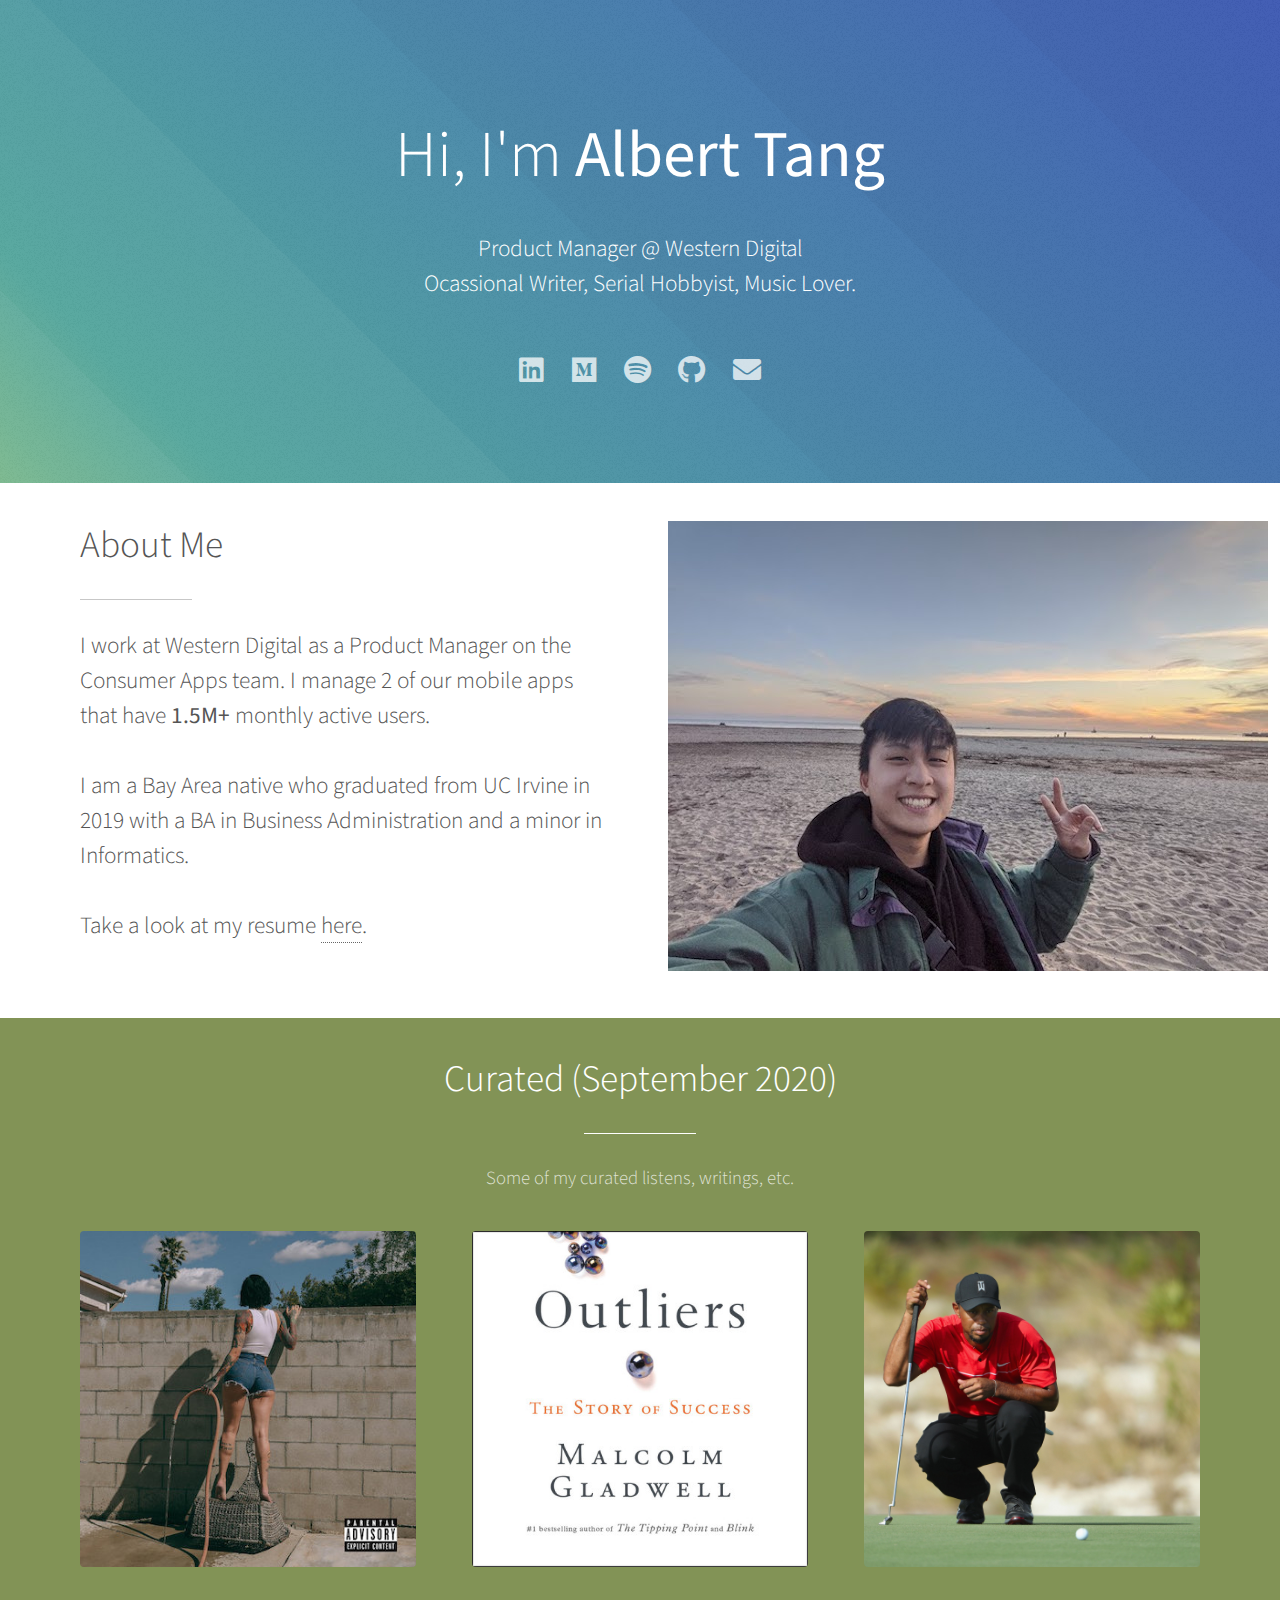
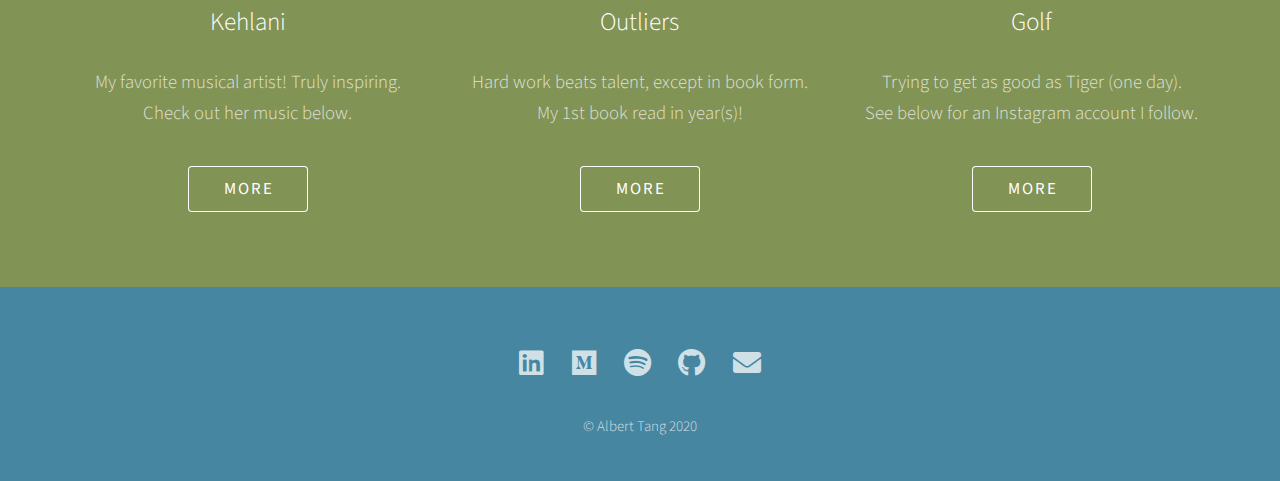
<file: albertwtang (Sept-20)/index.html>
<!DOCTYPE HTML>
<!--
	Photon by HTML5 UP
	html5up.net | @ajlkn
	Free for personal and commercial use under the CCA 3.0 license (html5up.net/license)
-->
<html>
	<head>
        
        <!-- Global site tag (gtag.js) - Google Analytics -->
        <script async src="https://www.googletagmanager.com/gtag/js?id=UA-179601461-1"></script>
        <script>
            window.dataLayer = window.dataLayer || [];
            function gtag(){dataLayer.push(arguments);}
            gtag('js', new Date());

            gtag('config', 'UA-179601461-1');
        </script>

		<title>Albert Tang</title>
		<meta charset="utf-8" />
		<meta name="viewport" content="width=device-width, initial-scale=1" />
		<link rel="stylesheet" href="assets/css/main.css" />
		<noscript><link rel="stylesheet" href="assets/css/noscript.css" /></noscript>
        <link href="images/it-me.png" rel="icon">
        
	</head>

		<!-- Header -->
			<section id="header">
				<div class="inner">
					<h1>Hi, I'm <strong>Albert Tang</strong></h1><br />
					<h4>Product Manager @ Western Digital<br />
                        Ocassional Writer, Serial Hobbyist, Music Lover.</h4><br />
                <ul  class="icons">
					<li><a href="https://www.linkedin.com/in/albertwtang/" class="icon brands alt fa-linkedin"target="_blank"><span class="label">LinkedIn</span></a></li>
                    <li><a href="https://medium.com/@albert.tang100"target="_blank" class="icon brands alt fa-medium"><span class="label">Medium</span></a></li>
					<li><a href="https://open.spotify.com/user/albztang/"target="_blank" class="icon brands alt fa-spotify"><span class="label">Spotify</span></a></li>
					<li><a href="https://github.com/albertwt"target="_blank" class="icon brands alt fa-github"><span class="label">GitHub</span></a></li>
					<li><a href="mailto:albert.tang100@gmail.com" class="icon solid alt fa-envelope"><span class="label">Email</span></a></li>
				</div>
			</section>

		<!-- One -->
			<section id="one" class="main style1">
				<div class="container">
					<div class="row gtr-150">
						<div class="col-6 col-12-medium">
							<header class="major">
								<h2> About Me </h2>
							</header>
                            <h4>I work at Western Digital as a Product Manager on the Consumer Apps team. I manage 2 of our mobile apps that have <b> 1.5M+ </b>monthly active users. <br /><br /> I am a Bay Area native who graduated from UC Irvine in 2019 with a BA in Business Administration and a minor in Informatics. <br /><br /> Take a look at my resume <a href="images/alberttang_resume.pdf"target="_blank"> here</a>.</h4>
						</div>
						<div class="col-6 col-12-medium imp-medium">
							<img src="images/alby.jpg" alt="" /></span>
						</div>
					</div>
				</div>
			</section>

		<!-- Two -->
			<!--<section id="two" class="main style2">
				<div class="container">
					<div class="row gtr-150">
						<div class="col-6 col-12-medium">
							<ul class="major-icons">
								<li><span class="icon solid style1 major fa-code"></span></li>
								<li><span class="icon solid style2 major fa-bolt"></span></li>
								<li><span class="icon solid style3 major fa-camera-retro"></span></li>
								<li><span class="icon solid style4 major fa-cog"></span></li>
								<li><span class="icon solid style5 major fa-desktop"></span></li>
								<li><span class="icon solid style6 major fa-calendar"></span></li>
							</ul>
						</div>
						<div class="col-6 col-12-medium">
							<header class="major">
								<h2>Lorem ipsum dolor adipiscing<br />
								amet dolor consequat</h2>
							</header>
							<p>Adipiscing a commodo ante nunc accumsan interdum mi ante adipiscing. A nunc lobortis non nisl amet vis volutpat aclacus nascetur ac non. Lorem curae eu ante amet sapien in tempus ac. Adipiscing id accumsan adipiscing ipsum.</p>
							<p>Blandit faucibus proin. Ac aliquam integer adipiscing enim non praesent vis commodo nunc phasellus cubilia ac risus accumsan. Accumsan blandit. Lobortis phasellus non lobortis dit varius mi varius accumsan lobortis. Blandit ante aliquam lacinia lorem lobortis semper morbi col faucibus vitae integer placerat accumsan orci eu mi odio tempus adipiscing adipiscing adipiscing curae consequat feugiat etiam dolore.</p>
							<p>Adipiscing a commodo ante nunc accumsan interdum mi ante adipiscing. A nunc lobortis non nisl amet vis volutpat aclacus nascetur ac non. Lorem curae eu ante amet sapien in tempus ac. Adipiscing id accumsan adipiscing ipsum.</p>
						</div>
					</div>
				</div>
			</section>

		<!-- Three -->
			<section id="three" class="main style2 special">
				<div class="container">
					<header class="major">
						<h2>Curated (September 2020)</h2>
					</header>
					<p>Some of my curated listens, writings, etc.</p>
					<div class="row gtr-150">
						<div class="col-4 col-12-medium">
							<span class="image fit"><img src="images/kehlani.jpg" alt="" /></span>
							<h3>Kehlani</h3>
							<p>My favorite musical artist! Truly inspiring. <br /> Check out her music below.</p>
                            <ul class="actions special">
								<li><a href="https://open.spotify.com/artist/0cGUm45nv7Z6M6qdXYQGTX?si=glj2-BetSSq3watuECh8Lg"target="_blank" class="button">More</a></li>
							</ul>
						</div>
						<div class="col-4 col-12-medium">
							<span class="image fit"><img src="images/outliers.jpg" alt="" /></span>
							<h3>Outliers</h3>
							<p>Hard work beats talent, except in book form. <br /> My 1st book read in year(s)!</p>
							<ul class="actions special">
								<li><a href="https://www.amazon.com/Outliers-Story-Success-Malcolm-Gladwell/dp/0316017930"target="_blank" class="button">More</a></li>
							</ul>
						</div>
						<div class="col-4 col-12-medium">
							<span class="image fit"><img src="images/golf.jpg" alt="" /></span>
							<h3>Golf</h3>
							<p>Trying to get as good as Tiger (one day). <br />See below for an Instagram account I follow.</p>
							<ul class="actions special">
								<li><a href="https://www.instagram.com/swinglinegolf/"target="_blank" class="button">More</a></li>
							</ul>
						</div>
					</div>
				</div>
			</section>

		<!-- Four -->
		<!--	<section id="four" class="main style2 special">
				<div class="container">
					<header class="major">
						<h2>Ipsum feugiat consequat?</h2>
					</header>
					<p>Sed lacus nascetur ac ante amet sapien.</p>
					<ul class="actions special">
						<li><a href="#" class="button wide primary">Sign Up</a></li>
						<li><a href="#" class="button wide">Learn More</a></li>
					</ul>
				</div>
			</section>
                    -->

		<!-- Five -->
		<!--
			<section id="five" class="main style1">
				<div class="container">
					<header class="major special">
						<h2>Elements</h2>
					</header>

					<section>
						<h4>Text</h4>
						<p>This is <b>bold</b> and this is <strong>strong</strong>. This is <i>italic</i> and this is <em>emphasized</em>.
						This is <sup>superscript</sup> text and this is <sub>subscript</sub> text.
						This is <u>underlined</u> and this is code: <code>for (;;) { ... }</code>. Finally, <a href="#">this is a link</a>.</p>
						<hr />
						<header>
							<h4>Heading with a Subtitle</h4>
							<p>Lorem ipsum dolor sit amet nullam id egestas urna aliquam</p>
						</header>
						<p>Nunc lacinia ante nunc ac lobortis. Interdum adipiscing gravida odio porttitor sem non mi integer non faucibus ornare mi ut ante amet placerat aliquet. Volutpat eu sed ante lacinia sapien lorem accumsan varius montes viverra nibh in adipiscing blandit tempus accumsan.</p>
						<header>
							<h5>Heading with a Subtitle</h5>
							<p>Lorem ipsum dolor sit amet nullam id egestas urna aliquam</p>
						</header>
						<p>Nunc lacinia ante nunc ac lobortis. Interdum adipiscing gravida odio porttitor sem non mi integer non faucibus ornare mi ut ante amet placerat aliquet. Volutpat eu sed ante lacinia sapien lorem accumsan varius montes viverra nibh in adipiscing blandit tempus accumsan.</p>
						<hr />
						<h2>Heading Level 2</h2>
						<h3>Heading Level 3</h3>
						<h4>Heading Level 4</h4>
						<h5>Heading Level 5</h5>
						<h6>Heading Level 6</h6>
						<hr />
						<h5>Blockquote</h5>
						<blockquote>Fringilla nisl. Donec accumsan interdum nisi, quis tincidunt felis sagittis eget tempus euismod. Vestibulum ante ipsum primis in faucibus vestibulum. Blandit adipiscing eu felis iaculis volutpat ac adipiscing accumsan faucibus. Vestibulum ante ipsum primis in faucibus lorem ipsum dolor sit amet nullam adipiscing eu felis.</blockquote>
						<h5>Preformatted</h5>
						<pre><code>i = 0;

while (!deck.isInOrder()) {
print 'Iteration ' + i;
deck.shuffle();
i++;
}

print 'It took ' + i + ' iterations to sort the deck.';</code></pre>
					</section>

					<section>
						<h4>Lists</h4>
						<div class="row">
							<div class="col-6 col-12-medium">
								<h5>Unordered</h5>
								<ul>
									<li>Dolor pulvinar etiam.</li>
									<li>Sagittis adipiscing.</li>
									<li>Felis enim feugiat.</li>
								</ul>
								<h5>Alternate</h5>
								<ul class="alt">
									<li>Dolor pulvinar etiam.</li>
									<li>Sagittis adipiscing.</li>
									<li>Felis enim feugiat.</li>
								</ul>
							</div>
							<div class="col-6 col-12-medium">
								<h5>Ordered</h5>
								<ol>
									<li>Dolor pulvinar etiam.</li>
									<li>Etiam vel felis viverra.</li>
									<li>Felis enim feugiat.</li>
									<li>Dolor pulvinar etiam.</li>
									<li>Etiam vel felis lorem.</li>
									<li>Felis enim et feugiat.</li>
								</ol>
								<h5>Icons</h5>
								<ul class="icons">
									<li><a href="#" class="icon brands fa-twitter"><span class="label">Twitter</span></a></li>
									<li><a href="#" class="icon brands fa-facebook-f"><span class="label">Facebook</span></a></li>
									<li><a href="#" class="icon brands fa-instagram"><span class="label">Instagram</span></a></li>
									<li><a href="#" class="icon brands fa-github"><span class="label">Github</span></a></li>
								</ul>
							</div>
						</div>
						<h5>Actions</h5>
						<div class="row">
							<div class="col-6 col-12-medium">
								<ul class="actions">
									<li><a href="#" class="button primary">Default</a></li>
									<li><a href="#" class="button">Default</a></li>
								</ul>
								<ul class="actions small">
									<li><a href="#" class="button primary small">Small</a></li>
									<li><a href="#" class="button small">Small</a></li>
								</ul>
								<ul class="actions stacked">
									<li><a href="#" class="button primary">Default</a></li>
									<li><a href="#" class="button">Default</a></li>
								</ul>
								<ul class="actions stacked">
									<li><a href="#" class="button primary small">Small</a></li>
									<li><a href="#" class="button small">Small</a></li>
								</ul>
							</div>
							<div class="col-6 col-12-medium">
								<ul class="actions stacked">
									<li><a href="#" class="button primary fit">Default</a></li>
									<li><a href="#" class="button fit">Default</a></li>
								</ul>
								<ul class="actions stacked">
									<li><a href="#" class="button primary small fit">Small</a></li>
									<li><a href="#" class="button small fit">Small</a></li>
								</ul>
							</div>
						</div>
					</section>

					<section>
						<h4>Table</h4>
						<h5>Default</h5>
						<div class="table-wrapper">
							<table>
								<thead>
									<tr>
										<th>Name</th>
										<th>Description</th>
										<th>Price</th>
									</tr>
								</thead>
								<tbody>
									<tr>
										<td>Item One</td>
										<td>Ante turpis integer aliquet porttitor.</td>
										<td>29.99</td>
									</tr>
									<tr>
										<td>Item Two</td>
										<td>Vis ac commodo adipiscing arcu aliquet.</td>
										<td>19.99</td>
									</tr>
									<tr>
										<td>Item Three</td>
										<td> Morbi faucibus arcu accumsan lorem.</td>
										<td>29.99</td>
									</tr>
									<tr>
										<td>Item Four</td>
										<td>Vitae integer tempus condimentum.</td>
										<td>19.99</td>
									</tr>
									<tr>
										<td>Item Five</td>
										<td>Ante turpis integer aliquet porttitor.</td>
										<td>29.99</td>
									</tr>
								</tbody>
								<tfoot>
									<tr>
										<td colspan="2"></td>
										<td>100.00</td>
									</tr>
								</tfoot>
							</table>
						</div>

						<h5>Alternate</h5>
						<div class="table-wrapper">
							<table class="alt">
								<thead>
									<tr>
										<th>Name</th>
										<th>Description</th>
										<th>Price</th>
									</tr>
								</thead>
								<tbody>
									<tr>
										<td>Item One</td>
										<td>Ante turpis integer aliquet porttitor.</td>
										<td>29.99</td>
									</tr>
									<tr>
										<td>Item Two</td>
										<td>Vis ac commodo adipiscing arcu aliquet.</td>
										<td>19.99</td>
									</tr>
									<tr>
										<td>Item Three</td>
										<td> Morbi faucibus arcu accumsan lorem.</td>
										<td>29.99</td>
									</tr>
									<tr>
										<td>Item Four</td>
										<td>Vitae integer tempus condimentum.</td>
										<td>19.99</td>
									</tr>
									<tr>
										<td>Item Five</td>
										<td>Ante turpis integer aliquet porttitor.</td>
										<td>29.99</td>
									</tr>
								</tbody>
								<tfoot>
									<tr>
										<td colspan="2"></td>
										<td>100.00</td>
									</tr>
								</tfoot>
							</table>
						</div>
					</section>

					<section>
						<h4>Buttons</h4>
						<ul class="actions">
							<li><a href="#" class="button primary">Primary</a></li>
							<li><a href="#" class="button">Default</a></li>
						</ul>
						<ul class="actions">
							<li><a href="#" class="button large">Large</a></li>
							<li><a href="#" class="button">Default</a></li>
							<li><a href="#" class="button small">Small</a></li>
						</ul>
						<ul class="actions fit">
							<li><a href="#" class="button fit">Fit</a></li>
							<li><a href="#" class="button primary fit">Fit</a></li>
							<li><a href="#" class="button fit">Fit</a></li>
						</ul>
						<ul class="actions fit small">
							<li><a href="#" class="button primary fit small">Fit + Small</a></li>
							<li><a href="#" class="button fit small">Fit + Small</a></li>
							<li><a href="#" class="button primary fit small">Fit + Small</a></li>
						</ul>
						<ul class="actions">
							<li><a href="#" class="button primary icon solid fa-download">Icon</a></li>
							<li><a href="#" class="button icon solid fa-download">Icon</a></li>
						</ul>
						<ul class="actions">
							<li><span class="button primary disabled">Disabled</span></li>
							<li><span class="button disabled">Disabled</span></li>
						</ul>
					</section>

					<section>
						<h4>Form</h4>
						<form method="post" action="#">
							<div class="row gtr-uniform gtr-50">
								<div class="col-6 col-12-xsmall">
									<input type="text" name="demo-name" id="demo-name" value="" placeholder="Name" />
								</div>
								<div class="col-6 col-12-xsmall">
									<input type="email" name="demo-email" id="demo-email" value="" placeholder="Email" />
								</div>
								<div class="col-12">
									<select name="demo-category" id="demo-category">
										<option value="">- Category -</option>
										<option value="1">Manufacturing</option>
										<option value="1">Shipping</option>
										<option value="1">Administration</option>
										<option value="1">Human Resources</option>
									</select>
								</div>
								<div class="col-4 col-12-small">
									<input type="radio" id="demo-priority-low" name="demo-priority" checked>
									<label for="demo-priority-low">Low</label>
								</div>
								<div class="col-4 col-12-small">
									<input type="radio" id="demo-priority-normal" name="demo-priority">
									<label for="demo-priority-normal">Normal</label>
								</div>
								<div class="col-4 col-12-small">
									<input type="radio" id="demo-priority-high" name="demo-priority">
									<label for="demo-priority-high">High</label>
								</div>
								<div class="col-6 col-12-small">
									<input type="checkbox" id="demo-copy" name="demo-copy">
									<label for="demo-copy">Email me a copy</label>
								</div>
								<div class="col-6 col-12-small">
									<input type="checkbox" id="demo-human" name="demo-human" checked>
									<label for="demo-human">Not a robot</label>
								</div>
								<div class="col-12">
									<textarea name="demo-message" id="demo-message" placeholder="Enter your message" rows="6"></textarea>
								</div>
								<div class="col-12">
									<ul class="actions">
										<li><input type="submit" value="Send Message" class="primary" /></li>
										<li><input type="reset" value="Reset" /></li>
									</ul>
								</div>
							</div>
						</form>
					</section>

					<section>
						<h4>Image</h4>
						<h5>Fit</h5>
						<div class="box alt">
							<div class="row gtr-uniform gtr-50">
								<div class="col-12"><span class="image fit"><img src="images/pic06.jpg" alt="" /></span></div>
								<div class="col-4"><span class="image fit"><img src="images/pic02.jpg" alt="" /></span></div>
								<div class="col-4"><span class="image fit"><img src="images/pic03.jpg" alt="" /></span></div>
								<div class="col-4"><span class="image fit"><img src="images/pic04.jpg" alt="" /></span></div>
								<div class="col-4"><span class="image fit"><img src="images/pic03.jpg" alt="" /></span></div>
								<div class="col-4"><span class="image fit"><img src="images/pic04.jpg" alt="" /></span></div>
								<div class="col-4"><span class="image fit"><img src="images/pic02.jpg" alt="" /></span></div>
								<div class="col-4"><span class="image fit"><img src="images/pic04.jpg" alt="" /></span></div>
								<div class="col-4"><span class="image fit"><img src="images/pic02.jpg" alt="" /></span></div>
								<div class="col-4"><span class="image fit"><img src="images/pic03.jpg" alt="" /></span></div>
							</div>
						</div>
						<h5>Left &amp; Right</h5>
						<p><span class="image left"><img src="images/pic05.jpg" alt="" /></span>Fringilla nisl. Donec accumsan interdum nisi, quis tincidunt felis sagittis eget. tempus euismod. Vestibulum ante ipsum primis in faucibus vestibulum. Blandit adipiscing eu felis iaculis volutpat ac adipiscing accumsan eu faucibus. Integer ac pellentesque praesent tincidunt felis sagittis eget. tempus euismod. Vestibulum ante ipsum primis in faucibus vestibulum. Blandit adipiscing eu felis iaculis volutpat ac adipiscing accumsan eu faucibus. Integer ac pellentesque praesent. Donec accumsan interdum nisi, quis tincidunt felis sagittis eget. tempus euismod. Vestibulum ante ipsum primis in faucibus vestibulum. Blandit adipiscing eu felis iaculis volutpat ac adipiscing accumsan eu faucibus. Integer ac pellentesque praesent tincidunt felis sagittis eget. tempus euismod. Vestibulum ante ipsum primis in faucibus vestibulum. Blandit adipiscing eu felis iaculis volutpat ac adipiscing accumsan eu faucibus. Integer ac pellentesque praesent. Blandit adipiscing eu felis iaculis volutpat ac adipiscing accumsan eu faucibus. Integer ac pellentesque praesent tincidunt felis sagittis eget. tempus euismod. Vestibulum ante ipsum primis in faucibus vestibulum. Blandit adipiscing eu felis iaculis volutpat ac adipiscing accumsan eu faucibus. Integer ac pellentesque praesent.</p>
						<p><span class="image right"><img src="images/pic05.jpg" alt="" /></span>Fringilla nisl. Donec accumsan interdum nisi, quis tincidunt felis sagittis eget. tempus euismod. Vestibulum ante ipsum primis in faucibus vestibulum. Blandit adipiscing eu felis iaculis volutpat ac adipiscing accumsan eu faucibus. Integer ac pellentesque praesent tincidunt felis sagittis eget. tempus euismod. Vestibulum ante ipsum primis in faucibus vestibulum. Blandit adipiscing eu felis iaculis volutpat ac adipiscing accumsan eu faucibus. Integer ac pellentesque praesent. Donec accumsan interdum nisi, quis tincidunt felis sagittis eget. tempus euismod. Vestibulum ante ipsum primis in faucibus vestibulum. Blandit adipiscing eu felis iaculis volutpat ac adipiscing accumsan eu faucibus. Integer ac pellentesque praesent tincidunt felis sagittis eget. tempus euismod. Vestibulum ante ipsum primis in faucibus vestibulum. Blandit adipiscing eu felis iaculis volutpat ac adipiscing accumsan eu faucibus. Integer ac pellentesque praesent. Blandit adipiscing eu felis iaculis volutpat ac adipiscing accumsan eu faucibus. Integer ac pellentesque praesent tincidunt felis sagittis eget. tempus euismod. Vestibulum ante ipsum primis in faucibus vestibulum. Blandit adipiscing eu felis iaculis volutpat ac adipiscing accumsan eu faucibus. Integer ac pellentesque praesent.</p>
					</section>

				</div>
			</section>

	   </ul>
					<ul class="actions special">
						<li><a href="#one" class="button scrolly">Discover</a></li>
					</ul>

		<!-- Footer -->
			<section id="footer">
				<ul class="icons">
				    <li><a href="https://www.linkedin.com/in/albertwtang/" class="icon brands alt fa-linkedin"target="_blank"><span class="label">LinkedIn</span></a></li>
                    <li><a href="https://medium.com/@albert.tang100"target="_blank" class="icon brands alt fa-medium"><span class="label">Medium</span></a></li>
					<li><a href="https://open.spotify.com/user/albztang/"target="_blank" class="icon brands alt fa-spotify"><span class="label">Spotify</span></a></li>
					<li><a href="https://github.com/albertwt"target="_blank" class="icon brands alt fa-github"><span class="label">GitHub</span></a></li>
					<li><a href="mailto:albert.tang100@gmail.com" class="icon solid alt fa-envelope"><span class="label">Email</span></a></li>
				</ul>
				<ul class="copyright">
					<li>&copy; Albert Tang 2020 </li>
				</ul>
			</section>

		<!-- Scripts -->
			<script src="assets/js/jquery.min.js"></script>
			<script src="assets/js/jquery.scrolly.min.js"></script>
			<script src="assets/js/browser.min.js"></script>
			<script src="assets/js/breakpoints.min.js"></script>
			<script src="assets/js/util.js"></script>
			<script src="assets/js/main.js"></script>

	</body>
</html>
</file>
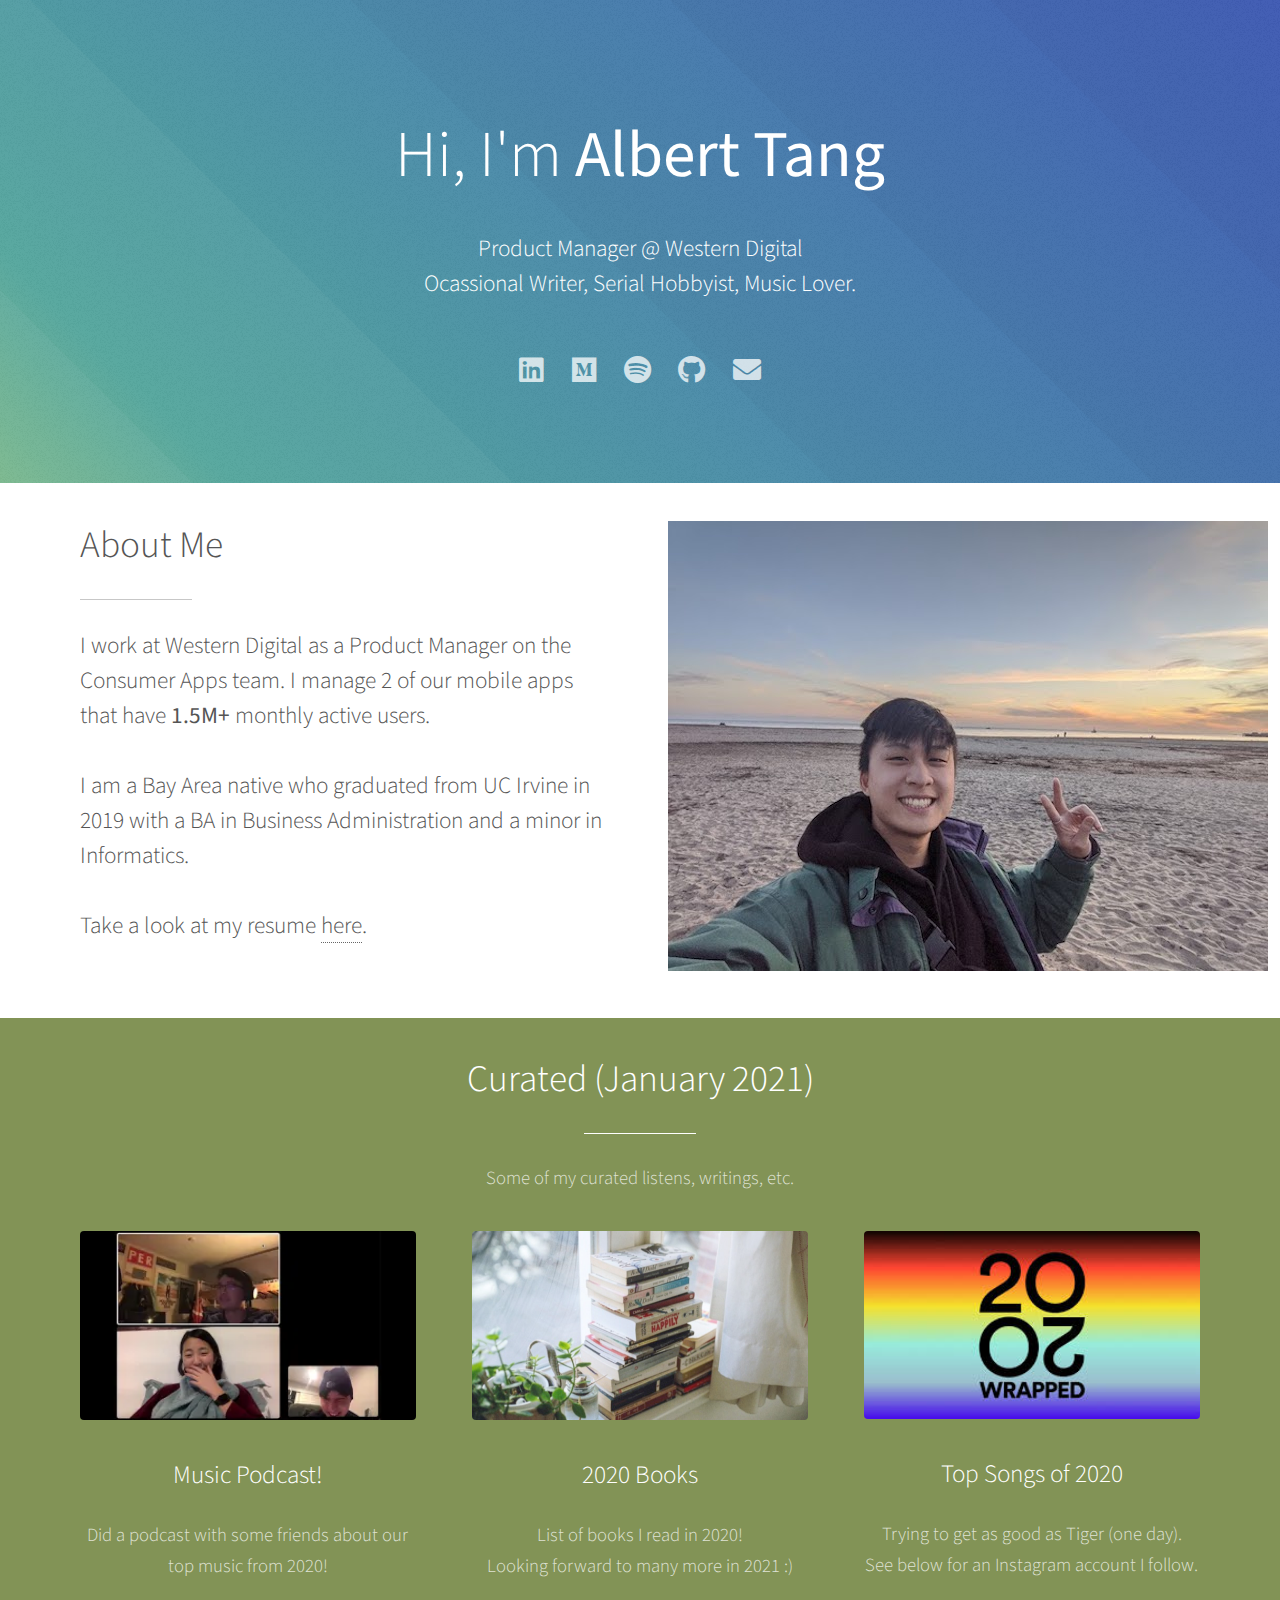
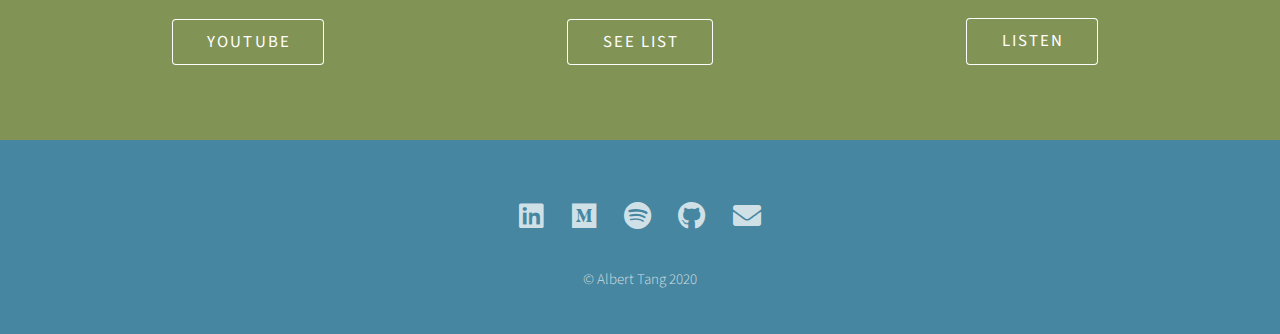
<file: albertwtang 2 (Jan-21)/index.html>
<!DOCTYPE HTML>
<!--
	Photon by HTML5 UP
	html5up.net | @ajlkn
	Free for personal and commercial use under the CCA 3.0 license (html5up.net/license)
-->
<html>
	<head>
        
        <!-- Global site tag (gtag.js) - Google Analytics -->
        <script async src="https://www.googletagmanager.com/gtag/js?id=UA-179601461-1"></script>
        <script>
            window.dataLayer = window.dataLayer || [];
            function gtag(){dataLayer.push(arguments);}
            gtag('js', new Date());

            gtag('config', 'UA-179601461-1');
        </script>

		<title>Albert Tang</title>
		<meta charset="utf-8" />
		<meta name="viewport" content="width=device-width, initial-scale=1" />
		<link rel="stylesheet" href="assets/css/main.css" />
		<noscript><link rel="stylesheet" href="assets/css/noscript.css" /></noscript>
        <link href="images/it-me.png" rel="icon">
        
	</head>

		<!-- Header -->
			<section id="header">
				<div class="inner">
					<h1>Hi, I'm <strong>Albert Tang</strong></h1><br />
					<h4>Product Manager @ Western Digital<br />
                        Ocassional Writer, Serial Hobbyist, Music Lover.</h4><br />
                <ul  class="icons">
					<li><a href="https://www.linkedin.com/in/albertwtang/" class="icon brands alt fa-linkedin"target="_blank"><span class="label">LinkedIn</span></a></li>
                    <li><a href="https://medium.com/@albert.tang100"target="_blank" class="icon brands alt fa-medium"><span class="label">Medium</span></a></li>
					<li><a href="https://open.spotify.com/user/albztang/"target="_blank" class="icon brands alt fa-spotify"><span class="label">Spotify</span></a></li>
					<li><a href="https://github.com/albertwt"target="_blank" class="icon brands alt fa-github"><span class="label">GitHub</span></a></li>
					<li><a href="mailto:albert.tang100@gmail.com" class="icon solid alt fa-envelope"><span class="label">Email</span></a></li>
				</div>
			</section>

		<!-- One -->
			<section id="one" class="main style1">
				<div class="container">
					<div class="row gtr-150">
						<div class="col-6 col-12-medium">
							<header class="major">
								<h2> About Me </h2>
							</header>
                            <h4>I work at Western Digital as a Product Manager on the Consumer Apps team. I manage 2 of our mobile apps that have <b> 1.5M+ </b>monthly active users. <br /><br /> I am a Bay Area native who graduated from UC Irvine in 2019 with a BA in Business Administration and a minor in Informatics. <br /><br /> Take a look at my resume <a href="images/Albert-Tang_Resume.pdf"target="_blank"> here</a>.</h4>
						</div>
						<div class="col-6 col-12-medium imp-medium">
							<img src="images/alby.jpg" alt="" /></span>
						</div>
					</div>
				</div>
			</section>

		<!-- Two -->
			<!--<section id="two" class="main style2">
				<div class="container">
					<div class="row gtr-150">
						<div class="col-6 col-12-medium">
							<ul class="major-icons">
								<li><span class="icon solid style1 major fa-code"></span></li>
								<li><span class="icon solid style2 major fa-bolt"></span></li>
								<li><span class="icon solid style3 major fa-camera-retro"></span></li>
								<li><span class="icon solid style4 major fa-cog"></span></li>
								<li><span class="icon solid style5 major fa-desktop"></span></li>
								<li><span class="icon solid style6 major fa-calendar"></span></li>
							</ul>
						</div>
						<div class="col-6 col-12-medium">
							<header class="major">
								<h2>Lorem ipsum dolor adipiscing<br />
								amet dolor consequat</h2>
							</header>
							<p>Adipiscing a commodo ante nunc accumsan interdum mi ante adipiscing. A nunc lobortis non nisl amet vis volutpat aclacus nascetur ac non. Lorem curae eu ante amet sapien in tempus ac. Adipiscing id accumsan adipiscing ipsum.</p>
							<p>Blandit faucibus proin. Ac aliquam integer adipiscing enim non praesent vis commodo nunc phasellus cubilia ac risus accumsan. Accumsan blandit. Lobortis phasellus non lobortis dit varius mi varius accumsan lobortis. Blandit ante aliquam lacinia lorem lobortis semper morbi col faucibus vitae integer placerat accumsan orci eu mi odio tempus adipiscing adipiscing adipiscing curae consequat feugiat etiam dolore.</p>
							<p>Adipiscing a commodo ante nunc accumsan interdum mi ante adipiscing. A nunc lobortis non nisl amet vis volutpat aclacus nascetur ac non. Lorem curae eu ante amet sapien in tempus ac. Adipiscing id accumsan adipiscing ipsum.</p>
						</div>
					</div>
				</div>
			</section>

		<!-- Three -->
			<section id="three" class="main style2 special">
				<div class="container">
					<header class="major">
						<h2>Curated (January 2021)</h2>
					</header>
					<p>Some of my curated listens, writings, etc.</p>
					<div class="row gtr-150">
						<div class="col-4 col-12-medium">
                            <span class="image fit"> <a href="https://youtu.be/Ye7eKi-6kQo"target="_blank"><img src="images/thumbnail.webp"></a>
                            </span>
							<h3>Music Podcast!</h3>
							<p>Did a podcast with some friends about our top music from 2020!<br /></p>
                            <ul class="actions special">
								<li><a href="https://youtu.be/Ye7eKi-6kQo"target="_blank" class="button">YOUTUBE</a></li>
							</ul>
						</div>
						<div class="col-4 col-12-medium">
                            <span class="image fit"><a href="https://sccl.bibliocommons.com/v2/users/228062737/shelves/completed"target="_blank"><img src="images/books.jpg" alt="" /></a></span>
							<h3>2020 Books</h3>
							<p> List of books I read in 2020! <br /> Looking forward to many more in 2021 :) </p>
							<ul class="actions special">
								<li><a href="https://sccl.bibliocommons.com/v2/users/228062737/shelves/completed"target="_blank" class="button">SEE LIST</a></li>
							</ul>
						</div>
						<div class="col-4 col-12-medium">
                            <span class="image fit"><a href="https://open.spotify.com/playlist/37i9dQZF1ELW7kbviuUs0W?si=VKYG4c0BQEWn92lmEECtlA"target="_blank"><img src="images/spotify.jpeg" alt="" /></a></span>
							<h3>Top Songs of 2020</h3>
							<p>Trying to get as good as Tiger (one day). <br />See below for an Instagram account I follow.</p>
							<ul class="actions special">
								<li><a href="https://open.spotify.com/playlist/37i9dQZF1ELW7kbviuUs0W?si=VKYG4c0BQEWn92lmEECtlA"target="_blank" class="button">LISTEN</a></li>
							</ul>
						</div>
					</div>
				</div>
			</section>

		<!-- Four -->
		<!--	<section id="four" class="main style2 special">
				<div class="container">
					<header class="major">
						<h2>Ipsum feugiat consequat?</h2>
					</header>
					<p>Sed lacus nascetur ac ante amet sapien.</p>
					<ul class="actions special">
						<li><a href="#" class="button wide primary">Sign Up</a></li>
						<li><a href="#" class="button wide">Learn More</a></li>
					</ul>
				</div>
			</section>
                    -->

		<!-- Five -->
		<!--
			<section id="five" class="main style1">
				<div class="container">
					<header class="major special">
						<h2>Elements</h2>
					</header>

					<section>
						<h4>Text</h4>
						<p>This is <b>bold</b> and this is <strong>strong</strong>. This is <i>italic</i> and this is <em>emphasized</em>.
						This is <sup>superscript</sup> text and this is <sub>subscript</sub> text.
						This is <u>underlined</u> and this is code: <code>for (;;) { ... }</code>. Finally, <a href="#">this is a link</a>.</p>
						<hr />
						<header>
							<h4>Heading with a Subtitle</h4>
							<p>Lorem ipsum dolor sit amet nullam id egestas urna aliquam</p>
						</header>
						<p>Nunc lacinia ante nunc ac lobortis. Interdum adipiscing gravida odio porttitor sem non mi integer non faucibus ornare mi ut ante amet placerat aliquet. Volutpat eu sed ante lacinia sapien lorem accumsan varius montes viverra nibh in adipiscing blandit tempus accumsan.</p>
						<header>
							<h5>Heading with a Subtitle</h5>
							<p>Lorem ipsum dolor sit amet nullam id egestas urna aliquam</p>
						</header>
						<p>Nunc lacinia ante nunc ac lobortis. Interdum adipiscing gravida odio porttitor sem non mi integer non faucibus ornare mi ut ante amet placerat aliquet. Volutpat eu sed ante lacinia sapien lorem accumsan varius montes viverra nibh in adipiscing blandit tempus accumsan.</p>
						<hr />
						<h2>Heading Level 2</h2>
						<h3>Heading Level 3</h3>
						<h4>Heading Level 4</h4>
						<h5>Heading Level 5</h5>
						<h6>Heading Level 6</h6>
						<hr />
						<h5>Blockquote</h5>
						<blockquote>Fringilla nisl. Donec accumsan interdum nisi, quis tincidunt felis sagittis eget tempus euismod. Vestibulum ante ipsum primis in faucibus vestibulum. Blandit adipiscing eu felis iaculis volutpat ac adipiscing accumsan faucibus. Vestibulum ante ipsum primis in faucibus lorem ipsum dolor sit amet nullam adipiscing eu felis.</blockquote>
						<h5>Preformatted</h5>
						<pre><code>i = 0;

while (!deck.isInOrder()) {
print 'Iteration ' + i;
deck.shuffle();
i++;
}

print 'It took ' + i + ' iterations to sort the deck.';</code></pre>
					</section>

					<section>
						<h4>Lists</h4>
						<div class="row">
							<div class="col-6 col-12-medium">
								<h5>Unordered</h5>
								<ul>
									<li>Dolor pulvinar etiam.</li>
									<li>Sagittis adipiscing.</li>
									<li>Felis enim feugiat.</li>
								</ul>
								<h5>Alternate</h5>
								<ul class="alt">
									<li>Dolor pulvinar etiam.</li>
									<li>Sagittis adipiscing.</li>
									<li>Felis enim feugiat.</li>
								</ul>
							</div>
							<div class="col-6 col-12-medium">
								<h5>Ordered</h5>
								<ol>
									<li>Dolor pulvinar etiam.</li>
									<li>Etiam vel felis viverra.</li>
									<li>Felis enim feugiat.</li>
									<li>Dolor pulvinar etiam.</li>
									<li>Etiam vel felis lorem.</li>
									<li>Felis enim et feugiat.</li>
								</ol>
								<h5>Icons</h5>
								<ul class="icons">
									<li><a href="#" class="icon brands fa-twitter"><span class="label">Twitter</span></a></li>
									<li><a href="#" class="icon brands fa-facebook-f"><span class="label">Facebook</span></a></li>
									<li><a href="#" class="icon brands fa-instagram"><span class="label">Instagram</span></a></li>
									<li><a href="#" class="icon brands fa-github"><span class="label">Github</span></a></li>
								</ul>
							</div>
						</div>
						<h5>Actions</h5>
						<div class="row">
							<div class="col-6 col-12-medium">
								<ul class="actions">
									<li><a href="#" class="button primary">Default</a></li>
									<li><a href="#" class="button">Default</a></li>
								</ul>
								<ul class="actions small">
									<li><a href="#" class="button primary small">Small</a></li>
									<li><a href="#" class="button small">Small</a></li>
								</ul>
								<ul class="actions stacked">
									<li><a href="#" class="button primary">Default</a></li>
									<li><a href="#" class="button">Default</a></li>
								</ul>
								<ul class="actions stacked">
									<li><a href="#" class="button primary small">Small</a></li>
									<li><a href="#" class="button small">Small</a></li>
								</ul>
							</div>
							<div class="col-6 col-12-medium">
								<ul class="actions stacked">
									<li><a href="#" class="button primary fit">Default</a></li>
									<li><a href="#" class="button fit">Default</a></li>
								</ul>
								<ul class="actions stacked">
									<li><a href="#" class="button primary small fit">Small</a></li>
									<li><a href="#" class="button small fit">Small</a></li>
								</ul>
							</div>
						</div>
					</section>

					<section>
						<h4>Table</h4>
						<h5>Default</h5>
						<div class="table-wrapper">
							<table>
								<thead>
									<tr>
										<th>Name</th>
										<th>Description</th>
										<th>Price</th>
									</tr>
								</thead>
								<tbody>
									<tr>
										<td>Item One</td>
										<td>Ante turpis integer aliquet porttitor.</td>
										<td>29.99</td>
									</tr>
									<tr>
										<td>Item Two</td>
										<td>Vis ac commodo adipiscing arcu aliquet.</td>
										<td>19.99</td>
									</tr>
									<tr>
										<td>Item Three</td>
										<td> Morbi faucibus arcu accumsan lorem.</td>
										<td>29.99</td>
									</tr>
									<tr>
										<td>Item Four</td>
										<td>Vitae integer tempus condimentum.</td>
										<td>19.99</td>
									</tr>
									<tr>
										<td>Item Five</td>
										<td>Ante turpis integer aliquet porttitor.</td>
										<td>29.99</td>
									</tr>
								</tbody>
								<tfoot>
									<tr>
										<td colspan="2"></td>
										<td>100.00</td>
									</tr>
								</tfoot>
							</table>
						</div>

						<h5>Alternate</h5>
						<div class="table-wrapper">
							<table class="alt">
								<thead>
									<tr>
										<th>Name</th>
										<th>Description</th>
										<th>Price</th>
									</tr>
								</thead>
								<tbody>
									<tr>
										<td>Item One</td>
										<td>Ante turpis integer aliquet porttitor.</td>
										<td>29.99</td>
									</tr>
									<tr>
										<td>Item Two</td>
										<td>Vis ac commodo adipiscing arcu aliquet.</td>
										<td>19.99</td>
									</tr>
									<tr>
										<td>Item Three</td>
										<td> Morbi faucibus arcu accumsan lorem.</td>
										<td>29.99</td>
									</tr>
									<tr>
										<td>Item Four</td>
										<td>Vitae integer tempus condimentum.</td>
										<td>19.99</td>
									</tr>
									<tr>
										<td>Item Five</td>
										<td>Ante turpis integer aliquet porttitor.</td>
										<td>29.99</td>
									</tr>
								</tbody>
								<tfoot>
									<tr>
										<td colspan="2"></td>
										<td>100.00</td>
									</tr>
								</tfoot>
							</table>
						</div>
					</section>

					<section>
						<h4>Buttons</h4>
						<ul class="actions">
							<li><a href="#" class="button primary">Primary</a></li>
							<li><a href="#" class="button">Default</a></li>
						</ul>
						<ul class="actions">
							<li><a href="#" class="button large">Large</a></li>
							<li><a href="#" class="button">Default</a></li>
							<li><a href="#" class="button small">Small</a></li>
						</ul>
						<ul class="actions fit">
							<li><a href="#" class="button fit">Fit</a></li>
							<li><a href="#" class="button primary fit">Fit</a></li>
							<li><a href="#" class="button fit">Fit</a></li>
						</ul>
						<ul class="actions fit small">
							<li><a href="#" class="button primary fit small">Fit + Small</a></li>
							<li><a href="#" class="button fit small">Fit + Small</a></li>
							<li><a href="#" class="button primary fit small">Fit + Small</a></li>
						</ul>
						<ul class="actions">
							<li><a href="#" class="button primary icon solid fa-download">Icon</a></li>
							<li><a href="#" class="button icon solid fa-download">Icon</a></li>
						</ul>
						<ul class="actions">
							<li><span class="button primary disabled">Disabled</span></li>
							<li><span class="button disabled">Disabled</span></li>
						</ul>
					</section>

					<section>
						<h4>Form</h4>
						<form method="post" action="#">
							<div class="row gtr-uniform gtr-50">
								<div class="col-6 col-12-xsmall">
									<input type="text" name="demo-name" id="demo-name" value="" placeholder="Name" />
								</div>
								<div class="col-6 col-12-xsmall">
									<input type="email" name="demo-email" id="demo-email" value="" placeholder="Email" />
								</div>
								<div class="col-12">
									<select name="demo-category" id="demo-category">
										<option value="">- Category -</option>
										<option value="1">Manufacturing</option>
										<option value="1">Shipping</option>
										<option value="1">Administration</option>
										<option value="1">Human Resources</option>
									</select>
								</div>
								<div class="col-4 col-12-small">
									<input type="radio" id="demo-priority-low" name="demo-priority" checked>
									<label for="demo-priority-low">Low</label>
								</div>
								<div class="col-4 col-12-small">
									<input type="radio" id="demo-priority-normal" name="demo-priority">
									<label for="demo-priority-normal">Normal</label>
								</div>
								<div class="col-4 col-12-small">
									<input type="radio" id="demo-priority-high" name="demo-priority">
									<label for="demo-priority-high">High</label>
								</div>
								<div class="col-6 col-12-small">
									<input type="checkbox" id="demo-copy" name="demo-copy">
									<label for="demo-copy">Email me a copy</label>
								</div>
								<div class="col-6 col-12-small">
									<input type="checkbox" id="demo-human" name="demo-human" checked>
									<label for="demo-human">Not a robot</label>
								</div>
								<div class="col-12">
									<textarea name="demo-message" id="demo-message" placeholder="Enter your message" rows="6"></textarea>
								</div>
								<div class="col-12">
									<ul class="actions">
										<li><input type="submit" value="Send Message" class="primary" /></li>
										<li><input type="reset" value="Reset" /></li>
									</ul>
								</div>
							</div>
						</form>
					</section>

					<section>
						<h4>Image</h4>
						<h5>Fit</h5>
						<div class="box alt">
							<div class="row gtr-uniform gtr-50">
								<div class="col-12"><span class="image fit"><img src="images/pic06.jpg" alt="" /></span></div>
								<div class="col-4"><span class="image fit"><img src="images/pic02.jpg" alt="" /></span></div>
								<div class="col-4"><span class="image fit"><img src="images/pic03.jpg" alt="" /></span></div>
								<div class="col-4"><span class="image fit"><img src="images/pic04.jpg" alt="" /></span></div>
								<div class="col-4"><span class="image fit"><img src="images/pic03.jpg" alt="" /></span></div>
								<div class="col-4"><span class="image fit"><img src="images/pic04.jpg" alt="" /></span></div>
								<div class="col-4"><span class="image fit"><img src="images/pic02.jpg" alt="" /></span></div>
								<div class="col-4"><span class="image fit"><img src="images/pic04.jpg" alt="" /></span></div>
								<div class="col-4"><span class="image fit"><img src="images/pic02.jpg" alt="" /></span></div>
								<div class="col-4"><span class="image fit"><img src="images/pic03.jpg" alt="" /></span></div>
							</div>
						</div>
						<h5>Left &amp; Right</h5>
						<p><span class="image left"><img src="images/pic05.jpg" alt="" /></span>Fringilla nisl. Donec accumsan interdum nisi, quis tincidunt felis sagittis eget. tempus euismod. Vestibulum ante ipsum primis in faucibus vestibulum. Blandit adipiscing eu felis iaculis volutpat ac adipiscing accumsan eu faucibus. Integer ac pellentesque praesent tincidunt felis sagittis eget. tempus euismod. Vestibulum ante ipsum primis in faucibus vestibulum. Blandit adipiscing eu felis iaculis volutpat ac adipiscing accumsan eu faucibus. Integer ac pellentesque praesent. Donec accumsan interdum nisi, quis tincidunt felis sagittis eget. tempus euismod. Vestibulum ante ipsum primis in faucibus vestibulum. Blandit adipiscing eu felis iaculis volutpat ac adipiscing accumsan eu faucibus. Integer ac pellentesque praesent tincidunt felis sagittis eget. tempus euismod. Vestibulum ante ipsum primis in faucibus vestibulum. Blandit adipiscing eu felis iaculis volutpat ac adipiscing accumsan eu faucibus. Integer ac pellentesque praesent. Blandit adipiscing eu felis iaculis volutpat ac adipiscing accumsan eu faucibus. Integer ac pellentesque praesent tincidunt felis sagittis eget. tempus euismod. Vestibulum ante ipsum primis in faucibus vestibulum. Blandit adipiscing eu felis iaculis volutpat ac adipiscing accumsan eu faucibus. Integer ac pellentesque praesent.</p>
						<p><span class="image right"><img src="images/pic05.jpg" alt="" /></span>Fringilla nisl. Donec accumsan interdum nisi, quis tincidunt felis sagittis eget. tempus euismod. Vestibulum ante ipsum primis in faucibus vestibulum. Blandit adipiscing eu felis iaculis volutpat ac adipiscing accumsan eu faucibus. Integer ac pellentesque praesent tincidunt felis sagittis eget. tempus euismod. Vestibulum ante ipsum primis in faucibus vestibulum. Blandit adipiscing eu felis iaculis volutpat ac adipiscing accumsan eu faucibus. Integer ac pellentesque praesent. Donec accumsan interdum nisi, quis tincidunt felis sagittis eget. tempus euismod. Vestibulum ante ipsum primis in faucibus vestibulum. Blandit adipiscing eu felis iaculis volutpat ac adipiscing accumsan eu faucibus. Integer ac pellentesque praesent tincidunt felis sagittis eget. tempus euismod. Vestibulum ante ipsum primis in faucibus vestibulum. Blandit adipiscing eu felis iaculis volutpat ac adipiscing accumsan eu faucibus. Integer ac pellentesque praesent. Blandit adipiscing eu felis iaculis volutpat ac adipiscing accumsan eu faucibus. Integer ac pellentesque praesent tincidunt felis sagittis eget. tempus euismod. Vestibulum ante ipsum primis in faucibus vestibulum. Blandit adipiscing eu felis iaculis volutpat ac adipiscing accumsan eu faucibus. Integer ac pellentesque praesent.</p>
					</section>

				</div>
			</section>

	   </ul>
					<ul class="actions special">
						<li><a href="#one" class="button scrolly">Discover</a></li>
					</ul>

		<!-- Footer -->
			<section id="footer">
				<ul class="icons">
				    <li><a href="https://www.linkedin.com/in/albertwtang/" class="icon brands alt fa-linkedin"target="_blank"><span class="label">LinkedIn</span></a></li>
                    <li><a href="https://medium.com/@albert.tang100"target="_blank" class="icon brands alt fa-medium"><span class="label">Medium</span></a></li>
					<li><a href="https://open.spotify.com/user/albztang/"target="_blank" class="icon brands alt fa-spotify"><span class="label">Spotify</span></a></li>
					<li><a href="https://github.com/albertwt"target="_blank" class="icon brands alt fa-github"><span class="label">GitHub</span></a></li>
					<li><a href="mailto:albert.tang100@gmail.com" class="icon solid alt fa-envelope"><span class="label">Email</span></a></li>
				</ul>
				<ul class="copyright">
					<li>&copy; Albert Tang 2020 </li>
				</ul>
			</section>

		<!-- Scripts -->
			<script src="assets/js/jquery.min.js"></script>
			<script src="assets/js/jquery.scrolly.min.js"></script>
			<script src="assets/js/browser.min.js"></script>
			<script src="assets/js/breakpoints.min.js"></script>
			<script src="assets/js/util.js"></script>
			<script src="assets/js/main.js"></script>

	</body>
</html>
</file>
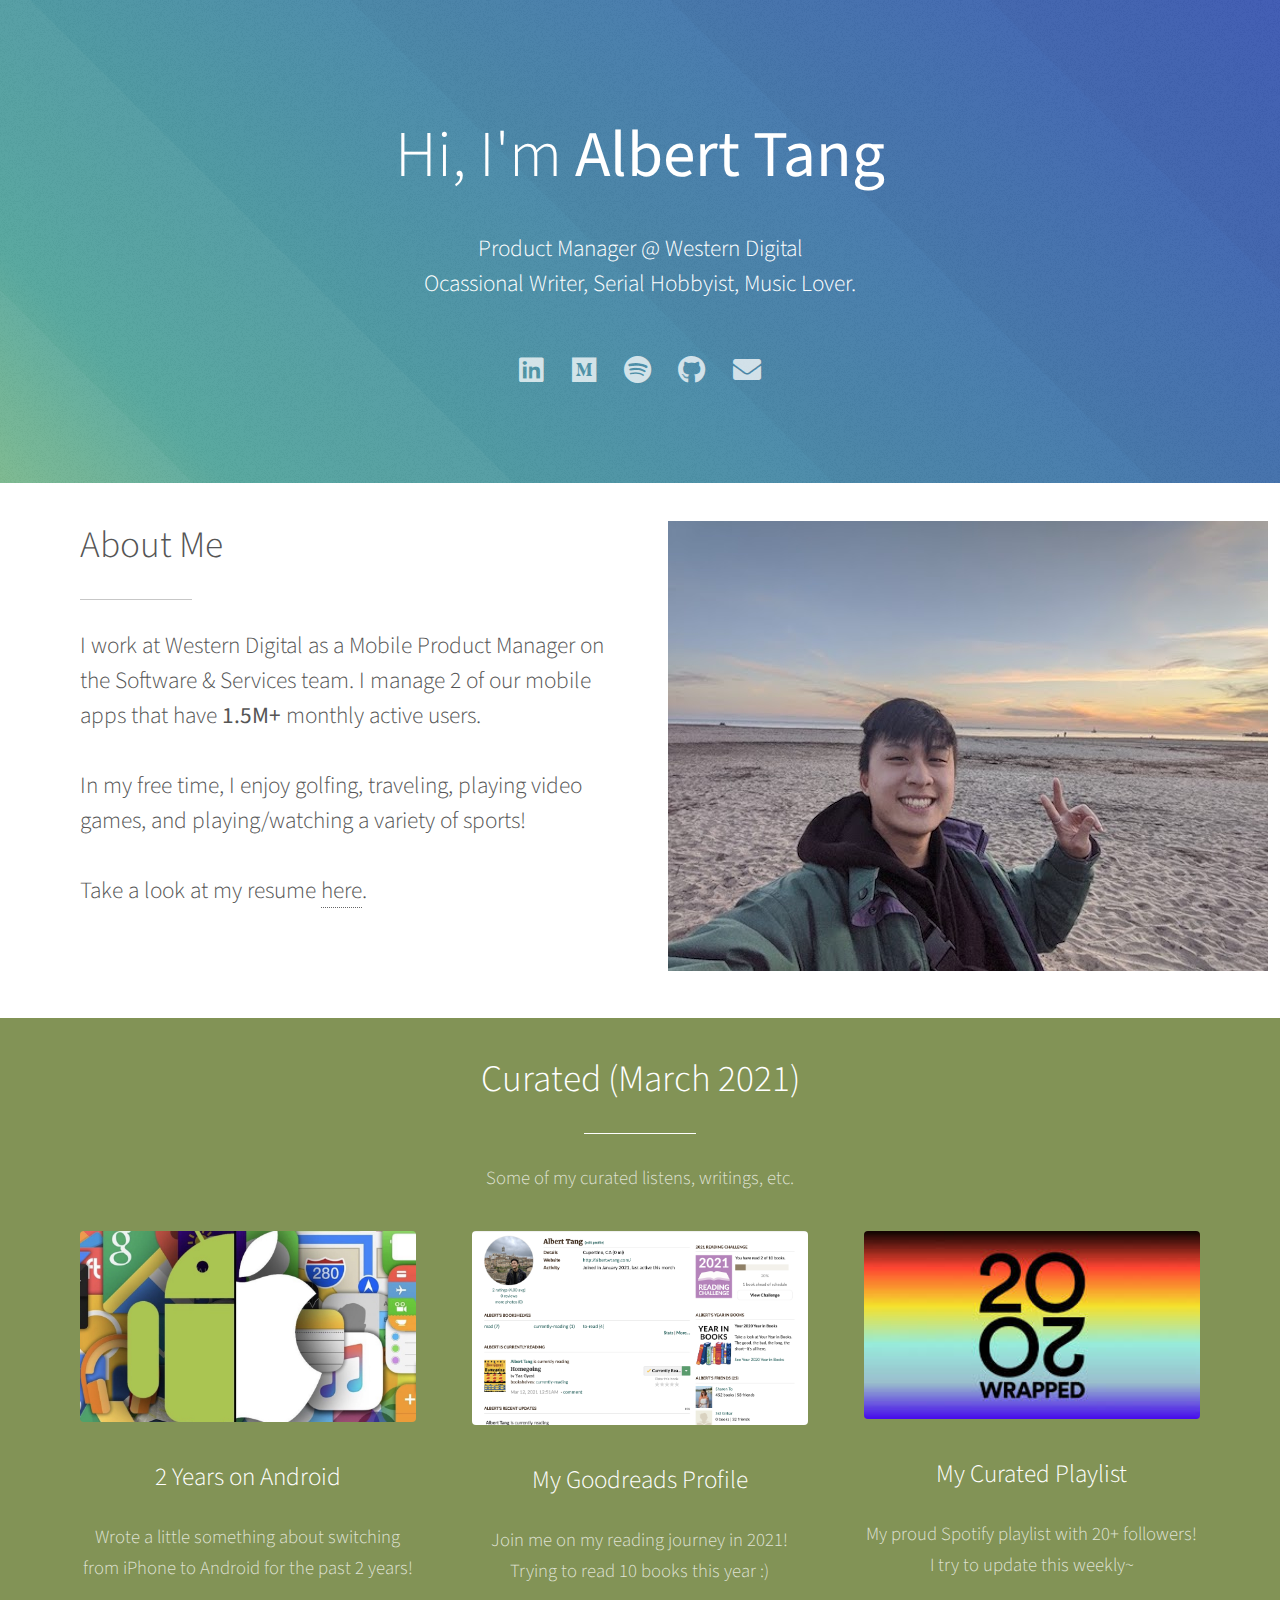
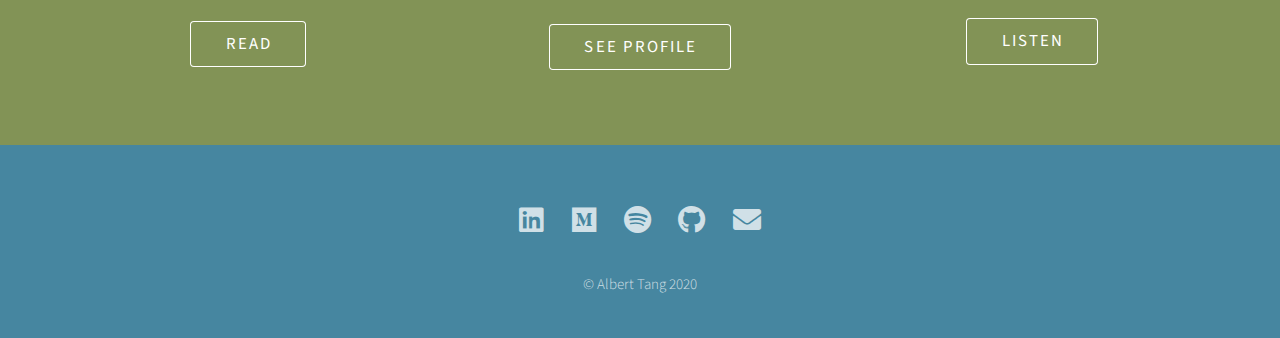
<file: albertwtang 3 (Mar-21)/index.html>
<!DOCTYPE HTML>
<!--
	Photon by HTML5 UP
	html5up.net | @ajlkn
	Free for personal and commercial use under the CCA 3.0 license (html5up.net/license)
-->
<html>
	<head>
        
        <!-- Global site tag (gtag.js) - Google Analytics -->
        <script async src="https://www.googletagmanager.com/gtag/js?id=UA-179601461-1"></script>
        <script>
            window.dataLayer = window.dataLayer || [];
            function gtag(){dataLayer.push(arguments);}
            gtag('js', new Date());

            gtag('config', 'UA-179601461-1');
        </script>

		<title>Albert Tang</title>
		<meta charset="utf-8" />
		<meta name="viewport" content="width=device-width, initial-scale=1" />
		<link rel="stylesheet" href="assets/css/main.css" />
		<noscript><link rel="stylesheet" href="assets/css/noscript.css" /></noscript>
        <link href="images/it-me.png" rel="icon">
        
	</head>

		<!-- Header -->
			<section id="header">
				<div class="inner">
					<h1>Hi, I'm <strong>Albert Tang</strong></h1><br />
					<h4>Product Manager @ Western Digital<br />
                        Ocassional Writer, Serial Hobbyist, Music Lover.</h4><br />
                <ul  class="icons">
					<li><a href="https://www.linkedin.com/in/albertwtang/" class="icon brands alt fa-linkedin"target="_blank"><span class="label">LinkedIn</span></a></li>
                    <li><a href="https://medium.com/@albert.tang100"target="_blank" class="icon brands alt fa-medium"><span class="label">Medium</span></a></li>
					<li><a href="https://open.spotify.com/user/albztang/"target="_blank" class="icon brands alt fa-spotify"><span class="label">Spotify</span></a></li>
					<li><a href="https://github.com/albertwt"target="_blank" class="icon brands alt fa-github"><span class="label">GitHub</span></a></li>
					<li><a href="mailto:albert.tang100@gmail.com" class="icon solid alt fa-envelope"><span class="label">Email</span></a></li>
				</div>
			</section>

		<!-- One -->
			<section id="one" class="main style1">
				<div class="container">
					<div class="row gtr-150">
						<div class="col-6 col-12-medium">
							<header class="major">
								<h2> About Me </h2>
							</header>
                            <h4>I work at Western Digital as a Mobile Product Manager on the Software & Services team. I manage 2 of our mobile apps that have <b> 1.5M+ </b>monthly active users. <br /><br /> In my free time, I enjoy golfing, traveling, playing video games, and playing/watching a variety of sports! <br /><br /> Take a look at my resume <a href="images/Albert-Tang_Resume.pdf"target="_blank"> here</a>.</h4>
						</div>
						<div class="col-6 col-12-medium imp-medium">
							<img src="images/alby.jpg" alt="" /></span>
						</div>
					</div>
				</div>
			</section>

		<!-- Two -->
			<!--<section id="two" class="main style2">
				<div class="container">
					<div class="row gtr-150">
						<div class="col-6 col-12-medium">
							<ul class="major-icons">
								<li><span class="icon solid style1 major fa-code"></span></li>
								<li><span class="icon solid style2 major fa-bolt"></span></li>
								<li><span class="icon solid style3 major fa-camera-retro"></span></li>
								<li><span class="icon solid style4 major fa-cog"></span></li>
								<li><span class="icon solid style5 major fa-desktop"></span></li>
								<li><span class="icon solid style6 major fa-calendar"></span></li>
							</ul>
						</div>
						<div class="col-6 col-12-medium">
							<header class="major">
								<h2>Lorem ipsum dolor adipiscing<br />
								amet dolor consequat</h2>
							</header>
							<p>Adipiscing a commodo ante nunc accumsan interdum mi ante adipiscing. A nunc lobortis non nisl amet vis volutpat aclacus nascetur ac non. Lorem curae eu ante amet sapien in tempus ac. Adipiscing id accumsan adipiscing ipsum.</p>
							<p>Blandit faucibus proin. Ac aliquam integer adipiscing enim non praesent vis commodo nunc phasellus cubilia ac risus accumsan. Accumsan blandit. Lobortis phasellus non lobortis dit varius mi varius accumsan lobortis. Blandit ante aliquam lacinia lorem lobortis semper morbi col faucibus vitae integer placerat accumsan orci eu mi odio tempus adipiscing adipiscing adipiscing curae consequat feugiat etiam dolore.</p>
							<p>Adipiscing a commodo ante nunc accumsan interdum mi ante adipiscing. A nunc lobortis non nisl amet vis volutpat aclacus nascetur ac non. Lorem curae eu ante amet sapien in tempus ac. Adipiscing id accumsan adipiscing ipsum.</p>
						</div>
					</div>
				</div>
			</section>

		<!-- Three -->
			<section id="three" class="main style2 special">
				<div class="container">
					<header class="major">
						<h2>Curated (March 2021)</h2>
					</header>
					<p>Some of my curated listens, writings, etc.</p>
					<div class="row gtr-150">
						<div class="col-4 col-12-medium">
                            <span class="image fit"> <a href="https://albert-tang100.medium.com/switching-from-iphone-to-android-2-years-later-3004ce0f0d87"target="_blank"><img src="images/android_to_apple.jpeg"></a>
                            </span>
							<h3> 2 Years on Android </h3>
							<p>Wrote a little something about switching from iPhone to Android for the past 2 years!<br /></p>
                            <ul class="actions special">
								<li><a href="https://albert-tang100.medium.com/switching-from-iphone-to-android-2-years-later-3004ce0f0d87"target="_blank" class="button">READ</a></li>
							</ul>
						</div>
						  <div class="col-4 col-12-medium">
                            <span class="image fit"><a href="https://www.goodreads.com/user/show/128665569-albert-tang"target="_blank"><img src="images/goodreads.png" alt="" /></a></span>
							<h3>My Goodreads Profile</h3>
							<p> Join me on my reading journey in 2021! <br /> Trying to read 10 books this year :) </p>
							<ul class="actions special">
								<li><a href="https://www.goodreads.com/user/show/128665569-albert-tang"target="_blank" class="button">SEE PROFILE</a></li>
							</ul>
						</div>
						<div class="col-4 col-12-medium">
                            <span class="image fit"><a href="https://open.spotify.com/playlist/37i9dQZF1ELW7kbviuUs0W?si=VKYG4c0BQEWn92lmEECtlA"target="_blank"><img src="images/spotify.jpeg" alt="" /></a></span>
							<h3>My Curated Playlist</h3>
							<p> My proud Spotify playlist with 20+ followers! <br /> I try to update this weekly~</p>
							<ul class="actions special">
                                <li><a href="https://open.spotify.com/playlist/37i9dQZF1ELW7kbviuUs0W?si=VKYG4c0BQEWn92lmEECtlA"target="_blank" class="button">LISTEN</a></li>
							</ul>
						</div>
					</div>
				</div>
			</section>

		<!-- Four -->
		<!--	<section id="four" class="main style2 special">
				<div class="container">
					<header class="major">
						<h2>Ipsum feugiat consequat?</h2>
					</header>
					<p>Sed lacus nascetur ac ante amet sapien.</p>
					<ul class="actions special">
						<li><a href="#" class="button wide primary">Sign Up</a></li>
						<li><a href="#" class="button wide">Learn More</a></li>
					</ul>
				</div>
			</section>
                    -->

		<!-- Five -->
		<!--
			<section id="five" class="main style1">
				<div class="container">
					<header class="major special">
						<h2>Elements</h2>
					</header>

					<section>
						<h4>Text</h4>
						<p>This is <b>bold</b> and this is <strong>strong</strong>. This is <i>italic</i> and this is <em>emphasized</em>.
						This is <sup>superscript</sup> text and this is <sub>subscript</sub> text.
						This is <u>underlined</u> and this is code: <code>for (;;) { ... }</code>. Finally, <a href="#">this is a link</a>.</p>
						<hr />
						<header>
							<h4>Heading with a Subtitle</h4>
							<p>Lorem ipsum dolor sit amet nullam id egestas urna aliquam</p>
						</header>
						<p>Nunc lacinia ante nunc ac lobortis. Interdum adipiscing gravida odio porttitor sem non mi integer non faucibus ornare mi ut ante amet placerat aliquet. Volutpat eu sed ante lacinia sapien lorem accumsan varius montes viverra nibh in adipiscing blandit tempus accumsan.</p>
						<header>
							<h5>Heading with a Subtitle</h5>
							<p>Lorem ipsum dolor sit amet nullam id egestas urna aliquam</p>
						</header>
						<p>Nunc lacinia ante nunc ac lobortis. Interdum adipiscing gravida odio porttitor sem non mi integer non faucibus ornare mi ut ante amet placerat aliquet. Volutpat eu sed ante lacinia sapien lorem accumsan varius montes viverra nibh in adipiscing blandit tempus accumsan.</p>
						<hr />
						<h2>Heading Level 2</h2>
						<h3>Heading Level 3</h3>
						<h4>Heading Level 4</h4>
						<h5>Heading Level 5</h5>
						<h6>Heading Level 6</h6>
						<hr />
						<h5>Blockquote</h5>
						<blockquote>Fringilla nisl. Donec accumsan interdum nisi, quis tincidunt felis sagittis eget tempus euismod. Vestibulum ante ipsum primis in faucibus vestibulum. Blandit adipiscing eu felis iaculis volutpat ac adipiscing accumsan faucibus. Vestibulum ante ipsum primis in faucibus lorem ipsum dolor sit amet nullam adipiscing eu felis.</blockquote>
						<h5>Preformatted</h5>
						<pre><code>i = 0;

while (!deck.isInOrder()) {
print 'Iteration ' + i;
deck.shuffle();
i++;
}

print 'It took ' + i + ' iterations to sort the deck.';</code></pre>
					</section>

					<section>
						<h4>Lists</h4>
						<div class="row">
							<div class="col-6 col-12-medium">
								<h5>Unordered</h5>
								<ul>
									<li>Dolor pulvinar etiam.</li>
									<li>Sagittis adipiscing.</li>
									<li>Felis enim feugiat.</li>
								</ul>
								<h5>Alternate</h5>
								<ul class="alt">
									<li>Dolor pulvinar etiam.</li>
									<li>Sagittis adipiscing.</li>
									<li>Felis enim feugiat.</li>
								</ul>
							</div>
							<div class="col-6 col-12-medium">
								<h5>Ordered</h5>
								<ol>
									<li>Dolor pulvinar etiam.</li>
									<li>Etiam vel felis viverra.</li>
									<li>Felis enim feugiat.</li>
									<li>Dolor pulvinar etiam.</li>
									<li>Etiam vel felis lorem.</li>
									<li>Felis enim et feugiat.</li>
								</ol>
								<h5>Icons</h5>
								<ul class="icons">
									<li><a href="#" class="icon brands fa-twitter"><span class="label">Twitter</span></a></li>
									<li><a href="#" class="icon brands fa-facebook-f"><span class="label">Facebook</span></a></li>
									<li><a href="#" class="icon brands fa-instagram"><span class="label">Instagram</span></a></li>
									<li><a href="#" class="icon brands fa-github"><span class="label">Github</span></a></li>
								</ul>
							</div>
						</div>
						<h5>Actions</h5>
						<div class="row">
							<div class="col-6 col-12-medium">
								<ul class="actions">
									<li><a href="#" class="button primary">Default</a></li>
									<li><a href="#" class="button">Default</a></li>
								</ul>
								<ul class="actions small">
									<li><a href="#" class="button primary small">Small</a></li>
									<li><a href="#" class="button small">Small</a></li>
								</ul>
								<ul class="actions stacked">
									<li><a href="#" class="button primary">Default</a></li>
									<li><a href="#" class="button">Default</a></li>
								</ul>
								<ul class="actions stacked">
									<li><a href="#" class="button primary small">Small</a></li>
									<li><a href="#" class="button small">Small</a></li>
								</ul>
							</div>
							<div class="col-6 col-12-medium">
								<ul class="actions stacked">
									<li><a href="#" class="button primary fit">Default</a></li>
									<li><a href="#" class="button fit">Default</a></li>
								</ul>
								<ul class="actions stacked">
									<li><a href="#" class="button primary small fit">Small</a></li>
									<li><a href="#" class="button small fit">Small</a></li>
								</ul>
							</div>
						</div>
					</section>

					<section>
						<h4>Table</h4>
						<h5>Default</h5>
						<div class="table-wrapper">
							<table>
								<thead>
									<tr>
										<th>Name</th>
										<th>Description</th>
										<th>Price</th>
									</tr>
								</thead>
								<tbody>
									<tr>
										<td>Item One</td>
										<td>Ante turpis integer aliquet porttitor.</td>
										<td>29.99</td>
									</tr>
									<tr>
										<td>Item Two</td>
										<td>Vis ac commodo adipiscing arcu aliquet.</td>
										<td>19.99</td>
									</tr>
									<tr>
										<td>Item Three</td>
										<td> Morbi faucibus arcu accumsan lorem.</td>
										<td>29.99</td>
									</tr>
									<tr>
										<td>Item Four</td>
										<td>Vitae integer tempus condimentum.</td>
										<td>19.99</td>
									</tr>
									<tr>
										<td>Item Five</td>
										<td>Ante turpis integer aliquet porttitor.</td>
										<td>29.99</td>
									</tr>
								</tbody>
								<tfoot>
									<tr>
										<td colspan="2"></td>
										<td>100.00</td>
									</tr>
								</tfoot>
							</table>
						</div>

						<h5>Alternate</h5>
						<div class="table-wrapper">
							<table class="alt">
								<thead>
									<tr>
										<th>Name</th>
										<th>Description</th>
										<th>Price</th>
									</tr>
								</thead>
								<tbody>
									<tr>
										<td>Item One</td>
										<td>Ante turpis integer aliquet porttitor.</td>
										<td>29.99</td>
									</tr>
									<tr>
										<td>Item Two</td>
										<td>Vis ac commodo adipiscing arcu aliquet.</td>
										<td>19.99</td>
									</tr>
									<tr>
										<td>Item Three</td>
										<td> Morbi faucibus arcu accumsan lorem.</td>
										<td>29.99</td>
									</tr>
									<tr>
										<td>Item Four</td>
										<td>Vitae integer tempus condimentum.</td>
										<td>19.99</td>
									</tr>
									<tr>
										<td>Item Five</td>
										<td>Ante turpis integer aliquet porttitor.</td>
										<td>29.99</td>
									</tr>
								</tbody>
								<tfoot>
									<tr>
										<td colspan="2"></td>
										<td>100.00</td>
									</tr>
								</tfoot>
							</table>
						</div>
					</section>

					<section>
						<h4>Buttons</h4>
						<ul class="actions">
							<li><a href="#" class="button primary">Primary</a></li>
							<li><a href="#" class="button">Default</a></li>
						</ul>
						<ul class="actions">
							<li><a href="#" class="button large">Large</a></li>
							<li><a href="#" class="button">Default</a></li>
							<li><a href="#" class="button small">Small</a></li>
						</ul>
						<ul class="actions fit">
							<li><a href="#" class="button fit">Fit</a></li>
							<li><a href="#" class="button primary fit">Fit</a></li>
							<li><a href="#" class="button fit">Fit</a></li>
						</ul>
						<ul class="actions fit small">
							<li><a href="#" class="button primary fit small">Fit + Small</a></li>
							<li><a href="#" class="button fit small">Fit + Small</a></li>
							<li><a href="#" class="button primary fit small">Fit + Small</a></li>
						</ul>
						<ul class="actions">
							<li><a href="#" class="button primary icon solid fa-download">Icon</a></li>
							<li><a href="#" class="button icon solid fa-download">Icon</a></li>
						</ul>
						<ul class="actions">
							<li><span class="button primary disabled">Disabled</span></li>
							<li><span class="button disabled">Disabled</span></li>
						</ul>
					</section>

					<section>
						<h4>Form</h4>
						<form method="post" action="#">
							<div class="row gtr-uniform gtr-50">
								<div class="col-6 col-12-xsmall">
									<input type="text" name="demo-name" id="demo-name" value="" placeholder="Name" />
								</div>
								<div class="col-6 col-12-xsmall">
									<input type="email" name="demo-email" id="demo-email" value="" placeholder="Email" />
								</div>
								<div class="col-12">
									<select name="demo-category" id="demo-category">
										<option value="">- Category -</option>
										<option value="1">Manufacturing</option>
										<option value="1">Shipping</option>
										<option value="1">Administration</option>
										<option value="1">Human Resources</option>
									</select>
								</div>
								<div class="col-4 col-12-small">
									<input type="radio" id="demo-priority-low" name="demo-priority" checked>
									<label for="demo-priority-low">Low</label>
								</div>
								<div class="col-4 col-12-small">
									<input type="radio" id="demo-priority-normal" name="demo-priority">
									<label for="demo-priority-normal">Normal</label>
								</div>
								<div class="col-4 col-12-small">
									<input type="radio" id="demo-priority-high" name="demo-priority">
									<label for="demo-priority-high">High</label>
								</div>
								<div class="col-6 col-12-small">
									<input type="checkbox" id="demo-copy" name="demo-copy">
									<label for="demo-copy">Email me a copy</label>
								</div>
								<div class="col-6 col-12-small">
									<input type="checkbox" id="demo-human" name="demo-human" checked>
									<label for="demo-human">Not a robot</label>
								</div>
								<div class="col-12">
									<textarea name="demo-message" id="demo-message" placeholder="Enter your message" rows="6"></textarea>
								</div>
								<div class="col-12">
									<ul class="actions">
										<li><input type="submit" value="Send Message" class="primary" /></li>
										<li><input type="reset" value="Reset" /></li>
									</ul>
								</div>
							</div>
						</form>
					</section>

					<section>
						<h4>Image</h4>
						<h5>Fit</h5>
						<div class="box alt">
							<div class="row gtr-uniform gtr-50">
								<div class="col-12"><span class="image fit"><img src="images/pic06.jpg" alt="" /></span></div>
								<div class="col-4"><span class="image fit"><img src="images/pic02.jpg" alt="" /></span></div>
								<div class="col-4"><span class="image fit"><img src="images/pic03.jpg" alt="" /></span></div>
								<div class="col-4"><span class="image fit"><img src="images/pic04.jpg" alt="" /></span></div>
								<div class="col-4"><span class="image fit"><img src="images/pic03.jpg" alt="" /></span></div>
								<div class="col-4"><span class="image fit"><img src="images/pic04.jpg" alt="" /></span></div>
								<div class="col-4"><span class="image fit"><img src="images/pic02.jpg" alt="" /></span></div>
								<div class="col-4"><span class="image fit"><img src="images/pic04.jpg" alt="" /></span></div>
								<div class="col-4"><span class="image fit"><img src="images/pic02.jpg" alt="" /></span></div>
								<div class="col-4"><span class="image fit"><img src="images/pic03.jpg" alt="" /></span></div>
							</div>
						</div>
						<h5>Left &amp; Right</h5>
						<p><span class="image left"><img src="images/pic05.jpg" alt="" /></span>Fringilla nisl. Donec accumsan interdum nisi, quis tincidunt felis sagittis eget. tempus euismod. Vestibulum ante ipsum primis in faucibus vestibulum. Blandit adipiscing eu felis iaculis volutpat ac adipiscing accumsan eu faucibus. Integer ac pellentesque praesent tincidunt felis sagittis eget. tempus euismod. Vestibulum ante ipsum primis in faucibus vestibulum. Blandit adipiscing eu felis iaculis volutpat ac adipiscing accumsan eu faucibus. Integer ac pellentesque praesent. Donec accumsan interdum nisi, quis tincidunt felis sagittis eget. tempus euismod. Vestibulum ante ipsum primis in faucibus vestibulum. Blandit adipiscing eu felis iaculis volutpat ac adipiscing accumsan eu faucibus. Integer ac pellentesque praesent tincidunt felis sagittis eget. tempus euismod. Vestibulum ante ipsum primis in faucibus vestibulum. Blandit adipiscing eu felis iaculis volutpat ac adipiscing accumsan eu faucibus. Integer ac pellentesque praesent. Blandit adipiscing eu felis iaculis volutpat ac adipiscing accumsan eu faucibus. Integer ac pellentesque praesent tincidunt felis sagittis eget. tempus euismod. Vestibulum ante ipsum primis in faucibus vestibulum. Blandit adipiscing eu felis iaculis volutpat ac adipiscing accumsan eu faucibus. Integer ac pellentesque praesent.</p>
						<p><span class="image right"><img src="images/pic05.jpg" alt="" /></span>Fringilla nisl. Donec accumsan interdum nisi, quis tincidunt felis sagittis eget. tempus euismod. Vestibulum ante ipsum primis in faucibus vestibulum. Blandit adipiscing eu felis iaculis volutpat ac adipiscing accumsan eu faucibus. Integer ac pellentesque praesent tincidunt felis sagittis eget. tempus euismod. Vestibulum ante ipsum primis in faucibus vestibulum. Blandit adipiscing eu felis iaculis volutpat ac adipiscing accumsan eu faucibus. Integer ac pellentesque praesent. Donec accumsan interdum nisi, quis tincidunt felis sagittis eget. tempus euismod. Vestibulum ante ipsum primis in faucibus vestibulum. Blandit adipiscing eu felis iaculis volutpat ac adipiscing accumsan eu faucibus. Integer ac pellentesque praesent tincidunt felis sagittis eget. tempus euismod. Vestibulum ante ipsum primis in faucibus vestibulum. Blandit adipiscing eu felis iaculis volutpat ac adipiscing accumsan eu faucibus. Integer ac pellentesque praesent. Blandit adipiscing eu felis iaculis volutpat ac adipiscing accumsan eu faucibus. Integer ac pellentesque praesent tincidunt felis sagittis eget. tempus euismod. Vestibulum ante ipsum primis in faucibus vestibulum. Blandit adipiscing eu felis iaculis volutpat ac adipiscing accumsan eu faucibus. Integer ac pellentesque praesent.</p>
					</section>

				</div>
			</section>

	   </ul>
					<ul class="actions special">
						<li><a href="#one" class="button scrolly">Discover</a></li>
					</ul>

		<!-- Footer -->
			<section id="footer">
				<ul class="icons">
				    <li><a href="https://www.linkedin.com/in/albertwtang/" class="icon brands alt fa-linkedin"target="_blank"><span class="label">LinkedIn</span></a></li>
                    <li><a href="https://medium.com/@albert.tang100"target="_blank" class="icon brands alt fa-medium"><span class="label">Medium</span></a></li>
					<li><a href="https://open.spotify.com/user/albztang/"target="_blank" class="icon brands alt fa-spotify"><span class="label">Spotify</span></a></li>
					<li><a href="https://github.com/albertwt"target="_blank" class="icon brands alt fa-github"><span class="label">GitHub</span></a></li>
					<li><a href="mailto:albert.tang100@gmail.com" class="icon solid alt fa-envelope"><span class="label">Email</span></a></li>
				</ul>
				<ul class="copyright">
					<li>&copy; Albert Tang 2020 </li>
				</ul>
			</section>

		<!-- Scripts -->
			<script src="assets/js/jquery.min.js"></script>
			<script src="assets/js/jquery.scrolly.min.js"></script>
			<script src="assets/js/browser.min.js"></script>
			<script src="assets/js/breakpoints.min.js"></script>
			<script src="assets/js/util.js"></script>
			<script src="assets/js/main.js"></script>

	</body>
</html>
</file>
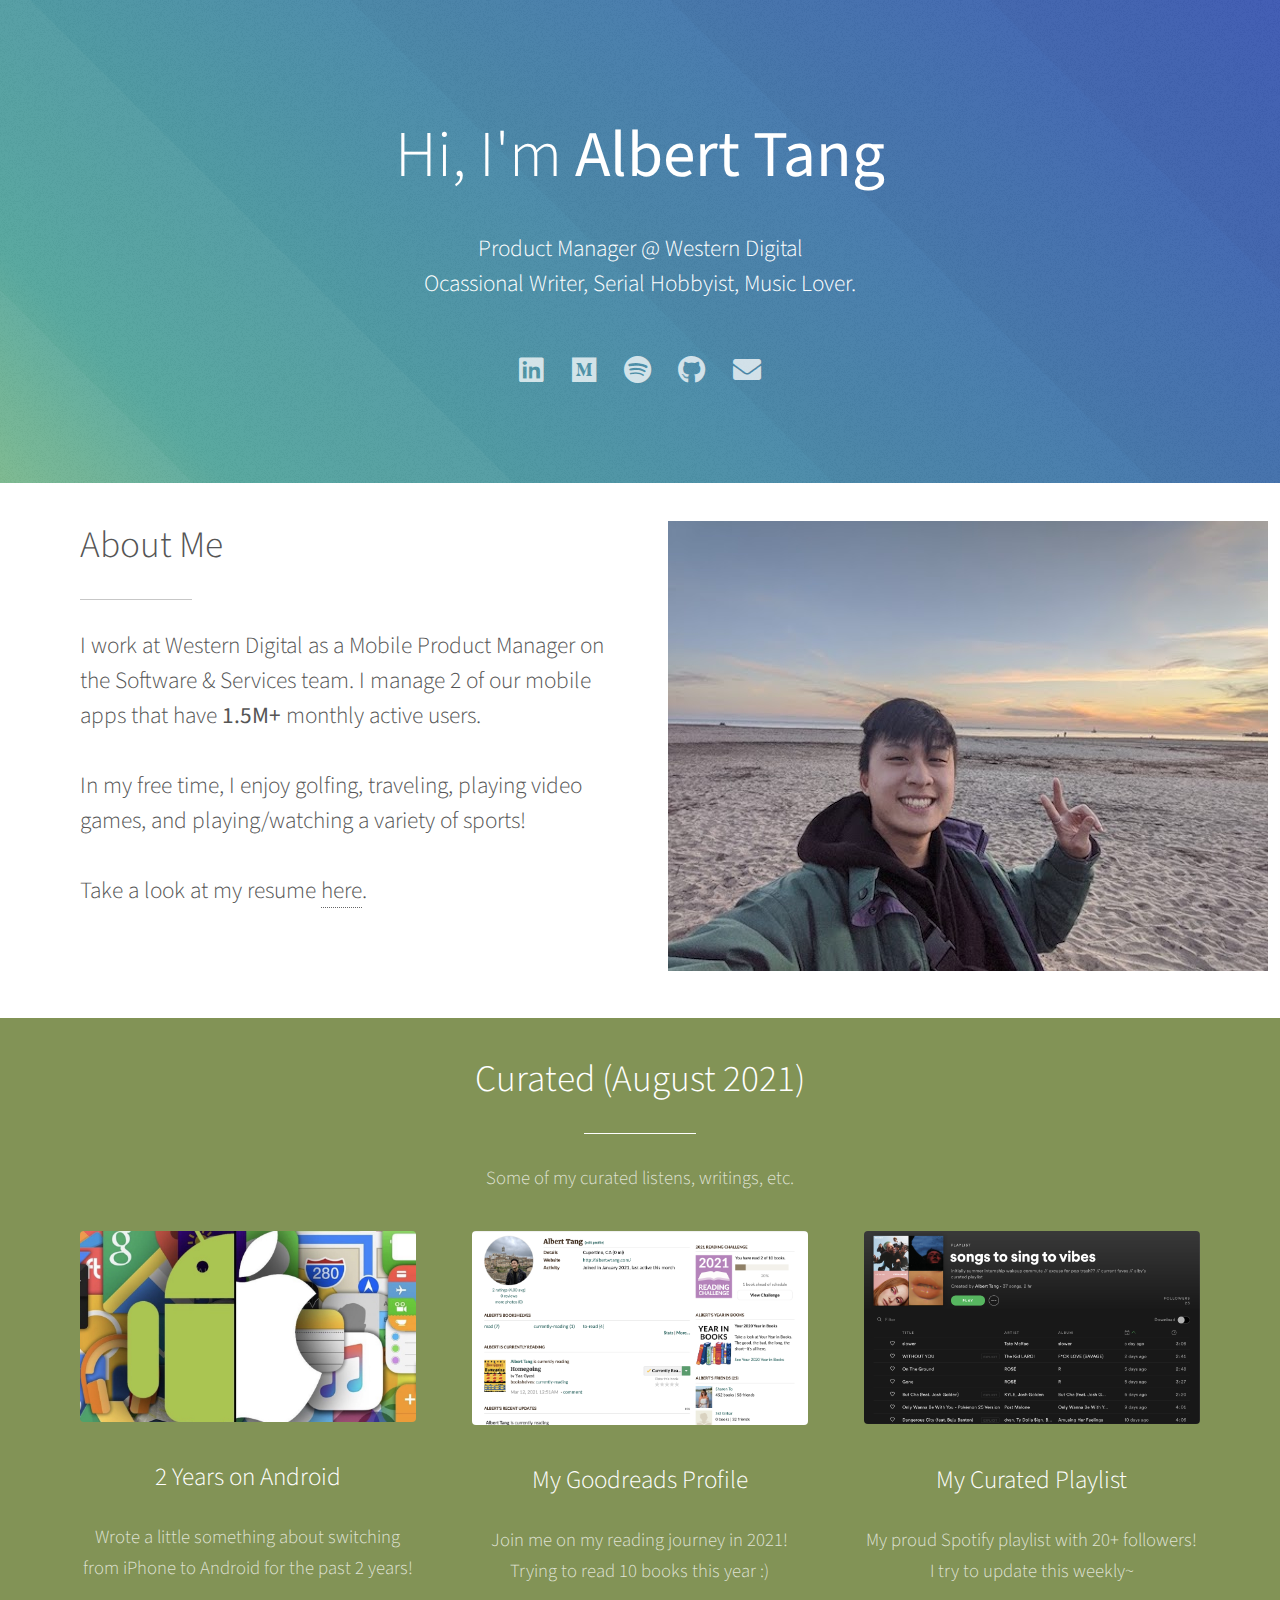
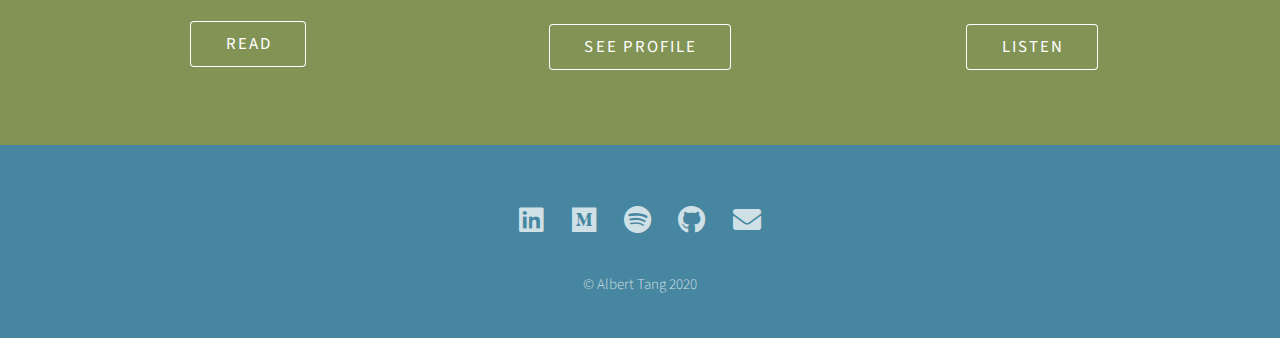
<file: albertwtang 4 (Aug-21)/index.html>
<!DOCTYPE HTML>
<!--
	Photon by HTML5 UP
	html5up.net | @ajlkn
	Free for personal and commercial use under the CCA 3.0 license (html5up.net/license)
-->
<html>
	<head>
        
        <!-- Global site tag (gtag.js) - Google Analytics -->
        <script async src="https://www.googletagmanager.com/gtag/js?id=UA-179601461-1"></script>
        <script>
            window.dataLayer = window.dataLayer || [];
            function gtag(){dataLayer.push(arguments);}
            gtag('js', new Date());

            gtag('config', 'UA-179601461-1');
        </script>

		<title>Albert Tang</title>
		<meta charset="utf-8" />
		<meta name="viewport" content="width=device-width, initial-scale=1" />
		<link rel="stylesheet" href="assets/css/main.css" />
		<noscript><link rel="stylesheet" href="assets/css/noscript.css" /></noscript>
        <link href="images/it-me.png" rel="icon">
        
	</head>

		<!-- Header -->
			<section id="header">
				<div class="inner">
					<h1>Hi, I'm <strong>Albert Tang</strong></h1><br />
					<h4>Product Manager @ Western Digital<br />
                        Ocassional Writer, Serial Hobbyist, Music Lover.</h4><br />
                <ul  class="icons">
					<li><a href="https://www.linkedin.com/in/albertwtang/" class="icon brands alt fa-linkedin"target="_blank"><span class="label">LinkedIn</span></a></li>
                    <li><a href="https://medium.com/@albert.tang100"target="_blank" class="icon brands alt fa-medium"><span class="label">Medium</span></a></li>
					<li><a href="https://open.spotify.com/user/albztang/"target="_blank" class="icon brands alt fa-spotify"><span class="label">Spotify</span></a></li>
					<li><a href="https://github.com/albertwt"target="_blank" class="icon brands alt fa-github"><span class="label">GitHub</span></a></li>
					<li><a href="mailto:albert.tang100@gmail.com" class="icon solid alt fa-envelope"><span class="label">Email</span></a></li>
				</div>
			</section>

		<!-- One -->
			<section id="one" class="main style1">
				<div class="container">
					<div class="row gtr-150">
						<div class="col-6 col-12-medium">
							<header class="major">
								<h2> About Me </h2>
							</header>
                            <h4>I work at Western Digital as a Mobile Product Manager on the Software & Services team. I manage 2 of our mobile apps that have <b> 1.5M+ </b>monthly active users. <br /><br /> In my free time, I enjoy golfing, traveling, playing video games, and playing/watching a variety of sports! <br /><br /> Take a look at my resume <a href="images/Albert-Tang_Resume.pdf"target="_blank"> here</a>.</h4>
						</div>
						<div class="col-6 col-12-medium imp-medium">
							<img src="images/alby.jpg" alt="" /></span>
						</div>
					</div>
				</div>
			</section>

		<!-- Two -->
			<!--<section id="two" class="main style2">
				<div class="container">
					<div class="row gtr-150">
						<div class="col-6 col-12-medium">
							<ul class="major-icons">
								<li><span class="icon solid style1 major fa-code"></span></li>
								<li><span class="icon solid style2 major fa-bolt"></span></li>
								<li><span class="icon solid style3 major fa-camera-retro"></span></li>
								<li><span class="icon solid style4 major fa-cog"></span></li>
								<li><span class="icon solid style5 major fa-desktop"></span></li>
								<li><span class="icon solid style6 major fa-calendar"></span></li>
							</ul>
						</div>
						<div class="col-6 col-12-medium">
							<header class="major">
								<h2>Lorem ipsum dolor adipiscing<br />
								amet dolor consequat</h2>
							</header>
							<p>Adipiscing a commodo ante nunc accumsan interdum mi ante adipiscing. A nunc lobortis non nisl amet vis volutpat aclacus nascetur ac non. Lorem curae eu ante amet sapien in tempus ac. Adipiscing id accumsan adipiscing ipsum.</p>
							<p>Blandit faucibus proin. Ac aliquam integer adipiscing enim non praesent vis commodo nunc phasellus cubilia ac risus accumsan. Accumsan blandit. Lobortis phasellus non lobortis dit varius mi varius accumsan lobortis. Blandit ante aliquam lacinia lorem lobortis semper morbi col faucibus vitae integer placerat accumsan orci eu mi odio tempus adipiscing adipiscing adipiscing curae consequat feugiat etiam dolore.</p>
							<p>Adipiscing a commodo ante nunc accumsan interdum mi ante adipiscing. A nunc lobortis non nisl amet vis volutpat aclacus nascetur ac non. Lorem curae eu ante amet sapien in tempus ac. Adipiscing id accumsan adipiscing ipsum.</p>
						</div>
					</div>
				</div>
			</section>

		<!-- Three -->
			<section id="three" class="main style2 special">
				<div class="container">
					<header class="major">
						<h2>Curated (August 2021)</h2>
					</header>
					<p>Some of my curated listens, writings, etc.</p>
					<div class="row gtr-150">
						<div class="col-4 col-12-medium">
                            <span class="image fit"> <a href="https://albert-tang100.medium.com/switching-from-iphone-to-android-2-years-later-3004ce0f0d87"target="_blank"><img src="images/android_to_apple.jpeg"></a>
                            </span>
							<h3> 2 Years on Android </h3>
							<p>Wrote a little something about switching from iPhone to Android for the past 2 years!<br /></p>
                            <ul class="actions special">
								<li><a href="https://albert-tang100.medium.com/switching-from-iphone-to-android-2-years-later-3004ce0f0d87"target="_blank" class="button">READ</a></li>
							</ul>
						</div>
						  <div class="col-4 col-12-medium">
                            <span class="image fit"><a href="https://www.goodreads.com/user/show/128665569-albert-tang"target="_blank"><img src="images/goodreads.png" alt="" /></a></span>
							<h3>My Goodreads Profile</h3>
							<p> Join me on my reading journey in 2021! <br /> Trying to read 10 books this year :) </p>
							<ul class="actions special">
								<li><a href="https://www.goodreads.com/user/show/128665569-albert-tang"target="_blank" class="button">SEE PROFILE</a></li>
							</ul>
						</div>
						<div class="col-4 col-12-medium">
                            <span class="image fit"><a href="https://open.spotify.com/playlist/0vDgX2n2zzS5BUXJhH8n9g?si=dW-JcpbPSY-2NC_7OivzAw"target="_blank"><img src="images/spotifysong.png" alt="" /></a></span>
							<h3>My Curated Playlist</h3>
							<p> My proud Spotify playlist with 20+ followers! <br /> I try to update this weekly~</p>
							<ul class="actions special">
                                <li><a href="https://open.spotify.com/playlist/0vDgX2n2zzS5BUXJhH8n9g?si=dW-JcpbPSY-2NC_7OivzAw"target="_blank" class="button">LISTEN</a></li>
							</ul>
						</div>
					</div>
				</div>
			</section>

		<!-- Four -->
		<!--	<section id="four" class="main style2 special">
				<div class="container">
					<header class="major">
						<h2>Ipsum feugiat consequat?</h2>
					</header>
					<p>Sed lacus nascetur ac ante amet sapien.</p>
					<ul class="actions special">
						<li><a href="#" class="button wide primary">Sign Up</a></li>
						<li><a href="#" class="button wide">Learn More</a></li>
					</ul>
				</div>
			</section>
                    -->

		<!-- Five -->
		<!--
			<section id="five" class="main style1">
				<div class="container">
					<header class="major special">
						<h2>Elements</h2>
					</header>

					<section>
						<h4>Text</h4>
						<p>This is <b>bold</b> and this is <strong>strong</strong>. This is <i>italic</i> and this is <em>emphasized</em>.
						This is <sup>superscript</sup> text and this is <sub>subscript</sub> text.
						This is <u>underlined</u> and this is code: <code>for (;;) { ... }</code>. Finally, <a href="#">this is a link</a>.</p>
						<hr />
						<header>
							<h4>Heading with a Subtitle</h4>
							<p>Lorem ipsum dolor sit amet nullam id egestas urna aliquam</p>
						</header>
						<p>Nunc lacinia ante nunc ac lobortis. Interdum adipiscing gravida odio porttitor sem non mi integer non faucibus ornare mi ut ante amet placerat aliquet. Volutpat eu sed ante lacinia sapien lorem accumsan varius montes viverra nibh in adipiscing blandit tempus accumsan.</p>
						<header>
							<h5>Heading with a Subtitle</h5>
							<p>Lorem ipsum dolor sit amet nullam id egestas urna aliquam</p>
						</header>
						<p>Nunc lacinia ante nunc ac lobortis. Interdum adipiscing gravida odio porttitor sem non mi integer non faucibus ornare mi ut ante amet placerat aliquet. Volutpat eu sed ante lacinia sapien lorem accumsan varius montes viverra nibh in adipiscing blandit tempus accumsan.</p>
						<hr />
						<h2>Heading Level 2</h2>
						<h3>Heading Level 3</h3>
						<h4>Heading Level 4</h4>
						<h5>Heading Level 5</h5>
						<h6>Heading Level 6</h6>
						<hr />
						<h5>Blockquote</h5>
						<blockquote>Fringilla nisl. Donec accumsan interdum nisi, quis tincidunt felis sagittis eget tempus euismod. Vestibulum ante ipsum primis in faucibus vestibulum. Blandit adipiscing eu felis iaculis volutpat ac adipiscing accumsan faucibus. Vestibulum ante ipsum primis in faucibus lorem ipsum dolor sit amet nullam adipiscing eu felis.</blockquote>
						<h5>Preformatted</h5>
						<pre><code>i = 0;

while (!deck.isInOrder()) {
print 'Iteration ' + i;
deck.shuffle();
i++;
}

print 'It took ' + i + ' iterations to sort the deck.';</code></pre>
					</section>

					<section>
						<h4>Lists</h4>
						<div class="row">
							<div class="col-6 col-12-medium">
								<h5>Unordered</h5>
								<ul>
									<li>Dolor pulvinar etiam.</li>
									<li>Sagittis adipiscing.</li>
									<li>Felis enim feugiat.</li>
								</ul>
								<h5>Alternate</h5>
								<ul class="alt">
									<li>Dolor pulvinar etiam.</li>
									<li>Sagittis adipiscing.</li>
									<li>Felis enim feugiat.</li>
								</ul>
							</div>
							<div class="col-6 col-12-medium">
								<h5>Ordered</h5>
								<ol>
									<li>Dolor pulvinar etiam.</li>
									<li>Etiam vel felis viverra.</li>
									<li>Felis enim feugiat.</li>
									<li>Dolor pulvinar etiam.</li>
									<li>Etiam vel felis lorem.</li>
									<li>Felis enim et feugiat.</li>
								</ol>
								<h5>Icons</h5>
								<ul class="icons">
									<li><a href="#" class="icon brands fa-twitter"><span class="label">Twitter</span></a></li>
									<li><a href="#" class="icon brands fa-facebook-f"><span class="label">Facebook</span></a></li>
									<li><a href="#" class="icon brands fa-instagram"><span class="label">Instagram</span></a></li>
									<li><a href="#" class="icon brands fa-github"><span class="label">Github</span></a></li>
								</ul>
							</div>
						</div>
						<h5>Actions</h5>
						<div class="row">
							<div class="col-6 col-12-medium">
								<ul class="actions">
									<li><a href="#" class="button primary">Default</a></li>
									<li><a href="#" class="button">Default</a></li>
								</ul>
								<ul class="actions small">
									<li><a href="#" class="button primary small">Small</a></li>
									<li><a href="#" class="button small">Small</a></li>
								</ul>
								<ul class="actions stacked">
									<li><a href="#" class="button primary">Default</a></li>
									<li><a href="#" class="button">Default</a></li>
								</ul>
								<ul class="actions stacked">
									<li><a href="#" class="button primary small">Small</a></li>
									<li><a href="#" class="button small">Small</a></li>
								</ul>
							</div>
							<div class="col-6 col-12-medium">
								<ul class="actions stacked">
									<li><a href="#" class="button primary fit">Default</a></li>
									<li><a href="#" class="button fit">Default</a></li>
								</ul>
								<ul class="actions stacked">
									<li><a href="#" class="button primary small fit">Small</a></li>
									<li><a href="#" class="button small fit">Small</a></li>
								</ul>
							</div>
						</div>
					</section>

					<section>
						<h4>Table</h4>
						<h5>Default</h5>
						<div class="table-wrapper">
							<table>
								<thead>
									<tr>
										<th>Name</th>
										<th>Description</th>
										<th>Price</th>
									</tr>
								</thead>
								<tbody>
									<tr>
										<td>Item One</td>
										<td>Ante turpis integer aliquet porttitor.</td>
										<td>29.99</td>
									</tr>
									<tr>
										<td>Item Two</td>
										<td>Vis ac commodo adipiscing arcu aliquet.</td>
										<td>19.99</td>
									</tr>
									<tr>
										<td>Item Three</td>
										<td> Morbi faucibus arcu accumsan lorem.</td>
										<td>29.99</td>
									</tr>
									<tr>
										<td>Item Four</td>
										<td>Vitae integer tempus condimentum.</td>
										<td>19.99</td>
									</tr>
									<tr>
										<td>Item Five</td>
										<td>Ante turpis integer aliquet porttitor.</td>
										<td>29.99</td>
									</tr>
								</tbody>
								<tfoot>
									<tr>
										<td colspan="2"></td>
										<td>100.00</td>
									</tr>
								</tfoot>
							</table>
						</div>

						<h5>Alternate</h5>
						<div class="table-wrapper">
							<table class="alt">
								<thead>
									<tr>
										<th>Name</th>
										<th>Description</th>
										<th>Price</th>
									</tr>
								</thead>
								<tbody>
									<tr>
										<td>Item One</td>
										<td>Ante turpis integer aliquet porttitor.</td>
										<td>29.99</td>
									</tr>
									<tr>
										<td>Item Two</td>
										<td>Vis ac commodo adipiscing arcu aliquet.</td>
										<td>19.99</td>
									</tr>
									<tr>
										<td>Item Three</td>
										<td> Morbi faucibus arcu accumsan lorem.</td>
										<td>29.99</td>
									</tr>
									<tr>
										<td>Item Four</td>
										<td>Vitae integer tempus condimentum.</td>
										<td>19.99</td>
									</tr>
									<tr>
										<td>Item Five</td>
										<td>Ante turpis integer aliquet porttitor.</td>
										<td>29.99</td>
									</tr>
								</tbody>
								<tfoot>
									<tr>
										<td colspan="2"></td>
										<td>100.00</td>
									</tr>
								</tfoot>
							</table>
						</div>
					</section>

					<section>
						<h4>Buttons</h4>
						<ul class="actions">
							<li><a href="#" class="button primary">Primary</a></li>
							<li><a href="#" class="button">Default</a></li>
						</ul>
						<ul class="actions">
							<li><a href="#" class="button large">Large</a></li>
							<li><a href="#" class="button">Default</a></li>
							<li><a href="#" class="button small">Small</a></li>
						</ul>
						<ul class="actions fit">
							<li><a href="#" class="button fit">Fit</a></li>
							<li><a href="#" class="button primary fit">Fit</a></li>
							<li><a href="#" class="button fit">Fit</a></li>
						</ul>
						<ul class="actions fit small">
							<li><a href="#" class="button primary fit small">Fit + Small</a></li>
							<li><a href="#" class="button fit small">Fit + Small</a></li>
							<li><a href="#" class="button primary fit small">Fit + Small</a></li>
						</ul>
						<ul class="actions">
							<li><a href="#" class="button primary icon solid fa-download">Icon</a></li>
							<li><a href="#" class="button icon solid fa-download">Icon</a></li>
						</ul>
						<ul class="actions">
							<li><span class="button primary disabled">Disabled</span></li>
							<li><span class="button disabled">Disabled</span></li>
						</ul>
					</section>

					<section>
						<h4>Form</h4>
						<form method="post" action="#">
							<div class="row gtr-uniform gtr-50">
								<div class="col-6 col-12-xsmall">
									<input type="text" name="demo-name" id="demo-name" value="" placeholder="Name" />
								</div>
								<div class="col-6 col-12-xsmall">
									<input type="email" name="demo-email" id="demo-email" value="" placeholder="Email" />
								</div>
								<div class="col-12">
									<select name="demo-category" id="demo-category">
										<option value="">- Category -</option>
										<option value="1">Manufacturing</option>
										<option value="1">Shipping</option>
										<option value="1">Administration</option>
										<option value="1">Human Resources</option>
									</select>
								</div>
								<div class="col-4 col-12-small">
									<input type="radio" id="demo-priority-low" name="demo-priority" checked>
									<label for="demo-priority-low">Low</label>
								</div>
								<div class="col-4 col-12-small">
									<input type="radio" id="demo-priority-normal" name="demo-priority">
									<label for="demo-priority-normal">Normal</label>
								</div>
								<div class="col-4 col-12-small">
									<input type="radio" id="demo-priority-high" name="demo-priority">
									<label for="demo-priority-high">High</label>
								</div>
								<div class="col-6 col-12-small">
									<input type="checkbox" id="demo-copy" name="demo-copy">
									<label for="demo-copy">Email me a copy</label>
								</div>
								<div class="col-6 col-12-small">
									<input type="checkbox" id="demo-human" name="demo-human" checked>
									<label for="demo-human">Not a robot</label>
								</div>
								<div class="col-12">
									<textarea name="demo-message" id="demo-message" placeholder="Enter your message" rows="6"></textarea>
								</div>
								<div class="col-12">
									<ul class="actions">
										<li><input type="submit" value="Send Message" class="primary" /></li>
										<li><input type="reset" value="Reset" /></li>
									</ul>
								</div>
							</div>
						</form>
					</section>

					<section>
						<h4>Image</h4>
						<h5>Fit</h5>
						<div class="box alt">
							<div class="row gtr-uniform gtr-50">
								<div class="col-12"><span class="image fit"><img src="images/pic06.jpg" alt="" /></span></div>
								<div class="col-4"><span class="image fit"><img src="images/pic02.jpg" alt="" /></span></div>
								<div class="col-4"><span class="image fit"><img src="images/pic03.jpg" alt="" /></span></div>
								<div class="col-4"><span class="image fit"><img src="images/pic04.jpg" alt="" /></span></div>
								<div class="col-4"><span class="image fit"><img src="images/pic03.jpg" alt="" /></span></div>
								<div class="col-4"><span class="image fit"><img src="images/pic04.jpg" alt="" /></span></div>
								<div class="col-4"><span class="image fit"><img src="images/pic02.jpg" alt="" /></span></div>
								<div class="col-4"><span class="image fit"><img src="images/pic04.jpg" alt="" /></span></div>
								<div class="col-4"><span class="image fit"><img src="images/pic02.jpg" alt="" /></span></div>
								<div class="col-4"><span class="image fit"><img src="images/pic03.jpg" alt="" /></span></div>
							</div>
						</div>
						<h5>Left &amp; Right</h5>
						<p><span class="image left"><img src="images/pic05.jpg" alt="" /></span>Fringilla nisl. Donec accumsan interdum nisi, quis tincidunt felis sagittis eget. tempus euismod. Vestibulum ante ipsum primis in faucibus vestibulum. Blandit adipiscing eu felis iaculis volutpat ac adipiscing accumsan eu faucibus. Integer ac pellentesque praesent tincidunt felis sagittis eget. tempus euismod. Vestibulum ante ipsum primis in faucibus vestibulum. Blandit adipiscing eu felis iaculis volutpat ac adipiscing accumsan eu faucibus. Integer ac pellentesque praesent. Donec accumsan interdum nisi, quis tincidunt felis sagittis eget. tempus euismod. Vestibulum ante ipsum primis in faucibus vestibulum. Blandit adipiscing eu felis iaculis volutpat ac adipiscing accumsan eu faucibus. Integer ac pellentesque praesent tincidunt felis sagittis eget. tempus euismod. Vestibulum ante ipsum primis in faucibus vestibulum. Blandit adipiscing eu felis iaculis volutpat ac adipiscing accumsan eu faucibus. Integer ac pellentesque praesent. Blandit adipiscing eu felis iaculis volutpat ac adipiscing accumsan eu faucibus. Integer ac pellentesque praesent tincidunt felis sagittis eget. tempus euismod. Vestibulum ante ipsum primis in faucibus vestibulum. Blandit adipiscing eu felis iaculis volutpat ac adipiscing accumsan eu faucibus. Integer ac pellentesque praesent.</p>
						<p><span class="image right"><img src="images/pic05.jpg" alt="" /></span>Fringilla nisl. Donec accumsan interdum nisi, quis tincidunt felis sagittis eget. tempus euismod. Vestibulum ante ipsum primis in faucibus vestibulum. Blandit adipiscing eu felis iaculis volutpat ac adipiscing accumsan eu faucibus. Integer ac pellentesque praesent tincidunt felis sagittis eget. tempus euismod. Vestibulum ante ipsum primis in faucibus vestibulum. Blandit adipiscing eu felis iaculis volutpat ac adipiscing accumsan eu faucibus. Integer ac pellentesque praesent. Donec accumsan interdum nisi, quis tincidunt felis sagittis eget. tempus euismod. Vestibulum ante ipsum primis in faucibus vestibulum. Blandit adipiscing eu felis iaculis volutpat ac adipiscing accumsan eu faucibus. Integer ac pellentesque praesent tincidunt felis sagittis eget. tempus euismod. Vestibulum ante ipsum primis in faucibus vestibulum. Blandit adipiscing eu felis iaculis volutpat ac adipiscing accumsan eu faucibus. Integer ac pellentesque praesent. Blandit adipiscing eu felis iaculis volutpat ac adipiscing accumsan eu faucibus. Integer ac pellentesque praesent tincidunt felis sagittis eget. tempus euismod. Vestibulum ante ipsum primis in faucibus vestibulum. Blandit adipiscing eu felis iaculis volutpat ac adipiscing accumsan eu faucibus. Integer ac pellentesque praesent.</p>
					</section>

				</div>
			</section>

	   </ul>
					<ul class="actions special">
						<li><a href="#one" class="button scrolly">Discover</a></li>
					</ul>

		<!-- Footer -->
			<section id="footer">
				<ul class="icons">
				    <li><a href="https://www.linkedin.com/in/albertwtang/" class="icon brands alt fa-linkedin"target="_blank"><span class="label">LinkedIn</span></a></li>
                    <li><a href="https://medium.com/@albert.tang100"target="_blank" class="icon brands alt fa-medium"><span class="label">Medium</span></a></li>
					<li><a href="https://open.spotify.com/user/albztang/"target="_blank" class="icon brands alt fa-spotify"><span class="label">Spotify</span></a></li>
					<li><a href="https://github.com/albertwt"target="_blank" class="icon brands alt fa-github"><span class="label">GitHub</span></a></li>
					<li><a href="mailto:albert.tang100@gmail.com" class="icon solid alt fa-envelope"><span class="label">Email</span></a></li>
				</ul>
				<ul class="copyright">
					<li>&copy; Albert Tang 2020 </li>
				</ul>
			</section>

		<!-- Scripts -->
			<script src="assets/js/jquery.min.js"></script>
			<script src="assets/js/jquery.scrolly.min.js"></script>
			<script src="assets/js/browser.min.js"></script>
			<script src="assets/js/breakpoints.min.js"></script>
			<script src="assets/js/util.js"></script>
			<script src="assets/js/main.js"></script>

	</body>
</html>
</file>
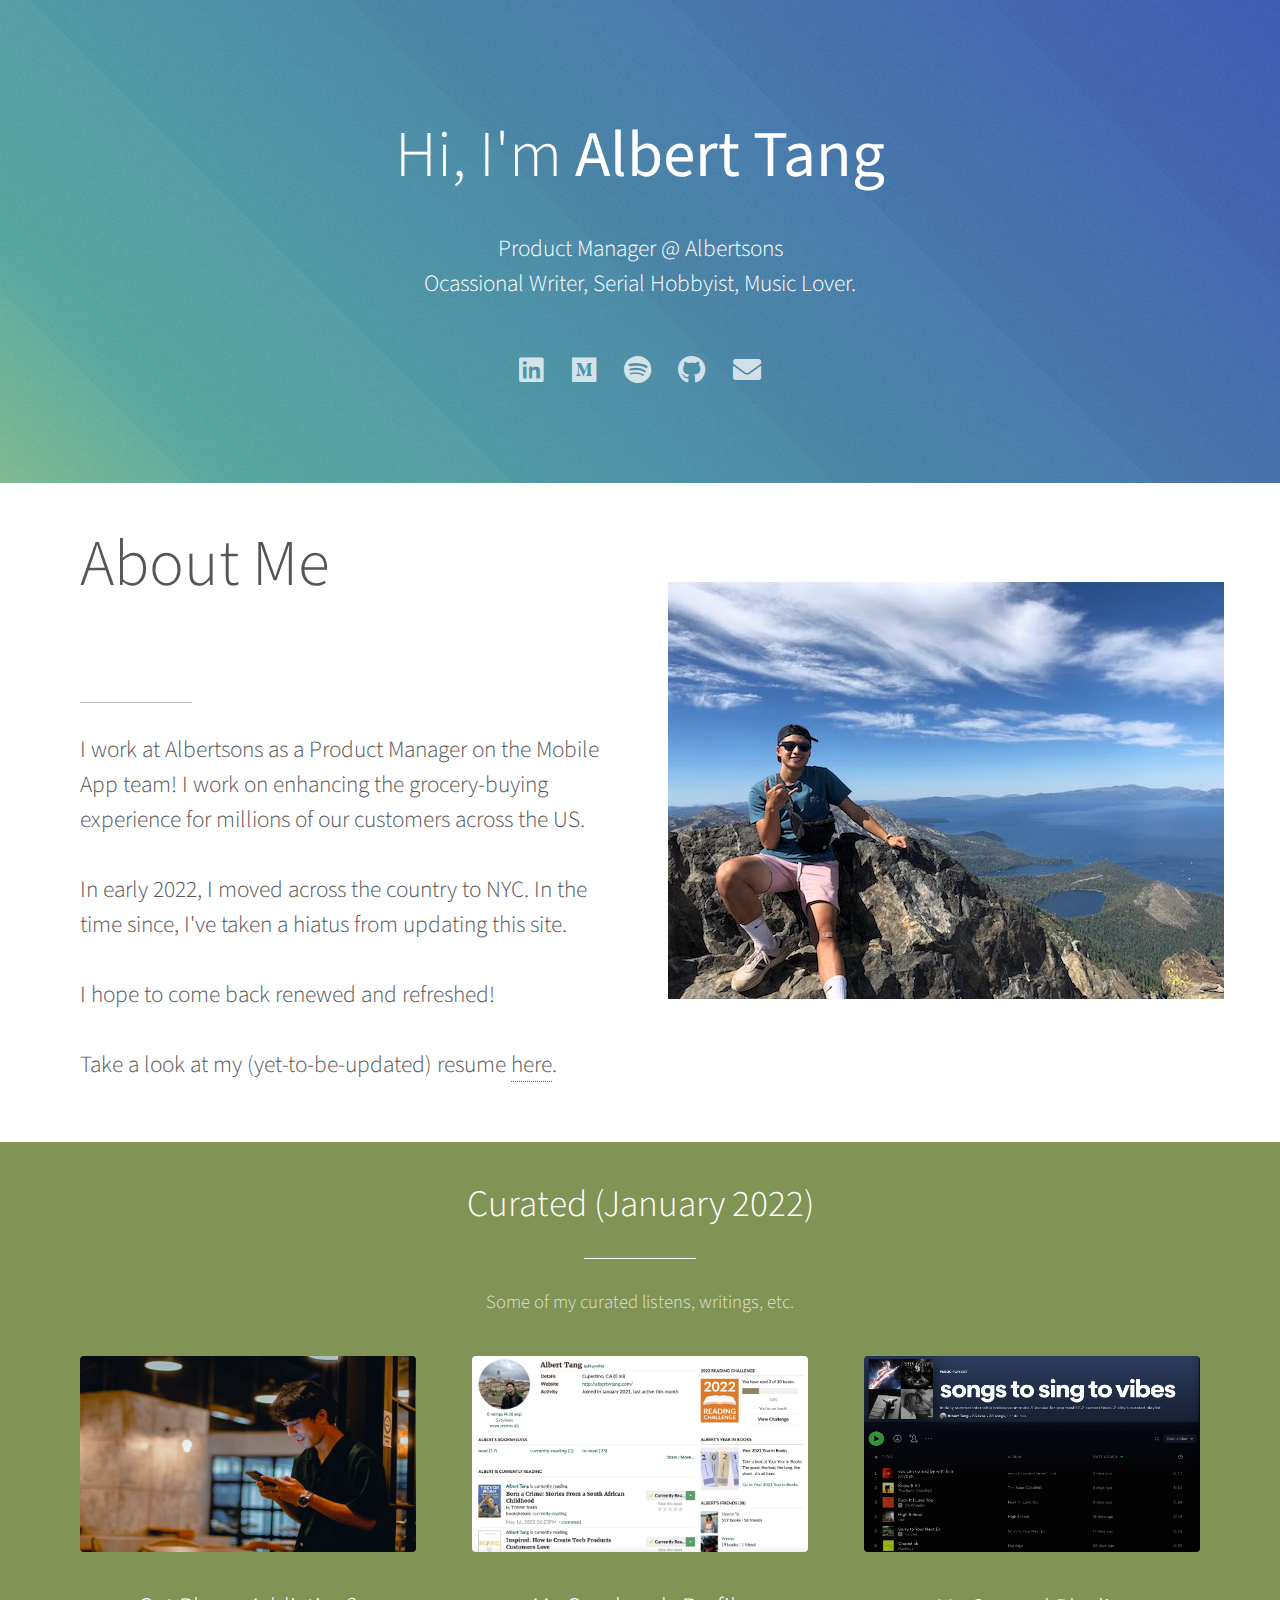
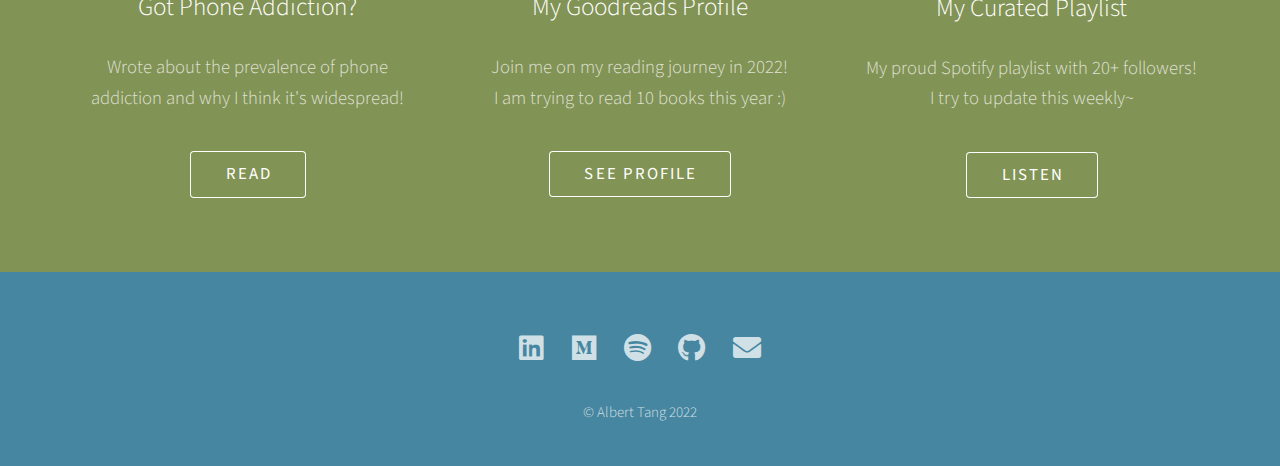
<file: albertwtang MASTER/index.html>
<!DOCTYPE HTML>
<!--
	Photon by HTML5 UP
	html5up.net | @ajlkn
	Free for personal and commercial use under the CCA 3.0 license (html5up.net/license)
-->
<html>
	<head>
        
        <!-- Global site tag (gtag.js) - Google Analytics -->
        <script async src="https://www.googletagmanager.com/gtag/js?id=UA-179601461-1"></script>
        <script>
            window.dataLayer = window.dataLayer || [];
            function gtag(){dataLayer.push(arguments);}
            gtag('js', new Date());

            gtag('config', 'UA-179601461-1');
        </script>

		<title>Albert Tang</title>
		<meta charset="utf-8" />
		<meta name="viewport" content="width=device-width, initial-scale=1" />
		<meta name="description" content="This is a website built by Albert Tang to serve as a central point for others to learn more about him; professionally and personally.">
		<link rel="stylesheet" href="assets/css/main.css" />
		<noscript><link rel="stylesheet" href="assets/css/noscript.css" /></noscript>
        <link href="images/it-me.png" rel="icon">
		
        
	</head>

		<!-- Header -->
			<section id="header">
				<div class="inner">
					<h1>Hi, I'm <strong>Albert Tang</strong></h1><br />
					<h4>Product Manager @ Albertsons<br />
                        Ocassional Writer, Serial Hobbyist, Music Lover.</h4><br />
                <ul  class="icons">
					<li><a href="https://www.linkedin.com/in/albertwtang/" class="icon brands alt fa-linkedin"target="_blank"><span class="label">LinkedIn</span></a></li>
                    <li><a href="https://medium.com/@albert.tang100"target="_blank" class="icon brands alt fa-medium"><span class="label">Medium</span></a></li>
					<li><a href="https://open.spotify.com/user/albztang/"target="_blank" class="icon brands alt fa-spotify"><span class="label">Spotify</span></a></li>
					<li><a href="https://github.com/albertwt"target="_blank" class="icon brands alt fa-github"><span class="label">GitHub</span></a></li>
					<li><a href="mailto:albert.tang100@gmail.com" class="icon solid alt fa-envelope"><span class="label">Email</span></a></li>
				</div>
			</section>

		<!-- One -->
			<section id="one" class="main style1">
				<div class="container">
					<div class="row gtr-150">
						<div class="col-6 col-12-medium">
							<header class="major">
								<h1> About Me </h1>
							</header>
                            <h4>I work at Albertsons as a Product Manager on the Mobile App team! I work on enhancing the grocery-buying experience for millions of our customers across the US. <br /><br /> In early 2022, I moved across the country to NYC. In the time since, I've taken a hiatus from updating this site. <br /><br /> I hope to come back renewed and refreshed! <br /><br /> Take a look at my (yet-to-be-updated) resume <a href="images/Albert-Tang_Resume.pdf"target="_blank"> here</a>.</h4>
						</div>
						<div class="col-6 col-12-medium imp-medium">
							<br /><br />
							<img src="images/alby3.jpg" alt="A photo of me" /></span>
						</div>
					</div>
				</div>
			</section>

		<!-- Two -->
			<!--<section id="two" class="main style2">
				<div class="container">
					<div class="row gtr-150">
						<div class="col-6 col-12-medium">
							<ul class="major-icons">
								<li><span class="icon solid style1 major fa-code"></span></li>
								<li><span class="icon solid style2 major fa-bolt"></span></li>
								<li><span class="icon solid style3 major fa-camera-retro"></span></li>
								<li><span class="icon solid style4 major fa-cog"></span></li>
								<li><span class="icon solid style5 major fa-desktop"></span></li>
								<li><span class="icon solid style6 major fa-calendar"></span></li>
							</ul>
						</div>
						<div class="col-6 col-12-medium">
							<header class="major">
								<h2>Lorem ipsum dolor adipiscing<br />
								amet dolor consequat</h2>
							</header>
							<p>Adipiscing a commodo ante nunc accumsan interdum mi ante adipiscing. A nunc lobortis non nisl amet vis volutpat aclacus nascetur ac non. Lorem curae eu ante amet sapien in tempus ac. Adipiscing id accumsan adipiscing ipsum.</p>
							<p>Blandit faucibus proin. Ac aliquam integer adipiscing enim non praesent vis commodo nunc phasellus cubilia ac risus accumsan. Accumsan blandit. Lobortis phasellus non lobortis dit varius mi varius accumsan lobortis. Blandit ante aliquam lacinia lorem lobortis semper morbi col faucibus vitae integer placerat accumsan orci eu mi odio tempus adipiscing adipiscing adipiscing curae consequat feugiat etiam dolore.</p>
							<p>Adipiscing a commodo ante nunc accumsan interdum mi ante adipiscing. A nunc lobortis non nisl amet vis volutpat aclacus nascetur ac non. Lorem curae eu ante amet sapien in tempus ac. Adipiscing id accumsan adipiscing ipsum.</p>
						</div>
					</div>
				</div>
			</section>

		<!-- Three -->
			<section id="three" class="main style2 special">
				<div class="container">
					<header class="major">
						<h2>Curated (January 2022)</h2>
					</header>
					<p>Some of my curated listens, writings, etc.</p>
					<div class="row gtr-150">
						<div class="col-4 col-12-medium">
                            <span class="image fit"> <a href="https://albert-tang100.medium.com/switching-from-iphone-to-android-2-years-later-3004ce0f0d87"target="_blank"><img src="images/PHONE GUY.jpeg" alt="stock photo of a man on his phone"></a>
                            </span>
							<h3> Got Phone Addiction? </h3>
							<p>Wrote about the prevalence of phone addiction and why I think it's widespread!<br /></p>
                            <ul class="actions special">
								<li><a href="https://albert-tang100.medium.com/why-we-cant-get-off-our-phones-77f63ce1b3e5"target="_blank" class="button">READ</a></li>
							</ul>
						</div>
						  <div class="col-4 col-12-medium">
                            <span class="image fit"><a href="https://www.goodreads.com/user/show/128665569-albert-tang"target="_blank"><img src="images/goodreads_trial.png" alt="a picture of my Goodreads profile" /></a></span>
							<h3>My Goodreads Profile</h3>
							<p> Join me on my reading journey in 2022! <br /> I am trying to read 10 books this year :) </p>
							<ul class="actions special">
								<li><a href="https://www.goodreads.com/user/show/128665569-albert-tang"target="_blank" class="button">SEE PROFILE</a></li>
							</ul>
						</div>
						<div class="col-4 col-12-medium">
                            <span class="image fit"><a href="https://open.spotify.com/playlist/0vDgX2n2zzS5BUXJhH8n9g?si=dW-JcpbPSY-2NC_7OivzAw"target="_blank"><img src="images/TRIAL-spotify.png" alt="a picture of my Spotify playlist" /></a></span>
							<h3>My Curated Playlist</h3>
							<p> My proud Spotify playlist with 20+ followers! <br /> I try to update this weekly~</p>
							<ul class="actions special">
                                <li><a href="https://open.spotify.com/playlist/0vDgX2n2zzS5BUXJhH8n9g?si=dW-JcpbPSY-2NC_7OivzAw"target="_blank" class="button">LISTEN</a></li>
							</ul>
						</div>
					</div>
				</div>
			</section>

			
	<!-- ARCHIVE -->
		<!-- <h3>Music Podcast!</h3>
			<p>Did a podcast with some friends about our top music from 2020!<br /></p>
			<ul class="actions special">
				<li><a href="https://youtu.be/Ye7eKi-6kQo"target="_blank" class="button">YOUTUBE</a></li>
			</ul>
		</div>
		<div class="col-4 col-12-medium">
			<span class="image fit"><a href="https://sccl.bibliocommons.com/v2/users/228062737/shelves/completed"target="_blank"><img src="images/books.jpg" alt="" /></a></span>
			<h3>2020 Books</h3>
			<p> List of books I read in 2020! <br /> Looking forward to many more in 2021 :) </p>
			<ul class="actions special">
				<li><a href="https://sccl.bibliocommons.com/v2/users/228062737/shelves/completed"target="_blank" class="button">SEE LIST</a></li>
			</ul>
		</div>
		<div class="col-4 col-12-medium">
			<span class="image fit"><a href="https://open.spotify.com/playlist/37i9dQZF1ELW7kbviuUs0W?si=VKYG4c0BQEWn92lmEECtlA"target="_blank"><img src="images/spotify.jpeg" alt="" /></a></span>
			<h3>Top Songs of 2020</h3>
			<p>Trying to get as good as Tiger (one day). <br />See below for an Instagram account I follow.</p>
			<ul class="actions special">
				<li><a href="https://open.spotify.com/playlist/37i9dQZF1ELW7kbviuUs0W?si=VKYG4c0BQEWn92lmEECtlA"target="_blank" class="button">LISTEN</a></li>
			</ul>    -->
		<!-- <h3>Kehlani</h3>
			<p>My favorite musical artist! Truly inspiring. <br /> Check out her music below.</p>
			<ul class="actions special">
				<li><a href="https://open.spotify.com/artist/0cGUm45nv7Z6M6qdXYQGTX?si=glj2-BetSSq3watuECh8Lg"target="_blank" class="button">More</a></li>
			</ul>
		</div>
		<div class="col-4 col-12-medium">
			<span class="image fit"><img src="images/outliers.jpg" alt="" /></span>
			<h3>Outliers</h3>
			<p>Hard work beats talent, except in book form. <br /> My 1st book read in year(s)!</p>
			<ul class="actions special">
				<li><a href="https://www.amazon.com/Outliers-Story-Success-Malcolm-Gladwell/dp/0316017930"target="_blank" class="button">More</a></li>
			</ul>
		</div>
		<div class="col-4 col-12-medium">
			<span class="image fit"><img src="images/golf.jpg" alt="" /></span>
			<h3>Golf</h3>
			<p>Trying to get as good as Tiger (one day). <br />See below for an Instagram account I follow.</p>
			<ul class="actions special">
				<li><a href="https://www.instagram.com/swinglinegolf/"target="_blank" class="button">More</a></li>
			</ul>-->

		<!-- Four -->
		<!--	<section id="four" class="main style2 special">
				<div class="container">
					<header class="major">
						<h2>Ipsum feugiat consequat?</h2>
					</header>
					<p>Sed lacus nascetur ac ante amet sapien.</p>
					<ul class="actions special">
						<li><a href="#" class="button wide primary">Sign Up</a></li>
						<li><a href="#" class="button wide">Learn More</a></li>
					</ul>
				</div>
			</section>
                    -->

		<!-- Five -->
		<!--
			<section id="five" class="main style1">
				<div class="container">
					<header class="major special">
						<h2>Elements</h2>
					</header>

					<section>
						<h4>Text</h4>
						<p>This is <b>bold</b> and this is <strong>strong</strong>. This is <i>italic</i> and this is <em>emphasized</em>.
						This is <sup>superscript</sup> text and this is <sub>subscript</sub> text.
						This is <u>underlined</u> and this is code: <code>for (;;) { ... }</code>. Finally, <a href="#">this is a link</a>.</p>
						<hr />
						<header>
							<h4>Heading with a Subtitle</h4>
							<p>Lorem ipsum dolor sit amet nullam id egestas urna aliquam</p>
						</header>
						<p>Nunc lacinia ante nunc ac lobortis. Interdum adipiscing gravida odio porttitor sem non mi integer non faucibus ornare mi ut ante amet placerat aliquet. Volutpat eu sed ante lacinia sapien lorem accumsan varius montes viverra nibh in adipiscing blandit tempus accumsan.</p>
						<header>
							<h5>Heading with a Subtitle</h5>
							<p>Lorem ipsum dolor sit amet nullam id egestas urna aliquam</p>
						</header>
						<p>Nunc lacinia ante nunc ac lobortis. Interdum adipiscing gravida odio porttitor sem non mi integer non faucibus ornare mi ut ante amet placerat aliquet. Volutpat eu sed ante lacinia sapien lorem accumsan varius montes viverra nibh in adipiscing blandit tempus accumsan.</p>
						<hr />
						<h2>Heading Level 2</h2>
						<h3>Heading Level 3</h3>
						<h4>Heading Level 4</h4>
						<h5>Heading Level 5</h5>
						<h6>Heading Level 6</h6>
						<hr />
						<h5>Blockquote</h5>
						<blockquote>Fringilla nisl. Donec accumsan interdum nisi, quis tincidunt felis sagittis eget tempus euismod. Vestibulum ante ipsum primis in faucibus vestibulum. Blandit adipiscing eu felis iaculis volutpat ac adipiscing accumsan faucibus. Vestibulum ante ipsum primis in faucibus lorem ipsum dolor sit amet nullam adipiscing eu felis.</blockquote>
						<h5>Preformatted</h5>
						<pre><code>i = 0;

while (!deck.isInOrder()) {
print 'Iteration ' + i;
deck.shuffle();
i++;
}

print 'It took ' + i + ' iterations to sort the deck.';</code></pre>
					</section>

					<section>
						<h4>Lists</h4>
						<div class="row">
							<div class="col-6 col-12-medium">
								<h5>Unordered</h5>
								<ul>
									<li>Dolor pulvinar etiam.</li>
									<li>Sagittis adipiscing.</li>
									<li>Felis enim feugiat.</li>
								</ul>
								<h5>Alternate</h5>
								<ul class="alt">
									<li>Dolor pulvinar etiam.</li>
									<li>Sagittis adipiscing.</li>
									<li>Felis enim feugiat.</li>
								</ul>
							</div>
							<div class="col-6 col-12-medium">
								<h5>Ordered</h5>
								<ol>
									<li>Dolor pulvinar etiam.</li>
									<li>Etiam vel felis viverra.</li>
									<li>Felis enim feugiat.</li>
									<li>Dolor pulvinar etiam.</li>
									<li>Etiam vel felis lorem.</li>
									<li>Felis enim et feugiat.</li>
								</ol>
								<h5>Icons</h5>
								<ul class="icons">
									<li><a href="#" class="icon brands fa-twitter"><span class="label">Twitter</span></a></li>
									<li><a href="#" class="icon brands fa-facebook-f"><span class="label">Facebook</span></a></li>
									<li><a href="#" class="icon brands fa-instagram"><span class="label">Instagram</span></a></li>
									<li><a href="#" class="icon brands fa-github"><span class="label">Github</span></a></li>
								</ul>
							</div>
						</div>
						<h5>Actions</h5>
						<div class="row">
							<div class="col-6 col-12-medium">
								<ul class="actions">
									<li><a href="#" class="button primary">Default</a></li>
									<li><a href="#" class="button">Default</a></li>
								</ul>
								<ul class="actions small">
									<li><a href="#" class="button primary small">Small</a></li>
									<li><a href="#" class="button small">Small</a></li>
								</ul>
								<ul class="actions stacked">
									<li><a href="#" class="button primary">Default</a></li>
									<li><a href="#" class="button">Default</a></li>
								</ul>
								<ul class="actions stacked">
									<li><a href="#" class="button primary small">Small</a></li>
									<li><a href="#" class="button small">Small</a></li>
								</ul>
							</div>
							<div class="col-6 col-12-medium">
								<ul class="actions stacked">
									<li><a href="#" class="button primary fit">Default</a></li>
									<li><a href="#" class="button fit">Default</a></li>
								</ul>
								<ul class="actions stacked">
									<li><a href="#" class="button primary small fit">Small</a></li>
									<li><a href="#" class="button small fit">Small</a></li>
								</ul>
							</div>
						</div>
					</section>

					<section>
						<h4>Table</h4>
						<h5>Default</h5>
						<div class="table-wrapper">
							<table>
								<thead>
									<tr>
										<th>Name</th>
										<th>Description</th>
										<th>Price</th>
									</tr>
								</thead>
								<tbody>
									<tr>
										<td>Item One</td>
										<td>Ante turpis integer aliquet porttitor.</td>
										<td>29.99</td>
									</tr>
									<tr>
										<td>Item Two</td>
										<td>Vis ac commodo adipiscing arcu aliquet.</td>
										<td>19.99</td>
									</tr>
									<tr>
										<td>Item Three</td>
										<td> Morbi faucibus arcu accumsan lorem.</td>
										<td>29.99</td>
									</tr>
									<tr>
										<td>Item Four</td>
										<td>Vitae integer tempus condimentum.</td>
										<td>19.99</td>
									</tr>
									<tr>
										<td>Item Five</td>
										<td>Ante turpis integer aliquet porttitor.</td>
										<td>29.99</td>
									</tr>
								</tbody>
								<tfoot>
									<tr>
										<td colspan="2"></td>
										<td>100.00</td>
									</tr>
								</tfoot>
							</table>
						</div>

						<h5>Alternate</h5>
						<div class="table-wrapper">
							<table class="alt">
								<thead>
									<tr>
										<th>Name</th>
										<th>Description</th>
										<th>Price</th>
									</tr>
								</thead>
								<tbody>
									<tr>
										<td>Item One</td>
										<td>Ante turpis integer aliquet porttitor.</td>
										<td>29.99</td>
									</tr>
									<tr>
										<td>Item Two</td>
										<td>Vis ac commodo adipiscing arcu aliquet.</td>
										<td>19.99</td>
									</tr>
									<tr>
										<td>Item Three</td>
										<td> Morbi faucibus arcu accumsan lorem.</td>
										<td>29.99</td>
									</tr>
									<tr>
										<td>Item Four</td>
										<td>Vitae integer tempus condimentum.</td>
										<td>19.99</td>
									</tr>
									<tr>
										<td>Item Five</td>
										<td>Ante turpis integer aliquet porttitor.</td>
										<td>29.99</td>
									</tr>
								</tbody>
								<tfoot>
									<tr>
										<td colspan="2"></td>
										<td>100.00</td>
									</tr>
								</tfoot>
							</table>
						</div>
					</section>

					<section>
						<h4>Buttons</h4>
						<ul class="actions">
							<li><a href="#" class="button primary">Primary</a></li>
							<li><a href="#" class="button">Default</a></li>
						</ul>
						<ul class="actions">
							<li><a href="#" class="button large">Large</a></li>
							<li><a href="#" class="button">Default</a></li>
							<li><a href="#" class="button small">Small</a></li>
						</ul>
						<ul class="actions fit">
							<li><a href="#" class="button fit">Fit</a></li>
							<li><a href="#" class="button primary fit">Fit</a></li>
							<li><a href="#" class="button fit">Fit</a></li>
						</ul>
						<ul class="actions fit small">
							<li><a href="#" class="button primary fit small">Fit + Small</a></li>
							<li><a href="#" class="button fit small">Fit + Small</a></li>
							<li><a href="#" class="button primary fit small">Fit + Small</a></li>
						</ul>
						<ul class="actions">
							<li><a href="#" class="button primary icon solid fa-download">Icon</a></li>
							<li><a href="#" class="button icon solid fa-download">Icon</a></li>
						</ul>
						<ul class="actions">
							<li><span class="button primary disabled">Disabled</span></li>
							<li><span class="button disabled">Disabled</span></li>
						</ul>
					</section>

					<section>
						<h4>Form</h4>
						<form method="post" action="#">
							<div class="row gtr-uniform gtr-50">
								<div class="col-6 col-12-xsmall">
									<input type="text" name="demo-name" id="demo-name" value="" placeholder="Name" />
								</div>
								<div class="col-6 col-12-xsmall">
									<input type="email" name="demo-email" id="demo-email" value="" placeholder="Email" />
								</div>
								<div class="col-12">
									<select name="demo-category" id="demo-category">
										<option value="">- Category -</option>
										<option value="1">Manufacturing</option>
										<option value="1">Shipping</option>
										<option value="1">Administration</option>
										<option value="1">Human Resources</option>
									</select>
								</div>
								<div class="col-4 col-12-small">
									<input type="radio" id="demo-priority-low" name="demo-priority" checked>
									<label for="demo-priority-low">Low</label>
								</div>
								<div class="col-4 col-12-small">
									<input type="radio" id="demo-priority-normal" name="demo-priority">
									<label for="demo-priority-normal">Normal</label>
								</div>
								<div class="col-4 col-12-small">
									<input type="radio" id="demo-priority-high" name="demo-priority">
									<label for="demo-priority-high">High</label>
								</div>
								<div class="col-6 col-12-small">
									<input type="checkbox" id="demo-copy" name="demo-copy">
									<label for="demo-copy">Email me a copy</label>
								</div>
								<div class="col-6 col-12-small">
									<input type="checkbox" id="demo-human" name="demo-human" checked>
									<label for="demo-human">Not a robot</label>
								</div>
								<div class="col-12">
									<textarea name="demo-message" id="demo-message" placeholder="Enter your message" rows="6"></textarea>
								</div>
								<div class="col-12">
									<ul class="actions">
										<li><input type="submit" value="Send Message" class="primary" /></li>
										<li><input type="reset" value="Reset" /></li>
									</ul>
								</div>
							</div>
						</form>
					</section>

					<section>
						<h4>Image</h4>
						<h5>Fit</h5>
						<div class="box alt">
							<div class="row gtr-uniform gtr-50">
								<div class="col-12"><span class="image fit"><img src="images/pic06.jpg" alt="" /></span></div>
								<div class="col-4"><span class="image fit"><img src="images/pic02.jpg" alt="" /></span></div>
								<div class="col-4"><span class="image fit"><img src="images/pic03.jpg" alt="" /></span></div>
								<div class="col-4"><span class="image fit"><img src="images/pic04.jpg" alt="" /></span></div>
								<div class="col-4"><span class="image fit"><img src="images/pic03.jpg" alt="" /></span></div>
								<div class="col-4"><span class="image fit"><img src="images/pic04.jpg" alt="" /></span></div>
								<div class="col-4"><span class="image fit"><img src="images/pic02.jpg" alt="" /></span></div>
								<div class="col-4"><span class="image fit"><img src="images/pic04.jpg" alt="" /></span></div>
								<div class="col-4"><span class="image fit"><img src="images/pic02.jpg" alt="" /></span></div>
								<div class="col-4"><span class="image fit"><img src="images/pic03.jpg" alt="" /></span></div>
							</div>
						</div>
						<h5>Left &amp; Right</h5>
						<p><span class="image left"><img src="images/pic05.jpg" alt="" /></span>Fringilla nisl. Donec accumsan interdum nisi, quis tincidunt felis sagittis eget. tempus euismod. Vestibulum ante ipsum primis in faucibus vestibulum. Blandit adipiscing eu felis iaculis volutpat ac adipiscing accumsan eu faucibus. Integer ac pellentesque praesent tincidunt felis sagittis eget. tempus euismod. Vestibulum ante ipsum primis in faucibus vestibulum. Blandit adipiscing eu felis iaculis volutpat ac adipiscing accumsan eu faucibus. Integer ac pellentesque praesent. Donec accumsan interdum nisi, quis tincidunt felis sagittis eget. tempus euismod. Vestibulum ante ipsum primis in faucibus vestibulum. Blandit adipiscing eu felis iaculis volutpat ac adipiscing accumsan eu faucibus. Integer ac pellentesque praesent tincidunt felis sagittis eget. tempus euismod. Vestibulum ante ipsum primis in faucibus vestibulum. Blandit adipiscing eu felis iaculis volutpat ac adipiscing accumsan eu faucibus. Integer ac pellentesque praesent. Blandit adipiscing eu felis iaculis volutpat ac adipiscing accumsan eu faucibus. Integer ac pellentesque praesent tincidunt felis sagittis eget. tempus euismod. Vestibulum ante ipsum primis in faucibus vestibulum. Blandit adipiscing eu felis iaculis volutpat ac adipiscing accumsan eu faucibus. Integer ac pellentesque praesent.</p>
						<p><span class="image right"><img src="images/pic05.jpg" alt="" /></span>Fringilla nisl. Donec accumsan interdum nisi, quis tincidunt felis sagittis eget. tempus euismod. Vestibulum ante ipsum primis in faucibus vestibulum. Blandit adipiscing eu felis iaculis volutpat ac adipiscing accumsan eu faucibus. Integer ac pellentesque praesent tincidunt felis sagittis eget. tempus euismod. Vestibulum ante ipsum primis in faucibus vestibulum. Blandit adipiscing eu felis iaculis volutpat ac adipiscing accumsan eu faucibus. Integer ac pellentesque praesent. Donec accumsan interdum nisi, quis tincidunt felis sagittis eget. tempus euismod. Vestibulum ante ipsum primis in faucibus vestibulum. Blandit adipiscing eu felis iaculis volutpat ac adipiscing accumsan eu faucibus. Integer ac pellentesque praesent tincidunt felis sagittis eget. tempus euismod. Vestibulum ante ipsum primis in faucibus vestibulum. Blandit adipiscing eu felis iaculis volutpat ac adipiscing accumsan eu faucibus. Integer ac pellentesque praesent. Blandit adipiscing eu felis iaculis volutpat ac adipiscing accumsan eu faucibus. Integer ac pellentesque praesent tincidunt felis sagittis eget. tempus euismod. Vestibulum ante ipsum primis in faucibus vestibulum. Blandit adipiscing eu felis iaculis volutpat ac adipiscing accumsan eu faucibus. Integer ac pellentesque praesent.</p>
					</section>

				</div>
			</section>

	   </ul>
					<ul class="actions special">
						<li><a href="#one" class="button scrolly">Discover</a></li>
					</ul>

		<!-- Footer -->
			<section id="footer">
				<ul class="icons">
				    <li><a href="https://www.linkedin.com/in/albertwtang/" class="icon brands alt fa-linkedin"target="_blank"><span class="label">LinkedIn</span></a></li>
                    <li><a href="https://medium.com/@albert.tang100"target="_blank" class="icon brands alt fa-medium"><span class="label">Medium</span></a></li>
					<li><a href="https://open.spotify.com/user/albztang/"target="_blank" class="icon brands alt fa-spotify"><span class="label">Spotify</span></a></li>
					<li><a href="https://github.com/albertwt"target="_blank" class="icon brands alt fa-github"><span class="label">GitHub</span></a></li>
					<li><a href="mailto:albert.tang100@gmail.com" class="icon solid alt fa-envelope"><span class="label">Email</span></a></li>
				</ul>
				<ul class="copyright">
					<li>&copy; Albert Tang 2022 </li>
				</ul>
			</section>

		<!-- Scripts -->
			<script src="assets/js/jquery.min.js"></script>
			<script src="assets/js/jquery.scrolly.min.js"></script>
			<script src="assets/js/browser.min.js"></script>
			<script src="assets/js/breakpoints.min.js"></script>
			<script src="assets/js/util.js"></script>
			<script src="assets/js/main.js"></script>

	</body>
</html>
</file>
<file: albertwtang (Sept-20)/assets/css/noscript.css>
/*
	Photon by HTML5 UP
	html5up.net | @ajlkn
	Free for personal and commercial use under the CCA 3.0 license (html5up.net/license)
*/

/* Header */

	body.is-preload #header .inner {
		-moz-transform: none;
		-webkit-transform: none;
		-ms-transform: none;
		transform: none;
		opacity: 1;
	}

		body.is-preload #header .inner .actions {
			-moz-transform: none;
			-webkit-transform: none;
			-ms-transform: none;
			transform: none;
			opacity: 1;
		}

	body.is-preload #header:after {
		opacity: 0;
	}
</file>
<file: albertwtang 2 (Jan-21)/assets/css/noscript.css>
/*
	Photon by HTML5 UP
	html5up.net | @ajlkn
	Free for personal and commercial use under the CCA 3.0 license (html5up.net/license)
*/

/* Header */

	body.is-preload #header .inner {
		-moz-transform: none;
		-webkit-transform: none;
		-ms-transform: none;
		transform: none;
		opacity: 1;
	}

		body.is-preload #header .inner .actions {
			-moz-transform: none;
			-webkit-transform: none;
			-ms-transform: none;
			transform: none;
			opacity: 1;
		}

	body.is-preload #header:after {
		opacity: 0;
	}
</file>
<file: albertwtang 3 (Mar-21)/assets/css/noscript.css>
/*
	Photon by HTML5 UP
	html5up.net | @ajlkn
	Free for personal and commercial use under the CCA 3.0 license (html5up.net/license)
*/

/* Header */

	body.is-preload #header .inner {
		-moz-transform: none;
		-webkit-transform: none;
		-ms-transform: none;
		transform: none;
		opacity: 1;
	}

		body.is-preload #header .inner .actions {
			-moz-transform: none;
			-webkit-transform: none;
			-ms-transform: none;
			transform: none;
			opacity: 1;
		}

	body.is-preload #header:after {
		opacity: 0;
	}
</file>
<file: albertwtang 4 (Aug-21)/assets/css/noscript.css>
/*
	Photon by HTML5 UP
	html5up.net | @ajlkn
	Free for personal and commercial use under the CCA 3.0 license (html5up.net/license)
*/

/* Header */

	body.is-preload #header .inner {
		-moz-transform: none;
		-webkit-transform: none;
		-ms-transform: none;
		transform: none;
		opacity: 1;
	}

		body.is-preload #header .inner .actions {
			-moz-transform: none;
			-webkit-transform: none;
			-ms-transform: none;
			transform: none;
			opacity: 1;
		}

	body.is-preload #header:after {
		opacity: 0;
	}
</file>
<file: albertwtang MASTER/assets/css/noscript.css>
/*
	Photon by HTML5 UP
	html5up.net | @ajlkn
	Free for personal and commercial use under the CCA 3.0 license (html5up.net/license)
*/

/* Header */

	body.is-preload #header .inner {
		-moz-transform: none;
		-webkit-transform: none;
		-ms-transform: none;
		transform: none;
		opacity: 1;
	}

		body.is-preload #header .inner .actions {
			-moz-transform: none;
			-webkit-transform: none;
			-ms-transform: none;
			transform: none;
			opacity: 1;
		}

	body.is-preload #header:after {
		opacity: 0;
	}
</file>
<file: albertwtang (Sept-20)/assets/css/main.css>
@import url("fontawesome-all.min.css");
@import url("https://fonts.googleapis.com/css?family=Source+Sans+Pro:300,300italic,400,400italic");

/*
	Photon by HTML5 UP
	html5up.net | @ajlkn
	Free for personal and commercial use under the CCA 3.0 license (html5up.net/license)
*/

html, body, div, span, applet, object,
iframe, h1, h2, h3, h4, h5, h6, p, blockquote,
pre, a, abbr, acronym, address, big, cite,
code, del, dfn, em, img, ins, kbd, q, s, samp,
small, strike, strong, sub, sup, tt, var, b,
u, i, center, dl, dt, dd, ol, ul, li, fieldset,
form, label, legend, table, caption, tbody,
tfoot, thead, tr, th, td, article, aside,
canvas, details, embed, figure, figcaption,
footer, header, hgroup, menu, nav, output, ruby,
section, summary, time, mark, audio, video {
	margin: 0;
	padding: 0;
	border: 0;
	font-size: 100%;
	font: inherit;
	vertical-align: baseline;}

article, aside, details, figcaption, figure,
footer, header, hgroup, menu, nav, section {
	display: block;}

body {
	line-height: 1;
}

ol, ul {
	list-style: none;
}

blockquote, q {
	quotes: none;
}

	blockquote:before, blockquote:after, q:before, q:after {
		content: '';
		content: none;
	}

table {
	border-collapse: collapse;
	border-spacing: 0;
}

body {
	-webkit-text-size-adjust: none;
}

mark {
	background-color: transparent;
	color: inherit;
}

input::-moz-focus-inner {
	border: 0;
	padding: 0;
}

input, select, textarea {
	-moz-appearance: none;
	-webkit-appearance: none;
	-ms-appearance: none;
	appearance: none;
}

/* Basic */

	html {
		box-sizing: border-box;
	}

	*, *:before, *:after {
		box-sizing: inherit;
	}

	body {
		background: #fff;
	}

		body.is-preload *, body.is-preload *:before, body.is-preload *:after {
			-moz-animation: none !important;
			-webkit-animation: none !important;
			-ms-animation: none !important;
			animation: none !important;
			-moz-transition: none !important;
			-webkit-transition: none !important;
			-ms-transition: none !important;
			transition: none !important;
		}

	body, input, select, textarea {
		color: #666;
		font-family: "Source Sans Pro", Helvetica, sans-serif;
		font-size: 16pt;
		font-weight: 300;
		line-height: 1.65em;
	}

	a {
		-moz-transition: color 0.2s ease-in-out, border-color 0.2s ease-in-out;
		-webkit-transition: color 0.2s ease-in-out, border-color 0.2s ease-in-out;
		-ms-transition: color 0.2s ease-in-out, border-color 0.2s ease-in-out;
		transition: color 0.2s ease-in-out, border-color 0.2s ease-in-out;
		border-bottom: dotted 1px #666;
		color: inherit;
		text-decoration: none;
	}

		a:hover {
			border-bottom-color: transparent !important;
			color: #6bd4c8;
		}

	strong, b {
		color: #555;
		font-weight: 400;
	}

	em, i {
		font-style: italic;
	}

	p {
		margin: 0 0 2em 0;
	}

	h1, h2, h3, h4, h5, h6 {
		color: #555;
		line-height: 1em;
		margin: 0 0 1em 0;
	}

		h1 a, h2 a, h3 a, h4 a, h5 a, h6 a {
			color: inherit;
			text-decoration: none;
		}

	h1 {
		font-size: 3.5em;
		line-height: 1.35em;
	}

	h2 {
		font-size: 2em;
		line-height: 1.35em;
	}

	h3 {
		font-size: 1.35em;
		line-height: 1.5em;
	}

	h4 {
		font-size: 1.25em;
		line-height: 1.5em;
	}

	h5 {
		font-size: 0.9em;
		line-height: 1.5em;
	}

	h6 {
		font-size: 0.7em;
		line-height: 1.5em;
	}

	sub {
		font-size: 0.8em;
		position: relative;
		top: 0.5em;
	}

	sup {
		font-size: 0.8em;
		position: relative;
		top: -0.5em;
	}

	hr {
		border: 0;
		border-bottom: solid 1px rgba(144, 144, 144, 0.5);
		margin: 2em 0;
	}

		hr.major {
			margin: 3em 0;
		}

	blockquote {
		border-left: solid 4px rgba(144, 144, 144, 0.5);
		font-style: italic;
		margin: 0 0 2em 0;
		padding: 0.5em 0 0.5em 2em;
	}

	code {
		background: rgba(144, 144, 144, 0.075);
		border-radius: 4px;
		border: solid 1px rgba(144, 144, 144, 0.5);
		font-family: "Courier New", monospace;
		font-size: 0.9em;
		margin: 0 0.25em;
		padding: 0.25em 0.65em;
	}

	pre {
		-webkit-overflow-scrolling: touch;
		font-family: "Courier New", monospace;
		font-size: 0.9em;
		margin: 0 0 2em 0;
	}

		pre code {
			display: block;
			line-height: 1.75em;
			padding: 1em 1.5em;
			overflow-x: auto;
		}

	.align-left {
		text-align: left;
	}

	.align-center {
		text-align: center;
	}

	.align-right {
		text-align: right;
	}

/* Container */

	.container {
		margin: 0 auto;
		max-width: calc(100% - 4em);
		width: 60em;
	}

		.container.xsmall {
			width: 15em;
		}

		.container.small {
			width: 30em;
		}

		.container.medium {
			width: 45em;
		}

		.container.large {
			width: 75em;
		}

		.container.xlarge {
			width: 90em;
		}

		.container.max {
			width: 100%;
		}

		@media screen and (max-width: 980px) {

			.container {
				max-width: 100% !important;
				width: 100% !important;
			}

		}

		@media screen and (max-width: 480px) {

			.container {
				max-width: calc(100% - 3em);
			}

		}

/* Row */

	.row {
		display: flex;
		flex-wrap: wrap;
		box-sizing: border-box;
		align-items: stretch;
	}

		.row > * {
			box-sizing: border-box;
		}

		.row.gtr-uniform > * > :last-child {
			margin-bottom: 0;
		}

		.row.aln-left {
			justify-content: flex-start;
		}

		.row.aln-center {
			justify-content: center;
		}

		.row.aln-right {
			justify-content: flex-end;
		}

		.row.aln-top {
			align-items: flex-start;
		}

		.row.aln-middle {
			align-items: center;
		}

		.row.aln-bottom {
			align-items: flex-end;
		}

		.row > .imp {
			order: -1;
		}

		.row > .col-1 {
			width: 8.33333%;
		}

		.row > .off-1 {
			margin-left: 8.33333%;
		}

		.row > .col-2 {
			width: 16.66667%;
		}

		.row > .off-2 {
			margin-left: 16.66667%;
		}

		.row > .col-3 {
			width: 25%;
		}

		.row > .off-3 {
			margin-left: 25%;
		}

		.row > .col-4 {
			width: 33.33333%;
		}

		.row > .off-4 {
			margin-left: 33.33333%;
		}

		.row > .col-5 {
			width: 41.66667%;
		}

		.row > .off-5 {
			margin-left: 41.66667%;
		}

		.row > .col-6 {
			width: 50%;
		}

		.row > .off-6 {
			margin-left: 50%;
		}

		.row > .col-7 {
			width: 58.33333%;
		}

		.row > .off-7 {
			margin-left: 58.33333%;
		}

		.row > .col-8 {
			width: 66.66667%;
		}

		.row > .off-8 {
			margin-left: 66.66667%;
		}

		.row > .col-9 {
			width: 75%;
		}

		.row > .off-9 {
			margin-left: 75%;
		}

		.row > .col-10 {
			width: 83.33333%;
		}

		.row > .off-10 {
			margin-left: 83.33333%;
		}

		.row > .col-11 {
			width: 91.66667%;
		}

		.row > .off-11 {
			margin-left: 91.66667%;
		}

		.row > .col-12 {
			width: 100%;
		}

		.row > .off-12 {
			margin-left: 100%;
		}

		.row.gtr-0 {
			margin-top: 0;
			margin-left: 0em;
		}

			.row.gtr-0 > * {
				padding: 0 0 0 0em;
			}

			.row.gtr-0.gtr-uniform {
				margin-top: 0em;
			}

				.row.gtr-0.gtr-uniform > * {
					padding-top: 0em;
				}

		.row.gtr-25 {
			margin-top: 0;
			margin-left: -0.5em;
		}

			.row.gtr-25 > * {
				padding: 0 0 0 0.5em;
			}

			.row.gtr-25.gtr-uniform {
				margin-top: -0.5em;
			}

				.row.gtr-25.gtr-uniform > * {
					padding-top: 0.5em;
				}

		.row.gtr-50 {
			margin-top: 0;
			margin-left: -1em;
		}

			.row.gtr-50 > * {
				padding: 0 0 0 1em;
			}

			.row.gtr-50.gtr-uniform {
				margin-top: -1em;
			}

				.row.gtr-50.gtr-uniform > * {
					padding-top: 1em;
				}

		.row {
			margin-top: 0;
			margin-left: -2em;
		}

			.row > * {
				padding: 0 0 0 2em;
			}

			.row.gtr-uniform {
				margin-top: -2em;
			}

				.row.gtr-uniform > * {
					padding-top: 2em;
				}

		.row.gtr-150 {
			margin-top: 0;
			margin-left: -3em;
            height: 100%;
            
		}

			.row.gtr-150 > * {
				padding: 0 0 0 3em;
			}

			.row.gtr-150.gtr-uniform {
				margin-top: -3em;
			}

				.row.gtr-150.gtr-uniform > * {
					padding-top: 3em;
				}

		.row.gtr-200 {
			margin-top: 0;
			margin-left: -4em;
		}

			.row.gtr-200 > * {
				padding: 0 0 0 4em;
			}

			.row.gtr-200.gtr-uniform {
				margin-top: -4em;
			}

				.row.gtr-200.gtr-uniform > * {
					padding-top: 4em;
				}

		@media screen and (max-width: 1680px) {

			.row {
				display: flex;
				flex-wrap: wrap;
				box-sizing: border-box;
				align-items: stretch;
			}

				.row > * {
					box-sizing: border-box;
				}

				.row.gtr-uniform > * > :last-child {
					margin-bottom: 0;
				}

				.row.aln-left {
					justify-content: flex-start;
				}

				.row.aln-center {
					justify-content: center;
				}

				.row.aln-right {
					justify-content: flex-end;
				}

				.row.aln-top {
					align-items: flex-start;
				}

				.row.aln-middle {
					align-items: center;
				}

				.row.aln-bottom {
					align-items: flex-end;
				}

				.row > .imp-xlarge {
					order: -1;
				}

				.row > .col-1-xlarge {
					width: 8.33333%;
				}

				.row > .off-1-xlarge {
					margin-left: 8.33333%;
				}

				.row > .col-2-xlarge {
					width: 16.66667%;
				}

				.row > .off-2-xlarge {
					margin-left: 16.66667%;
				}

				.row > .col-3-xlarge {
					width: 25%;
				}

				.row > .off-3-xlarge {
					margin-left: 25%;
				}

				.row > .col-4-xlarge {
					width: 33.33333%;
				}

				.row > .off-4-xlarge {
					margin-left: 33.33333%;
				}

				.row > .col-5-xlarge {
					width: 41.66667%;
				}

				.row > .off-5-xlarge {
					margin-left: 41.66667%;
				}

				.row > .col-6-xlarge {
					width: 50%;
				}

				.row > .off-6-xlarge {
					margin-left: 50%;
				}

				.row > .col-7-xlarge {
					width: 58.33333%;
				}

				.row > .off-7-xlarge {
					margin-left: 58.33333%;
				}

				.row > .col-8-xlarge {
					width: 66.66667%;
				}

				.row > .off-8-xlarge {
					margin-left: 66.66667%;
				}

				.row > .col-9-xlarge {
					width: 75%;
				}

				.row > .off-9-xlarge {
					margin-left: 75%;
				}

				.row > .col-10-xlarge {
					width: 83.33333%;
				}

				.row > .off-10-xlarge {
					margin-left: 83.33333%;
				}

				.row > .col-11-xlarge {
					width: 91.66667%;
				}

				.row > .off-11-xlarge {
					margin-left: 91.66667%;
				}

				.row > .col-12-xlarge {
					width: 100%;
				}

				.row > .off-12-xlarge {
					margin-left: 100%;
				}

				.row.gtr-0 {
					margin-top: 0;
					margin-left: 0em;
				}

					.row.gtr-0 > * {
						padding: 0 0 0 0em;
					}

					.row.gtr-0.gtr-uniform {
						margin-top: 0em;
					}

						.row.gtr-0.gtr-uniform > * {
							padding-top: 0em;
						}

				.row.gtr-25 {
					margin-top: 0;
					margin-left: -0.5em;
				}

					.row.gtr-25 > * {
						padding: 0 0 0 0.5em;
					}

					.row.gtr-25.gtr-uniform {
						margin-top: -0.5em;
					}

						.row.gtr-25.gtr-uniform > * {
							padding-top: 0.5em;
						}

				.row.gtr-50 {
					margin-top: 0;
					margin-left: -1em;
				}

					.row.gtr-50 > * {
						padding: 0 0 0 1em;
					}

					.row.gtr-50.gtr-uniform {
						margin-top: -1em;
					}

						.row.gtr-50.gtr-uniform > * {
							padding-top: 1em;
						}

				.row {
					margin-top: 0;
					margin-left: -2em;
				}

					.row > * {
						padding: 0 0 0 2em;
					}

					.row.gtr-uniform {
						margin-top: -2em;
					}

						.row.gtr-uniform > * {
							padding-top: 2em;
						}

				.row.gtr-150 {
					margin-top: 0;
					margin-left: -3em;
				}

					.row.gtr-150 > * {
						padding: 0 0 0 3em;
					}

					.row.gtr-150.gtr-uniform {
						margin-top: -3em;
					}

						.row.gtr-150.gtr-uniform > * {
							padding-top: 3em;
						}

				.row.gtr-200 {
					margin-top: 0;
					margin-left: -4em;
				}

					.row.gtr-200 > * {
						padding: 0 0 0 4em;
					}

					.row.gtr-200.gtr-uniform {
						margin-top: -4em;
					}

						.row.gtr-200.gtr-uniform > * {
							padding-top: 4em;
						}

		}

		@media screen and (max-width: 1140px) {

			.row {
				display: flex;
				flex-wrap: wrap;
				box-sizing: border-box;
				align-items: stretch;
			}

				.row > * {
					box-sizing: border-box;
				}

				.row.gtr-uniform > * > :last-child {
					margin-bottom: 0;
				}

				.row.aln-left {
					justify-content: flex-start;
				}

				.row.aln-center {
					justify-content: center;
				}

				.row.aln-right {
					justify-content: flex-end;
				}

				.row.aln-top {
					align-items: flex-start;
				}

				.row.aln-middle {
					align-items: center;
				}

				.row.aln-bottom {
					align-items: flex-end;
				}

				.row > .imp-large {
					order: -1;
				}

				.row > .col-1-large {
					width: 8.33333%;
				}

				.row > .off-1-large {
					margin-left: 8.33333%;
				}

				.row > .col-2-large {
					width: 16.66667%;
				}

				.row > .off-2-large {
					margin-left: 16.66667%;
				}

				.row > .col-3-large {
					width: 25%;
				}

				.row > .off-3-large {
					margin-left: 25%;
				}

				.row > .col-4-large {
					width: 33.33333%;
				}

				.row > .off-4-large {
					margin-left: 33.33333%;
				}

				.row > .col-5-large {
					width: 41.66667%;
				}

				.row > .off-5-large {
					margin-left: 41.66667%;
				}

				.row > .col-6-large {
					width: 50%;
				}

				.row > .off-6-large {
					margin-left: 50%;
				}

				.row > .col-7-large {
					width: 58.33333%;
				}

				.row > .off-7-large {
					margin-left: 58.33333%;
				}

				.row > .col-8-large {
					width: 66.66667%;
				}

				.row > .off-8-large {
					margin-left: 66.66667%;
				}

				.row > .col-9-large {
					width: 75%;
				}

				.row > .off-9-large {
					margin-left: 75%;
				}

				.row > .col-10-large {
					width: 83.33333%;
				}

				.row > .off-10-large {
					margin-left: 83.33333%;
				}

				.row > .col-11-large {
					width: 91.66667%;
				}

				.row > .off-11-large {
					margin-left: 91.66667%;
				}

				.row > .col-12-large {
					width: 100%;
				}

				.row > .off-12-large {
					margin-left: 100%;
				}

				.row.gtr-0 {
					margin-top: 0;
					margin-left: 0em;
				}

					.row.gtr-0 > * {
						padding: 0 0 0 0em;
					}

					.row.gtr-0.gtr-uniform {
						margin-top: 0em;
					}

						.row.gtr-0.gtr-uniform > * {
							padding-top: 0em;
						}

				.row.gtr-25 {
					margin-top: 0;
					margin-left: -0.5em;
				}

					.row.gtr-25 > * {
						padding: 0 0 0 0.5em;
					}

					.row.gtr-25.gtr-uniform {
						margin-top: -0.5em;
					}

						.row.gtr-25.gtr-uniform > * {
							padding-top: 0.5em;
						}

				.row.gtr-50 {
					margin-top: 0;
					margin-left: -1em;
				}

					.row.gtr-50 > * {
						padding: 0 0 0 1em;
					}

					.row.gtr-50.gtr-uniform {
						margin-top: -1em;
					}

						.row.gtr-50.gtr-uniform > * {
							padding-top: 1em;
						}

				.row {
					margin-top: 0;
					margin-left: -2em;
				}

					.row > * {
						padding: 0 0 0 2em;
					}

					.row.gtr-uniform {
						margin-top: -2em;
					}

						.row.gtr-uniform > * {
							padding-top: 2em;
						}

				.row.gtr-150 {
					margin-top: 0;
					margin-left: -3em;
				}

					.row.gtr-150 > * {
						padding: 0 0 0 3em;
					}

					.row.gtr-150.gtr-uniform {
						margin-top: -3em;
					}

						.row.gtr-150.gtr-uniform > * {
							padding-top: 3em;
						}

				.row.gtr-200 {
					margin-top: 0;
					margin-left: -4em;
				}

					.row.gtr-200 > * {
						padding: 0 0 0 4em;
					}

					.row.gtr-200.gtr-uniform {
						margin-top: -4em;
					}

						.row.gtr-200.gtr-uniform > * {
							padding-top: 4em;
						}

		}

		@media screen and (max-width: 980px) {

			.row {
				display: flex;
				flex-wrap: wrap;
				box-sizing: border-box;
				align-items: stretch;
			}

				.row > * {
					box-sizing: border-box;
				}

				.row.gtr-uniform > * > :last-child {
					margin-bottom: 0;
				}

				.row.aln-left {
					justify-content: flex-start;
				}

				.row.aln-center {
					justify-content: center;
				}

				.row.aln-right {
					justify-content: flex-end;
				}

				.row.aln-top {
					align-items: flex-start;
				}

				.row.aln-middle {
					align-items: center;
				}

				.row.aln-bottom {
					align-items: flex-end;
				}

				.row > .imp-medium {
					order: -1;
				}

				.row > .col-1-medium {
					width: 8.33333%;
				}

				.row > .off-1-medium {
					margin-left: 8.33333%;
				}

				.row > .col-2-medium {
					width: 16.66667%;
				}

				.row > .off-2-medium {
					margin-left: 16.66667%;
				}

				.row > .col-3-medium {
					width: 25%;
				}

				.row > .off-3-medium {
					margin-left: 25%;
				}

				.row > .col-4-medium {
					width: 33.33333%;
				}

				.row > .off-4-medium {
					margin-left: 33.33333%;
				}

				.row > .col-5-medium {
					width: 41.66667%;
				}

				.row > .off-5-medium {
					margin-left: 41.66667%;
				}

				.row > .col-6-medium {
					width: 50%;
				}

				.row > .off-6-medium {
					margin-left: 50%;
				}

				.row > .col-7-medium {
					width: 58.33333%;
				}

				.row > .off-7-medium {
					margin-left: 58.33333%;
				}

				.row > .col-8-medium {
					width: 66.66667%;
				}

				.row > .off-8-medium {
					margin-left: 66.66667%;
				}

				.row > .col-9-medium {
					width: 75%;
				}

				.row > .off-9-medium {
					margin-left: 75%;
				}

				.row > .col-10-medium {
					width: 83.33333%;
				}

				.row > .off-10-medium {
					margin-left: 83.33333%;
				}

				.row > .col-11-medium {
					width: 91.66667%;
				}

				.row > .off-11-medium {
					margin-left: 91.66667%;
				}

				.row > .col-12-medium {
					width: 100%;
				}

				.row > .off-12-medium {
					margin-left: 100%;
				}

				.row.gtr-0 {
					margin-top: 0;
					margin-left: 0em;
				}

					.row.gtr-0 > * {
						padding: 0 0 0 0em;
					}

					.row.gtr-0.gtr-uniform {
						margin-top: 0em;
					}

						.row.gtr-0.gtr-uniform > * {
							padding-top: 0em;
						}

				.row.gtr-25 {
					margin-top: 0;
					margin-left: -0.5em;
				}

					.row.gtr-25 > * {
						padding: 0 0 0 0.5em;
					}

					.row.gtr-25.gtr-uniform {
						margin-top: -0.5em;
					}

						.row.gtr-25.gtr-uniform > * {
							padding-top: 0.5em;
						}

				.row.gtr-50 {
					margin-top: 0;
					margin-left: -1em;
				}

					.row.gtr-50 > * {
						padding: 0 0 0 1em;
					}

					.row.gtr-50.gtr-uniform {
						margin-top: -1em;
					}

						.row.gtr-50.gtr-uniform > * {
							padding-top: 1em;
						}

				.row {
					margin-top: 0;
					margin-left: -2em;
				}

					.row > * {
						padding: 0 0 0 2em;
					}

					.row.gtr-uniform {
						margin-top: -2em;
					}

						.row.gtr-uniform > * {
							padding-top: 2em;
						}

				.row.gtr-150 {
					margin-top: 0;
					margin-left: -3em;
				}

					.row.gtr-150 > * {
						padding: 0 0 0 3em;
					}

					.row.gtr-150.gtr-uniform {
						margin-top: -3em;
					}

						.row.gtr-150.gtr-uniform > * {
							padding-top: 3em;
						}

				.row.gtr-200 {
					margin-top: 0;
					margin-left: -4em;
				}

					.row.gtr-200 > * {
						padding: 0 0 0 4em;
					}

					.row.gtr-200.gtr-uniform {
						margin-top: -4em;
					}

						.row.gtr-200.gtr-uniform > * {
							padding-top: 4em;
						}

		}

		@media screen and (max-width: 736px) {

			.row {
				display: flex;
				flex-wrap: wrap;
				box-sizing: border-box;
				align-items: stretch;
			}

				.row > * {
					box-sizing: border-box;
				}

				.row.gtr-uniform > * > :last-child {
					margin-bottom: 0;
				}

				.row.aln-left {
					justify-content: flex-start;
				}

				.row.aln-center {
					justify-content: center;
				}

				.row.aln-right {
					justify-content: flex-end;
				}

				.row.aln-top {
					align-items: flex-start;
				}

				.row.aln-middle {
					align-items: center;
				}

				.row.aln-bottom {
					align-items: flex-end;
				}

				.row > .imp-small {
					order: -1;
				}

				.row > .col-1-small {
					width: 8.33333%;
				}

				.row > .off-1-small {
					margin-left: 8.33333%;
				}

				.row > .col-2-small {
					width: 16.66667%;
				}

				.row > .off-2-small {
					margin-left: 16.66667%;
				}

				.row > .col-3-small {
					width: 25%;
				}

				.row > .off-3-small {
					margin-left: 25%;
				}

				.row > .col-4-small {
					width: 33.33333%;
				}

				.row > .off-4-small {
					margin-left: 33.33333%;
				}

				.row > .col-5-small {
					width: 41.66667%;
				}

				.row > .off-5-small {
					margin-left: 41.66667%;
				}

				.row > .col-6-small {
					width: 50%;
				}

				.row > .off-6-small {
					margin-left: 50%;
				}

				.row > .col-7-small {
					width: 58.33333%;
				}

				.row > .off-7-small {
					margin-left: 58.33333%;
				}

				.row > .col-8-small {
					width: 66.66667%;
				}

				.row > .off-8-small {
					margin-left: 66.66667%;
				}

				.row > .col-9-small {
					width: 75%;
				}

				.row > .off-9-small {
					margin-left: 75%;
				}

				.row > .col-10-small {
					width: 83.33333%;
				}

				.row > .off-10-small {
					margin-left: 83.33333%;
				}

				.row > .col-11-small {
					width: 91.66667%;
				}

				.row > .off-11-small {
					margin-left: 91.66667%;
				}

				.row > .col-12-small {
					width: 100%;
				}

				.row > .off-12-small {
					margin-left: 100%;
				}

				.row.gtr-0 {
					margin-top: 0;
					margin-left: 0em;
				}

					.row.gtr-0 > * {
						padding: 0 0 0 0em;
					}

					.row.gtr-0.gtr-uniform {
						margin-top: 0em;
					}

						.row.gtr-0.gtr-uniform > * {
							padding-top: 0em;
						}

				.row.gtr-25 {
					margin-top: 0;
					margin-left: -0.5em;
				}

					.row.gtr-25 > * {
						padding: 0 0 0 0.5em;
					}

					.row.gtr-25.gtr-uniform {
						margin-top: -0.5em;
					}

						.row.gtr-25.gtr-uniform > * {
							padding-top: 0.5em;
						}

				.row.gtr-50 {
					margin-top: 0;
					margin-left: -1em;
				}

					.row.gtr-50 > * {
						padding: 0 0 0 1em;
					}

					.row.gtr-50.gtr-uniform {
						margin-top: -1em;
					}

						.row.gtr-50.gtr-uniform > * {
							padding-top: 1em;
						}

				.row {
					margin-top: 0;
					margin-left: -2em;
				}

					.row > * {
						padding: 0 0 0 2em;
					}

					.row.gtr-uniform {
						margin-top: -2em;
					}

						.row.gtr-uniform > * {
							padding-top: 2em;
						}

				.row.gtr-150 {
					margin-top: 0;
					margin-left: -3em;
				}

					.row.gtr-150 > * {
						padding: 0 0 0 3em;
					}

					.row.gtr-150.gtr-uniform {
						margin-top: -3em;
					}

						.row.gtr-150.gtr-uniform > * {
							padding-top: 3em;
						}

				.row.gtr-200 {
					margin-top: 0;
					margin-left: -4em;
				}

					.row.gtr-200 > * {
						padding: 0 0 0 4em;
					}

					.row.gtr-200.gtr-uniform {
						margin-top: -4em;
					}

						.row.gtr-200.gtr-uniform > * {
							padding-top: 4em;
						}

		}

		@media screen and (max-width: 480px) {

			.row {
				display: flex;
				flex-wrap: wrap;
				box-sizing: border-box;
				align-items: stretch;
			}

				.row > * {
					box-sizing: border-box;
				}

				.row.gtr-uniform > * > :last-child {
					margin-bottom: 0;
				}

				.row.aln-left {
					justify-content: flex-start;
				}

				.row.aln-center {
					justify-content: center;
				}

				.row.aln-right {
					justify-content: flex-end;
				}

				.row.aln-top {
					align-items: flex-start;
				}

				.row.aln-middle {
					align-items: center;
				}

				.row.aln-bottom {
					align-items: flex-end;
				}

				.row > .imp-xsmall {
					order: -1;
				}

				.row > .col-1-xsmall {
					width: 8.33333%;
				}

				.row > .off-1-xsmall {
					margin-left: 8.33333%;
				}

				.row > .col-2-xsmall {
					width: 16.66667%;
				}

				.row > .off-2-xsmall {
					margin-left: 16.66667%;
				}

				.row > .col-3-xsmall {
					width: 25%;
				}

				.row > .off-3-xsmall {
					margin-left: 25%;
				}

				.row > .col-4-xsmall {
					width: 33.33333%;
				}

				.row > .off-4-xsmall {
					margin-left: 33.33333%;
				}

				.row > .col-5-xsmall {
					width: 41.66667%;
				}

				.row > .off-5-xsmall {
					margin-left: 41.66667%;
				}

				.row > .col-6-xsmall {
					width: 50%;
				}

				.row > .off-6-xsmall {
					margin-left: 50%;
				}

				.row > .col-7-xsmall {
					width: 58.33333%;
				}

				.row > .off-7-xsmall {
					margin-left: 58.33333%;
				}

				.row > .col-8-xsmall {
					width: 66.66667%;
				}

				.row > .off-8-xsmall {
					margin-left: 66.66667%;
				}

				.row > .col-9-xsmall {
					width: 75%;
				}

				.row > .off-9-xsmall {
					margin-left: 75%;
				}

				.row > .col-10-xsmall {
					width: 83.33333%;
				}

				.row > .off-10-xsmall {
					margin-left: 83.33333%;
				}

				.row > .col-11-xsmall {
					width: 91.66667%;
				}

				.row > .off-11-xsmall {
					margin-left: 91.66667%;
				}

				.row > .col-12-xsmall {
					width: 100%;
				}

				.row > .off-12-xsmall {
					margin-left: 100%;
				}

				.row.gtr-0 {
					margin-top: 0;
					margin-left: 0em;
				}

					.row.gtr-0 > * {
						padding: 0 0 0 0em;
					}

					.row.gtr-0.gtr-uniform {
						margin-top: 0em;
					}

						.row.gtr-0.gtr-uniform > * {
							padding-top: 0em;
						}

				.row.gtr-25 {
					margin-top: 0;
					margin-left: -0.5em;
				}

					.row.gtr-25 > * {
						padding: 0 0 0 0.5em;
					}

					.row.gtr-25.gtr-uniform {
						margin-top: -0.5em;
					}

						.row.gtr-25.gtr-uniform > * {
							padding-top: 0.5em;
						}

				.row.gtr-50 {
					margin-top: 0;
					margin-left: -1em;
				}

					.row.gtr-50 > * {
						padding: 0 0 0 1em;
					}

					.row.gtr-50.gtr-uniform {
						margin-top: -1em;
					}

						.row.gtr-50.gtr-uniform > * {
							padding-top: 1em;
						}

				.row {
					margin-top: 0;
					margin-left: -2em;
				}

					.row > * {
						padding: 0 0 0 2em;
					}

					.row.gtr-uniform {
						margin-top: -2em;
					}

						.row.gtr-uniform > * {
							padding-top: 2em;
						}

				.row.gtr-150 {
					margin-top: 0;
					margin-left: -3em;
				}

					.row.gtr-150 > * {
						padding: 0 0 0 3em;
					}

					.row.gtr-150.gtr-uniform {
						margin-top: -3em;
					}

						.row.gtr-150.gtr-uniform > * {
							padding-top: 3em;
						}

				.row.gtr-200 {
					margin-top: 0;
					margin-left: -4em;
				}

					.row.gtr-200 > * {
						padding: 0 0 0 4em;
					}

					.row.gtr-200.gtr-uniform {
						margin-top: -4em;
					}

						.row.gtr-200.gtr-uniform > * {
							padding-top: 4em;
						}

		}

		@media screen and (max-width: 320px) {

			.row {
				display: flex;
				flex-wrap: wrap;
				box-sizing: border-box;
				align-items: stretch;
			}

				.row > * {
					box-sizing: border-box;
				}

				.row.gtr-uniform > * > :last-child {
					margin-bottom: 0;
				}

				.row.aln-left {
					justify-content: flex-start;
				}

				.row.aln-center {
					justify-content: center;
				}

				.row.aln-right {
					justify-content: flex-end;
				}

				.row.aln-top {
					align-items: flex-start;
				}

				.row.aln-middle {
					align-items: center;
				}

				.row.aln-bottom {
					align-items: flex-end;
				}

				.row > .imp-xxsmall {
					order: -1;
				}

				.row > .col-1-xxsmall {
					width: 8.33333%;
				}

				.row > .off-1-xxsmall {
					margin-left: 8.33333%;
				}

				.row > .col-2-xxsmall {
					width: 16.66667%;
				}

				.row > .off-2-xxsmall {
					margin-left: 16.66667%;
				}

				.row > .col-3-xxsmall {
					width: 25%;
				}

				.row > .off-3-xxsmall {
					margin-left: 25%;
				}

				.row > .col-4-xxsmall {
					width: 33.33333%;
				}

				.row > .off-4-xxsmall {
					margin-left: 33.33333%;
				}

				.row > .col-5-xxsmall {
					width: 41.66667%;
				}

				.row > .off-5-xxsmall {
					margin-left: 41.66667%;
				}

				.row > .col-6-xxsmall {
					width: 50%;
				}

				.row > .off-6-xxsmall {
					margin-left: 50%;
				}

				.row > .col-7-xxsmall {
					width: 58.33333%;
				}

				.row > .off-7-xxsmall {
					margin-left: 58.33333%;
				}

				.row > .col-8-xxsmall {
					width: 66.66667%;
				}

				.row > .off-8-xxsmall {
					margin-left: 66.66667%;
				}

				.row > .col-9-xxsmall {
					width: 75%;
				}

				.row > .off-9-xxsmall {
					margin-left: 75%;
				}

				.row > .col-10-xxsmall {
					width: 83.33333%;
				}

				.row > .off-10-xxsmall {
					margin-left: 83.33333%;
				}

				.row > .col-11-xxsmall {
					width: 91.66667%;
				}

				.row > .off-11-xxsmall {
					margin-left: 91.66667%;
				}

				.row > .col-12-xxsmall {
					width: 100%;
				}

				.row > .off-12-xxsmall {
					margin-left: 100%;
				}

				.row.gtr-0 {
					margin-top: 0;
					margin-left: 0em;
				}

					.row.gtr-0 > * {
						padding: 0 0 0 0em;
					}

					.row.gtr-0.gtr-uniform {
						margin-top: 0em;
					}

						.row.gtr-0.gtr-uniform > * {
							padding-top: 0em;
						}

				.row.gtr-25 {
					margin-top: 0;
					margin-left: -0.5em;
				}

					.row.gtr-25 > * {
						padding: 0 0 0 0.5em;
					}

					.row.gtr-25.gtr-uniform {
						margin-top: -0.5em;
					}

						.row.gtr-25.gtr-uniform > * {
							padding-top: 0.5em;
						}

				.row.gtr-50 {
					margin-top: 0;
					margin-left: -1em;
				}

					.row.gtr-50 > * {
						padding: 0 0 0 1em;
					}

					.row.gtr-50.gtr-uniform {
						margin-top: -1em;
					}

						.row.gtr-50.gtr-uniform > * {
							padding-top: 1em;
						}

				.row {
					margin-top: 0;
					margin-left: -2em;
				}

					.row > * {
						padding: 0 0 0 2em;
					}

					.row.gtr-uniform {
						margin-top: -2em;
					}

						.row.gtr-uniform > * {
							padding-top: 2em;
						}

				.row.gtr-150 {
					margin-top: 0;
					margin-left: -3em;
				}

					.row.gtr-150 > * {
						padding: 0 0 0 3em;
					}

					.row.gtr-150.gtr-uniform {
						margin-top: -3em;
					}

						.row.gtr-150.gtr-uniform > * {
							padding-top: 3em;
						}

				.row.gtr-200 {
					margin-top: 0;
					margin-left: -4em;
				}

					.row.gtr-200 > * {
						padding: 0 0 0 4em;
					}

					.row.gtr-200.gtr-uniform {
						margin-top: -4em;
					}

						.row.gtr-200.gtr-uniform > * {
							padding-top: 4em;
						}

		}

/* Section/Article */

	section.special, article.special {
		text-align: center;
	}

	header p {
		color: #999;
		margin: 0 0 1.5em 0;
		position: relative;
	}

	header h2 + p {
		font-size: 1.25em;
		line-height: 1.5em;
		margin-top: -1em;
	}

	header h3 + p {
		font-size: 1.1em;
		line-height: 1.5em;
		margin-top: -0.8em;
	}

	header h4 + p,
	header h5 + p,
	header h6 + p {
		font-size: 0.9em;
		line-height: 1.5em;
		margin-top: -0.6em;
	}

	header.major {
		margin: 0 0 1em 0;
	}

		header.major:after {
			background: rgba(144, 144, 144, 0.5);
			content: '';
			display: inline-block;
			height: 1px;
			margin-top: 1.5em;
			width: 6em;
		}

		header.major h2, header.major h3, header.major h4, header.major h5, header.major h6 {
			margin: 0;
		}

		header.major p {
			margin: 0.7em 0 0 0;
		}

	header.special {
		text-align: center;
	}

/* Form */

	form {
		margin: 0 0 2em 0;
	}

	label {
		color: #555;
		display: block;
		font-size: 0.9em;
		font-weight: 400;
		margin: 0 0 1em 0;
	}

	input[type="text"],
	input[type="password"],
	input[type="email"],
	select,
	textarea {
		-moz-appearance: none;
		-webkit-appearance: none;
		-ms-appearance: none;
		appearance: none;
		background: rgba(144, 144, 144, 0.075);
		border-radius: 4px;
		border: none;
		border: solid 1px rgba(144, 144, 144, 0.5);
		color: inherit;
		display: block;
		outline: 0;
		padding: 0 1em;
		text-decoration: none;
		width: 100%;
	}

		input[type="text"]:invalid,
		input[type="password"]:invalid,
		input[type="email"]:invalid,
		select:invalid,
		textarea:invalid {
			box-shadow: none;
		}

		input[type="text"]:focus,
		input[type="password"]:focus,
		input[type="email"]:focus,
		select:focus,
		textarea:focus {
			border-color: #6bd4c8;
		}

	select {
		background-image: url("data:image/svg+xml;charset=utf8,%3Csvg xmlns='http://www.w3.org/2000/svg' width='40' height='40' preserveAspectRatio='none' viewBox='0 0 40 40'%3E%3Cpath d='M9.4,12.3l10.4,10.4l10.4-10.4c0.2-0.2,0.5-0.4,0.9-0.4c0.3,0,0.6,0.1,0.9,0.4l3.3,3.3c0.2,0.2,0.4,0.5,0.4,0.9 c0,0.4-0.1,0.6-0.4,0.9L20.7,31.9c-0.2,0.2-0.5,0.4-0.9,0.4c-0.3,0-0.6-0.1-0.9-0.4L4.3,17.3c-0.2-0.2-0.4-0.5-0.4-0.9 c0-0.4,0.1-0.6,0.4-0.9l3.3-3.3c0.2-0.2,0.5-0.4,0.9-0.4S9.1,12.1,9.4,12.3z' fill='rgba(144, 144, 144, 0.5)' /%3E%3C/svg%3E");
		background-size: 1.25rem;
		background-repeat: no-repeat;
		background-position: calc(100% - 1rem) center;
		height: 2.75em;
		padding-right: 2.75em;
		text-overflow: ellipsis;
	}

		select option {
			color: #555;
			background: #fff;
		}

		select:focus::-ms-value {
			background-color: transparent;
		}

		select::-ms-expand {
			display: none;
		}

	input[type="text"],
	input[type="password"],
	input[type="email"],
	select {
		height: 2.75em;
	}

	textarea {
		padding: 0.75em 1em;
	}

	input[type="checkbox"],
	input[type="radio"] {
		-moz-appearance: none;
		-webkit-appearance: none;
		-ms-appearance: none;
		appearance: none;
		display: block;
		float: left;
		margin-right: -2em;
		opacity: 0;
		width: 1em;
		z-index: -1;
	}

		input[type="checkbox"] + label,
		input[type="radio"] + label {
			text-decoration: none;
			color: #666;
			cursor: pointer;
			display: inline-block;
			font-size: 1em;
			font-weight: 300;
			padding-left: 2.4em;
			padding-right: 0.75em;
			position: relative;
		}

			input[type="checkbox"] + label:before,
			input[type="radio"] + label:before {
				-moz-osx-font-smoothing: grayscale;
				-webkit-font-smoothing: antialiased;
				display: inline-block;
				font-style: normal;
				font-variant: normal;
				text-rendering: auto;
				line-height: 1;
				text-transform: none !important;
				font-family: 'Font Awesome 5 Free';
				font-weight: 900;
			}

			input[type="checkbox"] + label:before,
			input[type="radio"] + label:before {
				background: rgba(144, 144, 144, 0.075);
				border-radius: 4px;
				border: solid 1px rgba(144, 144, 144, 0.5);
				content: '';
				display: inline-block;
				font-size: 0.8em;
				height: 2.0625em;
				left: 0;
				line-height: 2.0625em;
				position: absolute;
				text-align: center;
				top: 0;
				width: 2.0625em;
			}

		input[type="checkbox"]:checked + label:before,
		input[type="radio"]:checked + label:before {
			background: #666666;
			border-color: #666666;
			color: #ffffff;
			content: '\f00c';
		}

		input[type="checkbox"]:focus + label:before,
		input[type="radio"]:focus + label:before {
			border-color: #6bd4c8;
		}

	input[type="checkbox"] + label:before {
		border-radius: 4px;
	}

	input[type="radio"] + label:before {
		border-radius: 100%;
	}

	::-webkit-input-placeholder {
		color: #999 !important;
		opacity: 1.0;
	}

	:-moz-placeholder {
		color: #999 !important;
		opacity: 1.0;
	}

	::-moz-placeholder {
		color: #999 !important;
		opacity: 1.0;
	}

	:-ms-input-placeholder {
		color: #999 !important;
		opacity: 1.0;
	}

/* Box */

	.box {
		border-radius: 4px;
		border: solid 1px rgba(144, 144, 144, 0.5);
		margin-bottom: 2em;
		padding: 1.5em;
	}

		.box > :last-child,
		.box > :last-child > :last-child,
		.box > :last-child > :last-child > :last-child {
			margin-bottom: 0;
		}

		.box.alt {
			border: 0;
			border-radius: 0;
			padding: 0;
		}

/* Icon */

	.icon {
		text-decoration: none;
		border-bottom: none;
		position: relative;
	}

		.icon:before {
			-moz-osx-font-smoothing: grayscale;
			-webkit-font-smoothing: antialiased;
			display: inline-block;
			font-style: normal;
			font-variant: normal;
			text-rendering: auto;
			line-height: 1;
			text-transform: none !important;
			font-family: 'Font Awesome 5 Free';
			font-weight: 400;
		}

		.icon > .label {
			display: none;
		}

		.icon:before {
			line-height: inherit;
		}

		.icon.solid:before {
			font-weight: 900 !important;
		}

		.icon.brands:before {
			font-family: 'Font Awesome 5 Brands';
		}

		.icon.style1:before {
			color: #c3e895;
		}

		.icon.style2:before {
			color: #8addaa;
		}

		.icon.style3:before {
			color: #6bd4c8;
		}

		.icon.style4:before {
			color: #57aed3;
		}

		.icon.style5:before {
			color: #4a87d3;
		}

		.icon.style6:before {
			color: #6b88e6;
		}

		.icon.major {
			text-decoration: none;
			color: #555;
			cursor: default;
			display: inline-block;
			margin: 0 0 1.5em 0;
		}

			.icon.major:before {
				-moz-osx-font-smoothing: grayscale;
				-webkit-font-smoothing: antialiased;
				display: inline-block;
				font-style: normal;
				font-variant: normal;
				text-rendering: auto;
				line-height: 1;
				text-transform: none !important;
				font-family: 'Font Awesome 5 Free';
				font-weight: 400;
			}

			.icon.major:before {
				font-size: 4em;
				line-height: 1em;
			}

/* Image */

	.image {
		border-radius: 4px;
		border: 0;
		display: inline-block;
		position: relative;
	}

		.image img {
			border-radius: 4px;
			display: block;
		}

		.image.left {
			float: left;
			padding: 0 1.5em 1em 0;
			top: 0.25em;
		}

		.image.right {
			float: right;
			padding: 0 0 1em 1.5em;
			top: 0.25em;
		}

		.image.left, .image.right {
			max-width: 40%;
		}

			.image.left img, .image.right img {
				width: 100%;
			}

		.image.fit {
			display: block;
			margin: 0 0 2em 0;
			width: 100%;
		}

			.image.fit img {
				width: 100%;
			}

/* List */

	ol {
		list-style: decimal;
		margin: 0 0 2em 0;
		padding-left: 1.25em;
	}

		ol li {
			padding-left: 0.25em;
		}

	ul {
		list-style: disc;
		margin: 0 0 2em 0;
		padding-left: 1em;
	}

		ul li {
			padding-left: 0.5em;
		}

		ul.alt {
			list-style: none;
			padding-left: 0;
		}

			ul.alt li {
				border-top: solid 1px rgba(144, 144, 144, 0.5);
				padding: 0.5em 0;
			}

				ul.alt li:first-child {
					border-top: 0;
					padding-top: 0;
				}

	dl {
		margin: 0 0 2em 0;
	}

/* Actions */

	ul.actions {
		display: -moz-flex;
		display: -webkit-flex;
		display: -ms-flex;
		display: flex;
		cursor: default;
		list-style: none;
		margin-left: -1em;
		padding-left: 0;
	}

		ul.actions li {
			padding: 0 0 0 1em;
			vertical-align: middle;
		}

		ul.actions.special {
			-moz-justify-content: center;
			-webkit-justify-content: center;
			-ms-justify-content: center;
			justify-content: center;
			width: 100%;
			margin-left: 0;
		}

			ul.actions.special li:first-child {
				padding-left: 0;
			}

		ul.actions.stacked {
			-moz-flex-direction: column;
			-webkit-flex-direction: column;
			-ms-flex-direction: column;
			flex-direction: column;
			margin-left: 0;
		}

			ul.actions.stacked li {
				padding: 1.3em 0 0 0;
			}

				ul.actions.stacked li:first-child {
					padding-top: 0;
				}

		ul.actions.fit {
			width: calc(100% + 1em);
		}

			ul.actions.fit li {
				-moz-flex-grow: 1;
				-webkit-flex-grow: 1;
				-ms-flex-grow: 1;
				flex-grow: 1;
				-moz-flex-shrink: 1;
				-webkit-flex-shrink: 1;
				-ms-flex-shrink: 1;
				flex-shrink: 1;
				width: 100%;
			}

				ul.actions.fit li > * {
					width: 100%;
				}

			ul.actions.fit.stacked {
				width: 100%;
			}

		@media screen and (max-width: 480px) {

			ul.actions:not(.fixed) {
				-moz-flex-direction: column;
				-webkit-flex-direction: column;
				-ms-flex-direction: column;
				flex-direction: column;
				margin-left: 0;
				width: 100% !important;
			}

				ul.actions:not(.fixed) li {
					-moz-flex-grow: 1;
					-webkit-flex-grow: 1;
					-ms-flex-grow: 1;
					flex-grow: 1;
					-moz-flex-shrink: 1;
					-webkit-flex-shrink: 1;
					-ms-flex-shrink: 1;
					flex-shrink: 1;
					padding: 1em 0 0 0;
					text-align: center;
					width: 100%;
				}

					ul.actions:not(.fixed) li > * {
						width: 100%;
					}

					ul.actions:not(.fixed) li:first-child {
						padding-top: 0;
					}

					ul.actions:not(.fixed) li input[type="submit"],
					ul.actions:not(.fixed) li input[type="reset"],
					ul.actions:not(.fixed) li input[type="button"],
					ul.actions:not(.fixed) li button,
					ul.actions:not(.fixed) li .button {
						width: 100%;
					}

						ul.actions:not(.fixed) li input[type="submit"].icon:before,
						ul.actions:not(.fixed) li input[type="reset"].icon:before,
						ul.actions:not(.fixed) li input[type="button"].icon:before,
						ul.actions:not(.fixed) li button.icon:before,
						ul.actions:not(.fixed) li .button.icon:before {
							margin-left: -0.5em;
						}

		}

/* Icons */

	ul.icons {
		cursor: default;
		list-style: none;
		padding-left: 0;
	}

		ul.icons li {
			display: inline-block;
			padding: 0 1.25em 0 0;
		}

			ul.icons li:last-child {
				padding-right: 0em;
			}

			ul.icons li .icon:before {
				font-size: 1.5em;
			}

/* Major Icons */

	ul.major-icons {
		list-style: none;
		padding-left: 0;
	}

		ul.major-icons li {
			display: inline-block;
			padding: 2.5em;
			text-align: center;
		}

			ul.major-icons li .icon {
				-moz-transform: rotate(45deg);
				-webkit-transform: rotate(45deg);
				-ms-transform: rotate(45deg);
				transform: rotate(45deg);
				border-radius: 4px;
				border: solid 1px rgba(144, 144, 144, 0.5);
				display: inline-block;
				height: 8em;
				line-height: 8em;
				margin: 0;
				text-align: center;
				width: 8em;
			}

				ul.major-icons li .icon:before {
					-moz-transform: rotate(-45deg);
					-webkit-transform: rotate(-45deg);
					-ms-transform: rotate(-45deg);
					transform: rotate(-45deg);
					display: inline-block;
					line-height: inherit;
				}

/* Table */

	.table-wrapper {
		-webkit-overflow-scrolling: touch;
		overflow-x: auto;
	}

	table {
		margin: 0 0 2em 0;
		width: 100%;
	}

		table tbody tr {
			border-left: 0;
			border-right: 0;
		}

			table tbody tr:nth-child(2n + 1) {
				background-color: rgba(144, 144, 144, 0.075);
			}

		table td {
			padding: 0.75em 0.75em;
		}

		table th {
			color: #555;
			font-size: 0.9em;
			font-weight: 400;
			padding: 0 0.75em 0.75em 0.75em;
			text-align: left;
		}

		table thead {
			border-bottom: solid 1px rgba(144, 144, 144, 0.5);
		}

		table tfoot {
			border-top: solid 1px rgba(144, 144, 144, 0.5);
		}

		table.alt {
			border-collapse: separate;
		}

			table.alt tbody tr td {
				border: solid 1px rgba(144, 144, 144, 0.5);
				border-left-width: 0;
				border-top-width: 0;
			}

				table.alt tbody tr td:first-child {
					border-left-width: 1px;
				}

			table.alt tbody tr:first-child td {
				border-top-width: 1px;
			}

			table.alt thead {
				border-bottom: 0;
			}

			table.alt tfoot {
				border-top: 0;
			}

/* Button */

	input[type="submit"],
	input[type="reset"],
	input[type="button"],
	button,
	.button {
		-moz-appearance: none;
		-webkit-appearance: none;
		-ms-appearance: none;
		appearance: none;
		-moz-transition: background-color 0.2s ease-in-out, color 0.2s ease-in-out;
		-webkit-transition: background-color 0.2s ease-in-out, color 0.2s ease-in-out;
		-ms-transition: background-color 0.2s ease-in-out, color 0.2s ease-in-out;
		transition: background-color 0.2s ease-in-out, color 0.2s ease-in-out;
		background-color: transparent;
		border-radius: 4px;
		border: 0;
		box-shadow: inset 0 0 0 1px rgba(144, 144, 144, 0.5);
		color: #555 !important;
		cursor: pointer;
		display: inline-block;
		font-size: 0.9em;
		font-weight: 400;
		height: 2.75em;
		letter-spacing: 0.125em;
		line-height: 2.75em;
		padding: 0 2em;
		text-align: center;
		text-decoration: none;
		text-indent: 0.125em;
		text-transform: uppercase;
		white-space: nowrap;
	}

		input[type="submit"]:hover,
		input[type="reset"]:hover,
		input[type="button"]:hover,
		button:hover,
		.button:hover {
			background-color: rgba(144, 144, 144, 0.075);
		}

		input[type="submit"]:active,
		input[type="reset"]:active,
		input[type="button"]:active,
		button:active,
		.button:active {
			background-color: rgba(144, 144, 144, 0.2);
		}

		input[type="submit"].icon:before,
		input[type="reset"].icon:before,
		input[type="button"].icon:before,
		button.icon:before,
		.button.icon:before {
			margin-right: 0.5em;
		}

		input[type="submit"].fit,
		input[type="reset"].fit,
		input[type="button"].fit,
		button.fit,
		.button.fit {
			width: 100%;
		}

		input[type="submit"].small,
		input[type="reset"].small,
		input[type="button"].small,
		button.small,
		.button.small {
			font-size: 0.7em;
		}

		input[type="submit"].large,
		input[type="reset"].large,
		input[type="button"].large,
		button.large,
		.button.large {
			font-size: 1.25em;
		}

		input[type="submit"].wide,
		input[type="reset"].wide,
		input[type="button"].wide,
		button.wide,
		.button.wide {
			min-width: 12em;
		}

		input[type="submit"].primary,
		input[type="reset"].primary,
		input[type="button"].primary,
		button.primary,
		.button.primary {
			background-color: #555;
			box-shadow: none !important;
			color: #fff !important;
		}

			input[type="submit"].primary:hover,
			input[type="reset"].primary:hover,
			input[type="button"].primary:hover,
			button.primary:hover,
			.button.primary:hover {
				background-color: #626262;
			}

			input[type="submit"].primary:active,
			input[type="reset"].primary:active,
			input[type="button"].primary:active,
			button.primary:active,
			.button.primary:active {
				background-color: #484848;
			}

		input[type="submit"].disabled, input[type="submit"]:disabled,
		input[type="reset"].disabled,
		input[type="reset"]:disabled,
		input[type="button"].disabled,
		input[type="button"]:disabled,
		button.disabled,
		button:disabled,
		.button.disabled,
		.button:disabled {
			cursor: default;
			opacity: 0.25;
		}

/* Main */

	.main {
		padding: 2em 0 2em 0 ;
	}

		.main.style1 {
			background: #fff;
		}

        .main.style3 {
            background: #43abc9;
        }
		.main.style2 {
			background-color: #829356;
			color: rgba(255, 255, 255, 0.75);
			;
		}

			.main.style2 a {
				border-bottom-color: rgba(255, 255, 255, 0.5);
			}

				.main.style2 a:hover {
					color: #ffffff;
				}

			.main.style2 h1, .main.style2 h2, .main.style2 h3, .main.style2 h4, .main.style2 h5, .main.style2 h6, .main.style2 strong, .main.style2 b {
				color: #ffffff;
			}

			.main.style2 header p {
				color: #ffffff;
			}

			.main.style2 header.major:after {
				background: #ffffff;
			}

			.main.style2 input[type="submit"],
			.main.style2 input[type="reset"],
			.main.style2 input[type="button"],
			.main.style2 button,
			.main.style2 .button {
				box-shadow: inset 0 0 0 1px #ffffff;
				color: #ffffff !important;
			}

				.main.style2 input[type="submit"]:hover,
				.main.style2 input[type="reset"]:hover,
				.main.style2 input[type="button"]:hover,
				.main.style2 button:hover,
				.main.style2 .button:hover {
					background-color: rgba(255, 255, 255, 0.125);
				}

				.main.style2 input[type="submit"]:active,
				.main.style2 input[type="reset"]:active,
				.main.style2 input[type="button"]:active,
				.main.style2 button:active,
				.main.style2 .button:active {
					background-color: rgba(255, 255, 255, 0.25);
				}

				.main.style2 input[type="submit"].primary,
				.main.style2 input[type="reset"].primary,
				.main.style2 input[type="button"].primary,
				.main.style2 button.primary,
				.main.style2 .button.primary {
					background-color: #ffffff;
					box-shadow: inset 0 0 0 1px #ffffff !important;
					color: #333 !important;
				}

					.main.style2 input[type="submit"].primary:hover,
					.main.style2 input[type="reset"].primary:hover,
					.main.style2 input[type="button"].primary:hover,
					.main.style2 button.primary:hover,
					.main.style2 .button.primary:hover {
						background-color: rgba(255, 255, 255, 0.125) !important;
						color: #ffffff !important;
					}

					.main.style2 input[type="submit"].primary:active,
					.main.style2 input[type="reset"].primary:active,
					.main.style2 input[type="button"].primary:active,
					.main.style2 button.primary:active,
					.main.style2 .button.primary:active {
						background-color: rgba(255, 255, 255, 0.25) !important;
					}

			.main.style2 ul.major-icons li .icon {
				border-color: #ffffff;
			}

			.main.style2 .icon.major {
				color: #ffffff;
			}

/* Header */

	#header {
		padding: 9em 0 9em 0 ;
		background-color: #4686a0;
		color: rgba(255, 255, 255, 0.75);
		background-attachment: fixed,							fixed,							fixed;
		background-image: url("images/overlay2.png"), url("images/overlay3.svg"), linear-gradient(45deg, #9dc66b 5%, #4fa49a 30%, #4361c2);
		background-position: top left,						center center,					center center;
		background-size: auto,							cover,							cover;
		overflow: hidden;
		position: relative;
		text-align: center;
	}
        
        

		#header a {
			border-bottom-color: rgba(255, 255, 255, 0.5);
		}

			#header a:hover {
				color: #ffffff;
			}

		#header h1, #header h2, #header h3, #header h4, #header h5, #header h6, #header strong, #header b {
			color: #ffffff;
		}

		#header header p {
			color: #ffffff;
		}

		#header header.major:after {
			background: #ffffff;
		}

		#header input[type="submit"],
		#header input[type="reset"],
		#header input[type="button"],
		#header button,
		#header .button {
			box-shadow: inset 0 0 0 1px #ffffff;
			color: #ffffff !important;
		}

			#header input[type="submit"]:hover,
			#header input[type="reset"]:hover,
			#header input[type="button"]:hover,
			#header button:hover,
			#header .button:hover {
				background-color: rgba(255, 255, 255, 0.125);
			}

			#header input[type="submit"]:active,
			#header input[type="reset"]:active,
			#header input[type="button"]:active,
			#header button:active,
			#header .button:active {
				background-color: rgba(255, 255, 255, 0.25);
			}

			#header input[type="submit"].primary,
			#header input[type="reset"].primary,
			#header input[type="button"].primary,
			#header button.primary,
			#header .button.primary {
				background-color: #ffffff;
				box-shadow: inset 0 0 0 1px #ffffff !important;
				color: #4686a0 !important;
			}

				#header input[type="submit"].primary:hover,
				#header input[type="reset"].primary:hover,
				#header input[type="button"].primary:hover,
				#header button.primary:hover,
				#header .button.primary:hover {
					background-color: rgba(255, 255, 255, 0.125) !important;
					color: #ffffff !important;
				}

				#header input[type="submit"].primary:active,
				#header input[type="reset"].primary:active,
				#header input[type="button"].primary:active,
				#header button.primary:active,
				#header .button.primary:active {
					background-color: rgba(255, 255, 255, 0.25) !important;
				}

		#header ul.major-icons li .icon {
			border-color: #ffffff;
		}


		#header .icon.major {
			color: #ffffff;
		}

		#header h1 {
			margin: 0;
		}

		#header p {
			margin: 1em 0 0 0;
		}

		#header .actions {
			-moz-justify-content: center;
			-webkit-justify-content: center;
			-ms-justify-content: center;
			justify-content: center;
			margin-top: 2.5em;
			margin-left: 0;
			position: relative;
		}

			#header .actions li:first-child {
				padding-left: 0;
			}

			#header .actions:after {
				background: #ffffff;
				content: '';
				height: 100vh;
				left: 50%;
				position: absolute;
				top: 100%;
				width: 1px;
			}

		#header .inner {
			-moz-transition: -moz-transform 1.5s ease, opacity 2s ease;
			-webkit-transition: -webkit-transform 1.5s ease, opacity 2s ease;
			-ms-transition: -ms-transform 1.5s ease, opacity 2s ease;
			transition: transform 1.5s ease, opacity 2s ease;
			-moz-transition-delay: 0.25s;
			-webkit-transition-delay: 0.25s;
			-ms-transition-delay: 0.25s;
			transition-delay: 0.25s;
			-moz-transform: scale(1);
			-webkit-transform: scale(1);
			-ms-transform: scale(1);
			transform: scale(1);
			opacity: 1;
			position: relative;
			z-index: 1;
		}

			#header .inner .actions {
				-moz-transition: -moz-transform 1.25s ease;
				-webkit-transition: -webkit-transform 1.25s ease;
				-ms-transition: -ms-transform 1.25s ease;
				transition: transform 1.25s ease;
				-moz-transition-delay: 1s;
				-webkit-transition-delay: 1s;
				-ms-transition-delay: 1s;
				transition-delay: 1s;
				-moz-transform: translateY(0);
				-webkit-transform: translateY(0);
				-ms-transform: translateY(0);
				transform: translateY(0);
				opacity: 1;
			}

		#header:after {
			-moz-transition: opacity 1s ease;
			-webkit-transition: opacity 1s ease;
			-ms-transition: opacity 1s ease;
			transition: opacity 1s ease;
			background-image: linear-gradient(45deg, #4fa49a, #4361c2);
			content: '';
			height: 100%;
			left: 0;
			opacity: 0;
			position: absolute;
			top: 0;
			width: 100%;
		}

	body.is-preload #header .inner {
		-moz-transform: scale(1.05);
		-webkit-transform: scale(1.05);
		-ms-transform: scale(1.05);
		transform: scale(1.05);
		opacity: 0;
	}

		body.is-preload #header .inner .actions {
			-moz-transform: translateY(30em);
			-webkit-transform: translateY(30em);
			-ms-transform: translateY(30em);
			transform: translateY(30em);
			opacity: 0;
		}

	body.is-preload #header:after {
		opacity: 1;
	}

/* Footer */

	#footer {
		padding: 3.25em 0 2em 0 ;
		background-color: #4686a0;
		color: rgba(255, 255, 255, 0.75);
		background-attachment: fixed,							fixed,							fixed;
		background-image: url("images/overlay2.png"), url("images/overlay4.svg"), linear-gradient(45deg, #4361c2, #4fa49a 50%, #9dc66b 95%);
		background-position: top left,						center center,					center center;
		background-size: auto,							cover,							cover;
		text-align: center;
	}

		#footer a {
			border-bottom-color: rgba(255, 255, 255, 0.5);
		}

			#footer a:hover {
				color: #ffffff;
			}

		#footer h1, #footer h2, #footer h3, #footer h4, #footer h5, #footer h6, #footer strong, #footer b {
			color: #ffffff;
		}

		#footer header p {
			color: #ffffff;
		}

		#footer header.major:after {
			background: #ffffff;
		}

		#footer input[type="submit"],
		#footer input[type="reset"],
		#footer input[type="button"],
		#footer button,
		#footer .button {
			box-shadow: inset 0 0 0 1px #ffffff;
			color: #ffffff !important;
		}

			#footer input[type="submit"]:hover,
			#footer input[type="reset"]:hover,
			#footer input[type="button"]:hover,
			#footer button:hover,
			#footer .button:hover {
				background-color: rgba(255, 255, 255, 0.125);
			}

			#footer input[type="submit"]:active,
			#footer input[type="reset"]:active,
			#footer input[type="button"]:active,
			#footer button:active,
			#footer .button:active {
				background-color: rgba(255, 255, 255, 0.25);
			}

			#footer input[type="submit"].primary,
			#footer input[type="reset"].primary,
			#footer input[type="button"].primary,
			#footer button.primary,
			#footer .button.primary {
				background-color: #ffffff;
				box-shadow: inset 0 0 0 1px #ffffff !important;
				color: #4686a0 !important;
			}

				#footer input[type="submit"].primary:hover,
				#footer input[type="reset"].primary:hover,
				#footer input[type="button"].primary:hover,
				#footer button.primary:hover,
				#footer .button.primary:hover {
					background-color: rgba(255, 255, 255, 0.125) !important;
					color: #ffffff !important;
				}

				#footer input[type="submit"].primary:active,
				#footer input[type="reset"].primary:active,
				#footer input[type="button"].primary:active,
				#footer button.primary:active,
				#footer .button.primary:active {
					background-color: rgba(255, 255, 255, 0.25) !important;
				}

		#footer ul.major-icons li .icon {
			border-color: #ffffff;
		}

		#footer .icon.major {
			color: #ffffff;
		}

		#footer .icons {
			margin: 0;
		}

		#footer .copyright {
			font-size: 0.8em;
			list-style: none;
			margin: 2em 0 0 0;
			padding: 0;
		}

			#footer .copyright li {
				border-left: solid 1px;
				display: inline-block;
				line-height: 1em;
				margin-left: 1em;
				padding: 0 0 0 1em;
			}

				#footer .copyright li:first-child {
					border-left: 0;
					margin-left: 0;
					padding: 0;
				}

/* XLarge */

	@media screen and (max-width: 1680px) {

		/* Basic */

			body, input, select, textarea {
				font-size: 14pt;
			}

		/* Header */

			#header {
				padding: 6em 0 3em 0 ;
			}

	}

/* Large */

	@media screen and (max-width: 1140px) {

		/* Basic */

			body, input, select, textarea {
				font-size: 13pt;
			}

			h1 br, h2 br, h3 br, h4 br, h5 br, h6 br {
				display: none;
			}

		/* List */

			ul.major-icons li {
				padding: 2em;
			}

				ul.major-icons li .icon {
					height: 8em;
					line-height: 8em;
					width: 8em;
				}

		/* Main */

			.main {
				padding: 4em 0 2em 0 ;
			}

				.main.style2 {
					background-attachment: scroll;
				}

		/* Header */

			#header {
				padding: 5em 0 5em 0 ;
				background-attachment: scroll;
			}

				#header br {
					display: inline;
				}

		/* Footer */

			#footer {
				padding: 4em 0 4em 0 ;
				background-attachment: scroll;
			}

	}

/* Medium */

	@media screen and (max-width: 980px) {

		/* List */

			ul.major-icons li {
				padding: 2em;
			}

				ul.major-icons li .icon {
					height: 7em;
					line-height: 7em;
					width: 7em;
				}

		/* Main */

			.main {
				padding: 5em 3em 3em 3em ;
			}

		/* Header */

			#header {
				padding: 8em 3em 8em 3em ;
			}

		/* Footer */

			#footer {
				padding: 5em 3em 5em 3em ;
			}

		/* One */

			#one {
				text-align: center;
			}

		/* Two */

			#two {
				text-align: center;
			}

	}

/* Small */

	@media screen and (max-width: 736px) {

		/* Basic */

			body, input, select, textarea {
				font-size: 12pt;
			}

			h1 {
				font-size: 1.75em;
			}

			h2 {
				font-size: 1.5em;
			}

			h3 {
				font-size: 1.1em;
			}

			h4 {
				font-size: 1em;
			}

		/* List */

			ul.major-icons li {
				padding: 1.5em;
			}

				ul.major-icons li .icon {
					height: 5em;
					line-height: 5em;
					width: 5em;
				}

					ul.major-icons li .icon:before {
						font-size: 42px;
					}

		/* Icon */

			.icon.major {
				margin: 0 0 1em 0;
			}

		/* Button */

			input[type="submit"],
			input[type="reset"],
			input[type="button"],
			button,
			.button {
				height: 3em;
				line-height: 3em;
			}

		/* Main */

			.main {
				padding: 3em 1.5em 1em 1.5em ;
			}

		/* Header */

			#header {
				padding: 4em 3em 4em 3em ;
			}

				#header .actions {
					margin: 2em 0 0 0;
				}

		/* Footer */

			#footer {
				padding: 3em 1.5em 3em 1.5em ;
			}

	}

/* XSmall */

	@media screen and (max-width: 480px) {

		/* Button */

			input[type="submit"],
			input[type="reset"],
			input[type="button"],
			.button {
				padding: 0;
			}

		/* Main */

			.main {
				padding: 2em 1.5em 0.1em 1.5em ;
			}

		/* Header */

			#header {
				padding: 4em 2em 4em 2em ;
			}

				#header br {
					display: none;
				}

		/* Footer */

			#footer {
				padding: 2em 1.5em 2em 1.5em ;
			}

				#footer .copyright {
					margin: 1.5em 0 0 0;
				}

					#footer .copyright li {
						border: 0;
						display: block;
						margin: 1em 0 0 0;
						padding: 0;
					}

						#footer .copyright li:first-child {
							margin-top: 0;
						}

	}

/* XXSmall */

	@media screen and (max-width: 320px) {

		/* Basic */

			html, body {
				min-width: 320px;
			}

		/* Main */

			.main {
				padding: 2em 1em 0.1em 1em ;
			}

		/* Header */

			#header {
				padding: 3em 1em 3em 1em ;
			}

		/* Footer */

			#footer {
				padding: 2em 1em 2em 1em ;
			}

	}
</file>
<file: albertwtang 2 (Jan-21)/assets/css/main.css>
@import url("fontawesome-all.min.css");
@import url("https://fonts.googleapis.com/css?family=Source+Sans+Pro:300,300italic,400,400italic");

/*
	Photon by HTML5 UP
	html5up.net | @ajlkn
	Free for personal and commercial use under the CCA 3.0 license (html5up.net/license)
*/

html, body, div, span, applet, object,
iframe, h1, h2, h3, h4, h5, h6, p, blockquote,
pre, a, abbr, acronym, address, big, cite,
code, del, dfn, em, img, ins, kbd, q, s, samp,
small, strike, strong, sub, sup, tt, var, b,
u, i, center, dl, dt, dd, ol, ul, li, fieldset,
form, label, legend, table, caption, tbody,
tfoot, thead, tr, th, td, article, aside,
canvas, details, embed, figure, figcaption,
footer, header, hgroup, menu, nav, output, ruby,
section, summary, time, mark, audio, video {
	margin: 0;
	padding: 0;
	border: 0;
	font-size: 100%;
	font: inherit;
	vertical-align: baseline;}

article, aside, details, figcaption, figure,
footer, header, hgroup, menu, nav, section {
	display: block;}

body {
	line-height: 1;
}

ol, ul {
	list-style: none;
}

blockquote, q {
	quotes: none;
}

	blockquote:before, blockquote:after, q:before, q:after {
		content: '';
		content: none;
	}

table {
	border-collapse: collapse;
	border-spacing: 0;
}

body {
	-webkit-text-size-adjust: none;
}

mark {
	background-color: transparent;
	color: inherit;
}

input::-moz-focus-inner {
	border: 0;
	padding: 0;
}

input, select, textarea {
	-moz-appearance: none;
	-webkit-appearance: none;
	-ms-appearance: none;
	appearance: none;
}

/* Basic */

	html {
		box-sizing: border-box;
	}

	*, *:before, *:after {
		box-sizing: inherit;
	}

	body {
		background: #fff;
	}

		body.is-preload *, body.is-preload *:before, body.is-preload *:after {
			-moz-animation: none !important;
			-webkit-animation: none !important;
			-ms-animation: none !important;
			animation: none !important;
			-moz-transition: none !important;
			-webkit-transition: none !important;
			-ms-transition: none !important;
			transition: none !important;
		}

	body, input, select, textarea {
		color: #666;
		font-family: "Source Sans Pro", Helvetica, sans-serif;
		font-size: 16pt;
		font-weight: 300;
		line-height: 1.65em;
	}

	a {
		-moz-transition: color 0.2s ease-in-out, border-color 0.2s ease-in-out;
		-webkit-transition: color 0.2s ease-in-out, border-color 0.2s ease-in-out;
		-ms-transition: color 0.2s ease-in-out, border-color 0.2s ease-in-out;
		transition: color 0.2s ease-in-out, border-color 0.2s ease-in-out;
		border-bottom: dotted 1px #666;
		color: inherit;
		text-decoration: none;
	}

		a:hover {
			border-bottom-color: transparent !important;
			color: #6bd4c8;
		}

	strong, b {
		color: #555;
		font-weight: 400;
	}

	em, i {
		font-style: italic;
	}

	p {
		margin: 0 0 2em 0;
	}

	h1, h2, h3, h4, h5, h6 {
		color: #555;
		line-height: 1em;
		margin: 0 0 1em 0;
	}

		h1 a, h2 a, h3 a, h4 a, h5 a, h6 a {
			color: inherit;
			text-decoration: none;
		}

	h1 {
		font-size: 3.5em;
		line-height: 1.35em;
	}

	h2 {
		font-size: 2em;
		line-height: 1.35em;
	}

	h3 {
		font-size: 1.35em;
		line-height: 1.5em;
	}

	h4 {
		font-size: 1.25em;
		line-height: 1.5em;
	}

	h5 {
		font-size: 0.9em;
		line-height: 1.5em;
	}

	h6 {
		font-size: 0.7em;
		line-height: 1.5em;
	}

	sub {
		font-size: 0.8em;
		position: relative;
		top: 0.5em;
	}

	sup {
		font-size: 0.8em;
		position: relative;
		top: -0.5em;
	}

	hr {
		border: 0;
		border-bottom: solid 1px rgba(144, 144, 144, 0.5);
		margin: 2em 0;
	}

		hr.major {
			margin: 3em 0;
		}

	blockquote {
		border-left: solid 4px rgba(144, 144, 144, 0.5);
		font-style: italic;
		margin: 0 0 2em 0;
		padding: 0.5em 0 0.5em 2em;
	}

	code {
		background: rgba(144, 144, 144, 0.075);
		border-radius: 4px;
		border: solid 1px rgba(144, 144, 144, 0.5);
		font-family: "Courier New", monospace;
		font-size: 0.9em;
		margin: 0 0.25em;
		padding: 0.25em 0.65em;
	}

	pre {
		-webkit-overflow-scrolling: touch;
		font-family: "Courier New", monospace;
		font-size: 0.9em;
		margin: 0 0 2em 0;
	}

		pre code {
			display: block;
			line-height: 1.75em;
			padding: 1em 1.5em;
			overflow-x: auto;
		}

	.align-left {
		text-align: left;
	}

	.align-center {
		text-align: center;
	}

	.align-right {
		text-align: right;
	}

/* Container */

	.container {
		margin: 0 auto;
		max-width: calc(100% - 4em);
		width: 60em;
	}

		.container.xsmall {
			width: 15em;
		}

		.container.small {
			width: 30em;
		}

		.container.medium {
			width: 45em;
		}

		.container.large {
			width: 75em;
		}

		.container.xlarge {
			width: 90em;
		}

		.container.max {
			width: 100%;
		}

		@media screen and (max-width: 980px) {

			.container {
				max-width: 100% !important;
				width: 100% !important;
			}

		}

		@media screen and (max-width: 480px) {

			.container {
				max-width: calc(100% - 3em);
			}

		}

/* Row */

	.row {
		display: flex;
		flex-wrap: wrap;
		box-sizing: border-box;
		align-items: stretch;
	}

		.row > * {
			box-sizing: border-box;
		}

		.row.gtr-uniform > * > :last-child {
			margin-bottom: 0;
		}

		.row.aln-left {
			justify-content: flex-start;
		}

		.row.aln-center {
			justify-content: center;
		}

		.row.aln-right {
			justify-content: flex-end;
		}

		.row.aln-top {
			align-items: flex-start;
		}

		.row.aln-middle {
			align-items: center;
		}

		.row.aln-bottom {
			align-items: flex-end;
		}

		.row > .imp {
			order: -1;
		}

		.row > .col-1 {
			width: 8.33333%;
		}

		.row > .off-1 {
			margin-left: 8.33333%;
		}

		.row > .col-2 {
			width: 16.66667%;
		}

		.row > .off-2 {
			margin-left: 16.66667%;
		}

		.row > .col-3 {
			width: 25%;
		}

		.row > .off-3 {
			margin-left: 25%;
		}

		.row > .col-4 {
			width: 33.33333%;
		}

		.row > .off-4 {
			margin-left: 33.33333%;
		}

		.row > .col-5 {
			width: 41.66667%;
		}

		.row > .off-5 {
			margin-left: 41.66667%;
		}

		.row > .col-6 {
			width: 50%;
		}

		.row > .off-6 {
			margin-left: 50%;
		}

		.row > .col-7 {
			width: 58.33333%;
		}

		.row > .off-7 {
			margin-left: 58.33333%;
		}

		.row > .col-8 {
			width: 66.66667%;
		}

		.row > .off-8 {
			margin-left: 66.66667%;
		}

		.row > .col-9 {
			width: 75%;
		}

		.row > .off-9 {
			margin-left: 75%;
		}

		.row > .col-10 {
			width: 83.33333%;
		}

		.row > .off-10 {
			margin-left: 83.33333%;
		}

		.row > .col-11 {
			width: 91.66667%;
		}

		.row > .off-11 {
			margin-left: 91.66667%;
		}

		.row > .col-12 {
			width: 100%;
		}

		.row > .off-12 {
			margin-left: 100%;
		}

		.row.gtr-0 {
			margin-top: 0;
			margin-left: 0em;
		}

			.row.gtr-0 > * {
				padding: 0 0 0 0em;
			}

			.row.gtr-0.gtr-uniform {
				margin-top: 0em;
			}

				.row.gtr-0.gtr-uniform > * {
					padding-top: 0em;
				}

		.row.gtr-25 {
			margin-top: 0;
			margin-left: -0.5em;
		}

			.row.gtr-25 > * {
				padding: 0 0 0 0.5em;
			}

			.row.gtr-25.gtr-uniform {
				margin-top: -0.5em;
			}

				.row.gtr-25.gtr-uniform > * {
					padding-top: 0.5em;
				}

		.row.gtr-50 {
			margin-top: 0;
			margin-left: -1em;
		}

			.row.gtr-50 > * {
				padding: 0 0 0 1em;
			}

			.row.gtr-50.gtr-uniform {
				margin-top: -1em;
			}

				.row.gtr-50.gtr-uniform > * {
					padding-top: 1em;
				}

		.row {
			margin-top: 0;
			margin-left: -2em;
		}

			.row > * {
				padding: 0 0 0 2em;
			}

			.row.gtr-uniform {
				margin-top: -2em;
			}

				.row.gtr-uniform > * {
					padding-top: 2em;
				}

		.row.gtr-150 {
			margin-top: 0;
			margin-left: -3em;
            height: 100%;
            
		}

			.row.gtr-150 > * {
				padding: 0 0 0 3em;
			}

			.row.gtr-150.gtr-uniform {
				margin-top: -3em;
			}

				.row.gtr-150.gtr-uniform > * {
					padding-top: 3em;
				}

		.row.gtr-200 {
			margin-top: 0;
			margin-left: -4em;
		}

			.row.gtr-200 > * {
				padding: 0 0 0 4em;
			}

			.row.gtr-200.gtr-uniform {
				margin-top: -4em;
			}

				.row.gtr-200.gtr-uniform > * {
					padding-top: 4em;
				}

		@media screen and (max-width: 1680px) {

			.row {
				display: flex;
				flex-wrap: wrap;
				box-sizing: border-box;
				align-items: stretch;
			}

				.row > * {
					box-sizing: border-box;
				}

				.row.gtr-uniform > * > :last-child {
					margin-bottom: 0;
				}

				.row.aln-left {
					justify-content: flex-start;
				}

				.row.aln-center {
					justify-content: center;
				}

				.row.aln-right {
					justify-content: flex-end;
				}

				.row.aln-top {
					align-items: flex-start;
				}

				.row.aln-middle {
					align-items: center;
				}

				.row.aln-bottom {
					align-items: flex-end;
				}

				.row > .imp-xlarge {
					order: -1;
				}

				.row > .col-1-xlarge {
					width: 8.33333%;
				}

				.row > .off-1-xlarge {
					margin-left: 8.33333%;
				}

				.row > .col-2-xlarge {
					width: 16.66667%;
				}

				.row > .off-2-xlarge {
					margin-left: 16.66667%;
				}

				.row > .col-3-xlarge {
					width: 25%;
				}

				.row > .off-3-xlarge {
					margin-left: 25%;
				}

				.row > .col-4-xlarge {
					width: 33.33333%;
				}

				.row > .off-4-xlarge {
					margin-left: 33.33333%;
				}

				.row > .col-5-xlarge {
					width: 41.66667%;
				}

				.row > .off-5-xlarge {
					margin-left: 41.66667%;
				}

				.row > .col-6-xlarge {
					width: 50%;
				}

				.row > .off-6-xlarge {
					margin-left: 50%;
				}

				.row > .col-7-xlarge {
					width: 58.33333%;
				}

				.row > .off-7-xlarge {
					margin-left: 58.33333%;
				}

				.row > .col-8-xlarge {
					width: 66.66667%;
				}

				.row > .off-8-xlarge {
					margin-left: 66.66667%;
				}

				.row > .col-9-xlarge {
					width: 75%;
				}

				.row > .off-9-xlarge {
					margin-left: 75%;
				}

				.row > .col-10-xlarge {
					width: 83.33333%;
				}

				.row > .off-10-xlarge {
					margin-left: 83.33333%;
				}

				.row > .col-11-xlarge {
					width: 91.66667%;
				}

				.row > .off-11-xlarge {
					margin-left: 91.66667%;
				}

				.row > .col-12-xlarge {
					width: 100%;
				}

				.row > .off-12-xlarge {
					margin-left: 100%;
				}

				.row.gtr-0 {
					margin-top: 0;
					margin-left: 0em;
				}

					.row.gtr-0 > * {
						padding: 0 0 0 0em;
					}

					.row.gtr-0.gtr-uniform {
						margin-top: 0em;
					}

						.row.gtr-0.gtr-uniform > * {
							padding-top: 0em;
						}

				.row.gtr-25 {
					margin-top: 0;
					margin-left: -0.5em;
				}

					.row.gtr-25 > * {
						padding: 0 0 0 0.5em;
					}

					.row.gtr-25.gtr-uniform {
						margin-top: -0.5em;
					}

						.row.gtr-25.gtr-uniform > * {
							padding-top: 0.5em;
						}

				.row.gtr-50 {
					margin-top: 0;
					margin-left: -1em;
				}

					.row.gtr-50 > * {
						padding: 0 0 0 1em;
					}

					.row.gtr-50.gtr-uniform {
						margin-top: -1em;
					}

						.row.gtr-50.gtr-uniform > * {
							padding-top: 1em;
						}

				.row {
					margin-top: 0;
					margin-left: -2em;
				}

					.row > * {
						padding: 0 0 0 2em;
					}

					.row.gtr-uniform {
						margin-top: -2em;
					}

						.row.gtr-uniform > * {
							padding-top: 2em;
						}

				.row.gtr-150 {
					margin-top: 0;
					margin-left: -3em;
				}

					.row.gtr-150 > * {
						padding: 0 0 0 3em;
					}

					.row.gtr-150.gtr-uniform {
						margin-top: -3em;
					}

						.row.gtr-150.gtr-uniform > * {
							padding-top: 3em;
						}

				.row.gtr-200 {
					margin-top: 0;
					margin-left: -4em;
				}

					.row.gtr-200 > * {
						padding: 0 0 0 4em;
					}

					.row.gtr-200.gtr-uniform {
						margin-top: -4em;
					}

						.row.gtr-200.gtr-uniform > * {
							padding-top: 4em;
						}

		}

		@media screen and (max-width: 1140px) {

			.row {
				display: flex;
				flex-wrap: wrap;
				box-sizing: border-box;
				align-items: stretch;
			}

				.row > * {
					box-sizing: border-box;
				}

				.row.gtr-uniform > * > :last-child {
					margin-bottom: 0;
				}

				.row.aln-left {
					justify-content: flex-start;
				}

				.row.aln-center {
					justify-content: center;
				}

				.row.aln-right {
					justify-content: flex-end;
				}

				.row.aln-top {
					align-items: flex-start;
				}

				.row.aln-middle {
					align-items: center;
				}

				.row.aln-bottom {
					align-items: flex-end;
				}

				.row > .imp-large {
					order: -1;
				}

				.row > .col-1-large {
					width: 8.33333%;
				}

				.row > .off-1-large {
					margin-left: 8.33333%;
				}

				.row > .col-2-large {
					width: 16.66667%;
				}

				.row > .off-2-large {
					margin-left: 16.66667%;
				}

				.row > .col-3-large {
					width: 25%;
				}

				.row > .off-3-large {
					margin-left: 25%;
				}

				.row > .col-4-large {
					width: 33.33333%;
				}

				.row > .off-4-large {
					margin-left: 33.33333%;
				}

				.row > .col-5-large {
					width: 41.66667%;
				}

				.row > .off-5-large {
					margin-left: 41.66667%;
				}

				.row > .col-6-large {
					width: 50%;
				}

				.row > .off-6-large {
					margin-left: 50%;
				}

				.row > .col-7-large {
					width: 58.33333%;
				}

				.row > .off-7-large {
					margin-left: 58.33333%;
				}

				.row > .col-8-large {
					width: 66.66667%;
				}

				.row > .off-8-large {
					margin-left: 66.66667%;
				}

				.row > .col-9-large {
					width: 75%;
				}

				.row > .off-9-large {
					margin-left: 75%;
				}

				.row > .col-10-large {
					width: 83.33333%;
				}

				.row > .off-10-large {
					margin-left: 83.33333%;
				}

				.row > .col-11-large {
					width: 91.66667%;
				}

				.row > .off-11-large {
					margin-left: 91.66667%;
				}

				.row > .col-12-large {
					width: 100%;
				}

				.row > .off-12-large {
					margin-left: 100%;
				}

				.row.gtr-0 {
					margin-top: 0;
					margin-left: 0em;
				}

					.row.gtr-0 > * {
						padding: 0 0 0 0em;
					}

					.row.gtr-0.gtr-uniform {
						margin-top: 0em;
					}

						.row.gtr-0.gtr-uniform > * {
							padding-top: 0em;
						}

				.row.gtr-25 {
					margin-top: 0;
					margin-left: -0.5em;
				}

					.row.gtr-25 > * {
						padding: 0 0 0 0.5em;
					}

					.row.gtr-25.gtr-uniform {
						margin-top: -0.5em;
					}

						.row.gtr-25.gtr-uniform > * {
							padding-top: 0.5em;
						}

				.row.gtr-50 {
					margin-top: 0;
					margin-left: -1em;
				}

					.row.gtr-50 > * {
						padding: 0 0 0 1em;
					}

					.row.gtr-50.gtr-uniform {
						margin-top: -1em;
					}

						.row.gtr-50.gtr-uniform > * {
							padding-top: 1em;
						}

				.row {
					margin-top: 0;
					margin-left: -2em;
				}

					.row > * {
						padding: 0 0 0 2em;
					}

					.row.gtr-uniform {
						margin-top: -2em;
					}

						.row.gtr-uniform > * {
							padding-top: 2em;
						}

				.row.gtr-150 {
					margin-top: 0;
					margin-left: -3em;
				}

					.row.gtr-150 > * {
						padding: 0 0 0 3em;
					}

					.row.gtr-150.gtr-uniform {
						margin-top: -3em;
					}

						.row.gtr-150.gtr-uniform > * {
							padding-top: 3em;
						}

				.row.gtr-200 {
					margin-top: 0;
					margin-left: -4em;
				}

					.row.gtr-200 > * {
						padding: 0 0 0 4em;
					}

					.row.gtr-200.gtr-uniform {
						margin-top: -4em;
					}

						.row.gtr-200.gtr-uniform > * {
							padding-top: 4em;
						}

		}

		@media screen and (max-width: 980px) {

			.row {
				display: flex;
				flex-wrap: wrap;
				box-sizing: border-box;
				align-items: stretch;
			}

				.row > * {
					box-sizing: border-box;
				}

				.row.gtr-uniform > * > :last-child {
					margin-bottom: 0;
				}

				.row.aln-left {
					justify-content: flex-start;
				}

				.row.aln-center {
					justify-content: center;
				}

				.row.aln-right {
					justify-content: flex-end;
				}

				.row.aln-top {
					align-items: flex-start;
				}

				.row.aln-middle {
					align-items: center;
				}

				.row.aln-bottom {
					align-items: flex-end;
				}

				.row > .imp-medium {
					order: -1;
				}

				.row > .col-1-medium {
					width: 8.33333%;
				}

				.row > .off-1-medium {
					margin-left: 8.33333%;
				}

				.row > .col-2-medium {
					width: 16.66667%;
				}

				.row > .off-2-medium {
					margin-left: 16.66667%;
				}

				.row > .col-3-medium {
					width: 25%;
				}

				.row > .off-3-medium {
					margin-left: 25%;
				}

				.row > .col-4-medium {
					width: 33.33333%;
				}

				.row > .off-4-medium {
					margin-left: 33.33333%;
				}

				.row > .col-5-medium {
					width: 41.66667%;
				}

				.row > .off-5-medium {
					margin-left: 41.66667%;
				}

				.row > .col-6-medium {
					width: 50%;
				}

				.row > .off-6-medium {
					margin-left: 50%;
				}

				.row > .col-7-medium {
					width: 58.33333%;
				}

				.row > .off-7-medium {
					margin-left: 58.33333%;
				}

				.row > .col-8-medium {
					width: 66.66667%;
				}

				.row > .off-8-medium {
					margin-left: 66.66667%;
				}

				.row > .col-9-medium {
					width: 75%;
				}

				.row > .off-9-medium {
					margin-left: 75%;
				}

				.row > .col-10-medium {
					width: 83.33333%;
				}

				.row > .off-10-medium {
					margin-left: 83.33333%;
				}

				.row > .col-11-medium {
					width: 91.66667%;
				}

				.row > .off-11-medium {
					margin-left: 91.66667%;
				}

				.row > .col-12-medium {
					width: 100%;
				}

				.row > .off-12-medium {
					margin-left: 100%;
				}

				.row.gtr-0 {
					margin-top: 0;
					margin-left: 0em;
				}

					.row.gtr-0 > * {
						padding: 0 0 0 0em;
					}

					.row.gtr-0.gtr-uniform {
						margin-top: 0em;
					}

						.row.gtr-0.gtr-uniform > * {
							padding-top: 0em;
						}

				.row.gtr-25 {
					margin-top: 0;
					margin-left: -0.5em;
				}

					.row.gtr-25 > * {
						padding: 0 0 0 0.5em;
					}

					.row.gtr-25.gtr-uniform {
						margin-top: -0.5em;
					}

						.row.gtr-25.gtr-uniform > * {
							padding-top: 0.5em;
						}

				.row.gtr-50 {
					margin-top: 0;
					margin-left: -1em;
				}

					.row.gtr-50 > * {
						padding: 0 0 0 1em;
					}

					.row.gtr-50.gtr-uniform {
						margin-top: -1em;
					}

						.row.gtr-50.gtr-uniform > * {
							padding-top: 1em;
						}

				.row {
					margin-top: 0;
					margin-left: -2em;
				}

					.row > * {
						padding: 0 0 0 2em;
					}

					.row.gtr-uniform {
						margin-top: -2em;
					}

						.row.gtr-uniform > * {
							padding-top: 2em;
						}

				.row.gtr-150 {
					margin-top: 0;
					margin-left: -3em;
				}

					.row.gtr-150 > * {
						padding: 0 0 0 3em;
					}

					.row.gtr-150.gtr-uniform {
						margin-top: -3em;
					}

						.row.gtr-150.gtr-uniform > * {
							padding-top: 3em;
						}

				.row.gtr-200 {
					margin-top: 0;
					margin-left: -4em;
				}

					.row.gtr-200 > * {
						padding: 0 0 0 4em;
					}

					.row.gtr-200.gtr-uniform {
						margin-top: -4em;
					}

						.row.gtr-200.gtr-uniform > * {
							padding-top: 4em;
						}

		}

		@media screen and (max-width: 736px) {

			.row {
				display: flex;
				flex-wrap: wrap;
				box-sizing: border-box;
				align-items: stretch;
			}

				.row > * {
					box-sizing: border-box;
				}

				.row.gtr-uniform > * > :last-child {
					margin-bottom: 0;
				}

				.row.aln-left {
					justify-content: flex-start;
				}

				.row.aln-center {
					justify-content: center;
				}

				.row.aln-right {
					justify-content: flex-end;
				}

				.row.aln-top {
					align-items: flex-start;
				}

				.row.aln-middle {
					align-items: center;
				}

				.row.aln-bottom {
					align-items: flex-end;
				}

				.row > .imp-small {
					order: -1;
				}

				.row > .col-1-small {
					width: 8.33333%;
				}

				.row > .off-1-small {
					margin-left: 8.33333%;
				}

				.row > .col-2-small {
					width: 16.66667%;
				}

				.row > .off-2-small {
					margin-left: 16.66667%;
				}

				.row > .col-3-small {
					width: 25%;
				}

				.row > .off-3-small {
					margin-left: 25%;
				}

				.row > .col-4-small {
					width: 33.33333%;
				}

				.row > .off-4-small {
					margin-left: 33.33333%;
				}

				.row > .col-5-small {
					width: 41.66667%;
				}

				.row > .off-5-small {
					margin-left: 41.66667%;
				}

				.row > .col-6-small {
					width: 50%;
				}

				.row > .off-6-small {
					margin-left: 50%;
				}

				.row > .col-7-small {
					width: 58.33333%;
				}

				.row > .off-7-small {
					margin-left: 58.33333%;
				}

				.row > .col-8-small {
					width: 66.66667%;
				}

				.row > .off-8-small {
					margin-left: 66.66667%;
				}

				.row > .col-9-small {
					width: 75%;
				}

				.row > .off-9-small {
					margin-left: 75%;
				}

				.row > .col-10-small {
					width: 83.33333%;
				}

				.row > .off-10-small {
					margin-left: 83.33333%;
				}

				.row > .col-11-small {
					width: 91.66667%;
				}

				.row > .off-11-small {
					margin-left: 91.66667%;
				}

				.row > .col-12-small {
					width: 100%;
				}

				.row > .off-12-small {
					margin-left: 100%;
				}

				.row.gtr-0 {
					margin-top: 0;
					margin-left: 0em;
				}

					.row.gtr-0 > * {
						padding: 0 0 0 0em;
					}

					.row.gtr-0.gtr-uniform {
						margin-top: 0em;
					}

						.row.gtr-0.gtr-uniform > * {
							padding-top: 0em;
						}

				.row.gtr-25 {
					margin-top: 0;
					margin-left: -0.5em;
				}

					.row.gtr-25 > * {
						padding: 0 0 0 0.5em;
					}

					.row.gtr-25.gtr-uniform {
						margin-top: -0.5em;
					}

						.row.gtr-25.gtr-uniform > * {
							padding-top: 0.5em;
						}

				.row.gtr-50 {
					margin-top: 0;
					margin-left: -1em;
				}

					.row.gtr-50 > * {
						padding: 0 0 0 1em;
					}

					.row.gtr-50.gtr-uniform {
						margin-top: -1em;
					}

						.row.gtr-50.gtr-uniform > * {
							padding-top: 1em;
						}

				.row {
					margin-top: 0;
					margin-left: -2em;
				}

					.row > * {
						padding: 0 0 0 2em;
					}

					.row.gtr-uniform {
						margin-top: -2em;
					}

						.row.gtr-uniform > * {
							padding-top: 2em;
						}

				.row.gtr-150 {
					margin-top: 0;
					margin-left: -3em;
				}

					.row.gtr-150 > * {
						padding: 0 0 0 3em;
					}

					.row.gtr-150.gtr-uniform {
						margin-top: -3em;
					}

						.row.gtr-150.gtr-uniform > * {
							padding-top: 3em;
						}

				.row.gtr-200 {
					margin-top: 0;
					margin-left: -4em;
				}

					.row.gtr-200 > * {
						padding: 0 0 0 4em;
					}

					.row.gtr-200.gtr-uniform {
						margin-top: -4em;
					}

						.row.gtr-200.gtr-uniform > * {
							padding-top: 4em;
						}

		}

		@media screen and (max-width: 480px) {

			.row {
				display: flex;
				flex-wrap: wrap;
				box-sizing: border-box;
				align-items: stretch;
			}

				.row > * {
					box-sizing: border-box;
				}

				.row.gtr-uniform > * > :last-child {
					margin-bottom: 0;
				}

				.row.aln-left {
					justify-content: flex-start;
				}

				.row.aln-center {
					justify-content: center;
				}

				.row.aln-right {
					justify-content: flex-end;
				}

				.row.aln-top {
					align-items: flex-start;
				}

				.row.aln-middle {
					align-items: center;
				}

				.row.aln-bottom {
					align-items: flex-end;
				}

				.row > .imp-xsmall {
					order: -1;
				}

				.row > .col-1-xsmall {
					width: 8.33333%;
				}

				.row > .off-1-xsmall {
					margin-left: 8.33333%;
				}

				.row > .col-2-xsmall {
					width: 16.66667%;
				}

				.row > .off-2-xsmall {
					margin-left: 16.66667%;
				}

				.row > .col-3-xsmall {
					width: 25%;
				}

				.row > .off-3-xsmall {
					margin-left: 25%;
				}

				.row > .col-4-xsmall {
					width: 33.33333%;
				}

				.row > .off-4-xsmall {
					margin-left: 33.33333%;
				}

				.row > .col-5-xsmall {
					width: 41.66667%;
				}

				.row > .off-5-xsmall {
					margin-left: 41.66667%;
				}

				.row > .col-6-xsmall {
					width: 50%;
				}

				.row > .off-6-xsmall {
					margin-left: 50%;
				}

				.row > .col-7-xsmall {
					width: 58.33333%;
				}

				.row > .off-7-xsmall {
					margin-left: 58.33333%;
				}

				.row > .col-8-xsmall {
					width: 66.66667%;
				}

				.row > .off-8-xsmall {
					margin-left: 66.66667%;
				}

				.row > .col-9-xsmall {
					width: 75%;
				}

				.row > .off-9-xsmall {
					margin-left: 75%;
				}

				.row > .col-10-xsmall {
					width: 83.33333%;
				}

				.row > .off-10-xsmall {
					margin-left: 83.33333%;
				}

				.row > .col-11-xsmall {
					width: 91.66667%;
				}

				.row > .off-11-xsmall {
					margin-left: 91.66667%;
				}

				.row > .col-12-xsmall {
					width: 100%;
				}

				.row > .off-12-xsmall {
					margin-left: 100%;
				}

				.row.gtr-0 {
					margin-top: 0;
					margin-left: 0em;
				}

					.row.gtr-0 > * {
						padding: 0 0 0 0em;
					}

					.row.gtr-0.gtr-uniform {
						margin-top: 0em;
					}

						.row.gtr-0.gtr-uniform > * {
							padding-top: 0em;
						}

				.row.gtr-25 {
					margin-top: 0;
					margin-left: -0.5em;
				}

					.row.gtr-25 > * {
						padding: 0 0 0 0.5em;
					}

					.row.gtr-25.gtr-uniform {
						margin-top: -0.5em;
					}

						.row.gtr-25.gtr-uniform > * {
							padding-top: 0.5em;
						}

				.row.gtr-50 {
					margin-top: 0;
					margin-left: -1em;
				}

					.row.gtr-50 > * {
						padding: 0 0 0 1em;
					}

					.row.gtr-50.gtr-uniform {
						margin-top: -1em;
					}

						.row.gtr-50.gtr-uniform > * {
							padding-top: 1em;
						}

				.row {
					margin-top: 0;
					margin-left: -2em;
				}

					.row > * {
						padding: 0 0 0 2em;
					}

					.row.gtr-uniform {
						margin-top: -2em;
					}

						.row.gtr-uniform > * {
							padding-top: 2em;
						}

				.row.gtr-150 {
					margin-top: 0;
					margin-left: -3em;
				}

					.row.gtr-150 > * {
						padding: 0 0 0 3em;
					}

					.row.gtr-150.gtr-uniform {
						margin-top: -3em;
					}

						.row.gtr-150.gtr-uniform > * {
							padding-top: 3em;
						}

				.row.gtr-200 {
					margin-top: 0;
					margin-left: -4em;
				}

					.row.gtr-200 > * {
						padding: 0 0 0 4em;
					}

					.row.gtr-200.gtr-uniform {
						margin-top: -4em;
					}

						.row.gtr-200.gtr-uniform > * {
							padding-top: 4em;
						}

		}

		@media screen and (max-width: 320px) {

			.row {
				display: flex;
				flex-wrap: wrap;
				box-sizing: border-box;
				align-items: stretch;
			}

				.row > * {
					box-sizing: border-box;
				}

				.row.gtr-uniform > * > :last-child {
					margin-bottom: 0;
				}

				.row.aln-left {
					justify-content: flex-start;
				}

				.row.aln-center {
					justify-content: center;
				}

				.row.aln-right {
					justify-content: flex-end;
				}

				.row.aln-top {
					align-items: flex-start;
				}

				.row.aln-middle {
					align-items: center;
				}

				.row.aln-bottom {
					align-items: flex-end;
				}

				.row > .imp-xxsmall {
					order: -1;
				}

				.row > .col-1-xxsmall {
					width: 8.33333%;
				}

				.row > .off-1-xxsmall {
					margin-left: 8.33333%;
				}

				.row > .col-2-xxsmall {
					width: 16.66667%;
				}

				.row > .off-2-xxsmall {
					margin-left: 16.66667%;
				}

				.row > .col-3-xxsmall {
					width: 25%;
				}

				.row > .off-3-xxsmall {
					margin-left: 25%;
				}

				.row > .col-4-xxsmall {
					width: 33.33333%;
				}

				.row > .off-4-xxsmall {
					margin-left: 33.33333%;
				}

				.row > .col-5-xxsmall {
					width: 41.66667%;
				}

				.row > .off-5-xxsmall {
					margin-left: 41.66667%;
				}

				.row > .col-6-xxsmall {
					width: 50%;
				}

				.row > .off-6-xxsmall {
					margin-left: 50%;
				}

				.row > .col-7-xxsmall {
					width: 58.33333%;
				}

				.row > .off-7-xxsmall {
					margin-left: 58.33333%;
				}

				.row > .col-8-xxsmall {
					width: 66.66667%;
				}

				.row > .off-8-xxsmall {
					margin-left: 66.66667%;
				}

				.row > .col-9-xxsmall {
					width: 75%;
				}

				.row > .off-9-xxsmall {
					margin-left: 75%;
				}

				.row > .col-10-xxsmall {
					width: 83.33333%;
				}

				.row > .off-10-xxsmall {
					margin-left: 83.33333%;
				}

				.row > .col-11-xxsmall {
					width: 91.66667%;
				}

				.row > .off-11-xxsmall {
					margin-left: 91.66667%;
				}

				.row > .col-12-xxsmall {
					width: 100%;
				}

				.row > .off-12-xxsmall {
					margin-left: 100%;
				}

				.row.gtr-0 {
					margin-top: 0;
					margin-left: 0em;
				}

					.row.gtr-0 > * {
						padding: 0 0 0 0em;
					}

					.row.gtr-0.gtr-uniform {
						margin-top: 0em;
					}

						.row.gtr-0.gtr-uniform > * {
							padding-top: 0em;
						}

				.row.gtr-25 {
					margin-top: 0;
					margin-left: -0.5em;
				}

					.row.gtr-25 > * {
						padding: 0 0 0 0.5em;
					}

					.row.gtr-25.gtr-uniform {
						margin-top: -0.5em;
					}

						.row.gtr-25.gtr-uniform > * {
							padding-top: 0.5em;
						}

				.row.gtr-50 {
					margin-top: 0;
					margin-left: -1em;
				}

					.row.gtr-50 > * {
						padding: 0 0 0 1em;
					}

					.row.gtr-50.gtr-uniform {
						margin-top: -1em;
					}

						.row.gtr-50.gtr-uniform > * {
							padding-top: 1em;
						}

				.row {
					margin-top: 0;
					margin-left: -2em;
				}

					.row > * {
						padding: 0 0 0 2em;
					}

					.row.gtr-uniform {
						margin-top: -2em;
					}

						.row.gtr-uniform > * {
							padding-top: 2em;
						}

				.row.gtr-150 {
					margin-top: 0;
					margin-left: -3em;
				}

					.row.gtr-150 > * {
						padding: 0 0 0 3em;
					}

					.row.gtr-150.gtr-uniform {
						margin-top: -3em;
					}

						.row.gtr-150.gtr-uniform > * {
							padding-top: 3em;
						}

				.row.gtr-200 {
					margin-top: 0;
					margin-left: -4em;
				}

					.row.gtr-200 > * {
						padding: 0 0 0 4em;
					}

					.row.gtr-200.gtr-uniform {
						margin-top: -4em;
					}

						.row.gtr-200.gtr-uniform > * {
							padding-top: 4em;
						}

		}

/* Section/Article */

	section.special, article.special {
		text-align: center;
	}

	header p {
		color: #999;
		margin: 0 0 1.5em 0;
		position: relative;
	}

	header h2 + p {
		font-size: 1.25em;
		line-height: 1.5em;
		margin-top: -1em;
	}

	header h3 + p {
		font-size: 1.1em;
		line-height: 1.5em;
		margin-top: -0.8em;
	}

	header h4 + p,
	header h5 + p,
	header h6 + p {
		font-size: 0.9em;
		line-height: 1.5em;
		margin-top: -0.6em;
	}

	header.major {
		margin: 0 0 1em 0;
	}

		header.major:after {
			background: rgba(144, 144, 144, 0.5);
			content: '';
			display: inline-block;
			height: 1px;
			margin-top: 1.5em;
			width: 6em;
		}

		header.major h2, header.major h3, header.major h4, header.major h5, header.major h6 {
			margin: 0;
		}

		header.major p {
			margin: 0.7em 0 0 0;
		}

	header.special {
		text-align: center;
	}

/* Form */

	form {
		margin: 0 0 2em 0;
	}

	label {
		color: #555;
		display: block;
		font-size: 0.9em;
		font-weight: 400;
		margin: 0 0 1em 0;
	}

	input[type="text"],
	input[type="password"],
	input[type="email"],
	select,
	textarea {
		-moz-appearance: none;
		-webkit-appearance: none;
		-ms-appearance: none;
		appearance: none;
		background: rgba(144, 144, 144, 0.075);
		border-radius: 4px;
		border: none;
		border: solid 1px rgba(144, 144, 144, 0.5);
		color: inherit;
		display: block;
		outline: 0;
		padding: 0 1em;
		text-decoration: none;
		width: 100%;
	}

		input[type="text"]:invalid,
		input[type="password"]:invalid,
		input[type="email"]:invalid,
		select:invalid,
		textarea:invalid {
			box-shadow: none;
		}

		input[type="text"]:focus,
		input[type="password"]:focus,
		input[type="email"]:focus,
		select:focus,
		textarea:focus {
			border-color: #6bd4c8;
		}

	select {
		background-image: url("data:image/svg+xml;charset=utf8,%3Csvg xmlns='http://www.w3.org/2000/svg' width='40' height='40' preserveAspectRatio='none' viewBox='0 0 40 40'%3E%3Cpath d='M9.4,12.3l10.4,10.4l10.4-10.4c0.2-0.2,0.5-0.4,0.9-0.4c0.3,0,0.6,0.1,0.9,0.4l3.3,3.3c0.2,0.2,0.4,0.5,0.4,0.9 c0,0.4-0.1,0.6-0.4,0.9L20.7,31.9c-0.2,0.2-0.5,0.4-0.9,0.4c-0.3,0-0.6-0.1-0.9-0.4L4.3,17.3c-0.2-0.2-0.4-0.5-0.4-0.9 c0-0.4,0.1-0.6,0.4-0.9l3.3-3.3c0.2-0.2,0.5-0.4,0.9-0.4S9.1,12.1,9.4,12.3z' fill='rgba(144, 144, 144, 0.5)' /%3E%3C/svg%3E");
		background-size: 1.25rem;
		background-repeat: no-repeat;
		background-position: calc(100% - 1rem) center;
		height: 2.75em;
		padding-right: 2.75em;
		text-overflow: ellipsis;
	}

		select option {
			color: #555;
			background: #fff;
		}

		select:focus::-ms-value {
			background-color: transparent;
		}

		select::-ms-expand {
			display: none;
		}

	input[type="text"],
	input[type="password"],
	input[type="email"],
	select {
		height: 2.75em;
	}

	textarea {
		padding: 0.75em 1em;
	}

	input[type="checkbox"],
	input[type="radio"] {
		-moz-appearance: none;
		-webkit-appearance: none;
		-ms-appearance: none;
		appearance: none;
		display: block;
		float: left;
		margin-right: -2em;
		opacity: 0;
		width: 1em;
		z-index: -1;
	}

		input[type="checkbox"] + label,
		input[type="radio"] + label {
			text-decoration: none;
			color: #666;
			cursor: pointer;
			display: inline-block;
			font-size: 1em;
			font-weight: 300;
			padding-left: 2.4em;
			padding-right: 0.75em;
			position: relative;
		}

			input[type="checkbox"] + label:before,
			input[type="radio"] + label:before {
				-moz-osx-font-smoothing: grayscale;
				-webkit-font-smoothing: antialiased;
				display: inline-block;
				font-style: normal;
				font-variant: normal;
				text-rendering: auto;
				line-height: 1;
				text-transform: none !important;
				font-family: 'Font Awesome 5 Free';
				font-weight: 900;
			}

			input[type="checkbox"] + label:before,
			input[type="radio"] + label:before {
				background: rgba(144, 144, 144, 0.075);
				border-radius: 4px;
				border: solid 1px rgba(144, 144, 144, 0.5);
				content: '';
				display: inline-block;
				font-size: 0.8em;
				height: 2.0625em;
				left: 0;
				line-height: 2.0625em;
				position: absolute;
				text-align: center;
				top: 0;
				width: 2.0625em;
			}

		input[type="checkbox"]:checked + label:before,
		input[type="radio"]:checked + label:before {
			background: #666666;
			border-color: #666666;
			color: #ffffff;
			content: '\f00c';
		}

		input[type="checkbox"]:focus + label:before,
		input[type="radio"]:focus + label:before {
			border-color: #6bd4c8;
		}

	input[type="checkbox"] + label:before {
		border-radius: 4px;
	}

	input[type="radio"] + label:before {
		border-radius: 100%;
	}

	::-webkit-input-placeholder {
		color: #999 !important;
		opacity: 1.0;
	}

	:-moz-placeholder {
		color: #999 !important;
		opacity: 1.0;
	}

	::-moz-placeholder {
		color: #999 !important;
		opacity: 1.0;
	}

	:-ms-input-placeholder {
		color: #999 !important;
		opacity: 1.0;
	}

/* Box */

	.box {
		border-radius: 4px;
		border: solid 1px rgba(144, 144, 144, 0.5);
		margin-bottom: 2em;
		padding: 1.5em;
	}

		.box > :last-child,
		.box > :last-child > :last-child,
		.box > :last-child > :last-child > :last-child {
			margin-bottom: 0;
		}

		.box.alt {
			border: 0;
			border-radius: 0;
			padding: 0;
		}

/* Icon */

	.icon {
		text-decoration: none;
		border-bottom: none;
		position: relative;
	}

		.icon:before {
			-moz-osx-font-smoothing: grayscale;
			-webkit-font-smoothing: antialiased;
			display: inline-block;
			font-style: normal;
			font-variant: normal;
			text-rendering: auto;
			line-height: 1;
			text-transform: none !important;
			font-family: 'Font Awesome 5 Free';
			font-weight: 400;
		}

		.icon > .label {
			display: none;
		}

		.icon:before {
			line-height: inherit;
		}

		.icon.solid:before {
			font-weight: 900 !important;
		}

		.icon.brands:before {
			font-family: 'Font Awesome 5 Brands';
		}

		.icon.style1:before {
			color: #c3e895;
		}

		.icon.style2:before {
			color: #8addaa;
		}

		.icon.style3:before {
			color: #6bd4c8;
		}

		.icon.style4:before {
			color: #57aed3;
		}

		.icon.style5:before {
			color: #4a87d3;
		}

		.icon.style6:before {
			color: #6b88e6;
		}

		.icon.major {
			text-decoration: none;
			color: #555;
			cursor: default;
			display: inline-block;
			margin: 0 0 1.5em 0;
		}

			.icon.major:before {
				-moz-osx-font-smoothing: grayscale;
				-webkit-font-smoothing: antialiased;
				display: inline-block;
				font-style: normal;
				font-variant: normal;
				text-rendering: auto;
				line-height: 1;
				text-transform: none !important;
				font-family: 'Font Awesome 5 Free';
				font-weight: 400;
			}

			.icon.major:before {
				font-size: 4em;
				line-height: 1em;
			}

/* Image */

	.image {
		border-radius: 4px;
		border: 0;
		display: inline-block;
		position: relative;
	}

		.image img {
			border-radius: 4px;
			display: block;
		}

		.image.left {
			float: left;
			padding: 0 1.5em 1em 0;
			top: 0.25em;
		}

		.image.right {
			float: right;
			padding: 0 0 1em 1.5em;
			top: 0.25em;
		}

		.image.left, .image.right {
			max-width: 40%;
		}

			.image.left img, .image.right img {
				width: 100%;
			}

		.image.fit {
			display: block;
			margin: 0 0 2em 0;
			width: 100%;
		}

			.image.fit img {
				width: 100%;
			}

/* List */

	ol {
		list-style: decimal;
		margin: 0 0 2em 0;
		padding-left: 1.25em;
	}

		ol li {
			padding-left: 0.25em;
		}

	ul {
		list-style: disc;
		margin: 0 0 2em 0;
		padding-left: 1em;
	}

		ul li {
			padding-left: 0.5em;
		}

		ul.alt {
			list-style: none;
			padding-left: 0;
		}

			ul.alt li {
				border-top: solid 1px rgba(144, 144, 144, 0.5);
				padding: 0.5em 0;
			}

				ul.alt li:first-child {
					border-top: 0;
					padding-top: 0;
				}

	dl {
		margin: 0 0 2em 0;
	}

/* Actions */

	ul.actions {
		display: -moz-flex;
		display: -webkit-flex;
		display: -ms-flex;
		display: flex;
		cursor: default;
		list-style: none;
		margin-left: -1em;
		padding-left: 0;
	}

		ul.actions li {
			padding: 0 0 0 1em;
			vertical-align: middle;
		}

		ul.actions.special {
			-moz-justify-content: center;
			-webkit-justify-content: center;
			-ms-justify-content: center;
			justify-content: center;
			width: 100%;
			margin-left: 0;
		}

			ul.actions.special li:first-child {
				padding-left: 0;
			}

		ul.actions.stacked {
			-moz-flex-direction: column;
			-webkit-flex-direction: column;
			-ms-flex-direction: column;
			flex-direction: column;
			margin-left: 0;
		}

			ul.actions.stacked li {
				padding: 1.3em 0 0 0;
			}

				ul.actions.stacked li:first-child {
					padding-top: 0;
				}

		ul.actions.fit {
			width: calc(100% + 1em);
		}

			ul.actions.fit li {
				-moz-flex-grow: 1;
				-webkit-flex-grow: 1;
				-ms-flex-grow: 1;
				flex-grow: 1;
				-moz-flex-shrink: 1;
				-webkit-flex-shrink: 1;
				-ms-flex-shrink: 1;
				flex-shrink: 1;
				width: 100%;
			}

				ul.actions.fit li > * {
					width: 100%;
				}

			ul.actions.fit.stacked {
				width: 100%;
			}

		@media screen and (max-width: 480px) {

			ul.actions:not(.fixed) {
				-moz-flex-direction: column;
				-webkit-flex-direction: column;
				-ms-flex-direction: column;
				flex-direction: column;
				margin-left: 0;
				width: 100% !important;
			}

				ul.actions:not(.fixed) li {
					-moz-flex-grow: 1;
					-webkit-flex-grow: 1;
					-ms-flex-grow: 1;
					flex-grow: 1;
					-moz-flex-shrink: 1;
					-webkit-flex-shrink: 1;
					-ms-flex-shrink: 1;
					flex-shrink: 1;
					padding: 1em 0 0 0;
					text-align: center;
					width: 100%;
				}

					ul.actions:not(.fixed) li > * {
						width: 100%;
					}

					ul.actions:not(.fixed) li:first-child {
						padding-top: 0;
					}

					ul.actions:not(.fixed) li input[type="submit"],
					ul.actions:not(.fixed) li input[type="reset"],
					ul.actions:not(.fixed) li input[type="button"],
					ul.actions:not(.fixed) li button,
					ul.actions:not(.fixed) li .button {
						width: 100%;
					}

						ul.actions:not(.fixed) li input[type="submit"].icon:before,
						ul.actions:not(.fixed) li input[type="reset"].icon:before,
						ul.actions:not(.fixed) li input[type="button"].icon:before,
						ul.actions:not(.fixed) li button.icon:before,
						ul.actions:not(.fixed) li .button.icon:before {
							margin-left: -0.5em;
						}

		}

/* Icons */

	ul.icons {
		cursor: default;
		list-style: none;
		padding-left: 0;
	}

		ul.icons li {
			display: inline-block;
			padding: 0 1.25em 0 0;
		}

			ul.icons li:last-child {
				padding-right: 0em;
			}

			ul.icons li .icon:before {
				font-size: 1.5em;
			}

/* Major Icons */

	ul.major-icons {
		list-style: none;
		padding-left: 0;
	}

		ul.major-icons li {
			display: inline-block;
			padding: 2.5em;
			text-align: center;
		}

			ul.major-icons li .icon {
				-moz-transform: rotate(45deg);
				-webkit-transform: rotate(45deg);
				-ms-transform: rotate(45deg);
				transform: rotate(45deg);
				border-radius: 4px;
				border: solid 1px rgba(144, 144, 144, 0.5);
				display: inline-block;
				height: 8em;
				line-height: 8em;
				margin: 0;
				text-align: center;
				width: 8em;
			}

				ul.major-icons li .icon:before {
					-moz-transform: rotate(-45deg);
					-webkit-transform: rotate(-45deg);
					-ms-transform: rotate(-45deg);
					transform: rotate(-45deg);
					display: inline-block;
					line-height: inherit;
				}

/* Table */

	.table-wrapper {
		-webkit-overflow-scrolling: touch;
		overflow-x: auto;
	}

	table {
		margin: 0 0 2em 0;
		width: 100%;
	}

		table tbody tr {
			border-left: 0;
			border-right: 0;
		}

			table tbody tr:nth-child(2n + 1) {
				background-color: rgba(144, 144, 144, 0.075);
			}

		table td {
			padding: 0.75em 0.75em;
		}

		table th {
			color: #555;
			font-size: 0.9em;
			font-weight: 400;
			padding: 0 0.75em 0.75em 0.75em;
			text-align: left;
		}

		table thead {
			border-bottom: solid 1px rgba(144, 144, 144, 0.5);
		}

		table tfoot {
			border-top: solid 1px rgba(144, 144, 144, 0.5);
		}

		table.alt {
			border-collapse: separate;
		}

			table.alt tbody tr td {
				border: solid 1px rgba(144, 144, 144, 0.5);
				border-left-width: 0;
				border-top-width: 0;
			}

				table.alt tbody tr td:first-child {
					border-left-width: 1px;
				}

			table.alt tbody tr:first-child td {
				border-top-width: 1px;
			}

			table.alt thead {
				border-bottom: 0;
			}

			table.alt tfoot {
				border-top: 0;
			}

/* Button */

	input[type="submit"],
	input[type="reset"],
	input[type="button"],
	button,
	.button {
		-moz-appearance: none;
		-webkit-appearance: none;
		-ms-appearance: none;
		appearance: none;
		-moz-transition: background-color 0.2s ease-in-out, color 0.2s ease-in-out;
		-webkit-transition: background-color 0.2s ease-in-out, color 0.2s ease-in-out;
		-ms-transition: background-color 0.2s ease-in-out, color 0.2s ease-in-out;
		transition: background-color 0.2s ease-in-out, color 0.2s ease-in-out;
		background-color: transparent;
		border-radius: 4px;
		border: 0;
		box-shadow: inset 0 0 0 1px rgba(144, 144, 144, 0.5);
		color: #555 !important;
		cursor: pointer;
		display: inline-block;
		font-size: 0.9em;
		font-weight: 400;
		height: 2.75em;
		letter-spacing: 0.125em;
		line-height: 2.75em;
		padding: 0 2em;
		text-align: center;
		text-decoration: none;
		text-indent: 0.125em;
		text-transform: uppercase;
		white-space: nowrap;
	}

		input[type="submit"]:hover,
		input[type="reset"]:hover,
		input[type="button"]:hover,
		button:hover,
		.button:hover {
			background-color: rgba(144, 144, 144, 0.075);
		}

		input[type="submit"]:active,
		input[type="reset"]:active,
		input[type="button"]:active,
		button:active,
		.button:active {
			background-color: rgba(144, 144, 144, 0.2);
		}

		input[type="submit"].icon:before,
		input[type="reset"].icon:before,
		input[type="button"].icon:before,
		button.icon:before,
		.button.icon:before {
			margin-right: 0.5em;
		}

		input[type="submit"].fit,
		input[type="reset"].fit,
		input[type="button"].fit,
		button.fit,
		.button.fit {
			width: 100%;
		}

		input[type="submit"].small,
		input[type="reset"].small,
		input[type="button"].small,
		button.small,
		.button.small {
			font-size: 0.7em;
		}

		input[type="submit"].large,
		input[type="reset"].large,
		input[type="button"].large,
		button.large,
		.button.large {
			font-size: 1.25em;
		}

		input[type="submit"].wide,
		input[type="reset"].wide,
		input[type="button"].wide,
		button.wide,
		.button.wide {
			min-width: 12em;
		}

		input[type="submit"].primary,
		input[type="reset"].primary,
		input[type="button"].primary,
		button.primary,
		.button.primary {
			background-color: #555;
			box-shadow: none !important;
			color: #fff !important;
		}

			input[type="submit"].primary:hover,
			input[type="reset"].primary:hover,
			input[type="button"].primary:hover,
			button.primary:hover,
			.button.primary:hover {
				background-color: #626262;
			}

			input[type="submit"].primary:active,
			input[type="reset"].primary:active,
			input[type="button"].primary:active,
			button.primary:active,
			.button.primary:active {
				background-color: #484848;
			}

		input[type="submit"].disabled, input[type="submit"]:disabled,
		input[type="reset"].disabled,
		input[type="reset"]:disabled,
		input[type="button"].disabled,
		input[type="button"]:disabled,
		button.disabled,
		button:disabled,
		.button.disabled,
		.button:disabled {
			cursor: default;
			opacity: 0.25;
		}

/* Main */

	.main {
		padding: 2em 0 2em 0 ;
	}

		.main.style1 {
			background: #fff;
		}

        .main.style3 {
            background: #43abc9;
        }
		.main.style2 {
			background-color: #829356;
			color: rgba(255, 255, 255, 0.75);
			;
		}

			.main.style2 a {
				border-bottom-color: rgba(255, 255, 255, 0.5);
			}

				.main.style2 a:hover {
					color: #ffffff;
				}

			.main.style2 h1, .main.style2 h2, .main.style2 h3, .main.style2 h4, .main.style2 h5, .main.style2 h6, .main.style2 strong, .main.style2 b {
				color: #ffffff;
			}

			.main.style2 header p {
				color: #ffffff;
			}

			.main.style2 header.major:after {
				background: #ffffff;
			}

			.main.style2 input[type="submit"],
			.main.style2 input[type="reset"],
			.main.style2 input[type="button"],
			.main.style2 button,
			.main.style2 .button {
				box-shadow: inset 0 0 0 1px #ffffff;
				color: #ffffff !important;
			}

				.main.style2 input[type="submit"]:hover,
				.main.style2 input[type="reset"]:hover,
				.main.style2 input[type="button"]:hover,
				.main.style2 button:hover,
				.main.style2 .button:hover {
					background-color: rgba(255, 255, 255, 0.125);
				}

				.main.style2 input[type="submit"]:active,
				.main.style2 input[type="reset"]:active,
				.main.style2 input[type="button"]:active,
				.main.style2 button:active,
				.main.style2 .button:active {
					background-color: rgba(255, 255, 255, 0.25);
				}

				.main.style2 input[type="submit"].primary,
				.main.style2 input[type="reset"].primary,
				.main.style2 input[type="button"].primary,
				.main.style2 button.primary,
				.main.style2 .button.primary {
					background-color: #ffffff;
					box-shadow: inset 0 0 0 1px #ffffff !important;
					color: #333 !important;
				}

					.main.style2 input[type="submit"].primary:hover,
					.main.style2 input[type="reset"].primary:hover,
					.main.style2 input[type="button"].primary:hover,
					.main.style2 button.primary:hover,
					.main.style2 .button.primary:hover {
						background-color: rgba(255, 255, 255, 0.125) !important;
						color: #ffffff !important;
					}

					.main.style2 input[type="submit"].primary:active,
					.main.style2 input[type="reset"].primary:active,
					.main.style2 input[type="button"].primary:active,
					.main.style2 button.primary:active,
					.main.style2 .button.primary:active {
						background-color: rgba(255, 255, 255, 0.25) !important;
					}

			.main.style2 ul.major-icons li .icon {
				border-color: #ffffff;
			}

			.main.style2 .icon.major {
				color: #ffffff;
			}

/* Header */

	#header {
		padding: 9em 0 9em 0 ;
		background-color: #4686a0;
		color: rgba(255, 255, 255, 0.75);
		background-attachment: fixed,							fixed,							fixed;
		background-image: url("images/overlay2.png"), url("images/overlay3.svg"), linear-gradient(45deg, #9dc66b 5%, #4fa49a 30%, #4361c2);
		background-position: top left,						center center,					center center;
		background-size: auto,							cover,							cover;
		overflow: hidden;
		position: relative;
		text-align: center;
	}
        
        

		#header a {
			border-bottom-color: rgba(255, 255, 255, 0.5);
		}

			#header a:hover {
				color: #ffffff;
			}

		#header h1, #header h2, #header h3, #header h4, #header h5, #header h6, #header strong, #header b {
			color: #ffffff;
		}

		#header header p {
			color: #ffffff;
		}

		#header header.major:after {
			background: #ffffff;
		}

		#header input[type="submit"],
		#header input[type="reset"],
		#header input[type="button"],
		#header button,
		#header .button {
			box-shadow: inset 0 0 0 1px #ffffff;
			color: #ffffff !important;
		}

			#header input[type="submit"]:hover,
			#header input[type="reset"]:hover,
			#header input[type="button"]:hover,
			#header button:hover,
			#header .button:hover {
				background-color: rgba(255, 255, 255, 0.125);
			}

			#header input[type="submit"]:active,
			#header input[type="reset"]:active,
			#header input[type="button"]:active,
			#header button:active,
			#header .button:active {
				background-color: rgba(255, 255, 255, 0.25);
			}

			#header input[type="submit"].primary,
			#header input[type="reset"].primary,
			#header input[type="button"].primary,
			#header button.primary,
			#header .button.primary {
				background-color: #ffffff;
				box-shadow: inset 0 0 0 1px #ffffff !important;
				color: #4686a0 !important;
			}

				#header input[type="submit"].primary:hover,
				#header input[type="reset"].primary:hover,
				#header input[type="button"].primary:hover,
				#header button.primary:hover,
				#header .button.primary:hover {
					background-color: rgba(255, 255, 255, 0.125) !important;
					color: #ffffff !important;
				}

				#header input[type="submit"].primary:active,
				#header input[type="reset"].primary:active,
				#header input[type="button"].primary:active,
				#header button.primary:active,
				#header .button.primary:active {
					background-color: rgba(255, 255, 255, 0.25) !important;
				}

		#header ul.major-icons li .icon {
			border-color: #ffffff;
		}


		#header .icon.major {
			color: #ffffff;
		}

		#header h1 {
			margin: 0;
		}

		#header p {
			margin: 1em 0 0 0;
		}

		#header .actions {
			-moz-justify-content: center;
			-webkit-justify-content: center;
			-ms-justify-content: center;
			justify-content: center;
			margin-top: 2.5em;
			margin-left: 0;
			position: relative;
		}

			#header .actions li:first-child {
				padding-left: 0;
			}

			#header .actions:after {
				background: #ffffff;
				content: '';
				height: 100vh;
				left: 50%;
				position: absolute;
				top: 100%;
				width: 1px;
			}

		#header .inner {
			-moz-transition: -moz-transform 1.5s ease, opacity 2s ease;
			-webkit-transition: -webkit-transform 1.5s ease, opacity 2s ease;
			-ms-transition: -ms-transform 1.5s ease, opacity 2s ease;
			transition: transform 1.5s ease, opacity 2s ease;
			-moz-transition-delay: 0.25s;
			-webkit-transition-delay: 0.25s;
			-ms-transition-delay: 0.25s;
			transition-delay: 0.25s;
			-moz-transform: scale(1);
			-webkit-transform: scale(1);
			-ms-transform: scale(1);
			transform: scale(1);
			opacity: 1;
			position: relative;
			z-index: 1;
		}

			#header .inner .actions {
				-moz-transition: -moz-transform 1.25s ease;
				-webkit-transition: -webkit-transform 1.25s ease;
				-ms-transition: -ms-transform 1.25s ease;
				transition: transform 1.25s ease;
				-moz-transition-delay: 1s;
				-webkit-transition-delay: 1s;
				-ms-transition-delay: 1s;
				transition-delay: 1s;
				-moz-transform: translateY(0);
				-webkit-transform: translateY(0);
				-ms-transform: translateY(0);
				transform: translateY(0);
				opacity: 1;
			}

		#header:after {
			-moz-transition: opacity 1s ease;
			-webkit-transition: opacity 1s ease;
			-ms-transition: opacity 1s ease;
			transition: opacity 1s ease;
			background-image: linear-gradient(45deg, #4fa49a, #4361c2);
			content: '';
			height: 100%;
			left: 0;
			opacity: 0;
			position: absolute;
			top: 0;
			width: 100%;
		}

	body.is-preload #header .inner {
		-moz-transform: scale(1.05);
		-webkit-transform: scale(1.05);
		-ms-transform: scale(1.05);
		transform: scale(1.05);
		opacity: 0;
	}

		body.is-preload #header .inner .actions {
			-moz-transform: translateY(30em);
			-webkit-transform: translateY(30em);
			-ms-transform: translateY(30em);
			transform: translateY(30em);
			opacity: 0;
		}

	body.is-preload #header:after {
		opacity: 1;
	}

/* Footer */

	#footer {
		padding: 3.25em 0 2em 0 ;
		background-color: #4686a0;
		color: rgba(255, 255, 255, 0.75);
		background-attachment: fixed,							fixed,							fixed;
		background-image: url("images/overlay2.png"), url("images/overlay4.svg"), linear-gradient(45deg, #4361c2, #4fa49a 50%, #9dc66b 95%);
		background-position: top left,						center center,					center center;
		background-size: auto,							cover,							cover;
		text-align: center;
	}

		#footer a {
			border-bottom-color: rgba(255, 255, 255, 0.5);
		}

			#footer a:hover {
				color: #ffffff;
			}

		#footer h1, #footer h2, #footer h3, #footer h4, #footer h5, #footer h6, #footer strong, #footer b {
			color: #ffffff;
		}

		#footer header p {
			color: #ffffff;
		}

		#footer header.major:after {
			background: #ffffff;
		}

		#footer input[type="submit"],
		#footer input[type="reset"],
		#footer input[type="button"],
		#footer button,
		#footer .button {
			box-shadow: inset 0 0 0 1px #ffffff;
			color: #ffffff !important;
		}

			#footer input[type="submit"]:hover,
			#footer input[type="reset"]:hover,
			#footer input[type="button"]:hover,
			#footer button:hover,
			#footer .button:hover {
				background-color: rgba(255, 255, 255, 0.125);
			}

			#footer input[type="submit"]:active,
			#footer input[type="reset"]:active,
			#footer input[type="button"]:active,
			#footer button:active,
			#footer .button:active {
				background-color: rgba(255, 255, 255, 0.25);
			}

			#footer input[type="submit"].primary,
			#footer input[type="reset"].primary,
			#footer input[type="button"].primary,
			#footer button.primary,
			#footer .button.primary {
				background-color: #ffffff;
				box-shadow: inset 0 0 0 1px #ffffff !important;
				color: #4686a0 !important;
			}

				#footer input[type="submit"].primary:hover,
				#footer input[type="reset"].primary:hover,
				#footer input[type="button"].primary:hover,
				#footer button.primary:hover,
				#footer .button.primary:hover {
					background-color: rgba(255, 255, 255, 0.125) !important;
					color: #ffffff !important;
				}

				#footer input[type="submit"].primary:active,
				#footer input[type="reset"].primary:active,
				#footer input[type="button"].primary:active,
				#footer button.primary:active,
				#footer .button.primary:active {
					background-color: rgba(255, 255, 255, 0.25) !important;
				}

		#footer ul.major-icons li .icon {
			border-color: #ffffff;
		}

		#footer .icon.major {
			color: #ffffff;
		}

		#footer .icons {
			margin: 0;
		}

		#footer .copyright {
			font-size: 0.8em;
			list-style: none;
			margin: 2em 0 0 0;
			padding: 0;
		}

			#footer .copyright li {
				border-left: solid 1px;
				display: inline-block;
				line-height: 1em;
				margin-left: 1em;
				padding: 0 0 0 1em;
			}

				#footer .copyright li:first-child {
					border-left: 0;
					margin-left: 0;
					padding: 0;
				}

/* XLarge */

	@media screen and (max-width: 1680px) {

		/* Basic */

			body, input, select, textarea {
				font-size: 14pt;
			}

		/* Header */

			#header {
				padding: 6em 0 3em 0 ;
			}

	}

/* Large */

	@media screen and (max-width: 1140px) {

		/* Basic */

			body, input, select, textarea {
				font-size: 13pt;
			}

			h1 br, h2 br, h3 br, h4 br, h5 br, h6 br {
				display: none;
			}

		/* List */

			ul.major-icons li {
				padding: 2em;
			}

				ul.major-icons li .icon {
					height: 8em;
					line-height: 8em;
					width: 8em;
				}

		/* Main */

			.main {
				padding: 4em 0 2em 0 ;
			}

				.main.style2 {
					background-attachment: scroll;
				}

		/* Header */

			#header {
				padding: 5em 0 5em 0 ;
				background-attachment: scroll;
			}

				#header br {
					display: inline;
				}

		/* Footer */

			#footer {
				padding: 4em 0 4em 0 ;
				background-attachment: scroll;
			}

	}

/* Medium */

	@media screen and (max-width: 980px) {

		/* List */

			ul.major-icons li {
				padding: 2em;
			}

				ul.major-icons li .icon {
					height: 7em;
					line-height: 7em;
					width: 7em;
				}

		/* Main */

			.main {
				padding: 5em 3em 3em 3em ;
			}

		/* Header */

			#header {
				padding: 8em 3em 8em 3em ;
			}

		/* Footer */

			#footer {
				padding: 5em 3em 5em 3em ;
			}

		/* One */

			#one {
				text-align: center;
			}

		/* Two */

			#two {
				text-align: center;
			}

	}

/* Small */

	@media screen and (max-width: 736px) {

		/* Basic */

			body, input, select, textarea {
				font-size: 12pt;
			}

			h1 {
				font-size: 1.75em;
			}

			h2 {
				font-size: 1.5em;
			}

			h3 {
				font-size: 1.1em;
			}

			h4 {
				font-size: 1em;
			}

		/* List */

			ul.major-icons li {
				padding: 1.5em;
			}

				ul.major-icons li .icon {
					height: 5em;
					line-height: 5em;
					width: 5em;
				}

					ul.major-icons li .icon:before {
						font-size: 42px;
					}

		/* Icon */

			.icon.major {
				margin: 0 0 1em 0;
			}

		/* Button */

			input[type="submit"],
			input[type="reset"],
			input[type="button"],
			button,
			.button {
				height: 3em;
				line-height: 3em;
			}

		/* Main */

			.main {
				padding: 3em 1.5em 1em 1.5em ;
			}

		/* Header */

			#header {
				padding: 4em 3em 4em 3em ;
			}

				#header .actions {
					margin: 2em 0 0 0;
				}

		/* Footer */

			#footer {
				padding: 3em 1.5em 3em 1.5em ;
			}

	}

/* XSmall */

	@media screen and (max-width: 480px) {

		/* Button */

			input[type="submit"],
			input[type="reset"],
			input[type="button"],
			.button {
				padding: 0;
			}

		/* Main */

			.main {
				padding: 2em 1.5em 0.1em 1.5em ;
			}

		/* Header */

			#header {
				padding: 4em 2em 4em 2em ;
			}

				#header br {
					display: none;
				}

		/* Footer */

			#footer {
				padding: 2em 1.5em 2em 1.5em ;
			}

				#footer .copyright {
					margin: 1.5em 0 0 0;
				}

					#footer .copyright li {
						border: 0;
						display: block;
						margin: 1em 0 0 0;
						padding: 0;
					}

						#footer .copyright li:first-child {
							margin-top: 0;
						}

	}

/* XXSmall */

	@media screen and (max-width: 320px) {

		/* Basic */

			html, body {
				min-width: 320px;
			}

		/* Main */

			.main {
				padding: 2em 1em 0.1em 1em ;
			}

		/* Header */

			#header {
				padding: 3em 1em 3em 1em ;
			}

		/* Footer */

			#footer {
				padding: 2em 1em 2em 1em ;
			}

	}
</file>
<file: albertwtang 3 (Mar-21)/assets/css/main.css>
@import url("fontawesome-all.min.css");
@import url("https://fonts.googleapis.com/css?family=Source+Sans+Pro:300,300italic,400,400italic");

/*
	Photon by HTML5 UP
	html5up.net | @ajlkn
	Free for personal and commercial use under the CCA 3.0 license (html5up.net/license)
*/

html, body, div, span, applet, object,
iframe, h1, h2, h3, h4, h5, h6, p, blockquote,
pre, a, abbr, acronym, address, big, cite,
code, del, dfn, em, img, ins, kbd, q, s, samp,
small, strike, strong, sub, sup, tt, var, b,
u, i, center, dl, dt, dd, ol, ul, li, fieldset,
form, label, legend, table, caption, tbody,
tfoot, thead, tr, th, td, article, aside,
canvas, details, embed, figure, figcaption,
footer, header, hgroup, menu, nav, output, ruby,
section, summary, time, mark, audio, video {
	margin: 0;
	padding: 0;
	border: 0;
	font-size: 100%;
	font: inherit;
	vertical-align: baseline;}

article, aside, details, figcaption, figure,
footer, header, hgroup, menu, nav, section {
	display: block;}

body {
	line-height: 1;
}

ol, ul {
	list-style: none;
}

blockquote, q {
	quotes: none;
}

	blockquote:before, blockquote:after, q:before, q:after {
		content: '';
		content: none;
	}

table {
	border-collapse: collapse;
	border-spacing: 0;
}

body {
	-webkit-text-size-adjust: none;
}

mark {
	background-color: transparent;
	color: inherit;
}

input::-moz-focus-inner {
	border: 0;
	padding: 0;
}

input, select, textarea {
	-moz-appearance: none;
	-webkit-appearance: none;
	-ms-appearance: none;
	appearance: none;
}

/* Basic */

	html {
		box-sizing: border-box;
	}

	*, *:before, *:after {
		box-sizing: inherit;
	}

	body {
		background: #fff;
	}

		body.is-preload *, body.is-preload *:before, body.is-preload *:after {
			-moz-animation: none !important;
			-webkit-animation: none !important;
			-ms-animation: none !important;
			animation: none !important;
			-moz-transition: none !important;
			-webkit-transition: none !important;
			-ms-transition: none !important;
			transition: none !important;
		}

	body, input, select, textarea {
		color: #666;
		font-family: "Source Sans Pro", Helvetica, sans-serif;
		font-size: 16pt;
		font-weight: 300;
		line-height: 1.65em;
	}

	a {
		-moz-transition: color 0.2s ease-in-out, border-color 0.2s ease-in-out;
		-webkit-transition: color 0.2s ease-in-out, border-color 0.2s ease-in-out;
		-ms-transition: color 0.2s ease-in-out, border-color 0.2s ease-in-out;
		transition: color 0.2s ease-in-out, border-color 0.2s ease-in-out;
		border-bottom: dotted 1px #666;
		color: inherit;
		text-decoration: none;
	}

		a:hover {
			border-bottom-color: transparent !important;
			color: #6bd4c8;
		}

	strong, b {
		color: #555;
		font-weight: 400;
	}

	em, i {
		font-style: italic;
	}

	p {
		margin: 0 0 2em 0;
	}

	h1, h2, h3, h4, h5, h6 {
		color: #555;
		line-height: 1em;
		margin: 0 0 1em 0;
	}

		h1 a, h2 a, h3 a, h4 a, h5 a, h6 a {
			color: inherit;
			text-decoration: none;
		}

	h1 {
		font-size: 3.5em;
		line-height: 1.35em;
	}

	h2 {
		font-size: 2em;
		line-height: 1.35em;
	}

	h3 {
		font-size: 1.35em;
		line-height: 1.5em;
	}

	h4 {
		font-size: 1.25em;
		line-height: 1.5em;
	}

	h5 {
		font-size: 0.9em;
		line-height: 1.5em;
	}

	h6 {
		font-size: 0.7em;
		line-height: 1.5em;
	}

	sub {
		font-size: 0.8em;
		position: relative;
		top: 0.5em;
	}

	sup {
		font-size: 0.8em;
		position: relative;
		top: -0.5em;
	}

	hr {
		border: 0;
		border-bottom: solid 1px rgba(144, 144, 144, 0.5);
		margin: 2em 0;
	}

		hr.major {
			margin: 3em 0;
		}

	blockquote {
		border-left: solid 4px rgba(144, 144, 144, 0.5);
		font-style: italic;
		margin: 0 0 2em 0;
		padding: 0.5em 0 0.5em 2em;
	}

	code {
		background: rgba(144, 144, 144, 0.075);
		border-radius: 4px;
		border: solid 1px rgba(144, 144, 144, 0.5);
		font-family: "Courier New", monospace;
		font-size: 0.9em;
		margin: 0 0.25em;
		padding: 0.25em 0.65em;
	}

	pre {
		-webkit-overflow-scrolling: touch;
		font-family: "Courier New", monospace;
		font-size: 0.9em;
		margin: 0 0 2em 0;
	}

		pre code {
			display: block;
			line-height: 1.75em;
			padding: 1em 1.5em;
			overflow-x: auto;
		}

	.align-left {
		text-align: left;
	}

	.align-center {
		text-align: center;
	}

	.align-right {
		text-align: right;
	}

/* Container */

	.container {
		margin: 0 auto;
		max-width: calc(100% - 4em);
		width: 60em;
	}

		.container.xsmall {
			width: 15em;
		}

		.container.small {
			width: 30em;
		}

		.container.medium {
			width: 45em;
		}

		.container.large {
			width: 75em;
		}

		.container.xlarge {
			width: 90em;
		}

		.container.max {
			width: 100%;
		}

		@media screen and (max-width: 980px) {

			.container {
				max-width: 100% !important;
				width: 100% !important;
			}

		}

		@media screen and (max-width: 480px) {

			.container {
				max-width: calc(100% - 3em);
			}

		}

/* Row */

	.row {
		display: flex;
		flex-wrap: wrap;
		box-sizing: border-box;
		align-items: stretch;
	}

		.row > * {
			box-sizing: border-box;
		}

		.row.gtr-uniform > * > :last-child {
			margin-bottom: 0;
		}

		.row.aln-left {
			justify-content: flex-start;
		}

		.row.aln-center {
			justify-content: center;
		}

		.row.aln-right {
			justify-content: flex-end;
		}

		.row.aln-top {
			align-items: flex-start;
		}

		.row.aln-middle {
			align-items: center;
		}

		.row.aln-bottom {
			align-items: flex-end;
		}

		.row > .imp {
			order: -1;
		}

		.row > .col-1 {
			width: 8.33333%;
		}

		.row > .off-1 {
			margin-left: 8.33333%;
		}

		.row > .col-2 {
			width: 16.66667%;
		}

		.row > .off-2 {
			margin-left: 16.66667%;
		}

		.row > .col-3 {
			width: 25%;
		}

		.row > .off-3 {
			margin-left: 25%;
		}

		.row > .col-4 {
			width: 33.33333%;
		}

		.row > .off-4 {
			margin-left: 33.33333%;
		}

		.row > .col-5 {
			width: 41.66667%;
		}

		.row > .off-5 {
			margin-left: 41.66667%;
		}

		.row > .col-6 {
			width: 50%;
		}

		.row > .off-6 {
			margin-left: 50%;
		}

		.row > .col-7 {
			width: 58.33333%;
		}

		.row > .off-7 {
			margin-left: 58.33333%;
		}

		.row > .col-8 {
			width: 66.66667%;
		}

		.row > .off-8 {
			margin-left: 66.66667%;
		}

		.row > .col-9 {
			width: 75%;
		}

		.row > .off-9 {
			margin-left: 75%;
		}

		.row > .col-10 {
			width: 83.33333%;
		}

		.row > .off-10 {
			margin-left: 83.33333%;
		}

		.row > .col-11 {
			width: 91.66667%;
		}

		.row > .off-11 {
			margin-left: 91.66667%;
		}

		.row > .col-12 {
			width: 100%;
		}

		.row > .off-12 {
			margin-left: 100%;
		}

		.row.gtr-0 {
			margin-top: 0;
			margin-left: 0em;
		}

			.row.gtr-0 > * {
				padding: 0 0 0 0em;
			}

			.row.gtr-0.gtr-uniform {
				margin-top: 0em;
			}

				.row.gtr-0.gtr-uniform > * {
					padding-top: 0em;
				}

		.row.gtr-25 {
			margin-top: 0;
			margin-left: -0.5em;
		}

			.row.gtr-25 > * {
				padding: 0 0 0 0.5em;
			}

			.row.gtr-25.gtr-uniform {
				margin-top: -0.5em;
			}

				.row.gtr-25.gtr-uniform > * {
					padding-top: 0.5em;
				}

		.row.gtr-50 {
			margin-top: 0;
			margin-left: -1em;
		}

			.row.gtr-50 > * {
				padding: 0 0 0 1em;
			}

			.row.gtr-50.gtr-uniform {
				margin-top: -1em;
			}

				.row.gtr-50.gtr-uniform > * {
					padding-top: 1em;
				}

		.row {
			margin-top: 0;
			margin-left: -2em;
		}

			.row > * {
				padding: 0 0 0 2em;
			}

			.row.gtr-uniform {
				margin-top: -2em;
			}

				.row.gtr-uniform > * {
					padding-top: 2em;
				}

		.row.gtr-150 {
			margin-top: 0;
			margin-left: -3em;
            height: 100%;
            
		}

			.row.gtr-150 > * {
				padding: 0 0 0 3em;
			}

			.row.gtr-150.gtr-uniform {
				margin-top: -3em;
			}

				.row.gtr-150.gtr-uniform > * {
					padding-top: 3em;
				}

		.row.gtr-200 {
			margin-top: 0;
			margin-left: -4em;
		}

			.row.gtr-200 > * {
				padding: 0 0 0 4em;
			}

			.row.gtr-200.gtr-uniform {
				margin-top: -4em;
			}

				.row.gtr-200.gtr-uniform > * {
					padding-top: 4em;
				}

		@media screen and (max-width: 1680px) {

			.row {
				display: flex;
				flex-wrap: wrap;
				box-sizing: border-box;
				align-items: stretch;
			}

				.row > * {
					box-sizing: border-box;
				}

				.row.gtr-uniform > * > :last-child {
					margin-bottom: 0;
				}

				.row.aln-left {
					justify-content: flex-start;
				}

				.row.aln-center {
					justify-content: center;
				}

				.row.aln-right {
					justify-content: flex-end;
				}

				.row.aln-top {
					align-items: flex-start;
				}

				.row.aln-middle {
					align-items: center;
				}

				.row.aln-bottom {
					align-items: flex-end;
				}

				.row > .imp-xlarge {
					order: -1;
				}

				.row > .col-1-xlarge {
					width: 8.33333%;
				}

				.row > .off-1-xlarge {
					margin-left: 8.33333%;
				}

				.row > .col-2-xlarge {
					width: 16.66667%;
				}

				.row > .off-2-xlarge {
					margin-left: 16.66667%;
				}

				.row > .col-3-xlarge {
					width: 25%;
				}

				.row > .off-3-xlarge {
					margin-left: 25%;
				}

				.row > .col-4-xlarge {
					width: 33.33333%;
				}

				.row > .off-4-xlarge {
					margin-left: 33.33333%;
				}

				.row > .col-5-xlarge {
					width: 41.66667%;
				}

				.row > .off-5-xlarge {
					margin-left: 41.66667%;
				}

				.row > .col-6-xlarge {
					width: 50%;
				}

				.row > .off-6-xlarge {
					margin-left: 50%;
				}

				.row > .col-7-xlarge {
					width: 58.33333%;
				}

				.row > .off-7-xlarge {
					margin-left: 58.33333%;
				}

				.row > .col-8-xlarge {
					width: 66.66667%;
				}

				.row > .off-8-xlarge {
					margin-left: 66.66667%;
				}

				.row > .col-9-xlarge {
					width: 75%;
				}

				.row > .off-9-xlarge {
					margin-left: 75%;
				}

				.row > .col-10-xlarge {
					width: 83.33333%;
				}

				.row > .off-10-xlarge {
					margin-left: 83.33333%;
				}

				.row > .col-11-xlarge {
					width: 91.66667%;
				}

				.row > .off-11-xlarge {
					margin-left: 91.66667%;
				}

				.row > .col-12-xlarge {
					width: 100%;
				}

				.row > .off-12-xlarge {
					margin-left: 100%;
				}

				.row.gtr-0 {
					margin-top: 0;
					margin-left: 0em;
				}

					.row.gtr-0 > * {
						padding: 0 0 0 0em;
					}

					.row.gtr-0.gtr-uniform {
						margin-top: 0em;
					}

						.row.gtr-0.gtr-uniform > * {
							padding-top: 0em;
						}

				.row.gtr-25 {
					margin-top: 0;
					margin-left: -0.5em;
				}

					.row.gtr-25 > * {
						padding: 0 0 0 0.5em;
					}

					.row.gtr-25.gtr-uniform {
						margin-top: -0.5em;
					}

						.row.gtr-25.gtr-uniform > * {
							padding-top: 0.5em;
						}

				.row.gtr-50 {
					margin-top: 0;
					margin-left: -1em;
				}

					.row.gtr-50 > * {
						padding: 0 0 0 1em;
					}

					.row.gtr-50.gtr-uniform {
						margin-top: -1em;
					}

						.row.gtr-50.gtr-uniform > * {
							padding-top: 1em;
						}

				.row {
					margin-top: 0;
					margin-left: -2em;
				}

					.row > * {
						padding: 0 0 0 2em;
					}

					.row.gtr-uniform {
						margin-top: -2em;
					}

						.row.gtr-uniform > * {
							padding-top: 2em;
						}

				.row.gtr-150 {
					margin-top: 0;
					margin-left: -3em;
				}

					.row.gtr-150 > * {
						padding: 0 0 0 3em;
					}

					.row.gtr-150.gtr-uniform {
						margin-top: -3em;
					}

						.row.gtr-150.gtr-uniform > * {
							padding-top: 3em;
						}

				.row.gtr-200 {
					margin-top: 0;
					margin-left: -4em;
				}

					.row.gtr-200 > * {
						padding: 0 0 0 4em;
					}

					.row.gtr-200.gtr-uniform {
						margin-top: -4em;
					}

						.row.gtr-200.gtr-uniform > * {
							padding-top: 4em;
						}

		}

		@media screen and (max-width: 1140px) {

			.row {
				display: flex;
				flex-wrap: wrap;
				box-sizing: border-box;
				align-items: stretch;
			}

				.row > * {
					box-sizing: border-box;
				}

				.row.gtr-uniform > * > :last-child {
					margin-bottom: 0;
				}

				.row.aln-left {
					justify-content: flex-start;
				}

				.row.aln-center {
					justify-content: center;
				}

				.row.aln-right {
					justify-content: flex-end;
				}

				.row.aln-top {
					align-items: flex-start;
				}

				.row.aln-middle {
					align-items: center;
				}

				.row.aln-bottom {
					align-items: flex-end;
				}

				.row > .imp-large {
					order: -1;
				}

				.row > .col-1-large {
					width: 8.33333%;
				}

				.row > .off-1-large {
					margin-left: 8.33333%;
				}

				.row > .col-2-large {
					width: 16.66667%;
				}

				.row > .off-2-large {
					margin-left: 16.66667%;
				}

				.row > .col-3-large {
					width: 25%;
				}

				.row > .off-3-large {
					margin-left: 25%;
				}

				.row > .col-4-large {
					width: 33.33333%;
				}

				.row > .off-4-large {
					margin-left: 33.33333%;
				}

				.row > .col-5-large {
					width: 41.66667%;
				}

				.row > .off-5-large {
					margin-left: 41.66667%;
				}

				.row > .col-6-large {
					width: 50%;
				}

				.row > .off-6-large {
					margin-left: 50%;
				}

				.row > .col-7-large {
					width: 58.33333%;
				}

				.row > .off-7-large {
					margin-left: 58.33333%;
				}

				.row > .col-8-large {
					width: 66.66667%;
				}

				.row > .off-8-large {
					margin-left: 66.66667%;
				}

				.row > .col-9-large {
					width: 75%;
				}

				.row > .off-9-large {
					margin-left: 75%;
				}

				.row > .col-10-large {
					width: 83.33333%;
				}

				.row > .off-10-large {
					margin-left: 83.33333%;
				}

				.row > .col-11-large {
					width: 91.66667%;
				}

				.row > .off-11-large {
					margin-left: 91.66667%;
				}

				.row > .col-12-large {
					width: 100%;
				}

				.row > .off-12-large {
					margin-left: 100%;
				}

				.row.gtr-0 {
					margin-top: 0;
					margin-left: 0em;
				}

					.row.gtr-0 > * {
						padding: 0 0 0 0em;
					}

					.row.gtr-0.gtr-uniform {
						margin-top: 0em;
					}

						.row.gtr-0.gtr-uniform > * {
							padding-top: 0em;
						}

				.row.gtr-25 {
					margin-top: 0;
					margin-left: -0.5em;
				}

					.row.gtr-25 > * {
						padding: 0 0 0 0.5em;
					}

					.row.gtr-25.gtr-uniform {
						margin-top: -0.5em;
					}

						.row.gtr-25.gtr-uniform > * {
							padding-top: 0.5em;
						}

				.row.gtr-50 {
					margin-top: 0;
					margin-left: -1em;
				}

					.row.gtr-50 > * {
						padding: 0 0 0 1em;
					}

					.row.gtr-50.gtr-uniform {
						margin-top: -1em;
					}

						.row.gtr-50.gtr-uniform > * {
							padding-top: 1em;
						}

				.row {
					margin-top: 0;
					margin-left: -2em;
				}

					.row > * {
						padding: 0 0 0 2em;
					}

					.row.gtr-uniform {
						margin-top: -2em;
					}

						.row.gtr-uniform > * {
							padding-top: 2em;
						}

				.row.gtr-150 {
					margin-top: 0;
					margin-left: -3em;
				}

					.row.gtr-150 > * {
						padding: 0 0 0 3em;
					}

					.row.gtr-150.gtr-uniform {
						margin-top: -3em;
					}

						.row.gtr-150.gtr-uniform > * {
							padding-top: 3em;
						}

				.row.gtr-200 {
					margin-top: 0;
					margin-left: -4em;
				}

					.row.gtr-200 > * {
						padding: 0 0 0 4em;
					}

					.row.gtr-200.gtr-uniform {
						margin-top: -4em;
					}

						.row.gtr-200.gtr-uniform > * {
							padding-top: 4em;
						}

		}

		@media screen and (max-width: 980px) {

			.row {
				display: flex;
				flex-wrap: wrap;
				box-sizing: border-box;
				align-items: stretch;
			}

				.row > * {
					box-sizing: border-box;
				}

				.row.gtr-uniform > * > :last-child {
					margin-bottom: 0;
				}

				.row.aln-left {
					justify-content: flex-start;
				}

				.row.aln-center {
					justify-content: center;
				}

				.row.aln-right {
					justify-content: flex-end;
				}

				.row.aln-top {
					align-items: flex-start;
				}

				.row.aln-middle {
					align-items: center;
				}

				.row.aln-bottom {
					align-items: flex-end;
				}

				.row > .imp-medium {
					order: -1;
				}

				.row > .col-1-medium {
					width: 8.33333%;
				}

				.row > .off-1-medium {
					margin-left: 8.33333%;
				}

				.row > .col-2-medium {
					width: 16.66667%;
				}

				.row > .off-2-medium {
					margin-left: 16.66667%;
				}

				.row > .col-3-medium {
					width: 25%;
				}

				.row > .off-3-medium {
					margin-left: 25%;
				}

				.row > .col-4-medium {
					width: 33.33333%;
				}

				.row > .off-4-medium {
					margin-left: 33.33333%;
				}

				.row > .col-5-medium {
					width: 41.66667%;
				}

				.row > .off-5-medium {
					margin-left: 41.66667%;
				}

				.row > .col-6-medium {
					width: 50%;
				}

				.row > .off-6-medium {
					margin-left: 50%;
				}

				.row > .col-7-medium {
					width: 58.33333%;
				}

				.row > .off-7-medium {
					margin-left: 58.33333%;
				}

				.row > .col-8-medium {
					width: 66.66667%;
				}

				.row > .off-8-medium {
					margin-left: 66.66667%;
				}

				.row > .col-9-medium {
					width: 75%;
				}

				.row > .off-9-medium {
					margin-left: 75%;
				}

				.row > .col-10-medium {
					width: 83.33333%;
				}

				.row > .off-10-medium {
					margin-left: 83.33333%;
				}

				.row > .col-11-medium {
					width: 91.66667%;
				}

				.row > .off-11-medium {
					margin-left: 91.66667%;
				}

				.row > .col-12-medium {
					width: 100%;
				}

				.row > .off-12-medium {
					margin-left: 100%;
				}

				.row.gtr-0 {
					margin-top: 0;
					margin-left: 0em;
				}

					.row.gtr-0 > * {
						padding: 0 0 0 0em;
					}

					.row.gtr-0.gtr-uniform {
						margin-top: 0em;
					}

						.row.gtr-0.gtr-uniform > * {
							padding-top: 0em;
						}

				.row.gtr-25 {
					margin-top: 0;
					margin-left: -0.5em;
				}

					.row.gtr-25 > * {
						padding: 0 0 0 0.5em;
					}

					.row.gtr-25.gtr-uniform {
						margin-top: -0.5em;
					}

						.row.gtr-25.gtr-uniform > * {
							padding-top: 0.5em;
						}

				.row.gtr-50 {
					margin-top: 0;
					margin-left: -1em;
				}

					.row.gtr-50 > * {
						padding: 0 0 0 1em;
					}

					.row.gtr-50.gtr-uniform {
						margin-top: -1em;
					}

						.row.gtr-50.gtr-uniform > * {
							padding-top: 1em;
						}

				.row {
					margin-top: 0;
					margin-left: -2em;
				}

					.row > * {
						padding: 0 0 0 2em;
					}

					.row.gtr-uniform {
						margin-top: -2em;
					}

						.row.gtr-uniform > * {
							padding-top: 2em;
						}

				.row.gtr-150 {
					margin-top: 0;
					margin-left: -3em;
				}

					.row.gtr-150 > * {
						padding: 0 0 0 3em;
					}

					.row.gtr-150.gtr-uniform {
						margin-top: -3em;
					}

						.row.gtr-150.gtr-uniform > * {
							padding-top: 3em;
						}

				.row.gtr-200 {
					margin-top: 0;
					margin-left: -4em;
				}

					.row.gtr-200 > * {
						padding: 0 0 0 4em;
					}

					.row.gtr-200.gtr-uniform {
						margin-top: -4em;
					}

						.row.gtr-200.gtr-uniform > * {
							padding-top: 4em;
						}

		}

		@media screen and (max-width: 736px) {

			.row {
				display: flex;
				flex-wrap: wrap;
				box-sizing: border-box;
				align-items: stretch;
			}

				.row > * {
					box-sizing: border-box;
				}

				.row.gtr-uniform > * > :last-child {
					margin-bottom: 0;
				}

				.row.aln-left {
					justify-content: flex-start;
				}

				.row.aln-center {
					justify-content: center;
				}

				.row.aln-right {
					justify-content: flex-end;
				}

				.row.aln-top {
					align-items: flex-start;
				}

				.row.aln-middle {
					align-items: center;
				}

				.row.aln-bottom {
					align-items: flex-end;
				}

				.row > .imp-small {
					order: -1;
				}

				.row > .col-1-small {
					width: 8.33333%;
				}

				.row > .off-1-small {
					margin-left: 8.33333%;
				}

				.row > .col-2-small {
					width: 16.66667%;
				}

				.row > .off-2-small {
					margin-left: 16.66667%;
				}

				.row > .col-3-small {
					width: 25%;
				}

				.row > .off-3-small {
					margin-left: 25%;
				}

				.row > .col-4-small {
					width: 33.33333%;
				}

				.row > .off-4-small {
					margin-left: 33.33333%;
				}

				.row > .col-5-small {
					width: 41.66667%;
				}

				.row > .off-5-small {
					margin-left: 41.66667%;
				}

				.row > .col-6-small {
					width: 50%;
				}

				.row > .off-6-small {
					margin-left: 50%;
				}

				.row > .col-7-small {
					width: 58.33333%;
				}

				.row > .off-7-small {
					margin-left: 58.33333%;
				}

				.row > .col-8-small {
					width: 66.66667%;
				}

				.row > .off-8-small {
					margin-left: 66.66667%;
				}

				.row > .col-9-small {
					width: 75%;
				}

				.row > .off-9-small {
					margin-left: 75%;
				}

				.row > .col-10-small {
					width: 83.33333%;
				}

				.row > .off-10-small {
					margin-left: 83.33333%;
				}

				.row > .col-11-small {
					width: 91.66667%;
				}

				.row > .off-11-small {
					margin-left: 91.66667%;
				}

				.row > .col-12-small {
					width: 100%;
				}

				.row > .off-12-small {
					margin-left: 100%;
				}

				.row.gtr-0 {
					margin-top: 0;
					margin-left: 0em;
				}

					.row.gtr-0 > * {
						padding: 0 0 0 0em;
					}

					.row.gtr-0.gtr-uniform {
						margin-top: 0em;
					}

						.row.gtr-0.gtr-uniform > * {
							padding-top: 0em;
						}

				.row.gtr-25 {
					margin-top: 0;
					margin-left: -0.5em;
				}

					.row.gtr-25 > * {
						padding: 0 0 0 0.5em;
					}

					.row.gtr-25.gtr-uniform {
						margin-top: -0.5em;
					}

						.row.gtr-25.gtr-uniform > * {
							padding-top: 0.5em;
						}

				.row.gtr-50 {
					margin-top: 0;
					margin-left: -1em;
				}

					.row.gtr-50 > * {
						padding: 0 0 0 1em;
					}

					.row.gtr-50.gtr-uniform {
						margin-top: -1em;
					}

						.row.gtr-50.gtr-uniform > * {
							padding-top: 1em;
						}

				.row {
					margin-top: 0;
					margin-left: -2em;
				}

					.row > * {
						padding: 0 0 0 2em;
					}

					.row.gtr-uniform {
						margin-top: -2em;
					}

						.row.gtr-uniform > * {
							padding-top: 2em;
						}

				.row.gtr-150 {
					margin-top: 0;
					margin-left: -3em;
				}

					.row.gtr-150 > * {
						padding: 0 0 0 3em;
					}

					.row.gtr-150.gtr-uniform {
						margin-top: -3em;
					}

						.row.gtr-150.gtr-uniform > * {
							padding-top: 3em;
						}

				.row.gtr-200 {
					margin-top: 0;
					margin-left: -4em;
				}

					.row.gtr-200 > * {
						padding: 0 0 0 4em;
					}

					.row.gtr-200.gtr-uniform {
						margin-top: -4em;
					}

						.row.gtr-200.gtr-uniform > * {
							padding-top: 4em;
						}

		}

		@media screen and (max-width: 480px) {

			.row {
				display: flex;
				flex-wrap: wrap;
				box-sizing: border-box;
				align-items: stretch;
			}

				.row > * {
					box-sizing: border-box;
				}

				.row.gtr-uniform > * > :last-child {
					margin-bottom: 0;
				}

				.row.aln-left {
					justify-content: flex-start;
				}

				.row.aln-center {
					justify-content: center;
				}

				.row.aln-right {
					justify-content: flex-end;
				}

				.row.aln-top {
					align-items: flex-start;
				}

				.row.aln-middle {
					align-items: center;
				}

				.row.aln-bottom {
					align-items: flex-end;
				}

				.row > .imp-xsmall {
					order: -1;
				}

				.row > .col-1-xsmall {
					width: 8.33333%;
				}

				.row > .off-1-xsmall {
					margin-left: 8.33333%;
				}

				.row > .col-2-xsmall {
					width: 16.66667%;
				}

				.row > .off-2-xsmall {
					margin-left: 16.66667%;
				}

				.row > .col-3-xsmall {
					width: 25%;
				}

				.row > .off-3-xsmall {
					margin-left: 25%;
				}

				.row > .col-4-xsmall {
					width: 33.33333%;
				}

				.row > .off-4-xsmall {
					margin-left: 33.33333%;
				}

				.row > .col-5-xsmall {
					width: 41.66667%;
				}

				.row > .off-5-xsmall {
					margin-left: 41.66667%;
				}

				.row > .col-6-xsmall {
					width: 50%;
				}

				.row > .off-6-xsmall {
					margin-left: 50%;
				}

				.row > .col-7-xsmall {
					width: 58.33333%;
				}

				.row > .off-7-xsmall {
					margin-left: 58.33333%;
				}

				.row > .col-8-xsmall {
					width: 66.66667%;
				}

				.row > .off-8-xsmall {
					margin-left: 66.66667%;
				}

				.row > .col-9-xsmall {
					width: 75%;
				}

				.row > .off-9-xsmall {
					margin-left: 75%;
				}

				.row > .col-10-xsmall {
					width: 83.33333%;
				}

				.row > .off-10-xsmall {
					margin-left: 83.33333%;
				}

				.row > .col-11-xsmall {
					width: 91.66667%;
				}

				.row > .off-11-xsmall {
					margin-left: 91.66667%;
				}

				.row > .col-12-xsmall {
					width: 100%;
				}

				.row > .off-12-xsmall {
					margin-left: 100%;
				}

				.row.gtr-0 {
					margin-top: 0;
					margin-left: 0em;
				}

					.row.gtr-0 > * {
						padding: 0 0 0 0em;
					}

					.row.gtr-0.gtr-uniform {
						margin-top: 0em;
					}

						.row.gtr-0.gtr-uniform > * {
							padding-top: 0em;
						}

				.row.gtr-25 {
					margin-top: 0;
					margin-left: -0.5em;
				}

					.row.gtr-25 > * {
						padding: 0 0 0 0.5em;
					}

					.row.gtr-25.gtr-uniform {
						margin-top: -0.5em;
					}

						.row.gtr-25.gtr-uniform > * {
							padding-top: 0.5em;
						}

				.row.gtr-50 {
					margin-top: 0;
					margin-left: -1em;
				}

					.row.gtr-50 > * {
						padding: 0 0 0 1em;
					}

					.row.gtr-50.gtr-uniform {
						margin-top: -1em;
					}

						.row.gtr-50.gtr-uniform > * {
							padding-top: 1em;
						}

				.row {
					margin-top: 0;
					margin-left: -2em;
				}

					.row > * {
						padding: 0 0 0 2em;
					}

					.row.gtr-uniform {
						margin-top: -2em;
					}

						.row.gtr-uniform > * {
							padding-top: 2em;
						}

				.row.gtr-150 {
					margin-top: 0;
					margin-left: -3em;
				}

					.row.gtr-150 > * {
						padding: 0 0 0 3em;
					}

					.row.gtr-150.gtr-uniform {
						margin-top: -3em;
					}

						.row.gtr-150.gtr-uniform > * {
							padding-top: 3em;
						}

				.row.gtr-200 {
					margin-top: 0;
					margin-left: -4em;
				}

					.row.gtr-200 > * {
						padding: 0 0 0 4em;
					}

					.row.gtr-200.gtr-uniform {
						margin-top: -4em;
					}

						.row.gtr-200.gtr-uniform > * {
							padding-top: 4em;
						}

		}

		@media screen and (max-width: 320px) {

			.row {
				display: flex;
				flex-wrap: wrap;
				box-sizing: border-box;
				align-items: stretch;
			}

				.row > * {
					box-sizing: border-box;
				}

				.row.gtr-uniform > * > :last-child {
					margin-bottom: 0;
				}

				.row.aln-left {
					justify-content: flex-start;
				}

				.row.aln-center {
					justify-content: center;
				}

				.row.aln-right {
					justify-content: flex-end;
				}

				.row.aln-top {
					align-items: flex-start;
				}

				.row.aln-middle {
					align-items: center;
				}

				.row.aln-bottom {
					align-items: flex-end;
				}

				.row > .imp-xxsmall {
					order: -1;
				}

				.row > .col-1-xxsmall {
					width: 8.33333%;
				}

				.row > .off-1-xxsmall {
					margin-left: 8.33333%;
				}

				.row > .col-2-xxsmall {
					width: 16.66667%;
				}

				.row > .off-2-xxsmall {
					margin-left: 16.66667%;
				}

				.row > .col-3-xxsmall {
					width: 25%;
				}

				.row > .off-3-xxsmall {
					margin-left: 25%;
				}

				.row > .col-4-xxsmall {
					width: 33.33333%;
				}

				.row > .off-4-xxsmall {
					margin-left: 33.33333%;
				}

				.row > .col-5-xxsmall {
					width: 41.66667%;
				}

				.row > .off-5-xxsmall {
					margin-left: 41.66667%;
				}

				.row > .col-6-xxsmall {
					width: 50%;
				}

				.row > .off-6-xxsmall {
					margin-left: 50%;
				}

				.row > .col-7-xxsmall {
					width: 58.33333%;
				}

				.row > .off-7-xxsmall {
					margin-left: 58.33333%;
				}

				.row > .col-8-xxsmall {
					width: 66.66667%;
				}

				.row > .off-8-xxsmall {
					margin-left: 66.66667%;
				}

				.row > .col-9-xxsmall {
					width: 75%;
				}

				.row > .off-9-xxsmall {
					margin-left: 75%;
				}

				.row > .col-10-xxsmall {
					width: 83.33333%;
				}

				.row > .off-10-xxsmall {
					margin-left: 83.33333%;
				}

				.row > .col-11-xxsmall {
					width: 91.66667%;
				}

				.row > .off-11-xxsmall {
					margin-left: 91.66667%;
				}

				.row > .col-12-xxsmall {
					width: 100%;
				}

				.row > .off-12-xxsmall {
					margin-left: 100%;
				}

				.row.gtr-0 {
					margin-top: 0;
					margin-left: 0em;
				}

					.row.gtr-0 > * {
						padding: 0 0 0 0em;
					}

					.row.gtr-0.gtr-uniform {
						margin-top: 0em;
					}

						.row.gtr-0.gtr-uniform > * {
							padding-top: 0em;
						}

				.row.gtr-25 {
					margin-top: 0;
					margin-left: -0.5em;
				}

					.row.gtr-25 > * {
						padding: 0 0 0 0.5em;
					}

					.row.gtr-25.gtr-uniform {
						margin-top: -0.5em;
					}

						.row.gtr-25.gtr-uniform > * {
							padding-top: 0.5em;
						}

				.row.gtr-50 {
					margin-top: 0;
					margin-left: -1em;
				}

					.row.gtr-50 > * {
						padding: 0 0 0 1em;
					}

					.row.gtr-50.gtr-uniform {
						margin-top: -1em;
					}

						.row.gtr-50.gtr-uniform > * {
							padding-top: 1em;
						}

				.row {
					margin-top: 0;
					margin-left: -2em;
				}

					.row > * {
						padding: 0 0 0 2em;
					}

					.row.gtr-uniform {
						margin-top: -2em;
					}

						.row.gtr-uniform > * {
							padding-top: 2em;
						}

				.row.gtr-150 {
					margin-top: 0;
					margin-left: -3em;
				}

					.row.gtr-150 > * {
						padding: 0 0 0 3em;
					}

					.row.gtr-150.gtr-uniform {
						margin-top: -3em;
					}

						.row.gtr-150.gtr-uniform > * {
							padding-top: 3em;
						}

				.row.gtr-200 {
					margin-top: 0;
					margin-left: -4em;
				}

					.row.gtr-200 > * {
						padding: 0 0 0 4em;
					}

					.row.gtr-200.gtr-uniform {
						margin-top: -4em;
					}

						.row.gtr-200.gtr-uniform > * {
							padding-top: 4em;
						}

		}

/* Section/Article */

	section.special, article.special {
		text-align: center;
	}

	header p {
		color: #999;
		margin: 0 0 1.5em 0;
		position: relative;
	}

	header h2 + p {
		font-size: 1.25em;
		line-height: 1.5em;
		margin-top: -1em;
	}

	header h3 + p {
		font-size: 1.1em;
		line-height: 1.5em;
		margin-top: -0.8em;
	}

	header h4 + p,
	header h5 + p,
	header h6 + p {
		font-size: 0.9em;
		line-height: 1.5em;
		margin-top: -0.6em;
	}

	header.major {
		margin: 0 0 1em 0;
	}

		header.major:after {
			background: rgba(144, 144, 144, 0.5);
			content: '';
			display: inline-block;
			height: 1px;
			margin-top: 1.5em;
			width: 6em;
		}

		header.major h2, header.major h3, header.major h4, header.major h5, header.major h6 {
			margin: 0;
		}

		header.major p {
			margin: 0.7em 0 0 0;
		}

	header.special {
		text-align: center;
	}

/* Form */

	form {
		margin: 0 0 2em 0;
	}

	label {
		color: #555;
		display: block;
		font-size: 0.9em;
		font-weight: 400;
		margin: 0 0 1em 0;
	}

	input[type="text"],
	input[type="password"],
	input[type="email"],
	select,
	textarea {
		-moz-appearance: none;
		-webkit-appearance: none;
		-ms-appearance: none;
		appearance: none;
		background: rgba(144, 144, 144, 0.075);
		border-radius: 4px;
		border: none;
		border: solid 1px rgba(144, 144, 144, 0.5);
		color: inherit;
		display: block;
		outline: 0;
		padding: 0 1em;
		text-decoration: none;
		width: 100%;
	}

		input[type="text"]:invalid,
		input[type="password"]:invalid,
		input[type="email"]:invalid,
		select:invalid,
		textarea:invalid {
			box-shadow: none;
		}

		input[type="text"]:focus,
		input[type="password"]:focus,
		input[type="email"]:focus,
		select:focus,
		textarea:focus {
			border-color: #6bd4c8;
		}

	select {
		background-image: url("data:image/svg+xml;charset=utf8,%3Csvg xmlns='http://www.w3.org/2000/svg' width='40' height='40' preserveAspectRatio='none' viewBox='0 0 40 40'%3E%3Cpath d='M9.4,12.3l10.4,10.4l10.4-10.4c0.2-0.2,0.5-0.4,0.9-0.4c0.3,0,0.6,0.1,0.9,0.4l3.3,3.3c0.2,0.2,0.4,0.5,0.4,0.9 c0,0.4-0.1,0.6-0.4,0.9L20.7,31.9c-0.2,0.2-0.5,0.4-0.9,0.4c-0.3,0-0.6-0.1-0.9-0.4L4.3,17.3c-0.2-0.2-0.4-0.5-0.4-0.9 c0-0.4,0.1-0.6,0.4-0.9l3.3-3.3c0.2-0.2,0.5-0.4,0.9-0.4S9.1,12.1,9.4,12.3z' fill='rgba(144, 144, 144, 0.5)' /%3E%3C/svg%3E");
		background-size: 1.25rem;
		background-repeat: no-repeat;
		background-position: calc(100% - 1rem) center;
		height: 2.75em;
		padding-right: 2.75em;
		text-overflow: ellipsis;
	}

		select option {
			color: #555;
			background: #fff;
		}

		select:focus::-ms-value {
			background-color: transparent;
		}

		select::-ms-expand {
			display: none;
		}

	input[type="text"],
	input[type="password"],
	input[type="email"],
	select {
		height: 2.75em;
	}

	textarea {
		padding: 0.75em 1em;
	}

	input[type="checkbox"],
	input[type="radio"] {
		-moz-appearance: none;
		-webkit-appearance: none;
		-ms-appearance: none;
		appearance: none;
		display: block;
		float: left;
		margin-right: -2em;
		opacity: 0;
		width: 1em;
		z-index: -1;
	}

		input[type="checkbox"] + label,
		input[type="radio"] + label {
			text-decoration: none;
			color: #666;
			cursor: pointer;
			display: inline-block;
			font-size: 1em;
			font-weight: 300;
			padding-left: 2.4em;
			padding-right: 0.75em;
			position: relative;
		}

			input[type="checkbox"] + label:before,
			input[type="radio"] + label:before {
				-moz-osx-font-smoothing: grayscale;
				-webkit-font-smoothing: antialiased;
				display: inline-block;
				font-style: normal;
				font-variant: normal;
				text-rendering: auto;
				line-height: 1;
				text-transform: none !important;
				font-family: 'Font Awesome 5 Free';
				font-weight: 900;
			}

			input[type="checkbox"] + label:before,
			input[type="radio"] + label:before {
				background: rgba(144, 144, 144, 0.075);
				border-radius: 4px;
				border: solid 1px rgba(144, 144, 144, 0.5);
				content: '';
				display: inline-block;
				font-size: 0.8em;
				height: 2.0625em;
				left: 0;
				line-height: 2.0625em;
				position: absolute;
				text-align: center;
				top: 0;
				width: 2.0625em;
			}

		input[type="checkbox"]:checked + label:before,
		input[type="radio"]:checked + label:before {
			background: #666666;
			border-color: #666666;
			color: #ffffff;
			content: '\f00c';
		}

		input[type="checkbox"]:focus + label:before,
		input[type="radio"]:focus + label:before {
			border-color: #6bd4c8;
		}

	input[type="checkbox"] + label:before {
		border-radius: 4px;
	}

	input[type="radio"] + label:before {
		border-radius: 100%;
	}

	::-webkit-input-placeholder {
		color: #999 !important;
		opacity: 1.0;
	}

	:-moz-placeholder {
		color: #999 !important;
		opacity: 1.0;
	}

	::-moz-placeholder {
		color: #999 !important;
		opacity: 1.0;
	}

	:-ms-input-placeholder {
		color: #999 !important;
		opacity: 1.0;
	}

/* Box */

	.box {
		border-radius: 4px;
		border: solid 1px rgba(144, 144, 144, 0.5);
		margin-bottom: 2em;
		padding: 1.5em;
	}

		.box > :last-child,
		.box > :last-child > :last-child,
		.box > :last-child > :last-child > :last-child {
			margin-bottom: 0;
		}

		.box.alt {
			border: 0;
			border-radius: 0;
			padding: 0;
		}

/* Icon */

	.icon {
		text-decoration: none;
		border-bottom: none;
		position: relative;
	}

		.icon:before {
			-moz-osx-font-smoothing: grayscale;
			-webkit-font-smoothing: antialiased;
			display: inline-block;
			font-style: normal;
			font-variant: normal;
			text-rendering: auto;
			line-height: 1;
			text-transform: none !important;
			font-family: 'Font Awesome 5 Free';
			font-weight: 400;
		}

		.icon > .label {
			display: none;
		}

		.icon:before {
			line-height: inherit;
		}

		.icon.solid:before {
			font-weight: 900 !important;
		}

		.icon.brands:before {
			font-family: 'Font Awesome 5 Brands';
		}

		.icon.style1:before {
			color: #c3e895;
		}

		.icon.style2:before {
			color: #8addaa;
		}

		.icon.style3:before {
			color: #6bd4c8;
		}

		.icon.style4:before {
			color: #57aed3;
		}

		.icon.style5:before {
			color: #4a87d3;
		}

		.icon.style6:before {
			color: #6b88e6;
		}

		.icon.major {
			text-decoration: none;
			color: #555;
			cursor: default;
			display: inline-block;
			margin: 0 0 1.5em 0;
		}

			.icon.major:before {
				-moz-osx-font-smoothing: grayscale;
				-webkit-font-smoothing: antialiased;
				display: inline-block;
				font-style: normal;
				font-variant: normal;
				text-rendering: auto;
				line-height: 1;
				text-transform: none !important;
				font-family: 'Font Awesome 5 Free';
				font-weight: 400;
			}

			.icon.major:before {
				font-size: 4em;
				line-height: 1em;
			}

/* Image */

	.image {
		border-radius: 4px;
		border: 0;
		display: inline-block;
		position: relative;
	}

		.image img {
			border-radius: 4px;
			display: block;
		}

		.image.left {
			float: left;
			padding: 0 1.5em 1em 0;
			top: 0.25em;
		}

		.image.right {
			float: right;
			padding: 0 0 1em 1.5em;
			top: 0.25em;
		}

		.image.left, .image.right {
			max-width: 40%;
		}

			.image.left img, .image.right img {
				width: 100%;
			}

		.image.fit {
			display: block;
			margin: 0 0 2em 0;
			width: 100%;
		}

			.image.fit img {
				width: 100%;
			}

/* List */

	ol {
		list-style: decimal;
		margin: 0 0 2em 0;
		padding-left: 1.25em;
	}

		ol li {
			padding-left: 0.25em;
		}

	ul {
		list-style: disc;
		margin: 0 0 2em 0;
		padding-left: 1em;
	}

		ul li {
			padding-left: 0.5em;
		}

		ul.alt {
			list-style: none;
			padding-left: 0;
		}

			ul.alt li {
				border-top: solid 1px rgba(144, 144, 144, 0.5);
				padding: 0.5em 0;
			}

				ul.alt li:first-child {
					border-top: 0;
					padding-top: 0;
				}

	dl {
		margin: 0 0 2em 0;
	}

/* Actions */

	ul.actions {
		display: -moz-flex;
		display: -webkit-flex;
		display: -ms-flex;
		display: flex;
		cursor: default;
		list-style: none;
		margin-left: -1em;
		padding-left: 0;
	}

		ul.actions li {
			padding: 0 0 0 1em;
			vertical-align: middle;
		}

		ul.actions.special {
			-moz-justify-content: center;
			-webkit-justify-content: center;
			-ms-justify-content: center;
			justify-content: center;
			width: 100%;
			margin-left: 0;
		}

			ul.actions.special li:first-child {
				padding-left: 0;
			}

		ul.actions.stacked {
			-moz-flex-direction: column;
			-webkit-flex-direction: column;
			-ms-flex-direction: column;
			flex-direction: column;
			margin-left: 0;
		}

			ul.actions.stacked li {
				padding: 1.3em 0 0 0;
			}

				ul.actions.stacked li:first-child {
					padding-top: 0;
				}

		ul.actions.fit {
			width: calc(100% + 1em);
		}

			ul.actions.fit li {
				-moz-flex-grow: 1;
				-webkit-flex-grow: 1;
				-ms-flex-grow: 1;
				flex-grow: 1;
				-moz-flex-shrink: 1;
				-webkit-flex-shrink: 1;
				-ms-flex-shrink: 1;
				flex-shrink: 1;
				width: 100%;
			}

				ul.actions.fit li > * {
					width: 100%;
				}

			ul.actions.fit.stacked {
				width: 100%;
			}

		@media screen and (max-width: 480px) {

			ul.actions:not(.fixed) {
				-moz-flex-direction: column;
				-webkit-flex-direction: column;
				-ms-flex-direction: column;
				flex-direction: column;
				margin-left: 0;
				width: 100% !important;
			}

				ul.actions:not(.fixed) li {
					-moz-flex-grow: 1;
					-webkit-flex-grow: 1;
					-ms-flex-grow: 1;
					flex-grow: 1;
					-moz-flex-shrink: 1;
					-webkit-flex-shrink: 1;
					-ms-flex-shrink: 1;
					flex-shrink: 1;
					padding: 1em 0 0 0;
					text-align: center;
					width: 100%;
				}

					ul.actions:not(.fixed) li > * {
						width: 100%;
					}

					ul.actions:not(.fixed) li:first-child {
						padding-top: 0;
					}

					ul.actions:not(.fixed) li input[type="submit"],
					ul.actions:not(.fixed) li input[type="reset"],
					ul.actions:not(.fixed) li input[type="button"],
					ul.actions:not(.fixed) li button,
					ul.actions:not(.fixed) li .button {
						width: 100%;
					}

						ul.actions:not(.fixed) li input[type="submit"].icon:before,
						ul.actions:not(.fixed) li input[type="reset"].icon:before,
						ul.actions:not(.fixed) li input[type="button"].icon:before,
						ul.actions:not(.fixed) li button.icon:before,
						ul.actions:not(.fixed) li .button.icon:before {
							margin-left: -0.5em;
						}

		}

/* Icons */

	ul.icons {
		cursor: default;
		list-style: none;
		padding-left: 0;
	}

		ul.icons li {
			display: inline-block;
			padding: 0 1.25em 0 0;
		}

			ul.icons li:last-child {
				padding-right: 0em;
			}

			ul.icons li .icon:before {
				font-size: 1.5em;
			}

/* Major Icons */

	ul.major-icons {
		list-style: none;
		padding-left: 0;
	}

		ul.major-icons li {
			display: inline-block;
			padding: 2.5em;
			text-align: center;
		}

			ul.major-icons li .icon {
				-moz-transform: rotate(45deg);
				-webkit-transform: rotate(45deg);
				-ms-transform: rotate(45deg);
				transform: rotate(45deg);
				border-radius: 4px;
				border: solid 1px rgba(144, 144, 144, 0.5);
				display: inline-block;
				height: 8em;
				line-height: 8em;
				margin: 0;
				text-align: center;
				width: 8em;
			}

				ul.major-icons li .icon:before {
					-moz-transform: rotate(-45deg);
					-webkit-transform: rotate(-45deg);
					-ms-transform: rotate(-45deg);
					transform: rotate(-45deg);
					display: inline-block;
					line-height: inherit;
				}

/* Table */

	.table-wrapper {
		-webkit-overflow-scrolling: touch;
		overflow-x: auto;
	}

	table {
		margin: 0 0 2em 0;
		width: 100%;
	}

		table tbody tr {
			border-left: 0;
			border-right: 0;
		}

			table tbody tr:nth-child(2n + 1) {
				background-color: rgba(144, 144, 144, 0.075);
			}

		table td {
			padding: 0.75em 0.75em;
		}

		table th {
			color: #555;
			font-size: 0.9em;
			font-weight: 400;
			padding: 0 0.75em 0.75em 0.75em;
			text-align: left;
		}

		table thead {
			border-bottom: solid 1px rgba(144, 144, 144, 0.5);
		}

		table tfoot {
			border-top: solid 1px rgba(144, 144, 144, 0.5);
		}

		table.alt {
			border-collapse: separate;
		}

			table.alt tbody tr td {
				border: solid 1px rgba(144, 144, 144, 0.5);
				border-left-width: 0;
				border-top-width: 0;
			}

				table.alt tbody tr td:first-child {
					border-left-width: 1px;
				}

			table.alt tbody tr:first-child td {
				border-top-width: 1px;
			}

			table.alt thead {
				border-bottom: 0;
			}

			table.alt tfoot {
				border-top: 0;
			}

/* Button */

	input[type="submit"],
	input[type="reset"],
	input[type="button"],
	button,
	.button {
		-moz-appearance: none;
		-webkit-appearance: none;
		-ms-appearance: none;
		appearance: none;
		-moz-transition: background-color 0.2s ease-in-out, color 0.2s ease-in-out;
		-webkit-transition: background-color 0.2s ease-in-out, color 0.2s ease-in-out;
		-ms-transition: background-color 0.2s ease-in-out, color 0.2s ease-in-out;
		transition: background-color 0.2s ease-in-out, color 0.2s ease-in-out;
		background-color: transparent;
		border-radius: 4px;
		border: 0;
		box-shadow: inset 0 0 0 1px rgba(144, 144, 144, 0.5);
		color: #555 !important;
		cursor: pointer;
		display: inline-block;
		font-size: 0.9em;
		font-weight: 400;
		height: 2.75em;
		letter-spacing: 0.125em;
		line-height: 2.75em;
		padding: 0 2em;
		text-align: center;
		text-decoration: none;
		text-indent: 0.125em;
		text-transform: uppercase;
		white-space: nowrap;
	}

		input[type="submit"]:hover,
		input[type="reset"]:hover,
		input[type="button"]:hover,
		button:hover,
		.button:hover {
			background-color: rgba(144, 144, 144, 0.075);
		}

		input[type="submit"]:active,
		input[type="reset"]:active,
		input[type="button"]:active,
		button:active,
		.button:active {
			background-color: rgba(144, 144, 144, 0.2);
		}

		input[type="submit"].icon:before,
		input[type="reset"].icon:before,
		input[type="button"].icon:before,
		button.icon:before,
		.button.icon:before {
			margin-right: 0.5em;
		}

		input[type="submit"].fit,
		input[type="reset"].fit,
		input[type="button"].fit,
		button.fit,
		.button.fit {
			width: 100%;
		}

		input[type="submit"].small,
		input[type="reset"].small,
		input[type="button"].small,
		button.small,
		.button.small {
			font-size: 0.7em;
		}

		input[type="submit"].large,
		input[type="reset"].large,
		input[type="button"].large,
		button.large,
		.button.large {
			font-size: 1.25em;
		}

		input[type="submit"].wide,
		input[type="reset"].wide,
		input[type="button"].wide,
		button.wide,
		.button.wide {
			min-width: 12em;
		}

		input[type="submit"].primary,
		input[type="reset"].primary,
		input[type="button"].primary,
		button.primary,
		.button.primary {
			background-color: #555;
			box-shadow: none !important;
			color: #fff !important;
		}

			input[type="submit"].primary:hover,
			input[type="reset"].primary:hover,
			input[type="button"].primary:hover,
			button.primary:hover,
			.button.primary:hover {
				background-color: #626262;
			}

			input[type="submit"].primary:active,
			input[type="reset"].primary:active,
			input[type="button"].primary:active,
			button.primary:active,
			.button.primary:active {
				background-color: #484848;
			}

		input[type="submit"].disabled, input[type="submit"]:disabled,
		input[type="reset"].disabled,
		input[type="reset"]:disabled,
		input[type="button"].disabled,
		input[type="button"]:disabled,
		button.disabled,
		button:disabled,
		.button.disabled,
		.button:disabled {
			cursor: default;
			opacity: 0.25;
		}

/* Main */

	.main {
		padding: 2em 0 2em 0 ;
	}

		.main.style1 {
			background: #fff;
		}

        .main.style3 {
            background: #43abc9;
        }
		.main.style2 {
			background-color: #829356;
			color: rgba(255, 255, 255, 0.75);
			;
		}

			.main.style2 a {
				border-bottom-color: rgba(255, 255, 255, 0.5);
			}

				.main.style2 a:hover {
					color: #ffffff;
				}

			.main.style2 h1, .main.style2 h2, .main.style2 h3, .main.style2 h4, .main.style2 h5, .main.style2 h6, .main.style2 strong, .main.style2 b {
				color: #ffffff;
			}

			.main.style2 header p {
				color: #ffffff;
			}

			.main.style2 header.major:after {
				background: #ffffff;
			}

			.main.style2 input[type="submit"],
			.main.style2 input[type="reset"],
			.main.style2 input[type="button"],
			.main.style2 button,
			.main.style2 .button {
				box-shadow: inset 0 0 0 1px #ffffff;
				color: #ffffff !important;
			}

				.main.style2 input[type="submit"]:hover,
				.main.style2 input[type="reset"]:hover,
				.main.style2 input[type="button"]:hover,
				.main.style2 button:hover,
				.main.style2 .button:hover {
					background-color: rgba(255, 255, 255, 0.125);
				}

				.main.style2 input[type="submit"]:active,
				.main.style2 input[type="reset"]:active,
				.main.style2 input[type="button"]:active,
				.main.style2 button:active,
				.main.style2 .button:active {
					background-color: rgba(255, 255, 255, 0.25);
				}

				.main.style2 input[type="submit"].primary,
				.main.style2 input[type="reset"].primary,
				.main.style2 input[type="button"].primary,
				.main.style2 button.primary,
				.main.style2 .button.primary {
					background-color: #ffffff;
					box-shadow: inset 0 0 0 1px #ffffff !important;
					color: #333 !important;
				}

					.main.style2 input[type="submit"].primary:hover,
					.main.style2 input[type="reset"].primary:hover,
					.main.style2 input[type="button"].primary:hover,
					.main.style2 button.primary:hover,
					.main.style2 .button.primary:hover {
						background-color: rgba(255, 255, 255, 0.125) !important;
						color: #ffffff !important;
					}

					.main.style2 input[type="submit"].primary:active,
					.main.style2 input[type="reset"].primary:active,
					.main.style2 input[type="button"].primary:active,
					.main.style2 button.primary:active,
					.main.style2 .button.primary:active {
						background-color: rgba(255, 255, 255, 0.25) !important;
					}

			.main.style2 ul.major-icons li .icon {
				border-color: #ffffff;
			}

			.main.style2 .icon.major {
				color: #ffffff;
			}

/* Header */

	#header {
		padding: 9em 0 9em 0 ;
		background-color: #4686a0;
		color: rgba(255, 255, 255, 0.75);
		background-attachment: fixed,							fixed,							fixed;
		background-image: url("images/overlay2.png"), url("images/overlay3.svg"), linear-gradient(45deg, #9dc66b 5%, #4fa49a 30%, #4361c2);
		background-position: top left,						center center,					center center;
		background-size: auto,							cover,							cover;
		overflow: hidden;
		position: relative;
		text-align: center;
	}
        
        

		#header a {
			border-bottom-color: rgba(255, 255, 255, 0.5);
		}

			#header a:hover {
				color: #ffffff;
			}

		#header h1, #header h2, #header h3, #header h4, #header h5, #header h6, #header strong, #header b {
			color: #ffffff;
		}

		#header header p {
			color: #ffffff;
		}

		#header header.major:after {
			background: #ffffff;
		}

		#header input[type="submit"],
		#header input[type="reset"],
		#header input[type="button"],
		#header button,
		#header .button {
			box-shadow: inset 0 0 0 1px #ffffff;
			color: #ffffff !important;
		}

			#header input[type="submit"]:hover,
			#header input[type="reset"]:hover,
			#header input[type="button"]:hover,
			#header button:hover,
			#header .button:hover {
				background-color: rgba(255, 255, 255, 0.125);
			}

			#header input[type="submit"]:active,
			#header input[type="reset"]:active,
			#header input[type="button"]:active,
			#header button:active,
			#header .button:active {
				background-color: rgba(255, 255, 255, 0.25);
			}

			#header input[type="submit"].primary,
			#header input[type="reset"].primary,
			#header input[type="button"].primary,
			#header button.primary,
			#header .button.primary {
				background-color: #ffffff;
				box-shadow: inset 0 0 0 1px #ffffff !important;
				color: #4686a0 !important;
			}

				#header input[type="submit"].primary:hover,
				#header input[type="reset"].primary:hover,
				#header input[type="button"].primary:hover,
				#header button.primary:hover,
				#header .button.primary:hover {
					background-color: rgba(255, 255, 255, 0.125) !important;
					color: #ffffff !important;
				}

				#header input[type="submit"].primary:active,
				#header input[type="reset"].primary:active,
				#header input[type="button"].primary:active,
				#header button.primary:active,
				#header .button.primary:active {
					background-color: rgba(255, 255, 255, 0.25) !important;
				}

		#header ul.major-icons li .icon {
			border-color: #ffffff;
		}


		#header .icon.major {
			color: #ffffff;
		}

		#header h1 {
			margin: 0;
		}

		#header p {
			margin: 1em 0 0 0;
		}

		#header .actions {
			-moz-justify-content: center;
			-webkit-justify-content: center;
			-ms-justify-content: center;
			justify-content: center;
			margin-top: 2.5em;
			margin-left: 0;
			position: relative;
		}

			#header .actions li:first-child {
				padding-left: 0;
			}

			#header .actions:after {
				background: #ffffff;
				content: '';
				height: 100vh;
				left: 50%;
				position: absolute;
				top: 100%;
				width: 1px;
			}

		#header .inner {
			-moz-transition: -moz-transform 1.5s ease, opacity 2s ease;
			-webkit-transition: -webkit-transform 1.5s ease, opacity 2s ease;
			-ms-transition: -ms-transform 1.5s ease, opacity 2s ease;
			transition: transform 1.5s ease, opacity 2s ease;
			-moz-transition-delay: 0.25s;
			-webkit-transition-delay: 0.25s;
			-ms-transition-delay: 0.25s;
			transition-delay: 0.25s;
			-moz-transform: scale(1);
			-webkit-transform: scale(1);
			-ms-transform: scale(1);
			transform: scale(1);
			opacity: 1;
			position: relative;
			z-index: 1;
		}

			#header .inner .actions {
				-moz-transition: -moz-transform 1.25s ease;
				-webkit-transition: -webkit-transform 1.25s ease;
				-ms-transition: -ms-transform 1.25s ease;
				transition: transform 1.25s ease;
				-moz-transition-delay: 1s;
				-webkit-transition-delay: 1s;
				-ms-transition-delay: 1s;
				transition-delay: 1s;
				-moz-transform: translateY(0);
				-webkit-transform: translateY(0);
				-ms-transform: translateY(0);
				transform: translateY(0);
				opacity: 1;
			}

		#header:after {
			-moz-transition: opacity 1s ease;
			-webkit-transition: opacity 1s ease;
			-ms-transition: opacity 1s ease;
			transition: opacity 1s ease;
			background-image: linear-gradient(45deg, #4fa49a, #4361c2);
			content: '';
			height: 100%;
			left: 0;
			opacity: 0;
			position: absolute;
			top: 0;
			width: 100%;
		}

	body.is-preload #header .inner {
		-moz-transform: scale(1.05);
		-webkit-transform: scale(1.05);
		-ms-transform: scale(1.05);
		transform: scale(1.05);
		opacity: 0;
	}

		body.is-preload #header .inner .actions {
			-moz-transform: translateY(30em);
			-webkit-transform: translateY(30em);
			-ms-transform: translateY(30em);
			transform: translateY(30em);
			opacity: 0;
		}

	body.is-preload #header:after {
		opacity: 1;
	}

/* Footer */

	#footer {
		padding: 3.25em 0 2em 0 ;
		background-color: #4686a0;
		color: rgba(255, 255, 255, 0.75);
		background-attachment: fixed,							fixed,							fixed;
		background-image: url("images/overlay2.png"), url("images/overlay4.svg"), linear-gradient(45deg, #4361c2, #4fa49a 50%, #9dc66b 95%);
		background-position: top left,						center center,					center center;
		background-size: auto,							cover,							cover;
		text-align: center;
	}

		#footer a {
			border-bottom-color: rgba(255, 255, 255, 0.5);
		}

			#footer a:hover {
				color: #ffffff;
			}

		#footer h1, #footer h2, #footer h3, #footer h4, #footer h5, #footer h6, #footer strong, #footer b {
			color: #ffffff;
		}

		#footer header p {
			color: #ffffff;
		}

		#footer header.major:after {
			background: #ffffff;
		}

		#footer input[type="submit"],
		#footer input[type="reset"],
		#footer input[type="button"],
		#footer button,
		#footer .button {
			box-shadow: inset 0 0 0 1px #ffffff;
			color: #ffffff !important;
		}

			#footer input[type="submit"]:hover,
			#footer input[type="reset"]:hover,
			#footer input[type="button"]:hover,
			#footer button:hover,
			#footer .button:hover {
				background-color: rgba(255, 255, 255, 0.125);
			}

			#footer input[type="submit"]:active,
			#footer input[type="reset"]:active,
			#footer input[type="button"]:active,
			#footer button:active,
			#footer .button:active {
				background-color: rgba(255, 255, 255, 0.25);
			}

			#footer input[type="submit"].primary,
			#footer input[type="reset"].primary,
			#footer input[type="button"].primary,
			#footer button.primary,
			#footer .button.primary {
				background-color: #ffffff;
				box-shadow: inset 0 0 0 1px #ffffff !important;
				color: #4686a0 !important;
			}

				#footer input[type="submit"].primary:hover,
				#footer input[type="reset"].primary:hover,
				#footer input[type="button"].primary:hover,
				#footer button.primary:hover,
				#footer .button.primary:hover {
					background-color: rgba(255, 255, 255, 0.125) !important;
					color: #ffffff !important;
				}

				#footer input[type="submit"].primary:active,
				#footer input[type="reset"].primary:active,
				#footer input[type="button"].primary:active,
				#footer button.primary:active,
				#footer .button.primary:active {
					background-color: rgba(255, 255, 255, 0.25) !important;
				}

		#footer ul.major-icons li .icon {
			border-color: #ffffff;
		}

		#footer .icon.major {
			color: #ffffff;
		}

		#footer .icons {
			margin: 0;
		}

		#footer .copyright {
			font-size: 0.8em;
			list-style: none;
			margin: 2em 0 0 0;
			padding: 0;
		}

			#footer .copyright li {
				border-left: solid 1px;
				display: inline-block;
				line-height: 1em;
				margin-left: 1em;
				padding: 0 0 0 1em;
			}

				#footer .copyright li:first-child {
					border-left: 0;
					margin-left: 0;
					padding: 0;
				}

/* XLarge */

	@media screen and (max-width: 1680px) {

		/* Basic */

			body, input, select, textarea {
				font-size: 14pt;
			}

		/* Header */

			#header {
				padding: 6em 0 3em 0 ;
			}

	}

/* Large */

	@media screen and (max-width: 1140px) {

		/* Basic */

			body, input, select, textarea {
				font-size: 13pt;
			}

			h1 br, h2 br, h3 br, h4 br, h5 br, h6 br {
				display: none;
			}

		/* List */

			ul.major-icons li {
				padding: 2em;
			}

				ul.major-icons li .icon {
					height: 8em;
					line-height: 8em;
					width: 8em;
				}

		/* Main */

			.main {
				padding: 4em 0 2em 0 ;
			}

				.main.style2 {
					background-attachment: scroll;
				}

		/* Header */

			#header {
				padding: 5em 0 5em 0 ;
				background-attachment: scroll;
			}

				#header br {
					display: inline;
				}

		/* Footer */

			#footer {
				padding: 4em 0 4em 0 ;
				background-attachment: scroll;
			}

	}

/* Medium */

	@media screen and (max-width: 980px) {

		/* List */

			ul.major-icons li {
				padding: 2em;
			}

				ul.major-icons li .icon {
					height: 7em;
					line-height: 7em;
					width: 7em;
				}

		/* Main */

			.main {
				padding: 5em 3em 3em 3em ;
			}

		/* Header */

			#header {
				padding: 8em 3em 8em 3em ;
			}

		/* Footer */

			#footer {
				padding: 5em 3em 5em 3em ;
			}

		/* One */

			#one {
				text-align: center;
			}

		/* Two */

			#two {
				text-align: center;
			}

	}

/* Small */

	@media screen and (max-width: 736px) {

		/* Basic */

			body, input, select, textarea {
				font-size: 12pt;
			}

			h1 {
				font-size: 1.75em;
			}

			h2 {
				font-size: 1.5em;
			}

			h3 {
				font-size: 1.1em;
			}

			h4 {
				font-size: 1em;
			}

		/* List */

			ul.major-icons li {
				padding: 1.5em;
			}

				ul.major-icons li .icon {
					height: 5em;
					line-height: 5em;
					width: 5em;
				}

					ul.major-icons li .icon:before {
						font-size: 42px;
					}

		/* Icon */

			.icon.major {
				margin: 0 0 1em 0;
			}

		/* Button */

			input[type="submit"],
			input[type="reset"],
			input[type="button"],
			button,
			.button {
				height: 3em;
				line-height: 3em;
			}

		/* Main */

			.main {
				padding: 3em 1.5em 1em 1.5em ;
			}

		/* Header */

			#header {
				padding: 4em 3em 4em 3em ;
			}

				#header .actions {
					margin: 2em 0 0 0;
				}

		/* Footer */

			#footer {
				padding: 3em 1.5em 3em 1.5em ;
			}

	}

/* XSmall */

	@media screen and (max-width: 480px) {

		/* Button */

			input[type="submit"],
			input[type="reset"],
			input[type="button"],
			.button {
				padding: 0;
			}

		/* Main */

			.main {
				padding: 2em 1.5em 0.1em 1.5em ;
			}

		/* Header */

			#header {
				padding: 4em 2em 4em 2em ;
			}

				#header br {
					display: none;
				}

		/* Footer */

			#footer {
				padding: 2em 1.5em 2em 1.5em ;
			}

				#footer .copyright {
					margin: 1.5em 0 0 0;
				}

					#footer .copyright li {
						border: 0;
						display: block;
						margin: 1em 0 0 0;
						padding: 0;
					}

						#footer .copyright li:first-child {
							margin-top: 0;
						}

	}

/* XXSmall */

	@media screen and (max-width: 320px) {

		/* Basic */

			html, body {
				min-width: 320px;
			}

		/* Main */

			.main {
				padding: 2em 1em 0.1em 1em ;
			}

		/* Header */

			#header {
				padding: 3em 1em 3em 1em ;
			}

		/* Footer */

			#footer {
				padding: 2em 1em 2em 1em ;
			}

	}
</file>
<file: albertwtang 4 (Aug-21)/assets/css/main.css>
@import url("fontawesome-all.min.css");
@import url("https://fonts.googleapis.com/css?family=Source+Sans+Pro:300,300italic,400,400italic");

/*
	Photon by HTML5 UP
	html5up.net | @ajlkn
	Free for personal and commercial use under the CCA 3.0 license (html5up.net/license)
*/

html, body, div, span, applet, object,
iframe, h1, h2, h3, h4, h5, h6, p, blockquote,
pre, a, abbr, acronym, address, big, cite,
code, del, dfn, em, img, ins, kbd, q, s, samp,
small, strike, strong, sub, sup, tt, var, b,
u, i, center, dl, dt, dd, ol, ul, li, fieldset,
form, label, legend, table, caption, tbody,
tfoot, thead, tr, th, td, article, aside,
canvas, details, embed, figure, figcaption,
footer, header, hgroup, menu, nav, output, ruby,
section, summary, time, mark, audio, video {
	margin: 0;
	padding: 0;
	border: 0;
	font-size: 100%;
	font: inherit;
	vertical-align: baseline;}

article, aside, details, figcaption, figure,
footer, header, hgroup, menu, nav, section {
	display: block;}

body {
	line-height: 1;
}

ol, ul {
	list-style: none;
}

blockquote, q {
	quotes: none;
}

	blockquote:before, blockquote:after, q:before, q:after {
		content: '';
		content: none;
	}

table {
	border-collapse: collapse;
	border-spacing: 0;
}

body {
	-webkit-text-size-adjust: none;
}

mark {
	background-color: transparent;
	color: inherit;
}

input::-moz-focus-inner {
	border: 0;
	padding: 0;
}

input, select, textarea {
	-moz-appearance: none;
	-webkit-appearance: none;
	-ms-appearance: none;
	appearance: none;
}

/* Basic */

	html {
		box-sizing: border-box;
	}

	*, *:before, *:after {
		box-sizing: inherit;
	}

	body {
		background: #fff;
	}

		body.is-preload *, body.is-preload *:before, body.is-preload *:after {
			-moz-animation: none !important;
			-webkit-animation: none !important;
			-ms-animation: none !important;
			animation: none !important;
			-moz-transition: none !important;
			-webkit-transition: none !important;
			-ms-transition: none !important;
			transition: none !important;
		}

	body, input, select, textarea {
		color: #666;
		font-family: "Source Sans Pro", Helvetica, sans-serif;
		font-size: 16pt;
		font-weight: 300;
		line-height: 1.65em;
	}

	a {
		-moz-transition: color 0.2s ease-in-out, border-color 0.2s ease-in-out;
		-webkit-transition: color 0.2s ease-in-out, border-color 0.2s ease-in-out;
		-ms-transition: color 0.2s ease-in-out, border-color 0.2s ease-in-out;
		transition: color 0.2s ease-in-out, border-color 0.2s ease-in-out;
		border-bottom: dotted 1px #666;
		color: inherit;
		text-decoration: none;
	}

		a:hover {
			border-bottom-color: transparent !important;
			color: #6bd4c8;
		}

	strong, b {
		color: #555;
		font-weight: 400;
	}

	em, i {
		font-style: italic;
	}

	p {
		margin: 0 0 2em 0;
	}

	h1, h2, h3, h4, h5, h6 {
		color: #555;
		line-height: 1em;
		margin: 0 0 1em 0;
	}

		h1 a, h2 a, h3 a, h4 a, h5 a, h6 a {
			color: inherit;
			text-decoration: none;
		}

	h1 {
		font-size: 3.5em;
		line-height: 1.35em;
	}

	h2 {
		font-size: 2em;
		line-height: 1.35em;
	}

	h3 {
		font-size: 1.35em;
		line-height: 1.5em;
	}

	h4 {
		font-size: 1.25em;
		line-height: 1.5em;
	}

	h5 {
		font-size: 0.9em;
		line-height: 1.5em;
	}

	h6 {
		font-size: 0.7em;
		line-height: 1.5em;
	}

	sub {
		font-size: 0.8em;
		position: relative;
		top: 0.5em;
	}

	sup {
		font-size: 0.8em;
		position: relative;
		top: -0.5em;
	}

	hr {
		border: 0;
		border-bottom: solid 1px rgba(144, 144, 144, 0.5);
		margin: 2em 0;
	}

		hr.major {
			margin: 3em 0;
		}

	blockquote {
		border-left: solid 4px rgba(144, 144, 144, 0.5);
		font-style: italic;
		margin: 0 0 2em 0;
		padding: 0.5em 0 0.5em 2em;
	}

	code {
		background: rgba(144, 144, 144, 0.075);
		border-radius: 4px;
		border: solid 1px rgba(144, 144, 144, 0.5);
		font-family: "Courier New", monospace;
		font-size: 0.9em;
		margin: 0 0.25em;
		padding: 0.25em 0.65em;
	}

	pre {
		-webkit-overflow-scrolling: touch;
		font-family: "Courier New", monospace;
		font-size: 0.9em;
		margin: 0 0 2em 0;
	}

		pre code {
			display: block;
			line-height: 1.75em;
			padding: 1em 1.5em;
			overflow-x: auto;
		}

	.align-left {
		text-align: left;
	}

	.align-center {
		text-align: center;
	}

	.align-right {
		text-align: right;
	}

/* Container */

	.container {
		margin: 0 auto;
		max-width: calc(100% - 4em);
		width: 60em;
	}

		.container.xsmall {
			width: 15em;
		}

		.container.small {
			width: 30em;
		}

		.container.medium {
			width: 45em;
		}

		.container.large {
			width: 75em;
		}

		.container.xlarge {
			width: 90em;
		}

		.container.max {
			width: 100%;
		}

		@media screen and (max-width: 980px) {

			.container {
				max-width: 100% !important;
				width: 100% !important;
			}

		}

		@media screen and (max-width: 480px) {

			.container {
				max-width: calc(100% - 3em);
			}

		}

/* Row */

	.row {
		display: flex;
		flex-wrap: wrap;
		box-sizing: border-box;
		align-items: stretch;
	}

		.row > * {
			box-sizing: border-box;
		}

		.row.gtr-uniform > * > :last-child {
			margin-bottom: 0;
		}

		.row.aln-left {
			justify-content: flex-start;
		}

		.row.aln-center {
			justify-content: center;
		}

		.row.aln-right {
			justify-content: flex-end;
		}

		.row.aln-top {
			align-items: flex-start;
		}

		.row.aln-middle {
			align-items: center;
		}

		.row.aln-bottom {
			align-items: flex-end;
		}

		.row > .imp {
			order: -1;
		}

		.row > .col-1 {
			width: 8.33333%;
		}

		.row > .off-1 {
			margin-left: 8.33333%;
		}

		.row > .col-2 {
			width: 16.66667%;
		}

		.row > .off-2 {
			margin-left: 16.66667%;
		}

		.row > .col-3 {
			width: 25%;
		}

		.row > .off-3 {
			margin-left: 25%;
		}

		.row > .col-4 {
			width: 33.33333%;
		}

		.row > .off-4 {
			margin-left: 33.33333%;
		}

		.row > .col-5 {
			width: 41.66667%;
		}

		.row > .off-5 {
			margin-left: 41.66667%;
		}

		.row > .col-6 {
			width: 50%;
		}

		.row > .off-6 {
			margin-left: 50%;
		}

		.row > .col-7 {
			width: 58.33333%;
		}

		.row > .off-7 {
			margin-left: 58.33333%;
		}

		.row > .col-8 {
			width: 66.66667%;
		}

		.row > .off-8 {
			margin-left: 66.66667%;
		}

		.row > .col-9 {
			width: 75%;
		}

		.row > .off-9 {
			margin-left: 75%;
		}

		.row > .col-10 {
			width: 83.33333%;
		}

		.row > .off-10 {
			margin-left: 83.33333%;
		}

		.row > .col-11 {
			width: 91.66667%;
		}

		.row > .off-11 {
			margin-left: 91.66667%;
		}

		.row > .col-12 {
			width: 100%;
		}

		.row > .off-12 {
			margin-left: 100%;
		}

		.row.gtr-0 {
			margin-top: 0;
			margin-left: 0em;
		}

			.row.gtr-0 > * {
				padding: 0 0 0 0em;
			}

			.row.gtr-0.gtr-uniform {
				margin-top: 0em;
			}

				.row.gtr-0.gtr-uniform > * {
					padding-top: 0em;
				}

		.row.gtr-25 {
			margin-top: 0;
			margin-left: -0.5em;
		}

			.row.gtr-25 > * {
				padding: 0 0 0 0.5em;
			}

			.row.gtr-25.gtr-uniform {
				margin-top: -0.5em;
			}

				.row.gtr-25.gtr-uniform > * {
					padding-top: 0.5em;
				}

		.row.gtr-50 {
			margin-top: 0;
			margin-left: -1em;
		}

			.row.gtr-50 > * {
				padding: 0 0 0 1em;
			}

			.row.gtr-50.gtr-uniform {
				margin-top: -1em;
			}

				.row.gtr-50.gtr-uniform > * {
					padding-top: 1em;
				}

		.row {
			margin-top: 0;
			margin-left: -2em;
		}

			.row > * {
				padding: 0 0 0 2em;
			}

			.row.gtr-uniform {
				margin-top: -2em;
			}

				.row.gtr-uniform > * {
					padding-top: 2em;
				}

		.row.gtr-150 {
			margin-top: 0;
			margin-left: -3em;
            height: 100%;
            
		}

			.row.gtr-150 > * {
				padding: 0 0 0 3em;
			}

			.row.gtr-150.gtr-uniform {
				margin-top: -3em;
			}

				.row.gtr-150.gtr-uniform > * {
					padding-top: 3em;
				}

		.row.gtr-200 {
			margin-top: 0;
			margin-left: -4em;
		}

			.row.gtr-200 > * {
				padding: 0 0 0 4em;
			}

			.row.gtr-200.gtr-uniform {
				margin-top: -4em;
			}

				.row.gtr-200.gtr-uniform > * {
					padding-top: 4em;
				}

		@media screen and (max-width: 1680px) {

			.row {
				display: flex;
				flex-wrap: wrap;
				box-sizing: border-box;
				align-items: stretch;
			}

				.row > * {
					box-sizing: border-box;
				}

				.row.gtr-uniform > * > :last-child {
					margin-bottom: 0;
				}

				.row.aln-left {
					justify-content: flex-start;
				}

				.row.aln-center {
					justify-content: center;
				}

				.row.aln-right {
					justify-content: flex-end;
				}

				.row.aln-top {
					align-items: flex-start;
				}

				.row.aln-middle {
					align-items: center;
				}

				.row.aln-bottom {
					align-items: flex-end;
				}

				.row > .imp-xlarge {
					order: -1;
				}

				.row > .col-1-xlarge {
					width: 8.33333%;
				}

				.row > .off-1-xlarge {
					margin-left: 8.33333%;
				}

				.row > .col-2-xlarge {
					width: 16.66667%;
				}

				.row > .off-2-xlarge {
					margin-left: 16.66667%;
				}

				.row > .col-3-xlarge {
					width: 25%;
				}

				.row > .off-3-xlarge {
					margin-left: 25%;
				}

				.row > .col-4-xlarge {
					width: 33.33333%;
				}

				.row > .off-4-xlarge {
					margin-left: 33.33333%;
				}

				.row > .col-5-xlarge {
					width: 41.66667%;
				}

				.row > .off-5-xlarge {
					margin-left: 41.66667%;
				}

				.row > .col-6-xlarge {
					width: 50%;
				}

				.row > .off-6-xlarge {
					margin-left: 50%;
				}

				.row > .col-7-xlarge {
					width: 58.33333%;
				}

				.row > .off-7-xlarge {
					margin-left: 58.33333%;
				}

				.row > .col-8-xlarge {
					width: 66.66667%;
				}

				.row > .off-8-xlarge {
					margin-left: 66.66667%;
				}

				.row > .col-9-xlarge {
					width: 75%;
				}

				.row > .off-9-xlarge {
					margin-left: 75%;
				}

				.row > .col-10-xlarge {
					width: 83.33333%;
				}

				.row > .off-10-xlarge {
					margin-left: 83.33333%;
				}

				.row > .col-11-xlarge {
					width: 91.66667%;
				}

				.row > .off-11-xlarge {
					margin-left: 91.66667%;
				}

				.row > .col-12-xlarge {
					width: 100%;
				}

				.row > .off-12-xlarge {
					margin-left: 100%;
				}

				.row.gtr-0 {
					margin-top: 0;
					margin-left: 0em;
				}

					.row.gtr-0 > * {
						padding: 0 0 0 0em;
					}

					.row.gtr-0.gtr-uniform {
						margin-top: 0em;
					}

						.row.gtr-0.gtr-uniform > * {
							padding-top: 0em;
						}

				.row.gtr-25 {
					margin-top: 0;
					margin-left: -0.5em;
				}

					.row.gtr-25 > * {
						padding: 0 0 0 0.5em;
					}

					.row.gtr-25.gtr-uniform {
						margin-top: -0.5em;
					}

						.row.gtr-25.gtr-uniform > * {
							padding-top: 0.5em;
						}

				.row.gtr-50 {
					margin-top: 0;
					margin-left: -1em;
				}

					.row.gtr-50 > * {
						padding: 0 0 0 1em;
					}

					.row.gtr-50.gtr-uniform {
						margin-top: -1em;
					}

						.row.gtr-50.gtr-uniform > * {
							padding-top: 1em;
						}

				.row {
					margin-top: 0;
					margin-left: -2em;
				}

					.row > * {
						padding: 0 0 0 2em;
					}

					.row.gtr-uniform {
						margin-top: -2em;
					}

						.row.gtr-uniform > * {
							padding-top: 2em;
						}

				.row.gtr-150 {
					margin-top: 0;
					margin-left: -3em;
				}

					.row.gtr-150 > * {
						padding: 0 0 0 3em;
					}

					.row.gtr-150.gtr-uniform {
						margin-top: -3em;
					}

						.row.gtr-150.gtr-uniform > * {
							padding-top: 3em;
						}

				.row.gtr-200 {
					margin-top: 0;
					margin-left: -4em;
				}

					.row.gtr-200 > * {
						padding: 0 0 0 4em;
					}

					.row.gtr-200.gtr-uniform {
						margin-top: -4em;
					}

						.row.gtr-200.gtr-uniform > * {
							padding-top: 4em;
						}

		}

		@media screen and (max-width: 1140px) {

			.row {
				display: flex;
				flex-wrap: wrap;
				box-sizing: border-box;
				align-items: stretch;
			}

				.row > * {
					box-sizing: border-box;
				}

				.row.gtr-uniform > * > :last-child {
					margin-bottom: 0;
				}

				.row.aln-left {
					justify-content: flex-start;
				}

				.row.aln-center {
					justify-content: center;
				}

				.row.aln-right {
					justify-content: flex-end;
				}

				.row.aln-top {
					align-items: flex-start;
				}

				.row.aln-middle {
					align-items: center;
				}

				.row.aln-bottom {
					align-items: flex-end;
				}

				.row > .imp-large {
					order: -1;
				}

				.row > .col-1-large {
					width: 8.33333%;
				}

				.row > .off-1-large {
					margin-left: 8.33333%;
				}

				.row > .col-2-large {
					width: 16.66667%;
				}

				.row > .off-2-large {
					margin-left: 16.66667%;
				}

				.row > .col-3-large {
					width: 25%;
				}

				.row > .off-3-large {
					margin-left: 25%;
				}

				.row > .col-4-large {
					width: 33.33333%;
				}

				.row > .off-4-large {
					margin-left: 33.33333%;
				}

				.row > .col-5-large {
					width: 41.66667%;
				}

				.row > .off-5-large {
					margin-left: 41.66667%;
				}

				.row > .col-6-large {
					width: 50%;
				}

				.row > .off-6-large {
					margin-left: 50%;
				}

				.row > .col-7-large {
					width: 58.33333%;
				}

				.row > .off-7-large {
					margin-left: 58.33333%;
				}

				.row > .col-8-large {
					width: 66.66667%;
				}

				.row > .off-8-large {
					margin-left: 66.66667%;
				}

				.row > .col-9-large {
					width: 75%;
				}

				.row > .off-9-large {
					margin-left: 75%;
				}

				.row > .col-10-large {
					width: 83.33333%;
				}

				.row > .off-10-large {
					margin-left: 83.33333%;
				}

				.row > .col-11-large {
					width: 91.66667%;
				}

				.row > .off-11-large {
					margin-left: 91.66667%;
				}

				.row > .col-12-large {
					width: 100%;
				}

				.row > .off-12-large {
					margin-left: 100%;
				}

				.row.gtr-0 {
					margin-top: 0;
					margin-left: 0em;
				}

					.row.gtr-0 > * {
						padding: 0 0 0 0em;
					}

					.row.gtr-0.gtr-uniform {
						margin-top: 0em;
					}

						.row.gtr-0.gtr-uniform > * {
							padding-top: 0em;
						}

				.row.gtr-25 {
					margin-top: 0;
					margin-left: -0.5em;
				}

					.row.gtr-25 > * {
						padding: 0 0 0 0.5em;
					}

					.row.gtr-25.gtr-uniform {
						margin-top: -0.5em;
					}

						.row.gtr-25.gtr-uniform > * {
							padding-top: 0.5em;
						}

				.row.gtr-50 {
					margin-top: 0;
					margin-left: -1em;
				}

					.row.gtr-50 > * {
						padding: 0 0 0 1em;
					}

					.row.gtr-50.gtr-uniform {
						margin-top: -1em;
					}

						.row.gtr-50.gtr-uniform > * {
							padding-top: 1em;
						}

				.row {
					margin-top: 0;
					margin-left: -2em;
				}

					.row > * {
						padding: 0 0 0 2em;
					}

					.row.gtr-uniform {
						margin-top: -2em;
					}

						.row.gtr-uniform > * {
							padding-top: 2em;
						}

				.row.gtr-150 {
					margin-top: 0;
					margin-left: -3em;
				}

					.row.gtr-150 > * {
						padding: 0 0 0 3em;
					}

					.row.gtr-150.gtr-uniform {
						margin-top: -3em;
					}

						.row.gtr-150.gtr-uniform > * {
							padding-top: 3em;
						}

				.row.gtr-200 {
					margin-top: 0;
					margin-left: -4em;
				}

					.row.gtr-200 > * {
						padding: 0 0 0 4em;
					}

					.row.gtr-200.gtr-uniform {
						margin-top: -4em;
					}

						.row.gtr-200.gtr-uniform > * {
							padding-top: 4em;
						}

		}

		@media screen and (max-width: 980px) {

			.row {
				display: flex;
				flex-wrap: wrap;
				box-sizing: border-box;
				align-items: stretch;
			}

				.row > * {
					box-sizing: border-box;
				}

				.row.gtr-uniform > * > :last-child {
					margin-bottom: 0;
				}

				.row.aln-left {
					justify-content: flex-start;
				}

				.row.aln-center {
					justify-content: center;
				}

				.row.aln-right {
					justify-content: flex-end;
				}

				.row.aln-top {
					align-items: flex-start;
				}

				.row.aln-middle {
					align-items: center;
				}

				.row.aln-bottom {
					align-items: flex-end;
				}

				.row > .imp-medium {
					order: -1;
				}

				.row > .col-1-medium {
					width: 8.33333%;
				}

				.row > .off-1-medium {
					margin-left: 8.33333%;
				}

				.row > .col-2-medium {
					width: 16.66667%;
				}

				.row > .off-2-medium {
					margin-left: 16.66667%;
				}

				.row > .col-3-medium {
					width: 25%;
				}

				.row > .off-3-medium {
					margin-left: 25%;
				}

				.row > .col-4-medium {
					width: 33.33333%;
				}

				.row > .off-4-medium {
					margin-left: 33.33333%;
				}

				.row > .col-5-medium {
					width: 41.66667%;
				}

				.row > .off-5-medium {
					margin-left: 41.66667%;
				}

				.row > .col-6-medium {
					width: 50%;
				}

				.row > .off-6-medium {
					margin-left: 50%;
				}

				.row > .col-7-medium {
					width: 58.33333%;
				}

				.row > .off-7-medium {
					margin-left: 58.33333%;
				}

				.row > .col-8-medium {
					width: 66.66667%;
				}

				.row > .off-8-medium {
					margin-left: 66.66667%;
				}

				.row > .col-9-medium {
					width: 75%;
				}

				.row > .off-9-medium {
					margin-left: 75%;
				}

				.row > .col-10-medium {
					width: 83.33333%;
				}

				.row > .off-10-medium {
					margin-left: 83.33333%;
				}

				.row > .col-11-medium {
					width: 91.66667%;
				}

				.row > .off-11-medium {
					margin-left: 91.66667%;
				}

				.row > .col-12-medium {
					width: 100%;
				}

				.row > .off-12-medium {
					margin-left: 100%;
				}

				.row.gtr-0 {
					margin-top: 0;
					margin-left: 0em;
				}

					.row.gtr-0 > * {
						padding: 0 0 0 0em;
					}

					.row.gtr-0.gtr-uniform {
						margin-top: 0em;
					}

						.row.gtr-0.gtr-uniform > * {
							padding-top: 0em;
						}

				.row.gtr-25 {
					margin-top: 0;
					margin-left: -0.5em;
				}

					.row.gtr-25 > * {
						padding: 0 0 0 0.5em;
					}

					.row.gtr-25.gtr-uniform {
						margin-top: -0.5em;
					}

						.row.gtr-25.gtr-uniform > * {
							padding-top: 0.5em;
						}

				.row.gtr-50 {
					margin-top: 0;
					margin-left: -1em;
				}

					.row.gtr-50 > * {
						padding: 0 0 0 1em;
					}

					.row.gtr-50.gtr-uniform {
						margin-top: -1em;
					}

						.row.gtr-50.gtr-uniform > * {
							padding-top: 1em;
						}

				.row {
					margin-top: 0;
					margin-left: -2em;
				}

					.row > * {
						padding: 0 0 0 2em;
					}

					.row.gtr-uniform {
						margin-top: -2em;
					}

						.row.gtr-uniform > * {
							padding-top: 2em;
						}

				.row.gtr-150 {
					margin-top: 0;
					margin-left: -3em;
				}

					.row.gtr-150 > * {
						padding: 0 0 0 3em;
					}

					.row.gtr-150.gtr-uniform {
						margin-top: -3em;
					}

						.row.gtr-150.gtr-uniform > * {
							padding-top: 3em;
						}

				.row.gtr-200 {
					margin-top: 0;
					margin-left: -4em;
				}

					.row.gtr-200 > * {
						padding: 0 0 0 4em;
					}

					.row.gtr-200.gtr-uniform {
						margin-top: -4em;
					}

						.row.gtr-200.gtr-uniform > * {
							padding-top: 4em;
						}

		}

		@media screen and (max-width: 736px) {

			.row {
				display: flex;
				flex-wrap: wrap;
				box-sizing: border-box;
				align-items: stretch;
			}

				.row > * {
					box-sizing: border-box;
				}

				.row.gtr-uniform > * > :last-child {
					margin-bottom: 0;
				}

				.row.aln-left {
					justify-content: flex-start;
				}

				.row.aln-center {
					justify-content: center;
				}

				.row.aln-right {
					justify-content: flex-end;
				}

				.row.aln-top {
					align-items: flex-start;
				}

				.row.aln-middle {
					align-items: center;
				}

				.row.aln-bottom {
					align-items: flex-end;
				}

				.row > .imp-small {
					order: -1;
				}

				.row > .col-1-small {
					width: 8.33333%;
				}

				.row > .off-1-small {
					margin-left: 8.33333%;
				}

				.row > .col-2-small {
					width: 16.66667%;
				}

				.row > .off-2-small {
					margin-left: 16.66667%;
				}

				.row > .col-3-small {
					width: 25%;
				}

				.row > .off-3-small {
					margin-left: 25%;
				}

				.row > .col-4-small {
					width: 33.33333%;
				}

				.row > .off-4-small {
					margin-left: 33.33333%;
				}

				.row > .col-5-small {
					width: 41.66667%;
				}

				.row > .off-5-small {
					margin-left: 41.66667%;
				}

				.row > .col-6-small {
					width: 50%;
				}

				.row > .off-6-small {
					margin-left: 50%;
				}

				.row > .col-7-small {
					width: 58.33333%;
				}

				.row > .off-7-small {
					margin-left: 58.33333%;
				}

				.row > .col-8-small {
					width: 66.66667%;
				}

				.row > .off-8-small {
					margin-left: 66.66667%;
				}

				.row > .col-9-small {
					width: 75%;
				}

				.row > .off-9-small {
					margin-left: 75%;
				}

				.row > .col-10-small {
					width: 83.33333%;
				}

				.row > .off-10-small {
					margin-left: 83.33333%;
				}

				.row > .col-11-small {
					width: 91.66667%;
				}

				.row > .off-11-small {
					margin-left: 91.66667%;
				}

				.row > .col-12-small {
					width: 100%;
				}

				.row > .off-12-small {
					margin-left: 100%;
				}

				.row.gtr-0 {
					margin-top: 0;
					margin-left: 0em;
				}

					.row.gtr-0 > * {
						padding: 0 0 0 0em;
					}

					.row.gtr-0.gtr-uniform {
						margin-top: 0em;
					}

						.row.gtr-0.gtr-uniform > * {
							padding-top: 0em;
						}

				.row.gtr-25 {
					margin-top: 0;
					margin-left: -0.5em;
				}

					.row.gtr-25 > * {
						padding: 0 0 0 0.5em;
					}

					.row.gtr-25.gtr-uniform {
						margin-top: -0.5em;
					}

						.row.gtr-25.gtr-uniform > * {
							padding-top: 0.5em;
						}

				.row.gtr-50 {
					margin-top: 0;
					margin-left: -1em;
				}

					.row.gtr-50 > * {
						padding: 0 0 0 1em;
					}

					.row.gtr-50.gtr-uniform {
						margin-top: -1em;
					}

						.row.gtr-50.gtr-uniform > * {
							padding-top: 1em;
						}

				.row {
					margin-top: 0;
					margin-left: -2em;
				}

					.row > * {
						padding: 0 0 0 2em;
					}

					.row.gtr-uniform {
						margin-top: -2em;
					}

						.row.gtr-uniform > * {
							padding-top: 2em;
						}

				.row.gtr-150 {
					margin-top: 0;
					margin-left: -3em;
				}

					.row.gtr-150 > * {
						padding: 0 0 0 3em;
					}

					.row.gtr-150.gtr-uniform {
						margin-top: -3em;
					}

						.row.gtr-150.gtr-uniform > * {
							padding-top: 3em;
						}

				.row.gtr-200 {
					margin-top: 0;
					margin-left: -4em;
				}

					.row.gtr-200 > * {
						padding: 0 0 0 4em;
					}

					.row.gtr-200.gtr-uniform {
						margin-top: -4em;
					}

						.row.gtr-200.gtr-uniform > * {
							padding-top: 4em;
						}

		}

		@media screen and (max-width: 480px) {

			.row {
				display: flex;
				flex-wrap: wrap;
				box-sizing: border-box;
				align-items: stretch;
			}

				.row > * {
					box-sizing: border-box;
				}

				.row.gtr-uniform > * > :last-child {
					margin-bottom: 0;
				}

				.row.aln-left {
					justify-content: flex-start;
				}

				.row.aln-center {
					justify-content: center;
				}

				.row.aln-right {
					justify-content: flex-end;
				}

				.row.aln-top {
					align-items: flex-start;
				}

				.row.aln-middle {
					align-items: center;
				}

				.row.aln-bottom {
					align-items: flex-end;
				}

				.row > .imp-xsmall {
					order: -1;
				}

				.row > .col-1-xsmall {
					width: 8.33333%;
				}

				.row > .off-1-xsmall {
					margin-left: 8.33333%;
				}

				.row > .col-2-xsmall {
					width: 16.66667%;
				}

				.row > .off-2-xsmall {
					margin-left: 16.66667%;
				}

				.row > .col-3-xsmall {
					width: 25%;
				}

				.row > .off-3-xsmall {
					margin-left: 25%;
				}

				.row > .col-4-xsmall {
					width: 33.33333%;
				}

				.row > .off-4-xsmall {
					margin-left: 33.33333%;
				}

				.row > .col-5-xsmall {
					width: 41.66667%;
				}

				.row > .off-5-xsmall {
					margin-left: 41.66667%;
				}

				.row > .col-6-xsmall {
					width: 50%;
				}

				.row > .off-6-xsmall {
					margin-left: 50%;
				}

				.row > .col-7-xsmall {
					width: 58.33333%;
				}

				.row > .off-7-xsmall {
					margin-left: 58.33333%;
				}

				.row > .col-8-xsmall {
					width: 66.66667%;
				}

				.row > .off-8-xsmall {
					margin-left: 66.66667%;
				}

				.row > .col-9-xsmall {
					width: 75%;
				}

				.row > .off-9-xsmall {
					margin-left: 75%;
				}

				.row > .col-10-xsmall {
					width: 83.33333%;
				}

				.row > .off-10-xsmall {
					margin-left: 83.33333%;
				}

				.row > .col-11-xsmall {
					width: 91.66667%;
				}

				.row > .off-11-xsmall {
					margin-left: 91.66667%;
				}

				.row > .col-12-xsmall {
					width: 100%;
				}

				.row > .off-12-xsmall {
					margin-left: 100%;
				}

				.row.gtr-0 {
					margin-top: 0;
					margin-left: 0em;
				}

					.row.gtr-0 > * {
						padding: 0 0 0 0em;
					}

					.row.gtr-0.gtr-uniform {
						margin-top: 0em;
					}

						.row.gtr-0.gtr-uniform > * {
							padding-top: 0em;
						}

				.row.gtr-25 {
					margin-top: 0;
					margin-left: -0.5em;
				}

					.row.gtr-25 > * {
						padding: 0 0 0 0.5em;
					}

					.row.gtr-25.gtr-uniform {
						margin-top: -0.5em;
					}

						.row.gtr-25.gtr-uniform > * {
							padding-top: 0.5em;
						}

				.row.gtr-50 {
					margin-top: 0;
					margin-left: -1em;
				}

					.row.gtr-50 > * {
						padding: 0 0 0 1em;
					}

					.row.gtr-50.gtr-uniform {
						margin-top: -1em;
					}

						.row.gtr-50.gtr-uniform > * {
							padding-top: 1em;
						}

				.row {
					margin-top: 0;
					margin-left: -2em;
				}

					.row > * {
						padding: 0 0 0 2em;
					}

					.row.gtr-uniform {
						margin-top: -2em;
					}

						.row.gtr-uniform > * {
							padding-top: 2em;
						}

				.row.gtr-150 {
					margin-top: 0;
					margin-left: -3em;
				}

					.row.gtr-150 > * {
						padding: 0 0 0 3em;
					}

					.row.gtr-150.gtr-uniform {
						margin-top: -3em;
					}

						.row.gtr-150.gtr-uniform > * {
							padding-top: 3em;
						}

				.row.gtr-200 {
					margin-top: 0;
					margin-left: -4em;
				}

					.row.gtr-200 > * {
						padding: 0 0 0 4em;
					}

					.row.gtr-200.gtr-uniform {
						margin-top: -4em;
					}

						.row.gtr-200.gtr-uniform > * {
							padding-top: 4em;
						}

		}

		@media screen and (max-width: 320px) {

			.row {
				display: flex;
				flex-wrap: wrap;
				box-sizing: border-box;
				align-items: stretch;
			}

				.row > * {
					box-sizing: border-box;
				}

				.row.gtr-uniform > * > :last-child {
					margin-bottom: 0;
				}

				.row.aln-left {
					justify-content: flex-start;
				}

				.row.aln-center {
					justify-content: center;
				}

				.row.aln-right {
					justify-content: flex-end;
				}

				.row.aln-top {
					align-items: flex-start;
				}

				.row.aln-middle {
					align-items: center;
				}

				.row.aln-bottom {
					align-items: flex-end;
				}

				.row > .imp-xxsmall {
					order: -1;
				}

				.row > .col-1-xxsmall {
					width: 8.33333%;
				}

				.row > .off-1-xxsmall {
					margin-left: 8.33333%;
				}

				.row > .col-2-xxsmall {
					width: 16.66667%;
				}

				.row > .off-2-xxsmall {
					margin-left: 16.66667%;
				}

				.row > .col-3-xxsmall {
					width: 25%;
				}

				.row > .off-3-xxsmall {
					margin-left: 25%;
				}

				.row > .col-4-xxsmall {
					width: 33.33333%;
				}

				.row > .off-4-xxsmall {
					margin-left: 33.33333%;
				}

				.row > .col-5-xxsmall {
					width: 41.66667%;
				}

				.row > .off-5-xxsmall {
					margin-left: 41.66667%;
				}

				.row > .col-6-xxsmall {
					width: 50%;
				}

				.row > .off-6-xxsmall {
					margin-left: 50%;
				}

				.row > .col-7-xxsmall {
					width: 58.33333%;
				}

				.row > .off-7-xxsmall {
					margin-left: 58.33333%;
				}

				.row > .col-8-xxsmall {
					width: 66.66667%;
				}

				.row > .off-8-xxsmall {
					margin-left: 66.66667%;
				}

				.row > .col-9-xxsmall {
					width: 75%;
				}

				.row > .off-9-xxsmall {
					margin-left: 75%;
				}

				.row > .col-10-xxsmall {
					width: 83.33333%;
				}

				.row > .off-10-xxsmall {
					margin-left: 83.33333%;
				}

				.row > .col-11-xxsmall {
					width: 91.66667%;
				}

				.row > .off-11-xxsmall {
					margin-left: 91.66667%;
				}

				.row > .col-12-xxsmall {
					width: 100%;
				}

				.row > .off-12-xxsmall {
					margin-left: 100%;
				}

				.row.gtr-0 {
					margin-top: 0;
					margin-left: 0em;
				}

					.row.gtr-0 > * {
						padding: 0 0 0 0em;
					}

					.row.gtr-0.gtr-uniform {
						margin-top: 0em;
					}

						.row.gtr-0.gtr-uniform > * {
							padding-top: 0em;
						}

				.row.gtr-25 {
					margin-top: 0;
					margin-left: -0.5em;
				}

					.row.gtr-25 > * {
						padding: 0 0 0 0.5em;
					}

					.row.gtr-25.gtr-uniform {
						margin-top: -0.5em;
					}

						.row.gtr-25.gtr-uniform > * {
							padding-top: 0.5em;
						}

				.row.gtr-50 {
					margin-top: 0;
					margin-left: -1em;
				}

					.row.gtr-50 > * {
						padding: 0 0 0 1em;
					}

					.row.gtr-50.gtr-uniform {
						margin-top: -1em;
					}

						.row.gtr-50.gtr-uniform > * {
							padding-top: 1em;
						}

				.row {
					margin-top: 0;
					margin-left: -2em;
				}

					.row > * {
						padding: 0 0 0 2em;
					}

					.row.gtr-uniform {
						margin-top: -2em;
					}

						.row.gtr-uniform > * {
							padding-top: 2em;
						}

				.row.gtr-150 {
					margin-top: 0;
					margin-left: -3em;
				}

					.row.gtr-150 > * {
						padding: 0 0 0 3em;
					}

					.row.gtr-150.gtr-uniform {
						margin-top: -3em;
					}

						.row.gtr-150.gtr-uniform > * {
							padding-top: 3em;
						}

				.row.gtr-200 {
					margin-top: 0;
					margin-left: -4em;
				}

					.row.gtr-200 > * {
						padding: 0 0 0 4em;
					}

					.row.gtr-200.gtr-uniform {
						margin-top: -4em;
					}

						.row.gtr-200.gtr-uniform > * {
							padding-top: 4em;
						}

		}

/* Section/Article */

	section.special, article.special {
		text-align: center;
	}

	header p {
		color: #999;
		margin: 0 0 1.5em 0;
		position: relative;
	}

	header h2 + p {
		font-size: 1.25em;
		line-height: 1.5em;
		margin-top: -1em;
	}

	header h3 + p {
		font-size: 1.1em;
		line-height: 1.5em;
		margin-top: -0.8em;
	}

	header h4 + p,
	header h5 + p,
	header h6 + p {
		font-size: 0.9em;
		line-height: 1.5em;
		margin-top: -0.6em;
	}

	header.major {
		margin: 0 0 1em 0;
	}

		header.major:after {
			background: rgba(144, 144, 144, 0.5);
			content: '';
			display: inline-block;
			height: 1px;
			margin-top: 1.5em;
			width: 6em;
		}

		header.major h2, header.major h3, header.major h4, header.major h5, header.major h6 {
			margin: 0;
		}

		header.major p {
			margin: 0.7em 0 0 0;
		}

	header.special {
		text-align: center;
	}

/* Form */

	form {
		margin: 0 0 2em 0;
	}

	label {
		color: #555;
		display: block;
		font-size: 0.9em;
		font-weight: 400;
		margin: 0 0 1em 0;
	}

	input[type="text"],
	input[type="password"],
	input[type="email"],
	select,
	textarea {
		-moz-appearance: none;
		-webkit-appearance: none;
		-ms-appearance: none;
		appearance: none;
		background: rgba(144, 144, 144, 0.075);
		border-radius: 4px;
		border: none;
		border: solid 1px rgba(144, 144, 144, 0.5);
		color: inherit;
		display: block;
		outline: 0;
		padding: 0 1em;
		text-decoration: none;
		width: 100%;
	}

		input[type="text"]:invalid,
		input[type="password"]:invalid,
		input[type="email"]:invalid,
		select:invalid,
		textarea:invalid {
			box-shadow: none;
		}

		input[type="text"]:focus,
		input[type="password"]:focus,
		input[type="email"]:focus,
		select:focus,
		textarea:focus {
			border-color: #6bd4c8;
		}

	select {
		background-image: url("data:image/svg+xml;charset=utf8,%3Csvg xmlns='http://www.w3.org/2000/svg' width='40' height='40' preserveAspectRatio='none' viewBox='0 0 40 40'%3E%3Cpath d='M9.4,12.3l10.4,10.4l10.4-10.4c0.2-0.2,0.5-0.4,0.9-0.4c0.3,0,0.6,0.1,0.9,0.4l3.3,3.3c0.2,0.2,0.4,0.5,0.4,0.9 c0,0.4-0.1,0.6-0.4,0.9L20.7,31.9c-0.2,0.2-0.5,0.4-0.9,0.4c-0.3,0-0.6-0.1-0.9-0.4L4.3,17.3c-0.2-0.2-0.4-0.5-0.4-0.9 c0-0.4,0.1-0.6,0.4-0.9l3.3-3.3c0.2-0.2,0.5-0.4,0.9-0.4S9.1,12.1,9.4,12.3z' fill='rgba(144, 144, 144, 0.5)' /%3E%3C/svg%3E");
		background-size: 1.25rem;
		background-repeat: no-repeat;
		background-position: calc(100% - 1rem) center;
		height: 2.75em;
		padding-right: 2.75em;
		text-overflow: ellipsis;
	}

		select option {
			color: #555;
			background: #fff;
		}

		select:focus::-ms-value {
			background-color: transparent;
		}

		select::-ms-expand {
			display: none;
		}

	input[type="text"],
	input[type="password"],
	input[type="email"],
	select {
		height: 2.75em;
	}

	textarea {
		padding: 0.75em 1em;
	}

	input[type="checkbox"],
	input[type="radio"] {
		-moz-appearance: none;
		-webkit-appearance: none;
		-ms-appearance: none;
		appearance: none;
		display: block;
		float: left;
		margin-right: -2em;
		opacity: 0;
		width: 1em;
		z-index: -1;
	}

		input[type="checkbox"] + label,
		input[type="radio"] + label {
			text-decoration: none;
			color: #666;
			cursor: pointer;
			display: inline-block;
			font-size: 1em;
			font-weight: 300;
			padding-left: 2.4em;
			padding-right: 0.75em;
			position: relative;
		}

			input[type="checkbox"] + label:before,
			input[type="radio"] + label:before {
				-moz-osx-font-smoothing: grayscale;
				-webkit-font-smoothing: antialiased;
				display: inline-block;
				font-style: normal;
				font-variant: normal;
				text-rendering: auto;
				line-height: 1;
				text-transform: none !important;
				font-family: 'Font Awesome 5 Free';
				font-weight: 900;
			}

			input[type="checkbox"] + label:before,
			input[type="radio"] + label:before {
				background: rgba(144, 144, 144, 0.075);
				border-radius: 4px;
				border: solid 1px rgba(144, 144, 144, 0.5);
				content: '';
				display: inline-block;
				font-size: 0.8em;
				height: 2.0625em;
				left: 0;
				line-height: 2.0625em;
				position: absolute;
				text-align: center;
				top: 0;
				width: 2.0625em;
			}

		input[type="checkbox"]:checked + label:before,
		input[type="radio"]:checked + label:before {
			background: #666666;
			border-color: #666666;
			color: #ffffff;
			content: '\f00c';
		}

		input[type="checkbox"]:focus + label:before,
		input[type="radio"]:focus + label:before {
			border-color: #6bd4c8;
		}

	input[type="checkbox"] + label:before {
		border-radius: 4px;
	}

	input[type="radio"] + label:before {
		border-radius: 100%;
	}

	::-webkit-input-placeholder {
		color: #999 !important;
		opacity: 1.0;
	}

	:-moz-placeholder {
		color: #999 !important;
		opacity: 1.0;
	}

	::-moz-placeholder {
		color: #999 !important;
		opacity: 1.0;
	}

	:-ms-input-placeholder {
		color: #999 !important;
		opacity: 1.0;
	}

/* Box */

	.box {
		border-radius: 4px;
		border: solid 1px rgba(144, 144, 144, 0.5);
		margin-bottom: 2em;
		padding: 1.5em;
	}

		.box > :last-child,
		.box > :last-child > :last-child,
		.box > :last-child > :last-child > :last-child {
			margin-bottom: 0;
		}

		.box.alt {
			border: 0;
			border-radius: 0;
			padding: 0;
		}

/* Icon */

	.icon {
		text-decoration: none;
		border-bottom: none;
		position: relative;
	}

		.icon:before {
			-moz-osx-font-smoothing: grayscale;
			-webkit-font-smoothing: antialiased;
			display: inline-block;
			font-style: normal;
			font-variant: normal;
			text-rendering: auto;
			line-height: 1;
			text-transform: none !important;
			font-family: 'Font Awesome 5 Free';
			font-weight: 400;
		}

		.icon > .label {
			display: none;
		}

		.icon:before {
			line-height: inherit;
		}

		.icon.solid:before {
			font-weight: 900 !important;
		}

		.icon.brands:before {
			font-family: 'Font Awesome 5 Brands';
		}

		.icon.style1:before {
			color: #c3e895;
		}

		.icon.style2:before {
			color: #8addaa;
		}

		.icon.style3:before {
			color: #6bd4c8;
		}

		.icon.style4:before {
			color: #57aed3;
		}

		.icon.style5:before {
			color: #4a87d3;
		}

		.icon.style6:before {
			color: #6b88e6;
		}

		.icon.major {
			text-decoration: none;
			color: #555;
			cursor: default;
			display: inline-block;
			margin: 0 0 1.5em 0;
		}

			.icon.major:before {
				-moz-osx-font-smoothing: grayscale;
				-webkit-font-smoothing: antialiased;
				display: inline-block;
				font-style: normal;
				font-variant: normal;
				text-rendering: auto;
				line-height: 1;
				text-transform: none !important;
				font-family: 'Font Awesome 5 Free';
				font-weight: 400;
			}

			.icon.major:before {
				font-size: 4em;
				line-height: 1em;
			}

/* Image */

	.image {
		border-radius: 4px;
		border: 0;
		display: inline-block;
		position: relative;
	}

		.image img {
			border-radius: 4px;
			display: block;
		}

		.image.left {
			float: left;
			padding: 0 1.5em 1em 0;
			top: 0.25em;
		}

		.image.right {
			float: right;
			padding: 0 0 1em 1.5em;
			top: 0.25em;
		}

		.image.left, .image.right {
			max-width: 40%;
		}

			.image.left img, .image.right img {
				width: 100%;
			}

		.image.fit {
			display: block;
			margin: 0 0 2em 0;
			width: 100%;
		}

			.image.fit img {
				width: 100%;
			}

/* List */

	ol {
		list-style: decimal;
		margin: 0 0 2em 0;
		padding-left: 1.25em;
	}

		ol li {
			padding-left: 0.25em;
		}

	ul {
		list-style: disc;
		margin: 0 0 2em 0;
		padding-left: 1em;
	}

		ul li {
			padding-left: 0.5em;
		}

		ul.alt {
			list-style: none;
			padding-left: 0;
		}

			ul.alt li {
				border-top: solid 1px rgba(144, 144, 144, 0.5);
				padding: 0.5em 0;
			}

				ul.alt li:first-child {
					border-top: 0;
					padding-top: 0;
				}

	dl {
		margin: 0 0 2em 0;
	}

/* Actions */

	ul.actions {
		display: -moz-flex;
		display: -webkit-flex;
		display: -ms-flex;
		display: flex;
		cursor: default;
		list-style: none;
		margin-left: -1em;
		padding-left: 0;
	}

		ul.actions li {
			padding: 0 0 0 1em;
			vertical-align: middle;
		}

		ul.actions.special {
			-moz-justify-content: center;
			-webkit-justify-content: center;
			-ms-justify-content: center;
			justify-content: center;
			width: 100%;
			margin-left: 0;
		}

			ul.actions.special li:first-child {
				padding-left: 0;
			}

		ul.actions.stacked {
			-moz-flex-direction: column;
			-webkit-flex-direction: column;
			-ms-flex-direction: column;
			flex-direction: column;
			margin-left: 0;
		}

			ul.actions.stacked li {
				padding: 1.3em 0 0 0;
			}

				ul.actions.stacked li:first-child {
					padding-top: 0;
				}

		ul.actions.fit {
			width: calc(100% + 1em);
		}

			ul.actions.fit li {
				-moz-flex-grow: 1;
				-webkit-flex-grow: 1;
				-ms-flex-grow: 1;
				flex-grow: 1;
				-moz-flex-shrink: 1;
				-webkit-flex-shrink: 1;
				-ms-flex-shrink: 1;
				flex-shrink: 1;
				width: 100%;
			}

				ul.actions.fit li > * {
					width: 100%;
				}

			ul.actions.fit.stacked {
				width: 100%;
			}

		@media screen and (max-width: 480px) {

			ul.actions:not(.fixed) {
				-moz-flex-direction: column;
				-webkit-flex-direction: column;
				-ms-flex-direction: column;
				flex-direction: column;
				margin-left: 0;
				width: 100% !important;
			}

				ul.actions:not(.fixed) li {
					-moz-flex-grow: 1;
					-webkit-flex-grow: 1;
					-ms-flex-grow: 1;
					flex-grow: 1;
					-moz-flex-shrink: 1;
					-webkit-flex-shrink: 1;
					-ms-flex-shrink: 1;
					flex-shrink: 1;
					padding: 1em 0 0 0;
					text-align: center;
					width: 100%;
				}

					ul.actions:not(.fixed) li > * {
						width: 100%;
					}

					ul.actions:not(.fixed) li:first-child {
						padding-top: 0;
					}

					ul.actions:not(.fixed) li input[type="submit"],
					ul.actions:not(.fixed) li input[type="reset"],
					ul.actions:not(.fixed) li input[type="button"],
					ul.actions:not(.fixed) li button,
					ul.actions:not(.fixed) li .button {
						width: 100%;
					}

						ul.actions:not(.fixed) li input[type="submit"].icon:before,
						ul.actions:not(.fixed) li input[type="reset"].icon:before,
						ul.actions:not(.fixed) li input[type="button"].icon:before,
						ul.actions:not(.fixed) li button.icon:before,
						ul.actions:not(.fixed) li .button.icon:before {
							margin-left: -0.5em;
						}

		}

/* Icons */

	ul.icons {
		cursor: default;
		list-style: none;
		padding-left: 0;
	}

		ul.icons li {
			display: inline-block;
			padding: 0 1.25em 0 0;
		}

			ul.icons li:last-child {
				padding-right: 0em;
			}

			ul.icons li .icon:before {
				font-size: 1.5em;
			}

/* Major Icons */

	ul.major-icons {
		list-style: none;
		padding-left: 0;
	}

		ul.major-icons li {
			display: inline-block;
			padding: 2.5em;
			text-align: center;
		}

			ul.major-icons li .icon {
				-moz-transform: rotate(45deg);
				-webkit-transform: rotate(45deg);
				-ms-transform: rotate(45deg);
				transform: rotate(45deg);
				border-radius: 4px;
				border: solid 1px rgba(144, 144, 144, 0.5);
				display: inline-block;
				height: 8em;
				line-height: 8em;
				margin: 0;
				text-align: center;
				width: 8em;
			}

				ul.major-icons li .icon:before {
					-moz-transform: rotate(-45deg);
					-webkit-transform: rotate(-45deg);
					-ms-transform: rotate(-45deg);
					transform: rotate(-45deg);
					display: inline-block;
					line-height: inherit;
				}

/* Table */

	.table-wrapper {
		-webkit-overflow-scrolling: touch;
		overflow-x: auto;
	}

	table {
		margin: 0 0 2em 0;
		width: 100%;
	}

		table tbody tr {
			border-left: 0;
			border-right: 0;
		}

			table tbody tr:nth-child(2n + 1) {
				background-color: rgba(144, 144, 144, 0.075);
			}

		table td {
			padding: 0.75em 0.75em;
		}

		table th {
			color: #555;
			font-size: 0.9em;
			font-weight: 400;
			padding: 0 0.75em 0.75em 0.75em;
			text-align: left;
		}

		table thead {
			border-bottom: solid 1px rgba(144, 144, 144, 0.5);
		}

		table tfoot {
			border-top: solid 1px rgba(144, 144, 144, 0.5);
		}

		table.alt {
			border-collapse: separate;
		}

			table.alt tbody tr td {
				border: solid 1px rgba(144, 144, 144, 0.5);
				border-left-width: 0;
				border-top-width: 0;
			}

				table.alt tbody tr td:first-child {
					border-left-width: 1px;
				}

			table.alt tbody tr:first-child td {
				border-top-width: 1px;
			}

			table.alt thead {
				border-bottom: 0;
			}

			table.alt tfoot {
				border-top: 0;
			}

/* Button */

	input[type="submit"],
	input[type="reset"],
	input[type="button"],
	button,
	.button {
		-moz-appearance: none;
		-webkit-appearance: none;
		-ms-appearance: none;
		appearance: none;
		-moz-transition: background-color 0.2s ease-in-out, color 0.2s ease-in-out;
		-webkit-transition: background-color 0.2s ease-in-out, color 0.2s ease-in-out;
		-ms-transition: background-color 0.2s ease-in-out, color 0.2s ease-in-out;
		transition: background-color 0.2s ease-in-out, color 0.2s ease-in-out;
		background-color: transparent;
		border-radius: 4px;
		border: 0;
		box-shadow: inset 0 0 0 1px rgba(144, 144, 144, 0.5);
		color: #555 !important;
		cursor: pointer;
		display: inline-block;
		font-size: 0.9em;
		font-weight: 400;
		height: 2.75em;
		letter-spacing: 0.125em;
		line-height: 2.75em;
		padding: 0 2em;
		text-align: center;
		text-decoration: none;
		text-indent: 0.125em;
		text-transform: uppercase;
		white-space: nowrap;
	}

		input[type="submit"]:hover,
		input[type="reset"]:hover,
		input[type="button"]:hover,
		button:hover,
		.button:hover {
			background-color: rgba(144, 144, 144, 0.075);
		}

		input[type="submit"]:active,
		input[type="reset"]:active,
		input[type="button"]:active,
		button:active,
		.button:active {
			background-color: rgba(144, 144, 144, 0.2);
		}

		input[type="submit"].icon:before,
		input[type="reset"].icon:before,
		input[type="button"].icon:before,
		button.icon:before,
		.button.icon:before {
			margin-right: 0.5em;
		}

		input[type="submit"].fit,
		input[type="reset"].fit,
		input[type="button"].fit,
		button.fit,
		.button.fit {
			width: 100%;
		}

		input[type="submit"].small,
		input[type="reset"].small,
		input[type="button"].small,
		button.small,
		.button.small {
			font-size: 0.7em;
		}

		input[type="submit"].large,
		input[type="reset"].large,
		input[type="button"].large,
		button.large,
		.button.large {
			font-size: 1.25em;
		}

		input[type="submit"].wide,
		input[type="reset"].wide,
		input[type="button"].wide,
		button.wide,
		.button.wide {
			min-width: 12em;
		}

		input[type="submit"].primary,
		input[type="reset"].primary,
		input[type="button"].primary,
		button.primary,
		.button.primary {
			background-color: #555;
			box-shadow: none !important;
			color: #fff !important;
		}

			input[type="submit"].primary:hover,
			input[type="reset"].primary:hover,
			input[type="button"].primary:hover,
			button.primary:hover,
			.button.primary:hover {
				background-color: #626262;
			}

			input[type="submit"].primary:active,
			input[type="reset"].primary:active,
			input[type="button"].primary:active,
			button.primary:active,
			.button.primary:active {
				background-color: #484848;
			}

		input[type="submit"].disabled, input[type="submit"]:disabled,
		input[type="reset"].disabled,
		input[type="reset"]:disabled,
		input[type="button"].disabled,
		input[type="button"]:disabled,
		button.disabled,
		button:disabled,
		.button.disabled,
		.button:disabled {
			cursor: default;
			opacity: 0.25;
		}

/* Main */

	.main {
		padding: 2em 0 2em 0 ;
	}

		.main.style1 {
			background: #fff;
		}

        .main.style3 {
            background: #43abc9;
        }
		.main.style2 {
			background-color: #829356;
			color: rgba(255, 255, 255, 0.75);
			;
		}

			.main.style2 a {
				border-bottom-color: rgba(255, 255, 255, 0.5);
			}

				.main.style2 a:hover {
					color: #ffffff;
				}

			.main.style2 h1, .main.style2 h2, .main.style2 h3, .main.style2 h4, .main.style2 h5, .main.style2 h6, .main.style2 strong, .main.style2 b {
				color: #ffffff;
			}

			.main.style2 header p {
				color: #ffffff;
			}

			.main.style2 header.major:after {
				background: #ffffff;
			}

			.main.style2 input[type="submit"],
			.main.style2 input[type="reset"],
			.main.style2 input[type="button"],
			.main.style2 button,
			.main.style2 .button {
				box-shadow: inset 0 0 0 1px #ffffff;
				color: #ffffff !important;
			}

				.main.style2 input[type="submit"]:hover,
				.main.style2 input[type="reset"]:hover,
				.main.style2 input[type="button"]:hover,
				.main.style2 button:hover,
				.main.style2 .button:hover {
					background-color: rgba(255, 255, 255, 0.125);
				}

				.main.style2 input[type="submit"]:active,
				.main.style2 input[type="reset"]:active,
				.main.style2 input[type="button"]:active,
				.main.style2 button:active,
				.main.style2 .button:active {
					background-color: rgba(255, 255, 255, 0.25);
				}

				.main.style2 input[type="submit"].primary,
				.main.style2 input[type="reset"].primary,
				.main.style2 input[type="button"].primary,
				.main.style2 button.primary,
				.main.style2 .button.primary {
					background-color: #ffffff;
					box-shadow: inset 0 0 0 1px #ffffff !important;
					color: #333 !important;
				}

					.main.style2 input[type="submit"].primary:hover,
					.main.style2 input[type="reset"].primary:hover,
					.main.style2 input[type="button"].primary:hover,
					.main.style2 button.primary:hover,
					.main.style2 .button.primary:hover {
						background-color: rgba(255, 255, 255, 0.125) !important;
						color: #ffffff !important;
					}

					.main.style2 input[type="submit"].primary:active,
					.main.style2 input[type="reset"].primary:active,
					.main.style2 input[type="button"].primary:active,
					.main.style2 button.primary:active,
					.main.style2 .button.primary:active {
						background-color: rgba(255, 255, 255, 0.25) !important;
					}

			.main.style2 ul.major-icons li .icon {
				border-color: #ffffff;
			}

			.main.style2 .icon.major {
				color: #ffffff;
			}

/* Header */

	#header {
		padding: 9em 0 9em 0 ;
		background-color: #4686a0;
		color: rgba(255, 255, 255, 0.75);
		background-attachment: fixed,							fixed,							fixed;
		background-image: url("images/overlay2.png"), url("images/overlay3.svg"), linear-gradient(45deg, #9dc66b 5%, #4fa49a 30%, #4361c2);
		background-position: top left,						center center,					center center;
		background-size: auto,							cover,							cover;
		overflow: hidden;
		position: relative;
		text-align: center;
	}
        
        

		#header a {
			border-bottom-color: rgba(255, 255, 255, 0.5);
		}

			#header a:hover {
				color: #ffffff;
			}

		#header h1, #header h2, #header h3, #header h4, #header h5, #header h6, #header strong, #header b {
			color: #ffffff;
		}

		#header header p {
			color: #ffffff;
		}

		#header header.major:after {
			background: #ffffff;
		}

		#header input[type="submit"],
		#header input[type="reset"],
		#header input[type="button"],
		#header button,
		#header .button {
			box-shadow: inset 0 0 0 1px #ffffff;
			color: #ffffff !important;
		}

			#header input[type="submit"]:hover,
			#header input[type="reset"]:hover,
			#header input[type="button"]:hover,
			#header button:hover,
			#header .button:hover {
				background-color: rgba(255, 255, 255, 0.125);
			}

			#header input[type="submit"]:active,
			#header input[type="reset"]:active,
			#header input[type="button"]:active,
			#header button:active,
			#header .button:active {
				background-color: rgba(255, 255, 255, 0.25);
			}

			#header input[type="submit"].primary,
			#header input[type="reset"].primary,
			#header input[type="button"].primary,
			#header button.primary,
			#header .button.primary {
				background-color: #ffffff;
				box-shadow: inset 0 0 0 1px #ffffff !important;
				color: #4686a0 !important;
			}

				#header input[type="submit"].primary:hover,
				#header input[type="reset"].primary:hover,
				#header input[type="button"].primary:hover,
				#header button.primary:hover,
				#header .button.primary:hover {
					background-color: rgba(255, 255, 255, 0.125) !important;
					color: #ffffff !important;
				}

				#header input[type="submit"].primary:active,
				#header input[type="reset"].primary:active,
				#header input[type="button"].primary:active,
				#header button.primary:active,
				#header .button.primary:active {
					background-color: rgba(255, 255, 255, 0.25) !important;
				}

		#header ul.major-icons li .icon {
			border-color: #ffffff;
		}


		#header .icon.major {
			color: #ffffff;
		}

		#header h1 {
			margin: 0;
		}

		#header p {
			margin: 1em 0 0 0;
		}

		#header .actions {
			-moz-justify-content: center;
			-webkit-justify-content: center;
			-ms-justify-content: center;
			justify-content: center;
			margin-top: 2.5em;
			margin-left: 0;
			position: relative;
		}

			#header .actions li:first-child {
				padding-left: 0;
			}

			#header .actions:after {
				background: #ffffff;
				content: '';
				height: 100vh;
				left: 50%;
				position: absolute;
				top: 100%;
				width: 1px;
			}

		#header .inner {
			-moz-transition: -moz-transform 1.5s ease, opacity 2s ease;
			-webkit-transition: -webkit-transform 1.5s ease, opacity 2s ease;
			-ms-transition: -ms-transform 1.5s ease, opacity 2s ease;
			transition: transform 1.5s ease, opacity 2s ease;
			-moz-transition-delay: 0.25s;
			-webkit-transition-delay: 0.25s;
			-ms-transition-delay: 0.25s;
			transition-delay: 0.25s;
			-moz-transform: scale(1);
			-webkit-transform: scale(1);
			-ms-transform: scale(1);
			transform: scale(1);
			opacity: 1;
			position: relative;
			z-index: 1;
		}

			#header .inner .actions {
				-moz-transition: -moz-transform 1.25s ease;
				-webkit-transition: -webkit-transform 1.25s ease;
				-ms-transition: -ms-transform 1.25s ease;
				transition: transform 1.25s ease;
				-moz-transition-delay: 1s;
				-webkit-transition-delay: 1s;
				-ms-transition-delay: 1s;
				transition-delay: 1s;
				-moz-transform: translateY(0);
				-webkit-transform: translateY(0);
				-ms-transform: translateY(0);
				transform: translateY(0);
				opacity: 1;
			}

		#header:after {
			-moz-transition: opacity 1s ease;
			-webkit-transition: opacity 1s ease;
			-ms-transition: opacity 1s ease;
			transition: opacity 1s ease;
			background-image: linear-gradient(45deg, #4fa49a, #4361c2);
			content: '';
			height: 100%;
			left: 0;
			opacity: 0;
			position: absolute;
			top: 0;
			width: 100%;
		}

	body.is-preload #header .inner {
		-moz-transform: scale(1.05);
		-webkit-transform: scale(1.05);
		-ms-transform: scale(1.05);
		transform: scale(1.05);
		opacity: 0;
	}

		body.is-preload #header .inner .actions {
			-moz-transform: translateY(30em);
			-webkit-transform: translateY(30em);
			-ms-transform: translateY(30em);
			transform: translateY(30em);
			opacity: 0;
		}

	body.is-preload #header:after {
		opacity: 1;
	}

/* Footer */

	#footer {
		padding: 3.25em 0 2em 0 ;
		background-color: #4686a0;
		color: rgba(255, 255, 255, 0.75);
		background-attachment: fixed,							fixed,							fixed;
		background-image: url("images/overlay2.png"), url("images/overlay4.svg"), linear-gradient(45deg, #4361c2, #4fa49a 50%, #9dc66b 95%);
		background-position: top left,						center center,					center center;
		background-size: auto,							cover,							cover;
		text-align: center;
	}

		#footer a {
			border-bottom-color: rgba(255, 255, 255, 0.5);
		}

			#footer a:hover {
				color: #ffffff;
			}

		#footer h1, #footer h2, #footer h3, #footer h4, #footer h5, #footer h6, #footer strong, #footer b {
			color: #ffffff;
		}

		#footer header p {
			color: #ffffff;
		}

		#footer header.major:after {
			background: #ffffff;
		}

		#footer input[type="submit"],
		#footer input[type="reset"],
		#footer input[type="button"],
		#footer button,
		#footer .button {
			box-shadow: inset 0 0 0 1px #ffffff;
			color: #ffffff !important;
		}

			#footer input[type="submit"]:hover,
			#footer input[type="reset"]:hover,
			#footer input[type="button"]:hover,
			#footer button:hover,
			#footer .button:hover {
				background-color: rgba(255, 255, 255, 0.125);
			}

			#footer input[type="submit"]:active,
			#footer input[type="reset"]:active,
			#footer input[type="button"]:active,
			#footer button:active,
			#footer .button:active {
				background-color: rgba(255, 255, 255, 0.25);
			}

			#footer input[type="submit"].primary,
			#footer input[type="reset"].primary,
			#footer input[type="button"].primary,
			#footer button.primary,
			#footer .button.primary {
				background-color: #ffffff;
				box-shadow: inset 0 0 0 1px #ffffff !important;
				color: #4686a0 !important;
			}

				#footer input[type="submit"].primary:hover,
				#footer input[type="reset"].primary:hover,
				#footer input[type="button"].primary:hover,
				#footer button.primary:hover,
				#footer .button.primary:hover {
					background-color: rgba(255, 255, 255, 0.125) !important;
					color: #ffffff !important;
				}

				#footer input[type="submit"].primary:active,
				#footer input[type="reset"].primary:active,
				#footer input[type="button"].primary:active,
				#footer button.primary:active,
				#footer .button.primary:active {
					background-color: rgba(255, 255, 255, 0.25) !important;
				}

		#footer ul.major-icons li .icon {
			border-color: #ffffff;
		}

		#footer .icon.major {
			color: #ffffff;
		}

		#footer .icons {
			margin: 0;
		}

		#footer .copyright {
			font-size: 0.8em;
			list-style: none;
			margin: 2em 0 0 0;
			padding: 0;
		}

			#footer .copyright li {
				border-left: solid 1px;
				display: inline-block;
				line-height: 1em;
				margin-left: 1em;
				padding: 0 0 0 1em;
			}

				#footer .copyright li:first-child {
					border-left: 0;
					margin-left: 0;
					padding: 0;
				}

/* XLarge */

	@media screen and (max-width: 1680px) {

		/* Basic */

			body, input, select, textarea {
				font-size: 14pt;
			}

		/* Header */

			#header {
				padding: 6em 0 3em 0 ;
			}

	}

/* Large */

	@media screen and (max-width: 1140px) {

		/* Basic */

			body, input, select, textarea {
				font-size: 13pt;
			}

			h1 br, h2 br, h3 br, h4 br, h5 br, h6 br {
				display: none;
			}

		/* List */

			ul.major-icons li {
				padding: 2em;
			}

				ul.major-icons li .icon {
					height: 8em;
					line-height: 8em;
					width: 8em;
				}

		/* Main */

			.main {
				padding: 4em 0 2em 0 ;
			}

				.main.style2 {
					background-attachment: scroll;
				}

		/* Header */

			#header {
				padding: 5em 0 5em 0 ;
				background-attachment: scroll;
			}

				#header br {
					display: inline;
				}

		/* Footer */

			#footer {
				padding: 4em 0 4em 0 ;
				background-attachment: scroll;
			}

	}

/* Medium */

	@media screen and (max-width: 980px) {

		/* List */

			ul.major-icons li {
				padding: 2em;
			}

				ul.major-icons li .icon {
					height: 7em;
					line-height: 7em;
					width: 7em;
				}

		/* Main */

			.main {
				padding: 5em 3em 3em 3em ;
			}

		/* Header */

			#header {
				padding: 8em 3em 8em 3em ;
			}

		/* Footer */

			#footer {
				padding: 5em 3em 5em 3em ;
			}

		/* One */

			#one {
				text-align: center;
			}

		/* Two */

			#two {
				text-align: center;
			}

	}

/* Small */

	@media screen and (max-width: 736px) {

		/* Basic */

			body, input, select, textarea {
				font-size: 12pt;
			}

			h1 {
				font-size: 1.75em;
			}

			h2 {
				font-size: 1.5em;
			}

			h3 {
				font-size: 1.1em;
			}

			h4 {
				font-size: 1em;
			}

		/* List */

			ul.major-icons li {
				padding: 1.5em;
			}

				ul.major-icons li .icon {
					height: 5em;
					line-height: 5em;
					width: 5em;
				}

					ul.major-icons li .icon:before {
						font-size: 42px;
					}

		/* Icon */

			.icon.major {
				margin: 0 0 1em 0;
			}

		/* Button */

			input[type="submit"],
			input[type="reset"],
			input[type="button"],
			button,
			.button {
				height: 3em;
				line-height: 3em;
			}

		/* Main */

			.main {
				padding: 3em 1.5em 1em 1.5em ;
			}

		/* Header */

			#header {
				padding: 4em 3em 4em 3em ;
			}

				#header .actions {
					margin: 2em 0 0 0;
				}

		/* Footer */

			#footer {
				padding: 3em 1.5em 3em 1.5em ;
			}

	}

/* XSmall */

	@media screen and (max-width: 480px) {

		/* Button */

			input[type="submit"],
			input[type="reset"],
			input[type="button"],
			.button {
				padding: 0;
			}

		/* Main */

			.main {
				padding: 2em 1.5em 0.1em 1.5em ;
			}

		/* Header */

			#header {
				padding: 4em 2em 4em 2em ;
			}

				#header br {
					display: none;
				}

		/* Footer */

			#footer {
				padding: 2em 1.5em 2em 1.5em ;
			}

				#footer .copyright {
					margin: 1.5em 0 0 0;
				}

					#footer .copyright li {
						border: 0;
						display: block;
						margin: 1em 0 0 0;
						padding: 0;
					}

						#footer .copyright li:first-child {
							margin-top: 0;
						}

	}

/* XXSmall */

	@media screen and (max-width: 320px) {

		/* Basic */

			html, body {
				min-width: 320px;
			}

		/* Main */

			.main {
				padding: 2em 1em 0.1em 1em ;
			}

		/* Header */

			#header {
				padding: 3em 1em 3em 1em ;
			}

		/* Footer */

			#footer {
				padding: 2em 1em 2em 1em ;
			}

	}
</file>
<file: albertwtang MASTER/assets/css/main.css>
@import url("fontawesome-all.min.css");
@import url("https://fonts.googleapis.com/css?family=Source+Sans+Pro:300,300italic,400,400italic");

/*
	Photon by HTML5 UP
	html5up.net | @ajlkn
	Free for personal and commercial use under the CCA 3.0 license (html5up.net/license)
*/

html, body, div, span, applet, object,
iframe, h1, h2, h3, h4, h5, h6, p, blockquote,
pre, a, abbr, acronym, address, big, cite,
code, del, dfn, em, img, ins, kbd, q, s, samp,
small, strike, strong, sub, sup, tt, var, b,
u, i, center, dl, dt, dd, ol, ul, li, fieldset,
form, label, legend, table, caption, tbody,
tfoot, thead, tr, th, td, article, aside,
canvas, details, embed, figure, figcaption,
footer, header, hgroup, menu, nav, output, ruby,
section, summary, time, mark, audio, video {
	margin: 0;
	padding: 0;
	border: 0;
	font-size: 100%;
	font: inherit;
	vertical-align: baseline;}

article, aside, details, figcaption, figure,
footer, header, hgroup, menu, nav, section {
	display: block;}

body {
	line-height: 1;
}

ol, ul {
	list-style: none;
}

blockquote, q {
	quotes: none;
}

	blockquote:before, blockquote:after, q:before, q:after {
		content: '';
		content: none;
	}

table {
	border-collapse: collapse;
	border-spacing: 0;
}

body {
	-webkit-text-size-adjust: none;
}

mark {
	background-color: transparent;
	color: inherit;
}

input::-moz-focus-inner {
	border: 0;
	padding: 0;
}

input, select, textarea {
	-moz-appearance: none;
	-webkit-appearance: none;
	-ms-appearance: none;
	appearance: none;
}

/* Basic */

	html {
		box-sizing: border-box;
	}

	*, *:before, *:after {
		box-sizing: inherit;
	}

	body {
		background: #fff;
	}

		body.is-preload *, body.is-preload *:before, body.is-preload *:after {
			-moz-animation: none !important;
			-webkit-animation: none !important;
			-ms-animation: none !important;
			animation: none !important;
			-moz-transition: none !important;
			-webkit-transition: none !important;
			-ms-transition: none !important;
			transition: none !important;
		}

	body, input, select, textarea {
		color: #666;
		font-family: "Source Sans Pro", Helvetica, sans-serif;
		font-size: 16pt;
		font-weight: 300;
		line-height: 1.65em;
	}

	a {
		-moz-transition: color 0.2s ease-in-out, border-color 0.2s ease-in-out;
		-webkit-transition: color 0.2s ease-in-out, border-color 0.2s ease-in-out;
		-ms-transition: color 0.2s ease-in-out, border-color 0.2s ease-in-out;
		transition: color 0.2s ease-in-out, border-color 0.2s ease-in-out;
		border-bottom: dotted 1px #666;
		color: inherit;
		text-decoration: none;
	}

		a:hover {
			border-bottom-color: transparent !important;
			color: #6bd4c8;
		}

	strong, b {
		color: #555;
		font-weight: 400;
	}

	em, i {
		font-style: italic;
	}

	p {
		margin: 0 0 2em 0;
	}

	h1, h2, h3, h4, h5, h6 {
		color: #555;
		line-height: 1em;
		margin: 0 0 1em 0;
	}

		h1 a, h2 a, h3 a, h4 a, h5 a, h6 a {
			color: inherit;
			text-decoration: none;
		}

	h1 {
		font-size: 3.5em;
		line-height: 1.35em;
	}

	h2 {
		font-size: 2em;
		line-height: 1.35em;
	}

	h3 {
		font-size: 1.35em;
		line-height: 1.5em;
	}

	h4 {
		font-size: 1.25em;
		line-height: 1.5em;
	}

	h5 {
		font-size: 0.9em;
		line-height: 1.5em;
	}

	h6 {
		font-size: 0.7em;
		line-height: 1.5em;
	}

	sub {
		font-size: 0.8em;
		position: relative;
		top: 0.5em;
	}

	sup {
		font-size: 0.8em;
		position: relative;
		top: -0.5em;
	}

	hr {
		border: 0;
		border-bottom: solid 1px rgba(144, 144, 144, 0.5);
		margin: 2em 0;
	}

		hr.major {
			margin: 3em 0;
		}

	blockquote {
		border-left: solid 4px rgba(144, 144, 144, 0.5);
		font-style: italic;
		margin: 0 0 2em 0;
		padding: 0.5em 0 0.5em 2em;
	}

	code {
		background: rgba(144, 144, 144, 0.075);
		border-radius: 4px;
		border: solid 1px rgba(144, 144, 144, 0.5);
		font-family: "Courier New", monospace;
		font-size: 0.9em;
		margin: 0 0.25em;
		padding: 0.25em 0.65em;
	}

	pre {
		-webkit-overflow-scrolling: touch;
		font-family: "Courier New", monospace;
		font-size: 0.9em;
		margin: 0 0 2em 0;
	}

		pre code {
			display: block;
			line-height: 1.75em;
			padding: 1em 1.5em;
			overflow-x: auto;
		}

	.align-left {
		text-align: left;
	}

	.align-center {
		text-align: center;
	}

	.align-right {
		text-align: right;
	}

/* Container */

	.container {
		margin: 0 auto;
		max-width: calc(100% - 4em);
		width: 60em;
	}

		.container.xsmall {
			width: 15em;
		}

		.container.small {
			width: 30em;
		}

		.container.medium {
			width: 45em;
		}

		.container.large {
			width: 75em;
		}

		.container.xlarge {
			width: 90em;
		}

		.container.max {
			width: 100%;
		}

		@media screen and (max-width: 980px) {

			.container {
				max-width: 100% !important;
				width: 100% !important;
			}

		}

		@media screen and (max-width: 480px) {

			.container {
				max-width: calc(100% - 3em);
			}

		}

/* Row */

	.row {
		display: flex;
		flex-wrap: wrap;
		box-sizing: border-box;
		align-items: stretch;
	}

		.row > * {
			box-sizing: border-box;
		}

		.row.gtr-uniform > * > :last-child {
			margin-bottom: 0;
		}

		.row.aln-left {
			justify-content: flex-start;
		}

		.row.aln-center {
			justify-content: center;
		}

		.row.aln-right {
			justify-content: flex-end;
		}

		.row.aln-top {
			align-items: flex-start;
		}

		.row.aln-middle {
			align-items: center;
		}

		.row.aln-bottom {
			align-items: flex-end;
		}

		.row > .imp {
			order: -1;
		}

		.row > .col-1 {
			width: 8.33333%;
		}

		.row > .off-1 {
			margin-left: 8.33333%;
		}

		.row > .col-2 {
			width: 16.66667%;
		}

		.row > .off-2 {
			margin-left: 16.66667%;
		}

		.row > .col-3 {
			width: 25%;
		}

		.row > .off-3 {
			margin-left: 25%;
		}

		.row > .col-4 {
			width: 33.33333%;
		}

		.row > .off-4 {
			margin-left: 33.33333%;
		}

		.row > .col-5 {
			width: 41.66667%;
		}

		.row > .off-5 {
			margin-left: 41.66667%;
		}

		.row > .col-6 {
			width: 50%;
		}

		.row > .off-6 {
			margin-left: 50%;
		}

		.row > .col-7 {
			width: 58.33333%;
		}

		.row > .off-7 {
			margin-left: 58.33333%;
		}

		.row > .col-8 {
			width: 66.66667%;
		}

		.row > .off-8 {
			margin-left: 66.66667%;
		}

		.row > .col-9 {
			width: 75%;
		}

		.row > .off-9 {
			margin-left: 75%;
		}

		.row > .col-10 {
			width: 83.33333%;
		}

		.row > .off-10 {
			margin-left: 83.33333%;
		}

		.row > .col-11 {
			width: 91.66667%;
		}

		.row > .off-11 {
			margin-left: 91.66667%;
		}

		.row > .col-12 {
			width: 100%;
		}

		.row > .off-12 {
			margin-left: 100%;
		}

		.row.gtr-0 {
			margin-top: 0;
			margin-left: 0em;
		}

			.row.gtr-0 > * {
				padding: 0 0 0 0em;
			}

			.row.gtr-0.gtr-uniform {
				margin-top: 0em;
			}

				.row.gtr-0.gtr-uniform > * {
					padding-top: 0em;
				}

		.row.gtr-25 {
			margin-top: 0;
			margin-left: -0.5em;
		}

			.row.gtr-25 > * {
				padding: 0 0 0 0.5em;
			}

			.row.gtr-25.gtr-uniform {
				margin-top: -0.5em;
			}

				.row.gtr-25.gtr-uniform > * {
					padding-top: 0.5em;
				}

		.row.gtr-50 {
			margin-top: 0;
			margin-left: -1em;
		}

			.row.gtr-50 > * {
				padding: 0 0 0 1em;
			}

			.row.gtr-50.gtr-uniform {
				margin-top: -1em;
			}

				.row.gtr-50.gtr-uniform > * {
					padding-top: 1em;
				}

		.row {
			margin-top: 0;
			margin-left: -2em;
		}

			.row > * {
				padding: 0 0 0 2em;
			}

			.row.gtr-uniform {
				margin-top: -2em;
			}

				.row.gtr-uniform > * {
					padding-top: 2em;
				}

		.row.gtr-150 {
			margin-top: 0;
			margin-left: -3em;
            height: 100%;
            
		}

			.row.gtr-150 > * {
				padding: 0 0 0 3em;
			}

			.row.gtr-150.gtr-uniform {
				margin-top: -3em;
			}

				.row.gtr-150.gtr-uniform > * {
					padding-top: 3em;
				}

		.row.gtr-200 {
			margin-top: 0;
			margin-left: -4em;
		}

			.row.gtr-200 > * {
				padding: 0 0 0 4em;
			}

			.row.gtr-200.gtr-uniform {
				margin-top: -4em;
			}

				.row.gtr-200.gtr-uniform > * {
					padding-top: 4em;
				}

		@media screen and (max-width: 1680px) {

			.row {
				display: flex;
				flex-wrap: wrap;
				box-sizing: border-box;
				align-items: stretch;
			}

				.row > * {
					box-sizing: border-box;
				}

				.row.gtr-uniform > * > :last-child {
					margin-bottom: 0;
				}

				.row.aln-left {
					justify-content: flex-start;
				}

				.row.aln-center {
					justify-content: center;
				}

				.row.aln-right {
					justify-content: flex-end;
				}

				.row.aln-top {
					align-items: flex-start;
				}

				.row.aln-middle {
					align-items: center;
				}

				.row.aln-bottom {
					align-items: flex-end;
				}

				.row > .imp-xlarge {
					order: -1;
				}

				.row > .col-1-xlarge {
					width: 8.33333%;
				}

				.row > .off-1-xlarge {
					margin-left: 8.33333%;
				}

				.row > .col-2-xlarge {
					width: 16.66667%;
				}

				.row > .off-2-xlarge {
					margin-left: 16.66667%;
				}

				.row > .col-3-xlarge {
					width: 25%;
				}

				.row > .off-3-xlarge {
					margin-left: 25%;
				}

				.row > .col-4-xlarge {
					width: 33.33333%;
				}

				.row > .off-4-xlarge {
					margin-left: 33.33333%;
				}

				.row > .col-5-xlarge {
					width: 41.66667%;
				}

				.row > .off-5-xlarge {
					margin-left: 41.66667%;
				}

				.row > .col-6-xlarge {
					width: 50%;
				}

				.row > .off-6-xlarge {
					margin-left: 50%;
				}

				.row > .col-7-xlarge {
					width: 58.33333%;
				}

				.row > .off-7-xlarge {
					margin-left: 58.33333%;
				}

				.row > .col-8-xlarge {
					width: 66.66667%;
				}

				.row > .off-8-xlarge {
					margin-left: 66.66667%;
				}

				.row > .col-9-xlarge {
					width: 75%;
				}

				.row > .off-9-xlarge {
					margin-left: 75%;
				}

				.row > .col-10-xlarge {
					width: 83.33333%;
				}

				.row > .off-10-xlarge {
					margin-left: 83.33333%;
				}

				.row > .col-11-xlarge {
					width: 91.66667%;
				}

				.row > .off-11-xlarge {
					margin-left: 91.66667%;
				}

				.row > .col-12-xlarge {
					width: 100%;
				}

				.row > .off-12-xlarge {
					margin-left: 100%;
				}

				.row.gtr-0 {
					margin-top: 0;
					margin-left: 0em;
				}

					.row.gtr-0 > * {
						padding: 0 0 0 0em;
					}

					.row.gtr-0.gtr-uniform {
						margin-top: 0em;
					}

						.row.gtr-0.gtr-uniform > * {
							padding-top: 0em;
						}

				.row.gtr-25 {
					margin-top: 0;
					margin-left: -0.5em;
				}

					.row.gtr-25 > * {
						padding: 0 0 0 0.5em;
					}

					.row.gtr-25.gtr-uniform {
						margin-top: -0.5em;
					}

						.row.gtr-25.gtr-uniform > * {
							padding-top: 0.5em;
						}

				.row.gtr-50 {
					margin-top: 0;
					margin-left: -1em;
				}

					.row.gtr-50 > * {
						padding: 0 0 0 1em;
					}

					.row.gtr-50.gtr-uniform {
						margin-top: -1em;
					}

						.row.gtr-50.gtr-uniform > * {
							padding-top: 1em;
						}

				.row {
					margin-top: 0;
					margin-left: -2em;
				}

					.row > * {
						padding: 0 0 0 2em;
					}

					.row.gtr-uniform {
						margin-top: -2em;
					}

						.row.gtr-uniform > * {
							padding-top: 2em;
						}

				.row.gtr-150 {
					margin-top: 0;
					margin-left: -3em;
				}

					.row.gtr-150 > * {
						padding: 0 0 0 3em;
					}

					.row.gtr-150.gtr-uniform {
						margin-top: -3em;
					}

						.row.gtr-150.gtr-uniform > * {
							padding-top: 3em;
						}

				.row.gtr-200 {
					margin-top: 0;
					margin-left: -4em;
				}

					.row.gtr-200 > * {
						padding: 0 0 0 4em;
					}

					.row.gtr-200.gtr-uniform {
						margin-top: -4em;
					}

						.row.gtr-200.gtr-uniform > * {
							padding-top: 4em;
						}

		}

		@media screen and (max-width: 1140px) {

			.row {
				display: flex;
				flex-wrap: wrap;
				box-sizing: border-box;
				align-items: stretch;
			}

				.row > * {
					box-sizing: border-box;
				}

				.row.gtr-uniform > * > :last-child {
					margin-bottom: 0;
				}

				.row.aln-left {
					justify-content: flex-start;
				}

				.row.aln-center {
					justify-content: center;
				}

				.row.aln-right {
					justify-content: flex-end;
				}

				.row.aln-top {
					align-items: flex-start;
				}

				.row.aln-middle {
					align-items: center;
				}

				.row.aln-bottom {
					align-items: flex-end;
				}

				.row > .imp-large {
					order: -1;
				}

				.row > .col-1-large {
					width: 8.33333%;
				}

				.row > .off-1-large {
					margin-left: 8.33333%;
				}

				.row > .col-2-large {
					width: 16.66667%;
				}

				.row > .off-2-large {
					margin-left: 16.66667%;
				}

				.row > .col-3-large {
					width: 25%;
				}

				.row > .off-3-large {
					margin-left: 25%;
				}

				.row > .col-4-large {
					width: 33.33333%;
				}

				.row > .off-4-large {
					margin-left: 33.33333%;
				}

				.row > .col-5-large {
					width: 41.66667%;
				}

				.row > .off-5-large {
					margin-left: 41.66667%;
				}

				.row > .col-6-large {
					width: 50%;
				}

				.row > .off-6-large {
					margin-left: 50%;
				}

				.row > .col-7-large {
					width: 58.33333%;
				}

				.row > .off-7-large {
					margin-left: 58.33333%;
				}

				.row > .col-8-large {
					width: 66.66667%;
				}

				.row > .off-8-large {
					margin-left: 66.66667%;
				}

				.row > .col-9-large {
					width: 75%;
				}

				.row > .off-9-large {
					margin-left: 75%;
				}

				.row > .col-10-large {
					width: 83.33333%;
				}

				.row > .off-10-large {
					margin-left: 83.33333%;
				}

				.row > .col-11-large {
					width: 91.66667%;
				}

				.row > .off-11-large {
					margin-left: 91.66667%;
				}

				.row > .col-12-large {
					width: 100%;
				}

				.row > .off-12-large {
					margin-left: 100%;
				}

				.row.gtr-0 {
					margin-top: 0;
					margin-left: 0em;
				}

					.row.gtr-0 > * {
						padding: 0 0 0 0em;
					}

					.row.gtr-0.gtr-uniform {
						margin-top: 0em;
					}

						.row.gtr-0.gtr-uniform > * {
							padding-top: 0em;
						}

				.row.gtr-25 {
					margin-top: 0;
					margin-left: -0.5em;
				}

					.row.gtr-25 > * {
						padding: 0 0 0 0.5em;
					}

					.row.gtr-25.gtr-uniform {
						margin-top: -0.5em;
					}

						.row.gtr-25.gtr-uniform > * {
							padding-top: 0.5em;
						}

				.row.gtr-50 {
					margin-top: 0;
					margin-left: -1em;
				}

					.row.gtr-50 > * {
						padding: 0 0 0 1em;
					}

					.row.gtr-50.gtr-uniform {
						margin-top: -1em;
					}

						.row.gtr-50.gtr-uniform > * {
							padding-top: 1em;
						}

				.row {
					margin-top: 0;
					margin-left: -2em;
				}

					.row > * {
						padding: 0 0 0 2em;
					}

					.row.gtr-uniform {
						margin-top: -2em;
					}

						.row.gtr-uniform > * {
							padding-top: 2em;
						}

				.row.gtr-150 {
					margin-top: 0;
					margin-left: -3em;
				}

					.row.gtr-150 > * {
						padding: 0 0 0 3em;
					}

					.row.gtr-150.gtr-uniform {
						margin-top: -3em;
					}

						.row.gtr-150.gtr-uniform > * {
							padding-top: 3em;
						}

				.row.gtr-200 {
					margin-top: 0;
					margin-left: -4em;
				}

					.row.gtr-200 > * {
						padding: 0 0 0 4em;
					}

					.row.gtr-200.gtr-uniform {
						margin-top: -4em;
					}

						.row.gtr-200.gtr-uniform > * {
							padding-top: 4em;
						}

		}

		@media screen and (max-width: 980px) {

			.row {
				display: flex;
				flex-wrap: wrap;
				box-sizing: border-box;
				align-items: stretch;
			}

				.row > * {
					box-sizing: border-box;
				}

				.row.gtr-uniform > * > :last-child {
					margin-bottom: 0;
				}

				.row.aln-left {
					justify-content: flex-start;
				}

				.row.aln-center {
					justify-content: center;
				}

				.row.aln-right {
					justify-content: flex-end;
				}

				.row.aln-top {
					align-items: flex-start;
				}

				.row.aln-middle {
					align-items: center;
				}

				.row.aln-bottom {
					align-items: flex-end;
				}

				.row > .imp-medium {
					order: -1;
				}

				.row > .col-1-medium {
					width: 8.33333%;
				}

				.row > .off-1-medium {
					margin-left: 8.33333%;
				}

				.row > .col-2-medium {
					width: 16.66667%;
				}

				.row > .off-2-medium {
					margin-left: 16.66667%;
				}

				.row > .col-3-medium {
					width: 25%;
				}

				.row > .off-3-medium {
					margin-left: 25%;
				}

				.row > .col-4-medium {
					width: 33.33333%;
				}

				.row > .off-4-medium {
					margin-left: 33.33333%;
				}

				.row > .col-5-medium {
					width: 41.66667%;
				}

				.row > .off-5-medium {
					margin-left: 41.66667%;
				}

				.row > .col-6-medium {
					width: 50%;
				}

				.row > .off-6-medium {
					margin-left: 50%;
				}

				.row > .col-7-medium {
					width: 58.33333%;
				}

				.row > .off-7-medium {
					margin-left: 58.33333%;
				}

				.row > .col-8-medium {
					width: 66.66667%;
				}

				.row > .off-8-medium {
					margin-left: 66.66667%;
				}

				.row > .col-9-medium {
					width: 75%;
				}

				.row > .off-9-medium {
					margin-left: 75%;
				}

				.row > .col-10-medium {
					width: 83.33333%;
				}

				.row > .off-10-medium {
					margin-left: 83.33333%;
				}

				.row > .col-11-medium {
					width: 91.66667%;
				}

				.row > .off-11-medium {
					margin-left: 91.66667%;
				}

				.row > .col-12-medium {
					width: 100%;
				}

				.row > .off-12-medium {
					margin-left: 100%;
				}

				.row.gtr-0 {
					margin-top: 0;
					margin-left: 0em;
				}

					.row.gtr-0 > * {
						padding: 0 0 0 0em;
					}

					.row.gtr-0.gtr-uniform {
						margin-top: 0em;
					}

						.row.gtr-0.gtr-uniform > * {
							padding-top: 0em;
						}

				.row.gtr-25 {
					margin-top: 0;
					margin-left: -0.5em;
				}

					.row.gtr-25 > * {
						padding: 0 0 0 0.5em;
					}

					.row.gtr-25.gtr-uniform {
						margin-top: -0.5em;
					}

						.row.gtr-25.gtr-uniform > * {
							padding-top: 0.5em;
						}

				.row.gtr-50 {
					margin-top: 0;
					margin-left: -1em;
				}

					.row.gtr-50 > * {
						padding: 0 0 0 1em;
					}

					.row.gtr-50.gtr-uniform {
						margin-top: -1em;
					}

						.row.gtr-50.gtr-uniform > * {
							padding-top: 1em;
						}

				.row {
					margin-top: 0;
					margin-left: -2em;
				}

					.row > * {
						padding: 0 0 0 2em;
					}

					.row.gtr-uniform {
						margin-top: -2em;
					}

						.row.gtr-uniform > * {
							padding-top: 2em;
						}

				.row.gtr-150 {
					margin-top: 0;
					margin-left: -3em;
				}

					.row.gtr-150 > * {
						padding: 0 0 0 3em;
					}

					.row.gtr-150.gtr-uniform {
						margin-top: -3em;
					}

						.row.gtr-150.gtr-uniform > * {
							padding-top: 3em;
						}

				.row.gtr-200 {
					margin-top: 0;
					margin-left: -4em;
				}

					.row.gtr-200 > * {
						padding: 0 0 0 4em;
					}

					.row.gtr-200.gtr-uniform {
						margin-top: -4em;
					}

						.row.gtr-200.gtr-uniform > * {
							padding-top: 4em;
						}

		}

		@media screen and (max-width: 736px) {

			.row {
				display: flex;
				flex-wrap: wrap;
				box-sizing: border-box;
				align-items: stretch;
			}

				.row > * {
					box-sizing: border-box;
				}

				.row.gtr-uniform > * > :last-child {
					margin-bottom: 0;
				}

				.row.aln-left {
					justify-content: flex-start;
				}

				.row.aln-center {
					justify-content: center;
				}

				.row.aln-right {
					justify-content: flex-end;
				}

				.row.aln-top {
					align-items: flex-start;
				}

				.row.aln-middle {
					align-items: center;
				}

				.row.aln-bottom {
					align-items: flex-end;
				}

				.row > .imp-small {
					order: -1;
				}

				.row > .col-1-small {
					width: 8.33333%;
				}

				.row > .off-1-small {
					margin-left: 8.33333%;
				}

				.row > .col-2-small {
					width: 16.66667%;
				}

				.row > .off-2-small {
					margin-left: 16.66667%;
				}

				.row > .col-3-small {
					width: 25%;
				}

				.row > .off-3-small {
					margin-left: 25%;
				}

				.row > .col-4-small {
					width: 33.33333%;
				}

				.row > .off-4-small {
					margin-left: 33.33333%;
				}

				.row > .col-5-small {
					width: 41.66667%;
				}

				.row > .off-5-small {
					margin-left: 41.66667%;
				}

				.row > .col-6-small {
					width: 50%;
				}

				.row > .off-6-small {
					margin-left: 50%;
				}

				.row > .col-7-small {
					width: 58.33333%;
				}

				.row > .off-7-small {
					margin-left: 58.33333%;
				}

				.row > .col-8-small {
					width: 66.66667%;
				}

				.row > .off-8-small {
					margin-left: 66.66667%;
				}

				.row > .col-9-small {
					width: 75%;
				}

				.row > .off-9-small {
					margin-left: 75%;
				}

				.row > .col-10-small {
					width: 83.33333%;
				}

				.row > .off-10-small {
					margin-left: 83.33333%;
				}

				.row > .col-11-small {
					width: 91.66667%;
				}

				.row > .off-11-small {
					margin-left: 91.66667%;
				}

				.row > .col-12-small {
					width: 100%;
				}

				.row > .off-12-small {
					margin-left: 100%;
				}

				.row.gtr-0 {
					margin-top: 0;
					margin-left: 0em;
				}

					.row.gtr-0 > * {
						padding: 0 0 0 0em;
					}

					.row.gtr-0.gtr-uniform {
						margin-top: 0em;
					}

						.row.gtr-0.gtr-uniform > * {
							padding-top: 0em;
						}

				.row.gtr-25 {
					margin-top: 0;
					margin-left: -0.5em;
				}

					.row.gtr-25 > * {
						padding: 0 0 0 0.5em;
					}

					.row.gtr-25.gtr-uniform {
						margin-top: -0.5em;
					}

						.row.gtr-25.gtr-uniform > * {
							padding-top: 0.5em;
						}

				.row.gtr-50 {
					margin-top: 0;
					margin-left: -1em;
				}

					.row.gtr-50 > * {
						padding: 0 0 0 1em;
					}

					.row.gtr-50.gtr-uniform {
						margin-top: -1em;
					}

						.row.gtr-50.gtr-uniform > * {
							padding-top: 1em;
						}

				.row {
					margin-top: 0;
					margin-left: -2em;
				}

					.row > * {
						padding: 0 0 0 2em;
					}

					.row.gtr-uniform {
						margin-top: -2em;
					}

						.row.gtr-uniform > * {
							padding-top: 2em;
						}

				.row.gtr-150 {
					margin-top: 0;
					margin-left: -3em;
				}

					.row.gtr-150 > * {
						padding: 0 0 0 3em;
					}

					.row.gtr-150.gtr-uniform {
						margin-top: -3em;
					}

						.row.gtr-150.gtr-uniform > * {
							padding-top: 3em;
						}

				.row.gtr-200 {
					margin-top: 0;
					margin-left: -4em;
				}

					.row.gtr-200 > * {
						padding: 0 0 0 4em;
					}

					.row.gtr-200.gtr-uniform {
						margin-top: -4em;
					}

						.row.gtr-200.gtr-uniform > * {
							padding-top: 4em;
						}

		}

		@media screen and (max-width: 480px) {
				#one {
				  padding: 2em 1em;
				}
			  }
			  
			.row {
				display: flex;
				flex-wrap: wrap;
				box-sizing: border-box;
				align-items: stretch;
			}

				.row > * {
					box-sizing: border-box;
				}

				.row.gtr-uniform > * > :last-child {
					margin-bottom: 0;
				}

				.row.aln-left {
					justify-content: flex-start;
				}

				.row.aln-center {
					justify-content: center;
				}

				.row.aln-right {
					justify-content: flex-end;
				}

				.row.aln-top {
					align-items: flex-start;
				}

				.row.aln-middle {
					align-items: center;
				}

				.row.aln-bottom {
					align-items: flex-end;
				}

				.row > .imp-xsmall {
					order: -1;
				}

				.row > .col-1-xsmall {
					width: 8.33333%;
				}

				.row > .off-1-xsmall {
					margin-left: 8.33333%;
				}

				.row > .col-2-xsmall {
					width: 16.66667%;
				}

				.row > .off-2-xsmall {
					margin-left: 16.66667%;
				}

				.row > .col-3-xsmall {
					width: 25%;
				}

				.row > .off-3-xsmall {
					margin-left: 25%;
				}

				.row > .col-4-xsmall {
					width: 33.33333%;
				}

				.row > .off-4-xsmall {
					margin-left: 33.33333%;
				}

				.row > .col-5-xsmall {
					width: 41.66667%;
				}

				.row > .off-5-xsmall {
					margin-left: 41.66667%;
				}

				.row > .col-6-xsmall {
					width: 50%;
				}

				.row > .off-6-xsmall {
					margin-left: 50%;
				}

				.row > .col-7-xsmall {
					width: 58.33333%;
				}

				.row > .off-7-xsmall {
					margin-left: 58.33333%;
				}

				.row > .col-8-xsmall {
					width: 66.66667%;
				}

				.row > .off-8-xsmall {
					margin-left: 66.66667%;
				}

				.row > .col-9-xsmall {
					width: 75%;
				}

				.row > .off-9-xsmall {
					margin-left: 75%;
				}

				.row > .col-10-xsmall {
					width: 83.33333%;
				}

				.row > .off-10-xsmall {
					margin-left: 83.33333%;
				}

				.row > .col-11-xsmall {
					width: 91.66667%;
				}

				.row > .off-11-xsmall {
					margin-left: 91.66667%;
				}

				.row > .col-12-xsmall {
					width: 100%;
				}

				.row > .off-12-xsmall {
					margin-left: 100%;
				}

				.row.gtr-0 {
					margin-top: 0;
					margin-left: 0em;
				}

					.row.gtr-0 > * {
						padding: 0 0 0 0em;
					}

					.row.gtr-0.gtr-uniform {
						margin-top: 0em;
					}

						.row.gtr-0.gtr-uniform > * {
							padding-top: 0em;
						}

				.row.gtr-25 {
					margin-top: 0;
					margin-left: -0.5em;
				}

					.row.gtr-25 > * {
						padding: 0 0 0 0.5em;
					}

					.row.gtr-25.gtr-uniform {
						margin-top: -0.5em;
					}

						.row.gtr-25.gtr-uniform > * {
							padding-top: 0.5em;
						}

				.row.gtr-50 {
					margin-top: 0;
					margin-left: -1em;
				}

					.row.gtr-50 > * {
						padding: 0 0 0 1em;
					}

					.row.gtr-50.gtr-uniform {
						margin-top: -1em;
					}

						.row.gtr-50.gtr-uniform > * {
							padding-top: 1em;
						}

				.row {
					margin-top: 0;
					margin-left: -2em;
				}

					.row > * {
						padding: 0 0 0 2em;
					}

					.row.gtr-uniform {
						margin-top: -2em;
					}

						.row.gtr-uniform > * {
							padding-top: 2em;
						}

				.row.gtr-150 {
					margin-top: 0;
					margin-left: -3em;
				}

					.row.gtr-150 > * {
						padding: 0 0 0 3em;
					}

					.row.gtr-150.gtr-uniform {
						margin-top: -3em;
					}

						.row.gtr-150.gtr-uniform > * {
							padding-top: 3em;
						}

				.row.gtr-200 {
					margin-top: 0;
					margin-left: -4em;
				}

					.row.gtr-200 > * {
						padding: 0 0 0 4em;
					}

					.row.gtr-200.gtr-uniform {
						margin-top: -4em;
					}

						.row.gtr-200.gtr-uniform > * {
							padding-top: 4em;
						}

		}

		@media screen and (max-width: 320px) {

			.row {
				display: flex;
				flex-wrap: wrap;
				box-sizing: border-box;
				align-items: stretch;
			}

				.row > * {
					box-sizing: border-box;
				}

				.row.gtr-uniform > * > :last-child {
					margin-bottom: 0;
				}

				.row.aln-left {
					justify-content: flex-start;
				}

				.row.aln-center {
					justify-content: center;
				}

				.row.aln-right {
					justify-content: flex-end;
				}

				.row.aln-top {
					align-items: flex-start;
				}

				.row.aln-middle {
					align-items: center;
				}

				.row.aln-bottom {
					align-items: flex-end;
				}

				.row > .imp-xxsmall {
					order: -1;
				}

				.row > .col-1-xxsmall {
					width: 8.33333%;
				}

				.row > .off-1-xxsmall {
					margin-left: 8.33333%;
				}

				.row > .col-2-xxsmall {
					width: 16.66667%;
				}

				.row > .off-2-xxsmall {
					margin-left: 16.66667%;
				}

				.row > .col-3-xxsmall {
					width: 25%;
				}

				.row > .off-3-xxsmall {
					margin-left: 25%;
				}

				.row > .col-4-xxsmall {
					width: 33.33333%;
				}

				.row > .off-4-xxsmall {
					margin-left: 33.33333%;
				}

				.row > .col-5-xxsmall {
					width: 41.66667%;
				}

				.row > .off-5-xxsmall {
					margin-left: 41.66667%;
				}

				.row > .col-6-xxsmall {
					width: 50%;
				}

				.row > .off-6-xxsmall {
					margin-left: 50%;
				}

				.row > .col-7-xxsmall {
					width: 58.33333%;
				}

				.row > .off-7-xxsmall {
					margin-left: 58.33333%;
				}

				.row > .col-8-xxsmall {
					width: 66.66667%;
				}

				.row > .off-8-xxsmall {
					margin-left: 66.66667%;
				}

				.row > .col-9-xxsmall {
					width: 75%;
				}

				.row > .off-9-xxsmall {
					margin-left: 75%;
				}

				.row > .col-10-xxsmall {
					width: 83.33333%;
				}

				.row > .off-10-xxsmall {
					margin-left: 83.33333%;
				}

				.row > .col-11-xxsmall {
					width: 91.66667%;
				}

				.row > .off-11-xxsmall {
					margin-left: 91.66667%;
				}

				.row > .col-12-xxsmall {
					width: 100%;
				}

				.row > .off-12-xxsmall {
					margin-left: 100%;
				}

				.row.gtr-0 {
					margin-top: 0;
					margin-left: 0em;
				}

					.row.gtr-0 > * {
						padding: 0 0 0 0em;
					}

					.row.gtr-0.gtr-uniform {
						margin-top: 0em;
					}

						.row.gtr-0.gtr-uniform > * {
							padding-top: 0em;
						}

				.row.gtr-25 {
					margin-top: 0;
					margin-left: -0.5em;
				}

					.row.gtr-25 > * {
						padding: 0 0 0 0.5em;
					}

					.row.gtr-25.gtr-uniform {
						margin-top: -0.5em;
					}

						.row.gtr-25.gtr-uniform > * {
							padding-top: 0.5em;
						}

				.row.gtr-50 {
					margin-top: 0;
					margin-left: -1em;
				}

					.row.gtr-50 > * {
						padding: 0 0 0 1em;
					}

					.row.gtr-50.gtr-uniform {
						margin-top: -1em;
					}

						.row.gtr-50.gtr-uniform > * {
							padding-top: 1em;
						}

				.row {
					margin-top: 0;
					margin-left: -2em;
				}

					.row > * {
						padding: 0 0 0 2em;
					}

					.row.gtr-uniform {
						margin-top: -2em;
					}

						.row.gtr-uniform > * {
							padding-top: 2em;
						}

				.row.gtr-150 {
					margin-top: 0;
					margin-left: -3em;
				}

					.row.gtr-150 > * {
						padding: 0 0 0 3em;
					}

					.row.gtr-150.gtr-uniform {
						margin-top: -3em;
					}

						.row.gtr-150.gtr-uniform > * {
							padding-top: 3em;
						}

				.row.gtr-200 {
					margin-top: 0;
					margin-left: -4em;
				}

					.row.gtr-200 > * {
						padding: 0 0 0 4em;
					}

					.row.gtr-200.gtr-uniform {
						margin-top: -4em;
					}

						.row.gtr-200.gtr-uniform > * {
							padding-top: 4em;
						}

		}

/* Section/Article */

	section.special, article.special {
		text-align: center;
	}

	header p {
		color: #999;
		margin: 0 0 1.5em 0;
		position: relative;
	}

	header h2 + p {
		font-size: 1.25em;
		line-height: 1.5em;
		margin-top: -1em;
	}

	header h3 + p {
		font-size: 1.1em;
		line-height: 1.5em;
		margin-top: -0.8em;
	}

	header h4 + p,
	header h5 + p,
	header h6 + p {
		font-size: 0.9em;
		line-height: 1.5em;
		margin-top: -0.6em;
	}

	header.major {
		margin: 0 0 1em 0;
	}

		header.major:after {
			background: rgba(144, 144, 144, 0.5);
			content: '';
			display: inline-block;
			height: 1px;
			margin-top: 1.5em;
			width: 6em;
		}

		header.major h2, header.major h3, header.major h4, header.major h5, header.major h6 {
			margin: 0;
		}

		header.major p {
			margin: 0.7em 0 0 0;
		}

	header.special {
		text-align: center;
	}

/* Form */

	form {
		margin: 0 0 2em 0;
	}

	label {
		color: #555;
		display: block;
		font-size: 0.9em;
		font-weight: 400;
		margin: 0 0 1em 0;
	}

	input[type="text"],
	input[type="password"],
	input[type="email"],
	select,
	textarea {
		-moz-appearance: none;
		-webkit-appearance: none;
		-ms-appearance: none;
		appearance: none;
		background: rgba(144, 144, 144, 0.075);
		border-radius: 4px;
		border: none;
		border: solid 1px rgba(144, 144, 144, 0.5);
		color: inherit;
		display: block;
		outline: 0;
		padding: 0 1em;
		text-decoration: none;
		width: 100%;
	}

		input[type="text"]:invalid,
		input[type="password"]:invalid,
		input[type="email"]:invalid,
		select:invalid,
		textarea:invalid {
			box-shadow: none;
		}

		input[type="text"]:focus,
		input[type="password"]:focus,
		input[type="email"]:focus,
		select:focus,
		textarea:focus {
			border-color: #6bd4c8;
		}

	select {
		background-image: url("data:image/svg+xml;charset=utf8,%3Csvg xmlns='http://www.w3.org/2000/svg' width='40' height='40' preserveAspectRatio='none' viewBox='0 0 40 40'%3E%3Cpath d='M9.4,12.3l10.4,10.4l10.4-10.4c0.2-0.2,0.5-0.4,0.9-0.4c0.3,0,0.6,0.1,0.9,0.4l3.3,3.3c0.2,0.2,0.4,0.5,0.4,0.9 c0,0.4-0.1,0.6-0.4,0.9L20.7,31.9c-0.2,0.2-0.5,0.4-0.9,0.4c-0.3,0-0.6-0.1-0.9-0.4L4.3,17.3c-0.2-0.2-0.4-0.5-0.4-0.9 c0-0.4,0.1-0.6,0.4-0.9l3.3-3.3c0.2-0.2,0.5-0.4,0.9-0.4S9.1,12.1,9.4,12.3z' fill='rgba(144, 144, 144, 0.5)' /%3E%3C/svg%3E");
		background-size: 1.25rem;
		background-repeat: no-repeat;
		background-position: calc(100% - 1rem) center;
		height: 2.75em;
		padding-right: 2.75em;
		text-overflow: ellipsis;
	}

		select option {
			color: #555;
			background: #fff;
		}

		select:focus::-ms-value {
			background-color: transparent;
		}

		select::-ms-expand {
			display: none;
		}

	input[type="text"],
	input[type="password"],
	input[type="email"],
	select {
		height: 2.75em;
	}

	textarea {
		padding: 0.75em 1em;
	}

	input[type="checkbox"],
	input[type="radio"] {
		-moz-appearance: none;
		-webkit-appearance: none;
		-ms-appearance: none;
		appearance: none;
		display: block;
		float: left;
		margin-right: -2em;
		opacity: 0;
		width: 1em;
		z-index: -1;
	}

		input[type="checkbox"] + label,
		input[type="radio"] + label {
			text-decoration: none;
			color: #666;
			cursor: pointer;
			display: inline-block;
			font-size: 1em;
			font-weight: 300;
			padding-left: 2.4em;
			padding-right: 0.75em;
			position: relative;
		}

			input[type="checkbox"] + label:before,
			input[type="radio"] + label:before {
				-moz-osx-font-smoothing: grayscale;
				-webkit-font-smoothing: antialiased;
				display: inline-block;
				font-style: normal;
				font-variant: normal;
				text-rendering: auto;
				line-height: 1;
				text-transform: none !important;
				font-family: 'Font Awesome 5 Free';
				font-weight: 900;
			}

			input[type="checkbox"] + label:before,
			input[type="radio"] + label:before {
				background: rgba(144, 144, 144, 0.075);
				border-radius: 4px;
				border: solid 1px rgba(144, 144, 144, 0.5);
				content: '';
				display: inline-block;
				font-size: 0.8em;
				height: 2.0625em;
				left: 0;
				line-height: 2.0625em;
				position: absolute;
				text-align: center;
				top: 0;
				width: 2.0625em;
			}

		input[type="checkbox"]:checked + label:before,
		input[type="radio"]:checked + label:before {
			background: #666666;
			border-color: #666666;
			color: #ffffff;
			content: '\f00c';
		}

		input[type="checkbox"]:focus + label:before,
		input[type="radio"]:focus + label:before {
			border-color: #6bd4c8;
		}

	input[type="checkbox"] + label:before {
		border-radius: 4px;
	}

	input[type="radio"] + label:before {
		border-radius: 100%;
	}

	::-webkit-input-placeholder {
		color: #999 !important;
		opacity: 1.0;
	}

	:-moz-placeholder {
		color: #999 !important;
		opacity: 1.0;
	}

	::-moz-placeholder {
		color: #999 !important;
		opacity: 1.0;
	}

	:-ms-input-placeholder {
		color: #999 !important;
		opacity: 1.0;
	}

/* Box */

	.box {
		border-radius: 4px;
		border: solid 1px rgba(144, 144, 144, 0.5);
		margin-bottom: 2em;
		padding: 1.5em;
	}

		.box > :last-child,
		.box > :last-child > :last-child,
		.box > :last-child > :last-child > :last-child {
			margin-bottom: 0;
		}

		.box.alt {
			border: 0;
			border-radius: 0;
			padding: 0;
		}

/* Icon */

	.icon {
		text-decoration: none;
		border-bottom: none;
		position: relative;
	}

		.icon:before {
			-moz-osx-font-smoothing: grayscale;
			-webkit-font-smoothing: antialiased;
			display: inline-block;
			font-style: normal;
			font-variant: normal;
			text-rendering: auto;
			line-height: 1;
			text-transform: none !important;
			font-family: 'Font Awesome 5 Free';
			font-weight: 400;
		}

		.icon > .label {
			display: none;
		}

		.icon:before {
			line-height: inherit;
		}

		.icon.solid:before {
			font-weight: 900 !important;
		}

		.icon.brands:before {
			font-family: 'Font Awesome 5 Brands';
		}

		.icon.style1:before {
			color: #c3e895;
		}

		.icon.style2:before {
			color: #8addaa;
		}

		.icon.style3:before {
			color: #6bd4c8;
		}

		.icon.style4:before {
			color: #57aed3;
		}

		.icon.style5:before {
			color: #4a87d3;
		}

		.icon.style6:before {
			color: #6b88e6;
		}

		.icon.major {
			text-decoration: none;
			color: #555;
			cursor: default;
			display: inline-block;
			margin: 0 0 1.5em 0;
		}

			.icon.major:before {
				-moz-osx-font-smoothing: grayscale;
				-webkit-font-smoothing: antialiased;
				display: inline-block;
				font-style: normal;
				font-variant: normal;
				text-rendering: auto;
				line-height: 1;
				text-transform: none !important;
				font-family: 'Font Awesome 5 Free';
				font-weight: 400;
			}

			.icon.major:before {
				font-size: 4em;
				line-height: 1em;
			}

/* Image */

	.image {
		border-radius: 4px;
		border: 0;
		display: inline-block;
		position: relative;
	}

		.image img {
			border-radius: 4px;
			display: block;
		}

		.image.left {
			float: left;
			padding: 0 1.5em 1em 0;
			top: 0.25em;
		}

		.image.right {
			float: right;
			padding: 0 0 1em 1.5em;
			top: 0.25em;
		}

		.image.left, .image.right {
			max-width: 40%;
		}

			.image.left img, .image.right img {
				width: 100%;
			}

		.image.fit {
			display: block;
			margin: 0 0 2em 0;
			width: 100%;
		}

			.image.fit img {
				width: 100%;
			}

/* List */

	ol {
		list-style: decimal;
		margin: 0 0 2em 0;
		padding-left: 1.25em;
	}

		ol li {
			padding-left: 0.25em;
		}

	ul {
		list-style: disc;
		margin: 0 0 2em 0;
		padding-left: 1em;
	}

		ul li {
			padding-left: 0.5em;
		}

		ul.alt {
			list-style: none;
			padding-left: 0;
		}

			ul.alt li {
				border-top: solid 1px rgba(144, 144, 144, 0.5);
				padding: 0.5em 0;
			}

				ul.alt li:first-child {
					border-top: 0;
					padding-top: 0;
				}

	dl {
		margin: 0 0 2em 0;
	}

/* Actions */

	ul.actions {
		display: -moz-flex;
		display: -webkit-flex;
		display: -ms-flex;
		display: flex;
		cursor: default;
		list-style: none;
		margin-left: -1em;
		padding-left: 0;
	}

		ul.actions li {
			padding: 0 0 0 1em;
			vertical-align: middle;
		}

		ul.actions.special {
			-moz-justify-content: center;
			-webkit-justify-content: center;
			-ms-justify-content: center;
			justify-content: center;
			width: 100%;
			margin-left: 0;
		}

			ul.actions.special li:first-child {
				padding-left: 0;
			}

		ul.actions.stacked {
			-moz-flex-direction: column;
			-webkit-flex-direction: column;
			-ms-flex-direction: column;
			flex-direction: column;
			margin-left: 0;
		}

			ul.actions.stacked li {
				padding: 1.3em 0 0 0;
			}

				ul.actions.stacked li:first-child {
					padding-top: 0;
				}

		ul.actions.fit {
			width: calc(100% + 1em);
		}

			ul.actions.fit li {
				-moz-flex-grow: 1;
				-webkit-flex-grow: 1;
				-ms-flex-grow: 1;
				flex-grow: 1;
				-moz-flex-shrink: 1;
				-webkit-flex-shrink: 1;
				-ms-flex-shrink: 1;
				flex-shrink: 1;
				width: 100%;
			}

				ul.actions.fit li > * {
					width: 100%;
				}

			ul.actions.fit.stacked {
				width: 100%;
			}

		@media screen and (max-width: 480px) {

			ul.actions:not(.fixed) {
				-moz-flex-direction: column;
				-webkit-flex-direction: column;
				-ms-flex-direction: column;
				flex-direction: column;
				margin-left: 0;
				width: 100% !important;
			}

				ul.actions:not(.fixed) li {
					-moz-flex-grow: 1;
					-webkit-flex-grow: 1;
					-ms-flex-grow: 1;
					flex-grow: 1;
					-moz-flex-shrink: 1;
					-webkit-flex-shrink: 1;
					-ms-flex-shrink: 1;
					flex-shrink: 1;
					padding: 1em 0 0 0;
					text-align: center;
					width: 100%;
				}

					ul.actions:not(.fixed) li > * {
						width: 100%;
					}

					ul.actions:not(.fixed) li:first-child {
						padding-top: 0;
					}

					ul.actions:not(.fixed) li input[type="submit"],
					ul.actions:not(.fixed) li input[type="reset"],
					ul.actions:not(.fixed) li input[type="button"],
					ul.actions:not(.fixed) li button,
					ul.actions:not(.fixed) li .button {
						width: 100%;
					}

						ul.actions:not(.fixed) li input[type="submit"].icon:before,
						ul.actions:not(.fixed) li input[type="reset"].icon:before,
						ul.actions:not(.fixed) li input[type="button"].icon:before,
						ul.actions:not(.fixed) li button.icon:before,
						ul.actions:not(.fixed) li .button.icon:before {
							margin-left: -0.5em;
						}

		}

/* Icons */

	ul.icons {
		cursor: default;
		list-style: none;
		padding-left: 0;
	}

		ul.icons li {
			display: inline-block;
			padding: 0 1.25em 0 0;
		}

			ul.icons li:last-child {
				padding-right: 0em;
			}

			ul.icons li .icon:before {
				font-size: 1.5em;
			}

/* Major Icons */

	ul.major-icons {
		list-style: none;
		padding-left: 0;
	}

		ul.major-icons li {
			display: inline-block;
			padding: 2.5em;
			text-align: center;
		}

			ul.major-icons li .icon {
				-moz-transform: rotate(45deg);
				-webkit-transform: rotate(45deg);
				-ms-transform: rotate(45deg);
				transform: rotate(45deg);
				border-radius: 4px;
				border: solid 1px rgba(144, 144, 144, 0.5);
				display: inline-block;
				height: 8em;
				line-height: 8em;
				margin: 0;
				text-align: center;
				width: 8em;
			}

				ul.major-icons li .icon:before {
					-moz-transform: rotate(-45deg);
					-webkit-transform: rotate(-45deg);
					-ms-transform: rotate(-45deg);
					transform: rotate(-45deg);
					display: inline-block;
					line-height: inherit;
				}

/* Table */

	.table-wrapper {
		-webkit-overflow-scrolling: touch;
		overflow-x: auto;
	}

	table {
		margin: 0 0 2em 0;
		width: 100%;
	}

		table tbody tr {
			border-left: 0;
			border-right: 0;
		}

			table tbody tr:nth-child(2n + 1) {
				background-color: rgba(144, 144, 144, 0.075);
			}

		table td {
			padding: 0.75em 0.75em;
		}

		table th {
			color: #555;
			font-size: 0.9em;
			font-weight: 400;
			padding: 0 0.75em 0.75em 0.75em;
			text-align: left;
		}

		table thead {
			border-bottom: solid 1px rgba(144, 144, 144, 0.5);
		}

		table tfoot {
			border-top: solid 1px rgba(144, 144, 144, 0.5);
		}

		table.alt {
			border-collapse: separate;
		}

			table.alt tbody tr td {
				border: solid 1px rgba(144, 144, 144, 0.5);
				border-left-width: 0;
				border-top-width: 0;
			}

				table.alt tbody tr td:first-child {
					border-left-width: 1px;
				}

			table.alt tbody tr:first-child td {
				border-top-width: 1px;
			}

			table.alt thead {
				border-bottom: 0;
			}

			table.alt tfoot {
				border-top: 0;
			}

/* Button */

	input[type="submit"],
	input[type="reset"],
	input[type="button"],
	button,
	.button {
		-moz-appearance: none;
		-webkit-appearance: none;
		-ms-appearance: none;
		appearance: none;
		-moz-transition: background-color 0.2s ease-in-out, color 0.2s ease-in-out;
		-webkit-transition: background-color 0.2s ease-in-out, color 0.2s ease-in-out;
		-ms-transition: background-color 0.2s ease-in-out, color 0.2s ease-in-out;
		transition: background-color 0.2s ease-in-out, color 0.2s ease-in-out;
		background-color: transparent;
		border-radius: 4px;
		border: 0;
		box-shadow: inset 0 0 0 1px rgba(144, 144, 144, 0.5);
		color: #555 !important;
		cursor: pointer;
		display: inline-block;
		font-size: 0.9em;
		font-weight: 400;
		height: 2.75em;
		letter-spacing: 0.125em;
		line-height: 2.75em;
		padding: 0 2em;
		text-align: center;
		text-decoration: none;
		text-indent: 0.125em;
		text-transform: uppercase;
		white-space: nowrap;
	}

		input[type="submit"]:hover,
		input[type="reset"]:hover,
		input[type="button"]:hover,
		button:hover,
		.button:hover {
			background-color: rgba(144, 144, 144, 0.075);
		}

		input[type="submit"]:active,
		input[type="reset"]:active,
		input[type="button"]:active,
		button:active,
		.button:active {
			background-color: rgba(144, 144, 144, 0.2);
		}

		input[type="submit"].icon:before,
		input[type="reset"].icon:before,
		input[type="button"].icon:before,
		button.icon:before,
		.button.icon:before {
			margin-right: 0.5em;
		}

		input[type="submit"].fit,
		input[type="reset"].fit,
		input[type="button"].fit,
		button.fit,
		.button.fit {
			width: 100%;
		}

		input[type="submit"].small,
		input[type="reset"].small,
		input[type="button"].small,
		button.small,
		.button.small {
			font-size: 0.7em;
		}

		input[type="submit"].large,
		input[type="reset"].large,
		input[type="button"].large,
		button.large,
		.button.large {
			font-size: 1.25em;
		}

		input[type="submit"].wide,
		input[type="reset"].wide,
		input[type="button"].wide,
		button.wide,
		.button.wide {
			min-width: 12em;
		}

		input[type="submit"].primary,
		input[type="reset"].primary,
		input[type="button"].primary,
		button.primary,
		.button.primary {
			background-color: #555;
			box-shadow: none !important;
			color: #fff !important;
		}

			input[type="submit"].primary:hover,
			input[type="reset"].primary:hover,
			input[type="button"].primary:hover,
			button.primary:hover,
			.button.primary:hover {
				background-color: #626262;
			}

			input[type="submit"].primary:active,
			input[type="reset"].primary:active,
			input[type="button"].primary:active,
			button.primary:active,
			.button.primary:active {
				background-color: #484848;
			}

		input[type="submit"].disabled, input[type="submit"]:disabled,
		input[type="reset"].disabled,
		input[type="reset"]:disabled,
		input[type="button"].disabled,
		input[type="button"]:disabled,
		button.disabled,
		button:disabled,
		.button.disabled,
		.button:disabled {
			cursor: default;
			opacity: 0.25;
		}

/* Main */

	.main {
		padding: 2em 0 2em 0 ;
	}

		.main.style1 {
			background: #fff;
		}

        .main.style3 {
            background: #43abc9;
        }
		.main.style2 {
			background-color: #829356;
			color: rgba(255, 255, 255, 0.75);
			;
		}

			.main.style2 a {
				border-bottom-color: rgba(255, 255, 255, 0.5);
			}

				.main.style2 a:hover {
					color: #ffffff;
				}

			.main.style2 h1, .main.style2 h2, .main.style2 h3, .main.style2 h4, .main.style2 h5, .main.style2 h6, .main.style2 strong, .main.style2 b {
				color: #ffffff;
			}

			.main.style2 header p {
				color: #ffffff;
			}

			.main.style2 header.major:after {
				background: #ffffff;
			}

			.main.style2 input[type="submit"],
			.main.style2 input[type="reset"],
			.main.style2 input[type="button"],
			.main.style2 button,
			.main.style2 .button {
				box-shadow: inset 0 0 0 1px #ffffff;
				color: #ffffff !important;
			}

				.main.style2 input[type="submit"]:hover,
				.main.style2 input[type="reset"]:hover,
				.main.style2 input[type="button"]:hover,
				.main.style2 button:hover,
				.main.style2 .button:hover {
					background-color: rgba(255, 255, 255, 0.125);
				}

				.main.style2 input[type="submit"]:active,
				.main.style2 input[type="reset"]:active,
				.main.style2 input[type="button"]:active,
				.main.style2 button:active,
				.main.style2 .button:active {
					background-color: rgba(255, 255, 255, 0.25);
				}

				.main.style2 input[type="submit"].primary,
				.main.style2 input[type="reset"].primary,
				.main.style2 input[type="button"].primary,
				.main.style2 button.primary,
				.main.style2 .button.primary {
					background-color: #ffffff;
					box-shadow: inset 0 0 0 1px #ffffff !important;
					color: #333 !important;
				}

					.main.style2 input[type="submit"].primary:hover,
					.main.style2 input[type="reset"].primary:hover,
					.main.style2 input[type="button"].primary:hover,
					.main.style2 button.primary:hover,
					.main.style2 .button.primary:hover {
						background-color: rgba(255, 255, 255, 0.125) !important;
						color: #ffffff !important;
					}

					.main.style2 input[type="submit"].primary:active,
					.main.style2 input[type="reset"].primary:active,
					.main.style2 input[type="button"].primary:active,
					.main.style2 button.primary:active,
					.main.style2 .button.primary:active {
						background-color: rgba(255, 255, 255, 0.25) !important;
					}

			.main.style2 ul.major-icons li .icon {
				border-color: #ffffff;
			}

			.main.style2 .icon.major {
				color: #ffffff;
			}

/* Header */

	#header {
		padding: 9em 0 9em 0 ;
		background-color: #4686a0;
		color: rgba(255, 255, 255, 0.75);
		background-attachment: fixed,							fixed,							fixed;
		background-image: url("images/overlay2.png"), url("images/overlay3.svg"), linear-gradient(45deg, #9dc66b 5%, #4fa49a 30%, #4361c2);
		background-position: top left,						center center,					center center;
		background-size: auto,							cover,							cover;
		overflow: hidden;
		position: relative;
		text-align: center;
	}
        
        

		#header a {
			border-bottom-color: rgba(255, 255, 255, 0.5);
		}

			#header a:hover {
				color: #ffffff;
			}

		#header h1, #header h2, #header h3, #header h4, #header h5, #header h6, #header strong, #header b {
			color: #ffffff;
		}

		#header header p {
			color: #ffffff;
		}

		#header header.major:after {
			background: #ffffff;
		}

		#header input[type="submit"],
		#header input[type="reset"],
		#header input[type="button"],
		#header button,
		#header .button {
			box-shadow: inset 0 0 0 1px #ffffff;
			color: #ffffff !important;
		}

			#header input[type="submit"]:hover,
			#header input[type="reset"]:hover,
			#header input[type="button"]:hover,
			#header button:hover,
			#header .button:hover {
				background-color: rgba(255, 255, 255, 0.125);
			}

			#header input[type="submit"]:active,
			#header input[type="reset"]:active,
			#header input[type="button"]:active,
			#header button:active,
			#header .button:active {
				background-color: rgba(255, 255, 255, 0.25);
			}

			#header input[type="submit"].primary,
			#header input[type="reset"].primary,
			#header input[type="button"].primary,
			#header button.primary,
			#header .button.primary {
				background-color: #ffffff;
				box-shadow: inset 0 0 0 1px #ffffff !important;
				color: #4686a0 !important;
			}

				#header input[type="submit"].primary:hover,
				#header input[type="reset"].primary:hover,
				#header input[type="button"].primary:hover,
				#header button.primary:hover,
				#header .button.primary:hover {
					background-color: rgba(255, 255, 255, 0.125) !important;
					color: #ffffff !important;
				}

				#header input[type="submit"].primary:active,
				#header input[type="reset"].primary:active,
				#header input[type="button"].primary:active,
				#header button.primary:active,
				#header .button.primary:active {
					background-color: rgba(255, 255, 255, 0.25) !important;
				}

		#header ul.major-icons li .icon {
			border-color: #ffffff;
		}


		#header .icon.major {
			color: #ffffff;
		}

		#header h1 {
			margin: 0;
		}

		#header p {
			margin: 1em 0 0 0;
		}

		#header .actions {
			-moz-justify-content: center;
			-webkit-justify-content: center;
			-ms-justify-content: center;
			justify-content: center;
			margin-top: 2.5em;
			margin-left: 0;
			position: relative;
		}

			#header .actions li:first-child {
				padding-left: 0;
			}

			#header .actions:after {
				background: #ffffff;
				content: '';
				height: 100vh;
				left: 50%;
				position: absolute;
				top: 100%;
				width: 1px;
			}

		#header .inner {
			-moz-transition: -moz-transform 1.5s ease, opacity 2s ease;
			-webkit-transition: -webkit-transform 1.5s ease, opacity 2s ease;
			-ms-transition: -ms-transform 1.5s ease, opacity 2s ease;
			transition: transform 1.5s ease, opacity 2s ease;
			-moz-transition-delay: 0.25s;
			-webkit-transition-delay: 0.25s;
			-ms-transition-delay: 0.25s;
			transition-delay: 0.25s;
			-moz-transform: scale(1);
			-webkit-transform: scale(1);
			-ms-transform: scale(1);
			transform: scale(1);
			opacity: 1;
			position: relative;
			z-index: 1;
		}

			#header .inner .actions {
				-moz-transition: -moz-transform 1.25s ease;
				-webkit-transition: -webkit-transform 1.25s ease;
				-ms-transition: -ms-transform 1.25s ease;
				transition: transform 1.25s ease;
				-moz-transition-delay: 1s;
				-webkit-transition-delay: 1s;
				-ms-transition-delay: 1s;
				transition-delay: 1s;
				-moz-transform: translateY(0);
				-webkit-transform: translateY(0);
				-ms-transform: translateY(0);
				transform: translateY(0);
				opacity: 1;
			}

		#header:after {
			-moz-transition: opacity 1s ease;
			-webkit-transition: opacity 1s ease;
			-ms-transition: opacity 1s ease;
			transition: opacity 1s ease;
			background-image: linear-gradient(45deg, #4fa49a, #4361c2);
			content: '';
			height: 100%;
			left: 0;
			opacity: 0;
			position: absolute;
			top: 0;
			width: 100%;
		}

	body.is-preload #header .inner {
		-moz-transform: scale(1.05);
		-webkit-transform: scale(1.05);
		-ms-transform: scale(1.05);
		transform: scale(1.05);
		opacity: 0;
	}

		body.is-preload #header .inner .actions {
			-moz-transform: translateY(30em);
			-webkit-transform: translateY(30em);
			-ms-transform: translateY(30em);
			transform: translateY(30em);
			opacity: 0;
		}

	body.is-preload #header:after {
		opacity: 1;
	}

/* Footer */

	#footer {
		padding: 3.25em 0 2em 0 ;
		background-color: #4686a0;
		color: rgba(255, 255, 255, 0.75);
		background-attachment: fixed,							fixed,							fixed;
		background-image: url("images/overlay2.png"), url("images/overlay4.svg"), linear-gradient(45deg, #4361c2, #4fa49a 50%, #9dc66b 95%);
		background-position: top left,						center center,					center center;
		background-size: auto,							cover,							cover;
		text-align: center;
	}

		#footer a {
			border-bottom-color: rgba(255, 255, 255, 0.5);
		}

			#footer a:hover {
				color: #ffffff;
			}

		#footer h1, #footer h2, #footer h3, #footer h4, #footer h5, #footer h6, #footer strong, #footer b {
			color: #ffffff;
		}

		#footer header p {
			color: #ffffff;
		}

		#footer header.major:after {
			background: #ffffff;
		}

		#footer input[type="submit"],
		#footer input[type="reset"],
		#footer input[type="button"],
		#footer button,
		#footer .button {
			box-shadow: inset 0 0 0 1px #ffffff;
			color: #ffffff !important;
		}

			#footer input[type="submit"]:hover,
			#footer input[type="reset"]:hover,
			#footer input[type="button"]:hover,
			#footer button:hover,
			#footer .button:hover {
				background-color: rgba(255, 255, 255, 0.125);
			}

			#footer input[type="submit"]:active,
			#footer input[type="reset"]:active,
			#footer input[type="button"]:active,
			#footer button:active,
			#footer .button:active {
				background-color: rgba(255, 255, 255, 0.25);
			}

			#footer input[type="submit"].primary,
			#footer input[type="reset"].primary,
			#footer input[type="button"].primary,
			#footer button.primary,
			#footer .button.primary {
				background-color: #ffffff;
				box-shadow: inset 0 0 0 1px #ffffff !important;
				color: #4686a0 !important;
			}

				#footer input[type="submit"].primary:hover,
				#footer input[type="reset"].primary:hover,
				#footer input[type="button"].primary:hover,
				#footer button.primary:hover,
				#footer .button.primary:hover {
					background-color: rgba(255, 255, 255, 0.125) !important;
					color: #ffffff !important;
				}

				#footer input[type="submit"].primary:active,
				#footer input[type="reset"].primary:active,
				#footer input[type="button"].primary:active,
				#footer button.primary:active,
				#footer .button.primary:active {
					background-color: rgba(255, 255, 255, 0.25) !important;
				}

		#footer ul.major-icons li .icon {
			border-color: #ffffff;
		}

		#footer .icon.major {
			color: #ffffff;
		}

		#footer .icons {
			margin: 0;
		}

		#footer .copyright {
			font-size: 0.8em;
			list-style: none;
			margin: 2em 0 0 0;
			padding: 0;
		}

			#footer .copyright li {
				border-left: solid 1px;
				display: inline-block;
				line-height: 1em;
				margin-left: 1em;
				padding: 0 0 0 1em;
			}

				#footer .copyright li:first-child {
					border-left: 0;
					margin-left: 0;
					padding: 0;
				}

/* XLarge */

	@media screen and (max-width: 1680px) {

		/* Basic */

			body, input, select, textarea {
				font-size: 14pt;
			}

		/* Header */

			#header {
				padding: 6em 0 3em 0 ;
			}

	}

/* Large */

	@media screen and (max-width: 1140px) {

		/* Basic */

			body, input, select, textarea {
				font-size: 13pt;
			}

			h1 br, h2 br, h3 br, h4 br, h5 br, h6 br {
				display: none;
			}

		/* List */

			ul.major-icons li {
				padding: 2em;
			}

				ul.major-icons li .icon {
					height: 8em;
					line-height: 8em;
					width: 8em;
				}

		/* Main */

			.main {
				padding: 4em 0 2em 0 ;
			}

				.main.style2 {
					background-attachment: scroll;
				}

		/* Header */

			#header {
				padding: 5em 0 5em 0 ;
				background-attachment: scroll;
			}

				#header br {
					display: inline;
				}

		/* Footer */

			#footer {
				padding: 4em 0 4em 0 ;
				background-attachment: scroll;
			}

	}

/* Medium */

	@media screen and (max-width: 980px) {

		/* List */

			ul.major-icons li {
				padding: 2em;
			}

				ul.major-icons li .icon {
					height: 7em;
					line-height: 7em;
					width: 7em;
				}

		/* Main */

			.main {
				padding: 5em 3em 3em 3em ;
			}

		/* Header */

			#header {
				padding: 8em 3em 8em 3em ;
			}

		/* Footer */

			#footer {
				padding: 5em 3em 5em 3em ;
			}

		/* One */

			#one {
				text-align: center;
			}

		/* Two */

			#two {
				text-align: center;
			}

	}

/* Small */

	@media screen and (max-width: 736px) {

		/* Basic */

			body, input, select, textarea {
				font-size: 12pt;
			}

			h1 {
				font-size: 1.75em;
			}

			h2 {
				font-size: 1.5em;
			}

			h3 {
				font-size: 1.1em;
			}

			h4 {
				font-size: 1em;
			}

		/* List */

			ul.major-icons li {
				padding: 1.5em;
			}

				ul.major-icons li .icon {
					height: 5em;
					line-height: 5em;
					width: 5em;
				}

					ul.major-icons li .icon:before {
						font-size: 42px;
					}

		/* Icon */

			.icon.major {
				margin: 0 0 1em 0;
			}

		/* Button */

			input[type="submit"],
			input[type="reset"],
			input[type="button"],
			button,
			.button {
				height: 3em;
				line-height: 3em;
			}

		/* Main */

			.main {
				padding: 3em 1.5em 1em 1.5em ;
			}

		/* Header */

			#header {
				padding: 4em 3em 4em 3em ;
			}

				#header .actions {
					margin: 2em 0 0 0;
				}

		/* Footer */

			#footer {
				padding: 3em 1.5em 3em 1.5em ;
			}

	}

/* XSmall */

	@media screen and (max-width: 480px) {

		/* Button */

			input[type="submit"],
			input[type="reset"],
			input[type="button"],
			.button {
				padding: 0;
			}

		/* Main */

			.main {
				padding: 2em 1.5em 0.1em 1.5em ;
			}

		/* Header */

			#header {
				padding: 4em 2em 4em 2em ;
			}

				#header br {
					display: none;
				}

		/* Footer */

			#footer {
				padding: 2em 1.5em 2em 1.5em ;
			}

				#footer .copyright {
					margin: 1.5em 0 0 0;
				}

					#footer .copyright li {
						border: 0;
						display: block;
						margin: 1em 0 0 0;
						padding: 0;
					}

						#footer .copyright li:first-child {
							margin-top: 0;
						}

	}

/* XXSmall */

	@media screen and (max-width: 320px) {

		/* Basic */

			html, body {
				min-width: 320px;
			}

		/* Main */

			.main {
				padding: 2em 1em 0.1em 1em ;
			}

		/* Header */

			#header {
				padding: 3em 1em 3em 1em ;
			}

		/* Footer */

			#footer {
				padding: 2em 1em 2em 1em ;
			}

	}
</file>
